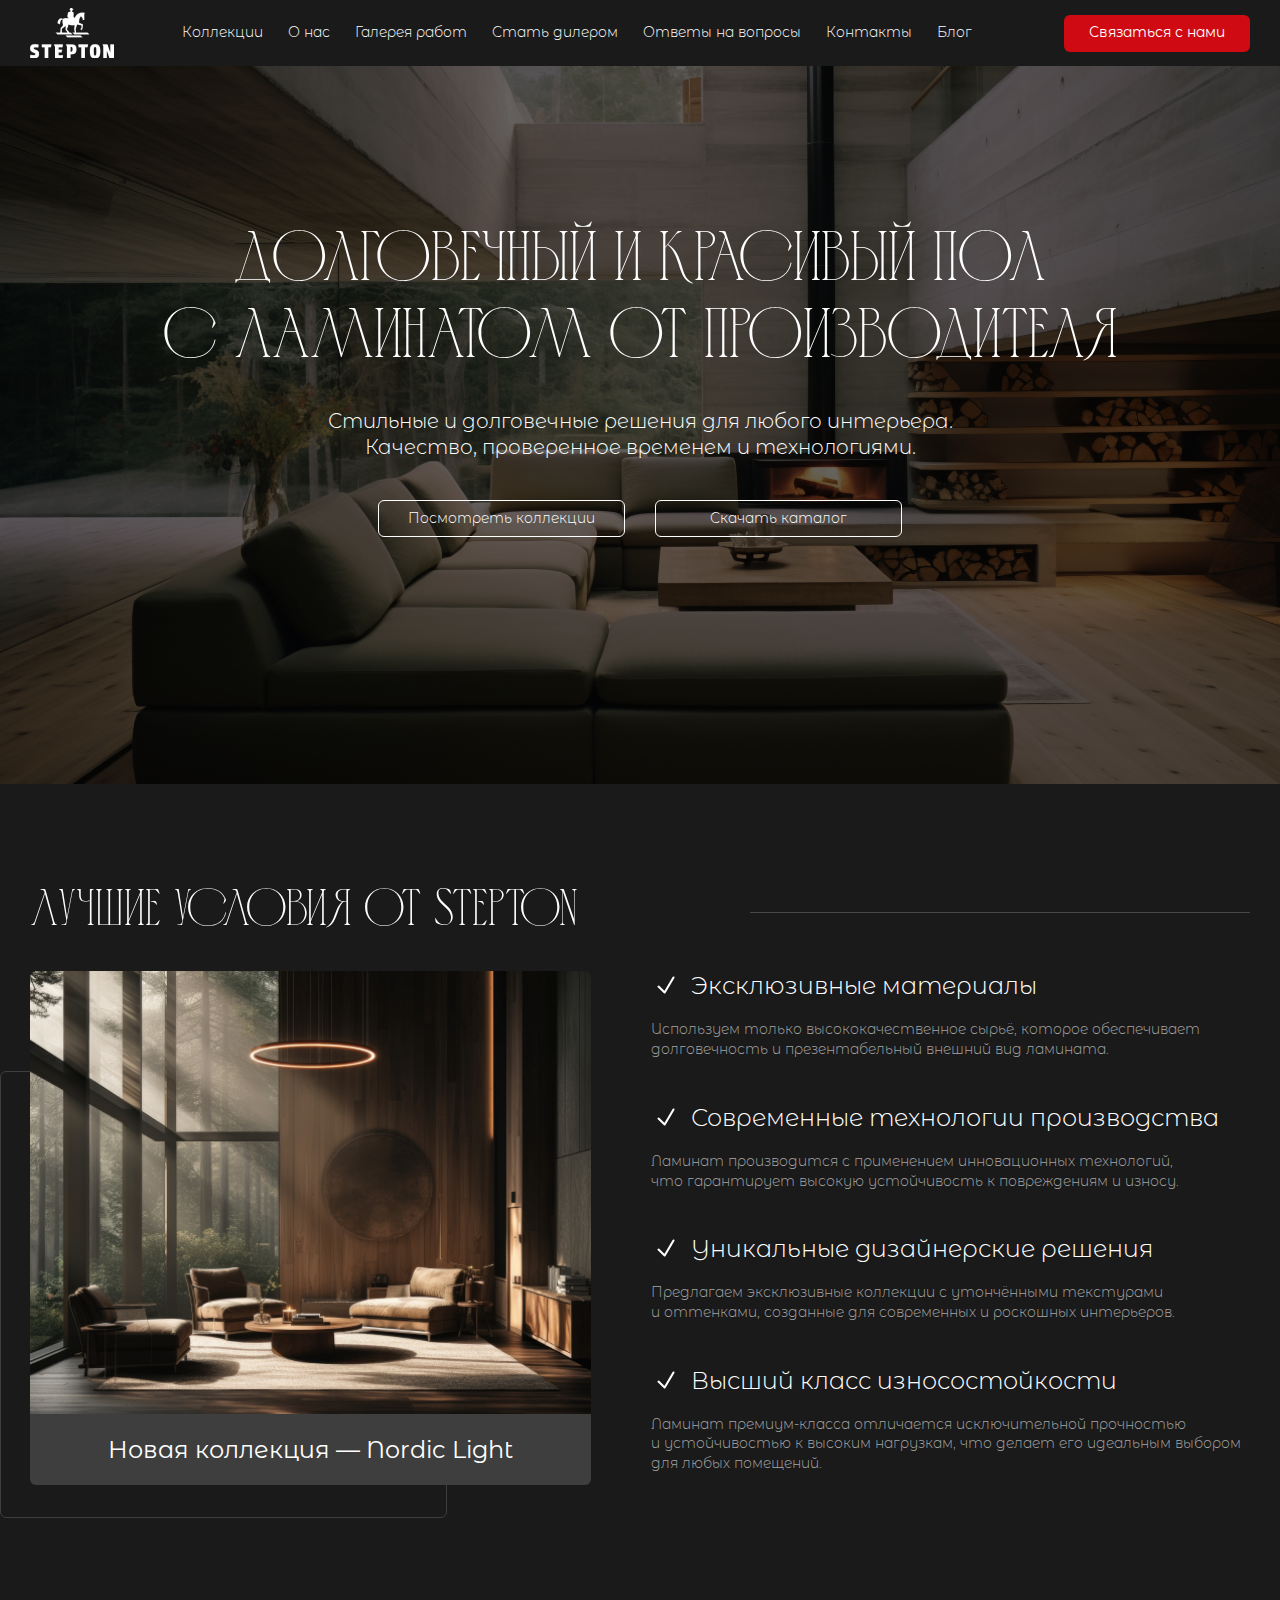
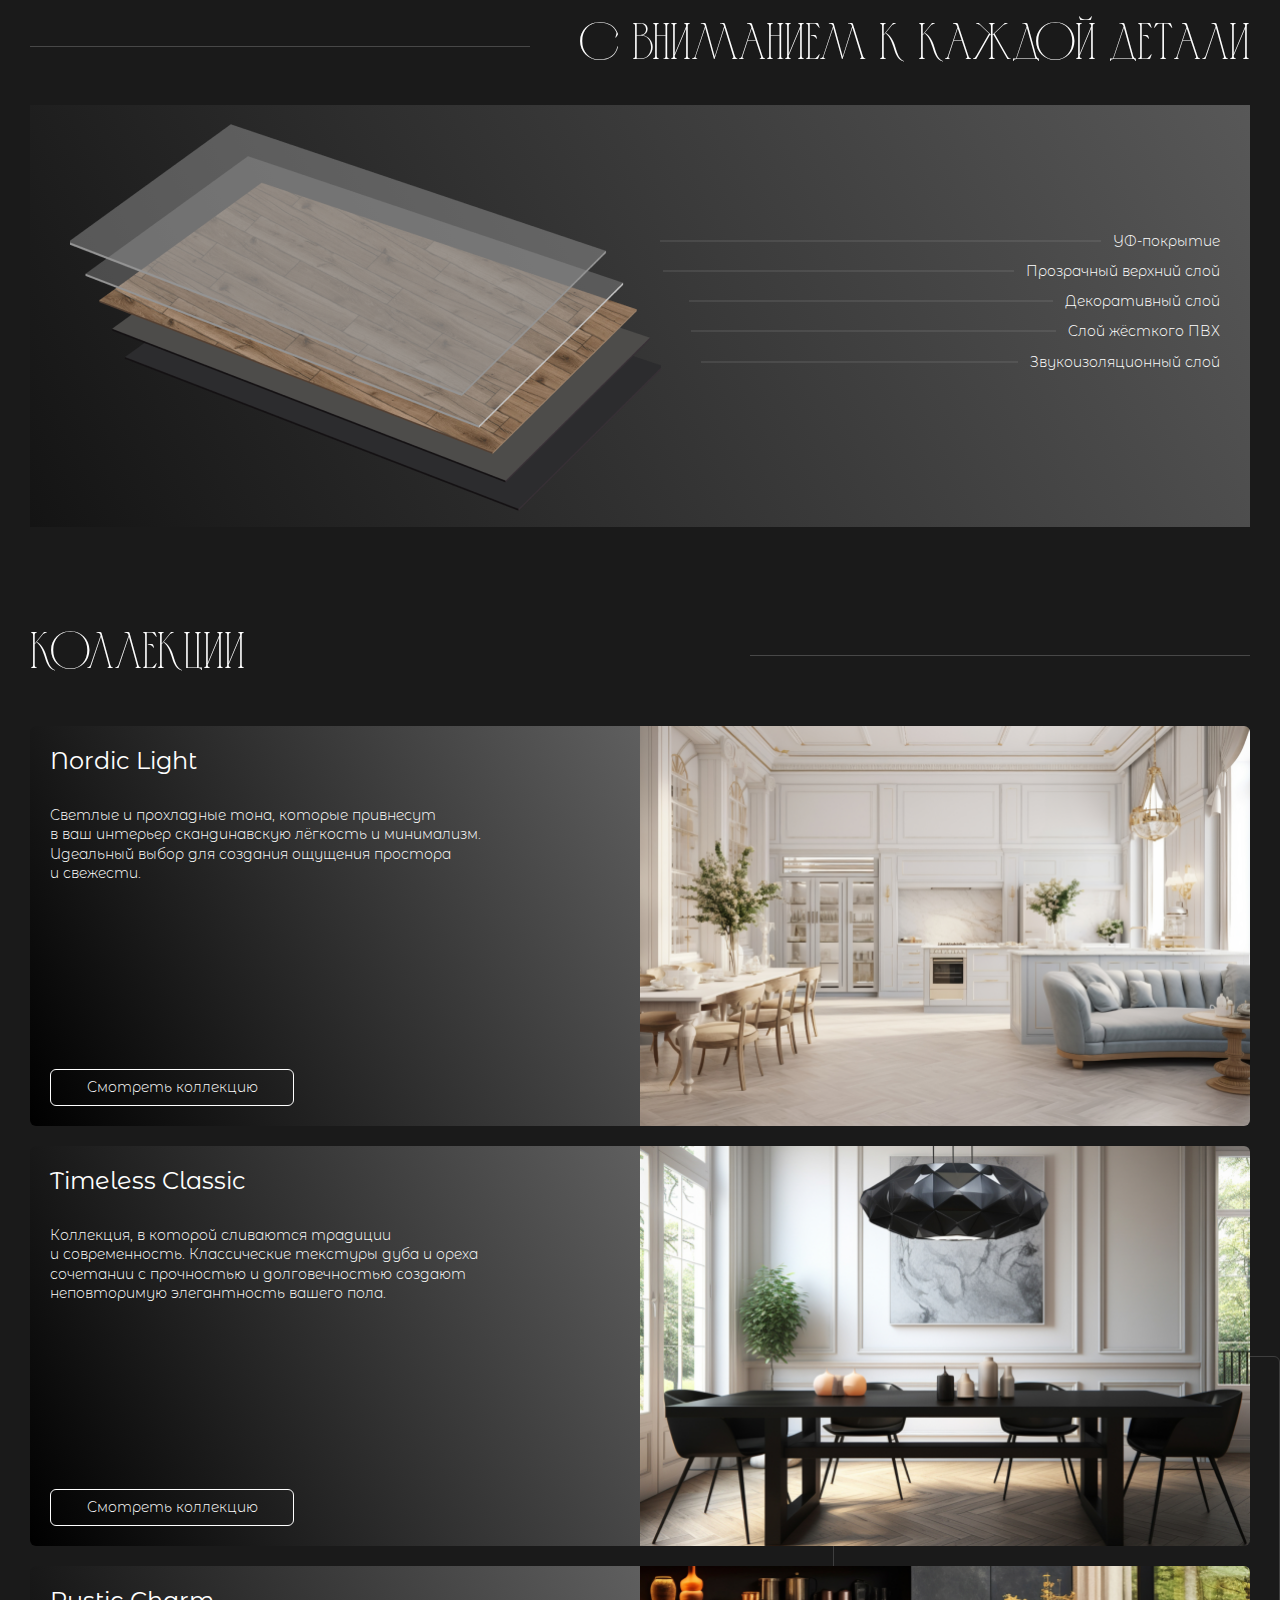
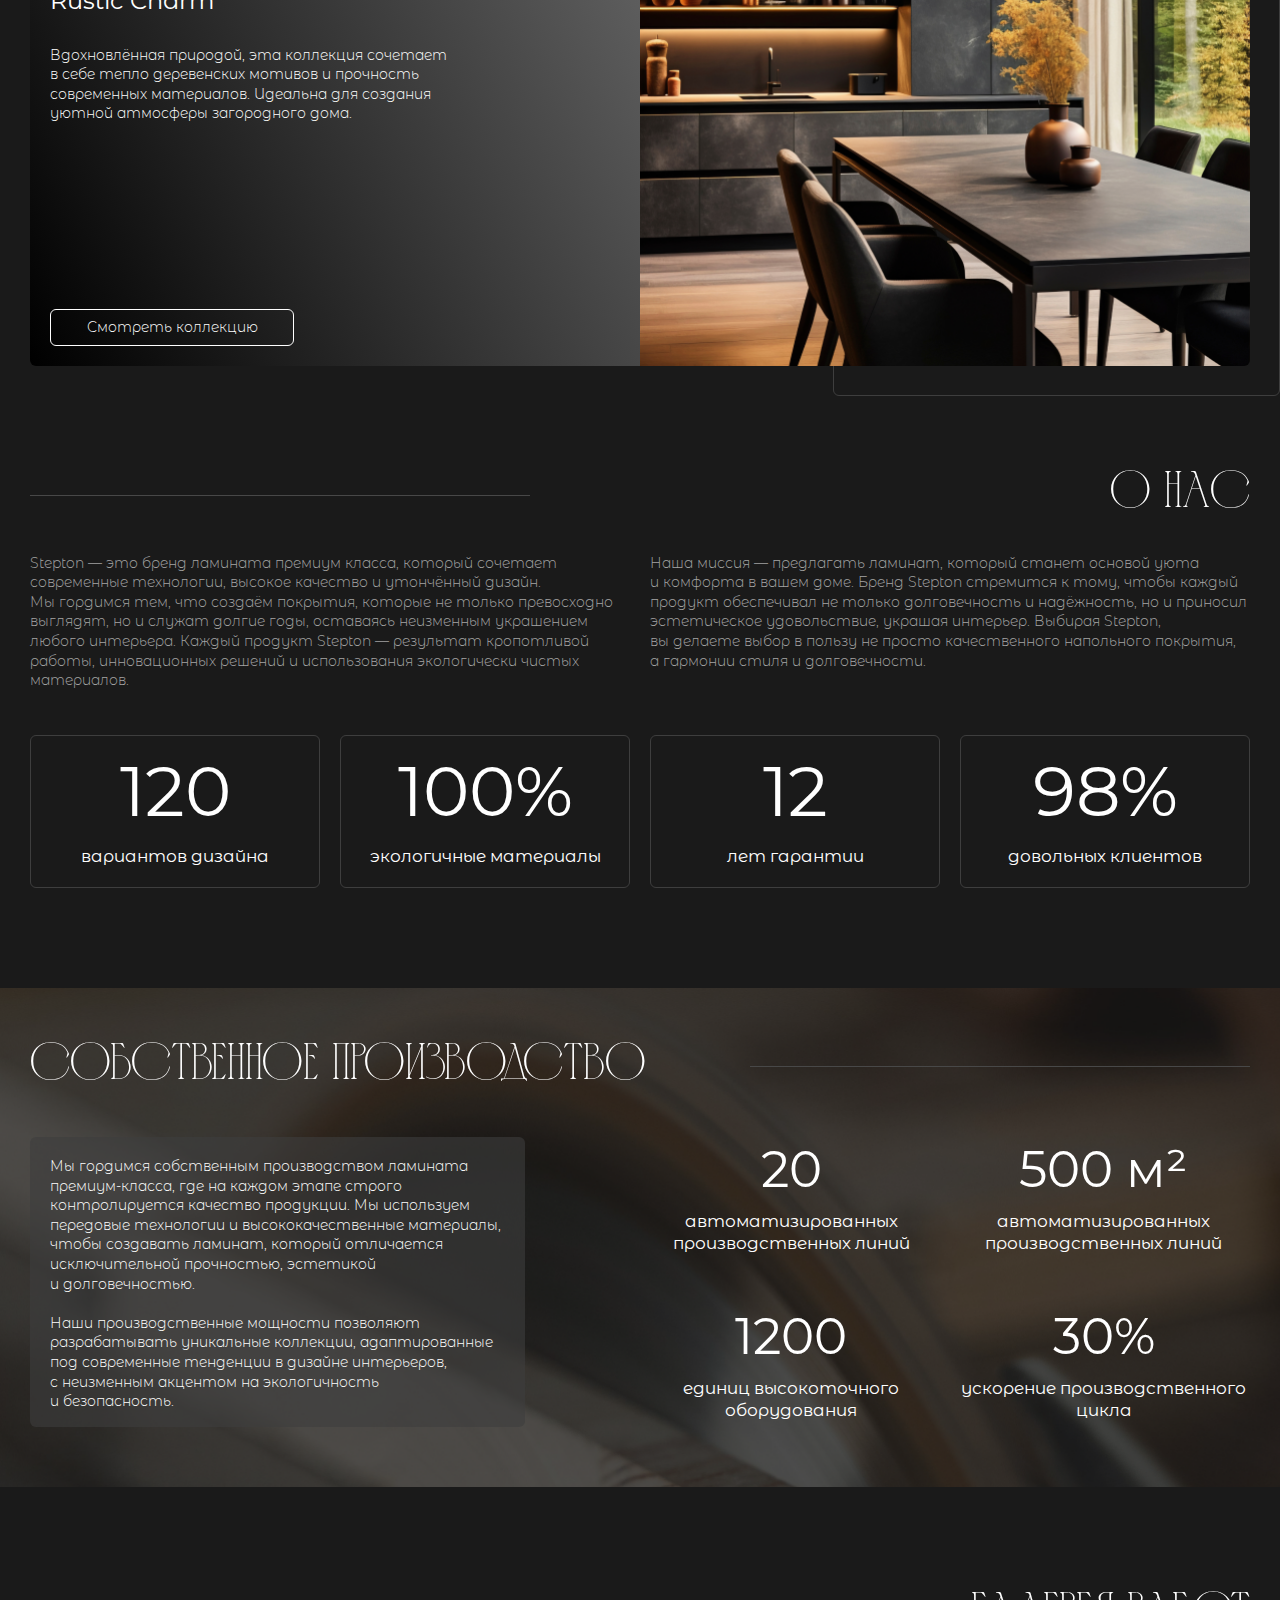
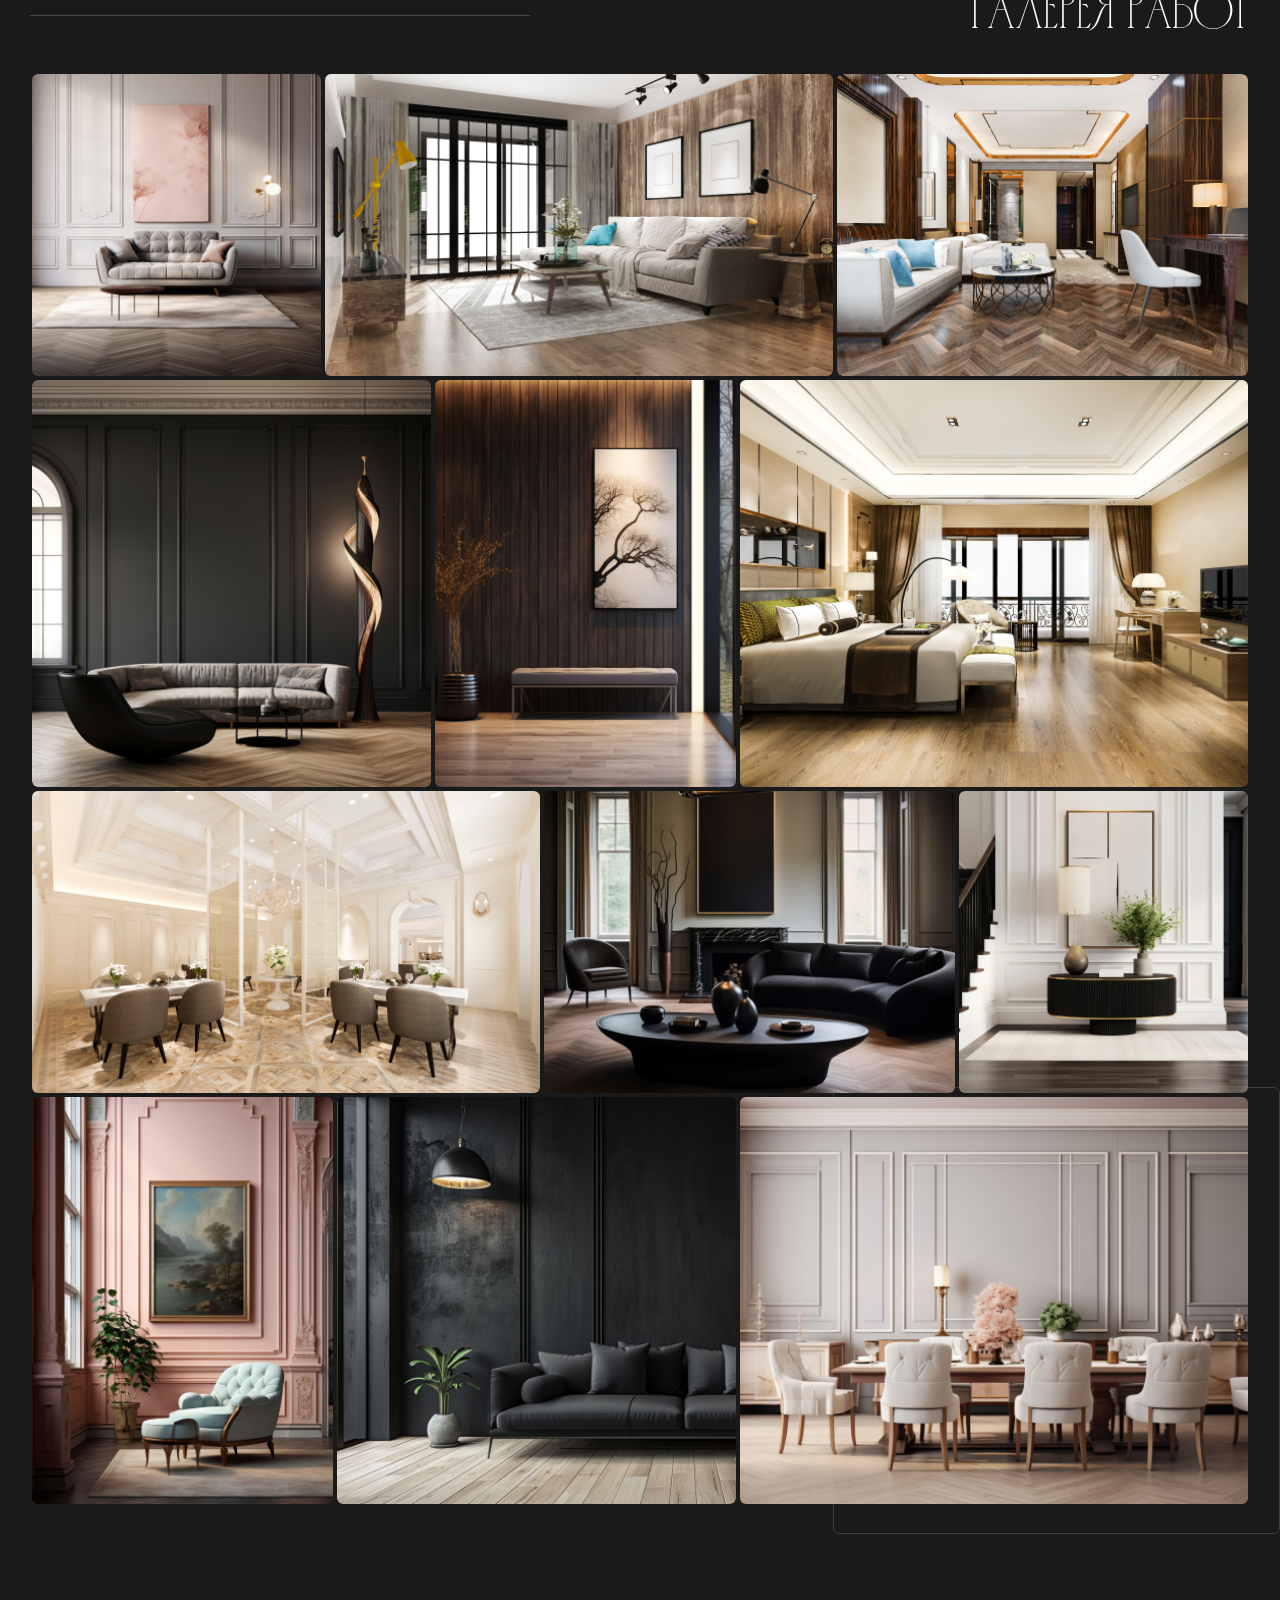
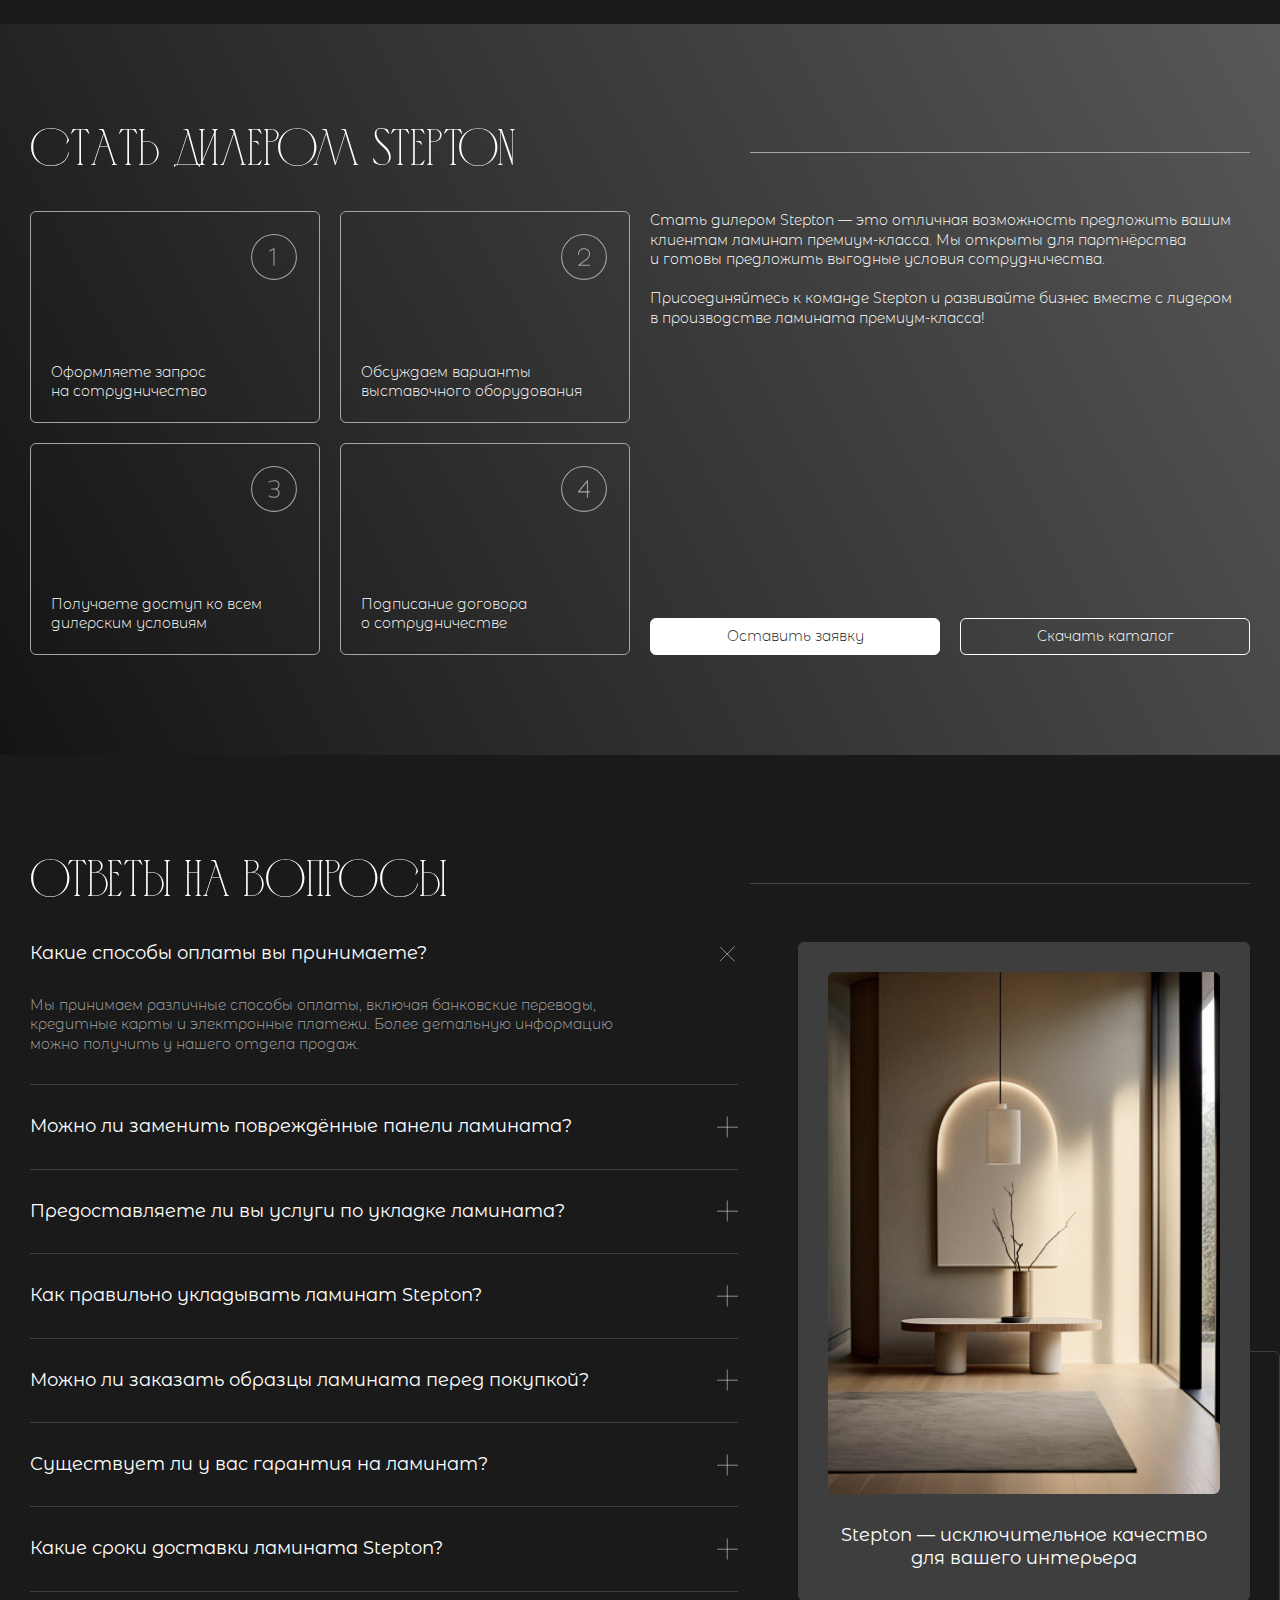
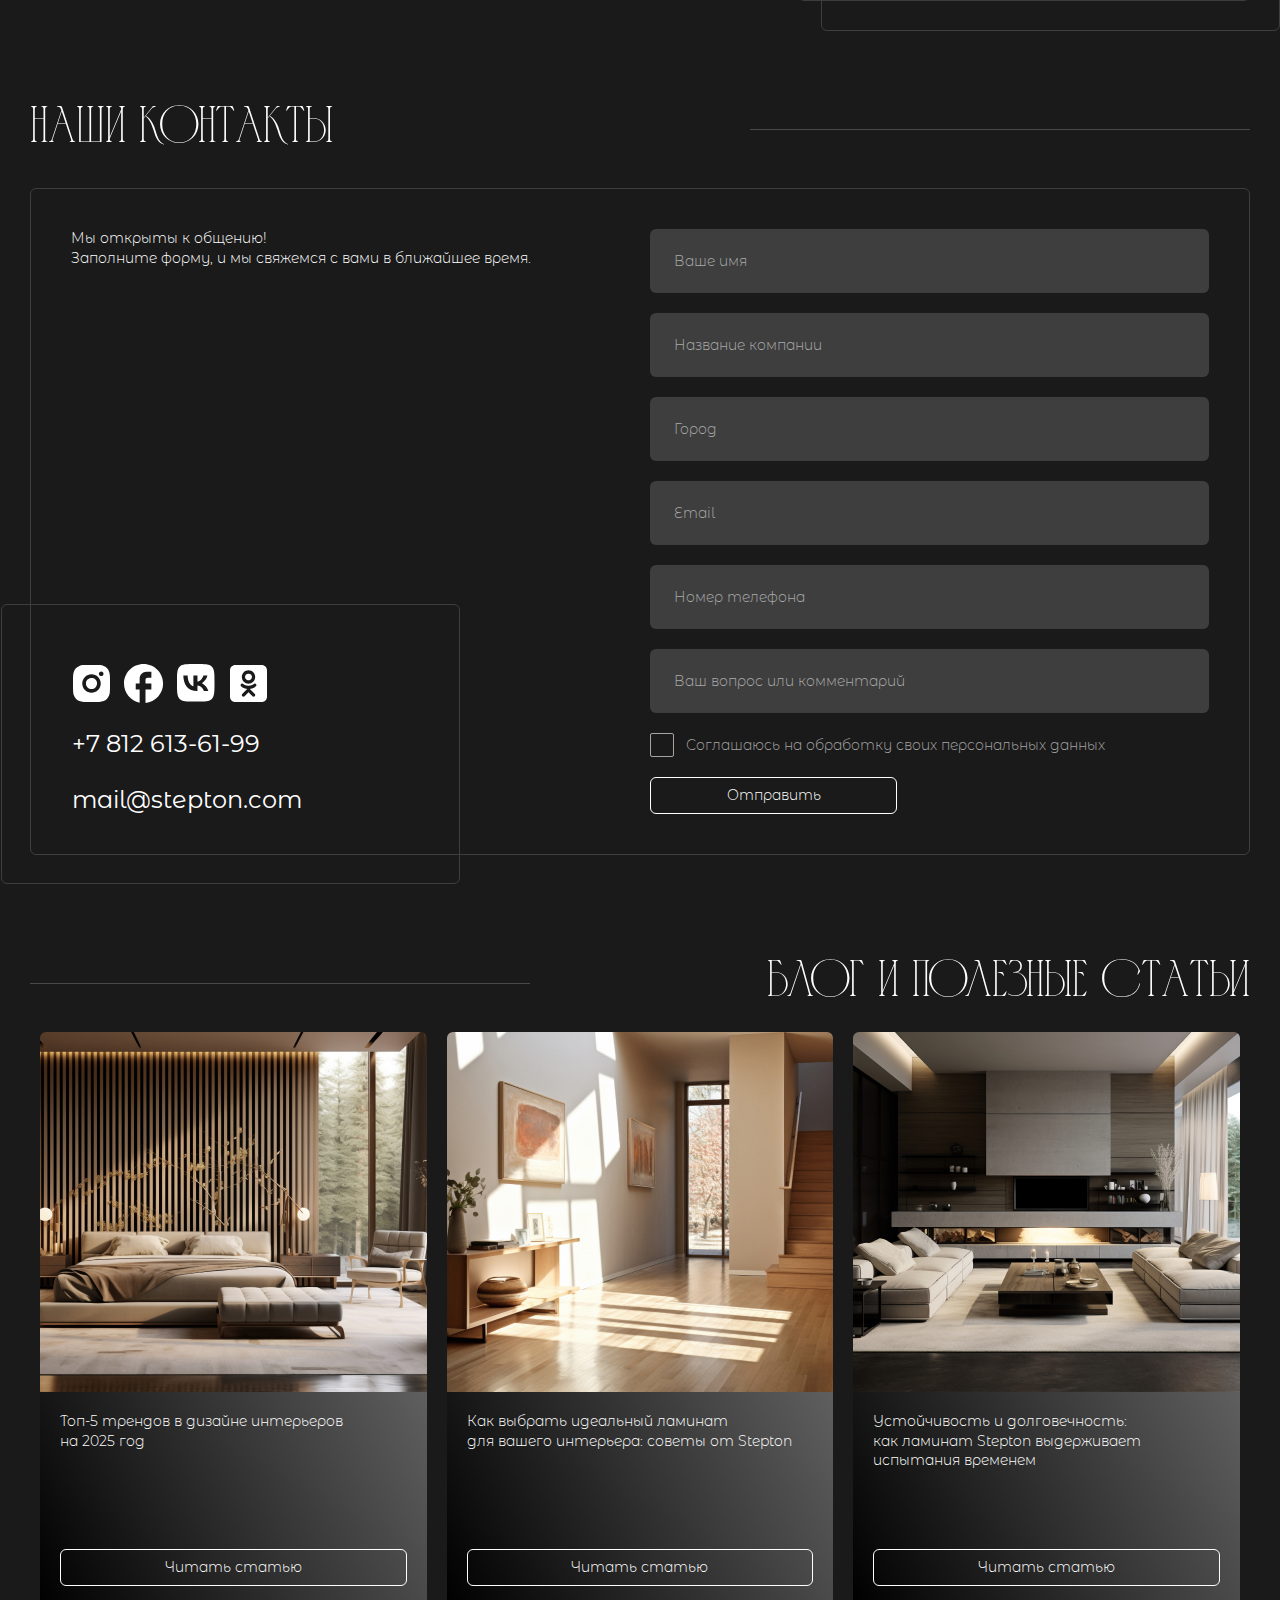
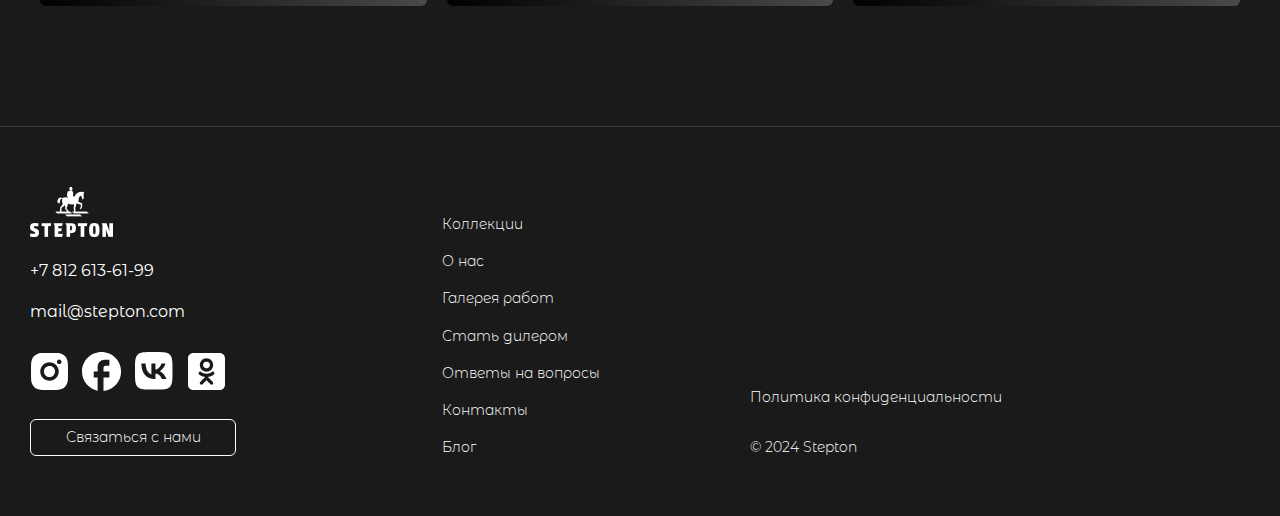
<file: index.html>
<!DOCTYPE html>
<html lang="ru">
  <head>
    <meta charset="utf-8">
    <meta http-equiv="X-UA-Compatible" content="IE=edge">
    <meta name="viewport" content="width=device-width, initial-scale=1">
    <title></title>

    <!-- CSS -->

    <link href="css/main.css" rel="stylesheet">
    <link href="css/media.css" rel="stylesheet">
    <link href="slick/slick.css" rel="stylesheet">
    <link href="slick/slick-theme.css" rel="stylesheet">
    <link rel="preconnect" href="https://fonts.googleapis.com">
    <link rel="preconnect" href="https://fonts.gstatic.com" crossorigin>
    <link href="https://fonts.googleapis.com/css2?family=Montserrat+Alternates:ital,wght@0,100;0,200;0,300;0,400;0,500;0,600;0,700;0,800;0,900;1,100;1,200;1,300;1,400;1,500;1,600;1,700;1,800;1,900&display=swap" rel="stylesheet">
    <link href="https://fonts.cdnfonts.com/css/mirra-auriolic" rel="stylesheet">
  </head>

  
  <body>


    <nav class="mt-mobile nav-open">
      <div class="mt-munu-mb">
        <div class="header_nav header_nav_burger">
              <ul>
                <li>
                  <a href="#">
                    Коллекции
                  </a>
                </li>
                <li>
                  <a href="#">
                    О нас
                  </a>
                </li>
                <li>
                  <a href="#">
                    Галерея работ
                  </a>
                </li>
                <li>
                  <a href="#">
                    Стать дилером
                  </a>
                </li>
                <li>
                  <a href="#">
                    Ответы на вопросы
                  </a>
                </li>
                <li>
                  <a href="#">
                    Контакты
                  </a>
                </li>
                <li>
                  <a href="#">
                    Блог
                  </a>
                </li>
              </ul>
        </div>
        <div class="burger_links">
          <ul>
            <li>
              <a href="#">
                +7 812 613-61-99
              </a>
            </li>
            <li>
              <a href="#">
                mail@stepton.com
              </a>
            </li>
          </ul>
        </div>
        <div class="burger_social">
          <ul>
            <li>
              <a href="#">
                <svg width="40" height="40" viewBox="0 0 40 40" fill="none" xmlns="http://www.w3.org/2000/svg">
                <path d="M21.4024 2C23.4836 2.00555 24.5399 2.01665 25.4519 2.04255L25.8108 2.0555C26.2252 2.0703 26.634 2.0888 27.128 2.111C29.0963 2.20349 30.4394 2.51429 31.6178 2.97123C32.8388 3.44112 33.8674 4.0775 34.8959 5.10422C35.837 6.02871 36.5649 7.14745 37.0289 8.38235C37.4859 9.56077 37.7967 10.9038 37.8892 12.874C37.9114 13.3661 37.9299 13.775 37.9447 14.1912L37.9558 14.5501C37.9835 15.4603 37.9946 16.5166 37.9983 18.5978L38.0002 19.9779V22.4013C38.0047 23.7507 37.9905 25.1 37.9576 26.449L37.9465 26.8079C37.9317 27.2241 37.9132 27.633 37.891 28.1251C37.7985 30.0953 37.484 31.4365 37.0289 32.6168C36.5649 33.8517 35.837 34.9704 34.8959 35.8949C33.9714 36.8359 32.8527 37.5639 31.6178 38.0279C30.4394 38.4848 29.0963 38.7956 27.128 38.8881L25.8108 38.9436L25.4519 38.9547C24.5399 38.9806 23.4836 38.9936 21.4024 38.9973L20.0223 38.9991H17.6007C16.2507 39.0039 14.9007 38.9897 13.5511 38.9566L13.1923 38.9455C12.7531 38.9288 12.314 38.9097 11.8751 38.8881C9.90674 38.7956 8.56367 38.4848 7.3834 38.0279C6.14916 37.5636 5.03107 36.8357 4.10713 35.8949C3.1654 34.9706 2.43682 33.8518 1.97228 32.6168C1.51534 31.4383 1.20455 30.0953 1.11205 28.1251L1.05655 26.8079L1.0473 26.449C1.0132 25.1001 0.997781 23.7507 1.00105 22.4013V18.5978C0.995932 17.2484 1.0095 15.8991 1.04175 14.5501L1.0547 14.1912C1.0695 13.775 1.088 13.3661 1.1102 12.874C1.2027 10.9038 1.51349 9.56262 1.97043 8.38235C2.43605 7.14694 3.16591 6.02816 4.10898 5.10422C5.03239 4.16361 6.14982 3.4357 7.3834 2.97123C8.56367 2.51429 9.90489 2.20349 11.8751 2.111C12.3672 2.0888 12.7779 2.0703 13.1923 2.0555L13.5511 2.0444C14.9001 2.01153 16.2495 1.99735 17.5988 2.00185L21.4024 2ZM19.5006 11.2498C17.0474 11.2498 14.6947 12.2243 12.96 13.959C11.2254 15.6936 10.2508 18.0464 10.2508 20.4996C10.2508 22.9527 11.2254 25.3055 12.96 27.0401C14.6947 28.7748 17.0474 29.7493 19.5006 29.7493C21.9538 29.7493 24.3065 28.7748 26.0412 27.0401C27.7759 25.3055 28.7504 22.9527 28.7504 20.4996C28.7504 18.0464 27.7759 15.6936 26.0412 13.959C24.3065 12.2243 21.9538 11.2498 19.5006 11.2498ZM19.5006 14.9497C20.2294 14.9496 20.9511 15.093 21.6245 15.3718C22.2979 15.6506 22.9098 16.0593 23.4252 16.5746C23.9407 17.0898 24.3496 17.7016 24.6286 18.3749C24.9076 19.0482 25.0513 19.7698 25.0514 20.4986C25.0515 21.2274 24.9081 21.9492 24.6293 22.6225C24.3505 23.2959 23.9418 23.9078 23.4265 24.4232C22.9113 24.9387 22.2995 25.3476 21.6262 25.6266C20.9529 25.9056 20.2313 26.0493 19.5025 26.0494C18.0305 26.0494 16.6189 25.4647 15.5781 24.4239C14.5373 23.3831 13.9526 21.9715 13.9526 20.4996C13.9526 19.0276 14.5373 17.616 15.5781 16.5752C16.6189 15.5344 18.0305 14.9497 19.5025 14.9497M29.2147 8.47484C28.6014 8.47484 28.0132 8.71847 27.5796 9.15214C27.1459 9.58581 26.9023 10.174 26.9023 10.7873C26.9023 11.4006 27.1459 11.9888 27.5796 12.4224C28.0132 12.8561 28.6014 13.0997 29.2147 13.0997C29.828 13.0997 30.4162 12.8561 30.8499 12.4224C31.2835 11.9888 31.5272 11.4006 31.5272 10.7873C31.5272 10.174 31.2835 9.58581 30.8499 9.15214C30.4162 8.71847 29.828 8.47484 29.2147 8.47484Z" fill="white"/>
                </svg>
              </a>
            </li>
            <li>
              <a href="#">
                <svg width="40" height="40" viewBox="0 0 40 40" fill="none" xmlns="http://www.w3.org/2000/svg">
                <path d="M39.0977 20.5489C39.0977 9.75789 30.3398 1 19.5489 1C8.75789 1 0 9.75789 0 20.5489C0 30.0105 6.72481 37.8887 15.6391 39.7068V26.4135H11.7293V20.5489H15.6391V15.6617C15.6391 11.8887 18.7083 8.81955 22.4812 8.81955H27.3684V14.6842H23.4586C22.3835 14.6842 21.5038 15.5639 21.5038 16.6391V20.5489H27.3684V26.4135H21.5038V40C31.3759 39.0226 39.0977 30.6947 39.0977 20.5489Z" fill="white"/>
                </svg>
              </a>
            </li>
            <li>
              <a href="#">
                <svg width="40" height="40" viewBox="0 0 40 40" fill="none" xmlns="http://www.w3.org/2000/svg">
                <path d="M3.625 3.625C1 6.275 1 10.5125 1 19V20.5C1 28.975 1 33.2125 3.625 35.875C6.275 38.5 10.5125 38.5 19 38.5H20.5C28.975 38.5 33.2125 38.5 35.875 35.875C38.5 33.225 38.5 28.9875 38.5 20.5V19C38.5 10.525 38.5 6.2875 35.875 3.625C33.225 1 28.9875 1 20.5 1H19C10.525 1 6.2875 1 3.625 3.625ZM7.325 12.4125H11.625C11.7625 19.5625 14.9125 22.5875 17.4125 23.2125V12.4125H21.45V18.575C23.9125 18.3125 26.5125 15.5 27.3875 12.4H31.4125C31.0841 14.0046 30.4284 15.5243 29.4864 16.8642C28.5444 18.2041 27.3363 19.3354 25.9375 20.1875C27.4988 20.9643 28.8777 22.0634 29.983 23.4122C31.0884 24.7611 31.8951 26.329 32.35 28.0125H27.9125C26.9625 25.05 24.5875 22.75 21.45 22.4375V28.0125H20.95C12.4 28.0125 7.525 22.1625 7.325 12.4125Z" fill="white"/>
                </svg>
              </a>
            </li>
            <li>
              <a href="#">
                <svg width="40" height="40" viewBox="0 0 40 40" fill="none" xmlns="http://www.w3.org/2000/svg">
                <path d="M20.5 10.6801C20.0539 10.6578 19.608 10.7263 19.1892 10.8816C18.7704 11.037 18.3876 11.2758 18.064 11.5836C17.7404 11.8914 17.4827 12.2618 17.3066 12.6722C17.1306 13.0827 17.0398 13.5247 17.0398 13.9713C17.0398 14.4179 17.1306 14.8599 17.3066 15.2704C17.4827 15.6809 17.7404 16.0512 18.064 16.3591C18.3876 16.6669 18.7704 16.9057 19.1892 17.061C19.608 17.2163 20.0539 17.2849 20.5 17.2625C20.9461 17.2849 21.392 17.2163 21.8108 17.061C22.2296 16.9057 22.6124 16.6669 22.936 16.3591C23.2596 16.0512 23.5173 15.6809 23.6934 15.2704C23.8694 14.8599 23.9602 14.4179 23.9602 13.9713C23.9602 13.5247 23.8694 13.0827 23.6934 12.6722C23.5173 12.2618 23.2596 11.8914 22.936 11.5836C22.6124 11.2758 22.2296 11.037 21.8108 10.8816C21.392 10.7263 20.9461 10.6578 20.5 10.6801ZM33.7143 2H7.28571C4.37031 2 2 4.37031 2 7.28571V33.7143C2 36.6297 4.37031 39 7.28571 39H33.7143C36.6297 39 39 36.6297 39 33.7143V7.28571C39 4.37031 36.6297 2 33.7143 2ZM20.5 7.27746C22.2753 7.27746 23.9779 7.9827 25.2333 9.23804C26.4886 10.4934 27.1939 12.196 27.1939 13.9713C27.1939 15.7466 26.4886 17.4492 25.2333 18.7046C23.9779 19.9599 22.2753 20.6652 20.5 20.6652C18.7247 20.6652 17.0221 19.9599 15.7667 18.7046C14.5114 17.4492 13.8061 15.7466 13.8061 13.9713C13.8061 12.196 14.5114 10.4934 15.7667 9.23804C17.0221 7.9827 18.7247 7.27746 20.5 7.27746ZM25.3975 21.1772C26.785 20.0871 27.8339 20.723 28.2138 21.4746C28.858 22.796 28.123 23.4319 26.4382 24.5304C25.0259 25.4306 23.0768 25.7857 21.7967 25.9179L22.8703 26.9833L26.8098 30.9228C28.2469 32.4011 25.9013 34.7054 24.4478 33.2848C23.4567 32.2772 22.0114 30.8319 20.5083 29.3288L16.5687 33.2848C15.1069 34.7054 12.7696 32.3763 14.2232 30.9228L15.2556 29.8904C16.1145 29.0315 17.1221 28.0156 18.1627 26.9833L19.2281 25.9179C17.9563 25.7857 15.9824 25.4471 14.5536 24.5304C12.877 23.4319 12.1337 22.8042 12.7862 21.4746C13.1661 20.723 14.215 20.0871 15.6025 21.1772C15.6025 21.1772 17.4772 22.6638 20.5 22.6638C23.5228 22.6638 25.3975 21.1772 25.3975 21.1772Z" fill="white"/>
                </svg>
              </a>
            </li>
          </ul>
        </div>
        <div class="burger_button">
          <button>
            Связаться с нами
          </button>
        </div>
      </div>
    </nav>
    
    <div class="relative">
      <div class="burger">
              <i>
                <svg width="50" height="50" viewBox="0 0 50 50" fill="none" xmlns="http://www.w3.org/2000/svg">
                <path d="M8.59375 14.8438H41.4062M8.59375 25H41.4062M8.59375 35.1562H41.4062" stroke="white" stroke-width="4.6875" stroke-miterlimit="10" stroke-linecap="round"/>
                </svg>
              </i>
              <i>
                <svg width="38" height="38" viewBox="0 0 38 38" fill="none" xmlns="http://www.w3.org/2000/svg">
                <path d="M28.5 9.5L9.5 28.5" stroke="white" stroke-width="4" stroke-linecap="round" stroke-linejoin="round"/>
                <path d="M9.5 9.5L28.5 28.5" stroke="white" stroke-width="4" stroke-linecap="round" stroke-linejoin="round"/>
                </svg>
              </i> 
      </div>
      <header class="header">
        <div class="container">
          <div class="header_wrap">
            <div class="header_logo">
              <a href="#">
                <img src="images/header_logo.png" alt="">
              </a>
            </div>
            <div class="header_nav">
              <ul>
                <li>
                  <a href="#">
                    Коллекции
                  </a>
                </li>
                <li>
                  <a href="#">
                    О нас
                  </a>
                </li>
                <li>
                  <a href="#">
                    Галерея работ
                  </a>
                </li>
                <li>
                  <a href="#">
                    Стать дилером
                  </a>
                </li>
                <li>
                  <a href="#">
                    Ответы на вопросы
                  </a>
                </li>
                <li>
                  <a href="#">
                    Контакты
                  </a>
                </li>
                <li>
                  <a href="#">
                    Блог
                  </a>
                </li>
              </ul>
            </div>
            <div class="header_button">
              <button>
                Связаться с нами
              </button>
            </div>
          </div>
        </div>
      </header>
    </div>

    <section class="one">
      <div class="container">
        <h1>
          Долговечный и красивый пол с ламинатом от производителя
        </h1>
        <p>
          Стильные и долговечные решения для любого интерьера. <br>Качество, проверенное временем и технологиями.
        </p>
        <div class="one_wrap">
          <div class="one_block">
            <div class="one_link">
              <a href="#">
                Посмотреть коллекции
              </a>
            </div>
          </div>
          <div class="one_block">
            <div class="one_link">
              <button>
                Скачать каталог
              </button>
            </div>
          </div>
        </div>
      </div>
    </section>

    <section class="two">
      <div class="container">
        <div class="top">
          <h2>
            Лучшие условия от Stepton
          </h2>
          <div class="restagle"></div>
        </div>
        <div class="two_relative">
          <div class="two_restagle"></div>
          <div class="two_wrap">
            <div class="two_block">
              <div class="two_img">
                <img src="images/two_img.png" alt="">
                <div class="two_absolute">
                  <h3>
                    Новая коллекция — Nordic Light
                  </h3>
                </div>
              </div>
            </div>
            <div class="two_block">
              <ul>
                <div>
                  <li>
                    <h3>
                      Эксклюзивные материалы
                    </h3>
                  </li>
                  <p>
                    Используем только высококачественное сырьё, которое обеспечивает долговечность и презентабельный внешний вид ламината.
                  </p>
                </div>
                <div>
                  <li>
                    <h3>
                      Современные технологии производства
                    </h3>
                  </li>
                  <p>
                    Ламинат производится с применением инновационных технологий, что гарантирует высокую устойчивость к повреждениям и износу.
                  </p>
                </div>
                <div>
                  <li>
                    <h3>
                      Уникальные дизайнерские решения
                    </h3>
                  </li>
                  <p>
                    Предлагаем эксклюзивные коллекции с утончёнными текстурами и оттенками, созданные для современных и роскошных интерьеров.
                  </p>
                </div>
                <div>
                  <li>
                    <h3>
                      Высший класс износостойкости
                    </h3>
                  </li>
                  <p>
                    Ламинат премиум-класса отличается исключительной прочностью и устойчивостью к высоким нагрузкам, что делает его идеальным выбором для любых помещений.
                  </p>
                </div>
              </ul>
            </div>
          </div>
        </div> 
      </div>
    </section>

    <section class="three">
      <div class="container">
        <div class="top">
          <div class="restagle"></div>
          <h2>
            С вниманием к каждой детали
          </h2>
        </div>
        <div class="three_wrap">
          <div class="three_block">
            <div class="three_border">
              <div class="three_img">
                <img src="images/three_img.png" alt="">
              </div>
              <ol>
                <li>
                  <p>
                    1
                  </p>
                </li>
                <li>
                  <p>
                    2
                  </p>
                </li>
                <li>
                  <p>
                    3
                  </p>
                </li>
                <li>
                  <p>
                    4
                  </p>
                </li>
                <li>
                  <p>
                    5
                  </p>
                </li>
              </ol>
            </div>
          </div>
          <div class="three_block">
            <ul>
              <li>
                <div class="three_restagle">
                  <img src="images/three_restagle.svg" alt="">
                </div>
                <p>
                  УФ-покрытие
                </p>
              </li>
              <li>
                <div class="three_restagle">
                  <img src="images/three_restagle2.svg" alt="">
                </div>
                <p>
                  Прозрачный верхний слой
                </p>
              </li>
              <li>
                <div class="three_restagle">
                  <img src="images/three_restagle3.svg" alt="">
                </div>
                <p>
                  Декоративный слой
                </p>
              </li>
              <li>
                <div class="three_restagle">
                  <img src="images/three_restagle4.svg" alt="">
                </div>
                <p>
                  Cлой жёсткого ПВХ
                </p>
              </li>
              <li>
                <div class="three_restagle">
                  <img src="images/three_restagle5.svg" alt="">
                </div>
                <p>
                  Звукоизоляционный слой
                </p>
              </li>
            </ul>
          </div>
        </div>
      </div>
    </section>

    <section class="four">
      <div class="container">
        <div class="top">
          <h2>
            Коллекции
          </h2>
          <div class="restagle"></div>
        </div>
        <div class="four_relative">
          <div class="four_absolute"></div>
          <div class="four_inner">
            <div class="four_block">
              <div class="four_border">
                <div class="four_border_block">
                  <div class="four_border_border">
                    <div class="four_flex">
                      <div class="four_top">
                        <h3>
                          Nordic Light
                        </h3>
                        <p>
                          Светлые и прохладные тона, которые привнесут в ваш интерьер скандинавскую лёгкость и минимализм. Идеальный выбор для создания ощущения простора и свежести.
                        </p>
                      </div>
                      <div class="four_bottom">
                        <div class="four_link">
                          <a href="#">
                            Смотреть коллекцию
                          </a>
                        </div>
                      </div>
                    </div>
                  </div>
                </div>
                <div class="four_border_block">
                  <div class="four_img">
                    <img src="images/four_img.png" alt="">
                  </div>
                </div>
              </div>
            </div>
            <div class="four_block">
              <div class="four_border">
                <div class="four_border_block">
                  <div class="four_border_border">
                    <div class="four_flex">
                      <div class="four_top">
                        <h3>
                          Timeless Classic
                        </h3>
                        <p>
                          Коллекция, в которой сливаются традиции и современность. Классические текстуры дуба и ореха сочетании с прочностью и долговечностью создают неповторимую элегантность вашего пола.
                        </p>
                      </div>
                      <div class="four_bottom">
                        <div class="four_link">
                          <a href="#">
                            Смотреть коллекцию
                          </a>
                        </div>
                      </div>
                    </div>
                  </div>
                </div>
                <div class="four_border_block">
                  <div class="four_img">
                    <img src="images/four_img2.png" alt="">
                  </div>
                </div>
              </div>
            </div>
            <div class="four_block">
              <div class="four_border">
                <div class="four_border_block">
                  <div class="four_border_border">
                    <div class="four_flex">
                      <div class="four_top">
                        <h3>
                          Rustic Charm
                        </h3>
                        <p>
                          Вдохновлённая природой, эта коллекция сочетает в себе тепло деревенских мотивов и прочность современных материалов. Идеальна для создания уютной атмосферы загородного дома.
                        </p>
                      </div>
                      <div class="four_bottom">
                        <div class="four_link">
                          <a href="#">
                            Смотреть коллекцию
                          </a>
                        </div>
                      </div>
                    </div>
                  </div>
                </div>
                <div class="four_border_block">
                  <div class="four_img">
                    <img src="images/four_img3.png" alt="">
                  </div>
                </div>
              </div>
            </div>
          </div>
        </div>
      </div>
    </section>

    <section class="five">
      <div class="container">
        <div class="top">
          <div class="restagle"></div>
          <h2>
            О нас
          </h2>
        </div>
        <div class="five_wrap">
          <div class="five_block">
            <p>
              Stepton — это бренд ламината премиум класса, который сочетает современные технологии, высокое качество и утончённый дизайн. Мы гордимся тем, что создаём покрытия, которые не только превосходно выглядят, но и служат долгие годы, оставаясь неизменным украшением любого интерьера. Каждый продукт Stepton — результат кропотливой работы, инновационных решений и использования экологически чистых материалов.
            </p>
          </div>
          <div class="five_block">
            <p>
              Наша миссия — предлагать ламинат, который станет основой уюта и комфорта в вашем доме. Бренд Stepton стремится к тому, чтобы каждый продукт обеспечивал не только долговечность и надёжность, но и приносил эстетическое удовольствие, украшая интерьер. Выбирая Stepton, вы делаете выбор в пользу не просто качественного напольного покрытия, а гармонии стиля и долговечности.
            </p>
          </div>
        </div>
        <div class="five_inner">
          <div class="five_inner_block">
            <div class="five_inner_border">
              <h3>
                120
              </h3>
              <h4>
                вариантов дизайна
              </h4>
            </div>
          </div>
          <div class="five_inner_block">
            <div class="five_inner_border">
              <h3>
                100%
              </h3>
              <h4>
                экологичные материалы
              </h4>
            </div>
          </div>
          <div class="five_inner_block">
            <div class="five_inner_border">
              <h3>
                12
              </h3>
              <h4>
                лет гарантии
              </h4>
            </div>
          </div>
          <div class="five_inner_block">
            <div class="five_inner_border">
              <h3>
                98%
              </h3>
              <h4>
                довольных клиентов
              </h4>
            </div>
          </div>
        </div>
      </div>
    </section>

    <section class="six">
      <div class="container">
        <div class="top">
          <h2>
            Собственное производство
          </h2>
          <div class="restagle"></div>
        </div>
        <div class="six_wrap">
          <div class="six_block">
            <div class="six_border">
              <p>
                Мы гордимся собственным производством ламината премиум-класса, где на каждом этапе строго контролируется качество продукции. Мы используем передовые технологии и высококачественные материалы, чтобы создавать ламинат, который отличается исключительной прочностью, эстетикой и долговечностью. <br><br>Наши производственные мощности позволяют разрабатывать уникальные коллекции, адаптированные под современные тенденции в дизайне интерьеров, с неизменным акцентом на экологичность и безопасность.
              </p>
            </div>
          </div>
          <div class="six_block">
            <div class="six_inner">
              <div class="six_inner_block">
                <h3>
                  20
                </h3>
                <h4>
                  автоматизированных производственных линий
                </h4>
              </div>
              <div class="six_inner_block">
                <h3>
                  500 м²
                </h3>
                <h4>
                  автоматизированных производственных линий
                </h4>
              </div>
              <div class="six_inner_block">
                <h3>
                  1200
                </h3>
                <h4>
                  единиц высокоточного оборудования
                </h4>
              </div>
              <div class="six_inner_block">
                <h3>
                  30%
                </h3>
                <h4>
                  ускорение производственного цикла
                </h4>
              </div>
            </div>
          </div>
        </div>
      </div>
    </section>

    <section class="seven">
      <div class="container">
        <div class="top">
          <div class="restagle"></div>
          <h2>
            Галерея работ
          </h2>
        </div>
        <div class="seven_relative">
          <div class="seven_absolute"></div>
          <div class="seven_wrap">
            <div class="seven_block">
              <div class="seven_img">
                <img src="images/seven_img.png" alt="">
              </div>
            </div>
            <div class="seven_block">
              <div class="seven_img">
                <img src="images/seven_img2.png" alt="">
              </div>
            </div>
            <div class="seven_block">
              <div class="seven_slayder">
                <div class="slider seven_sl">
                  <div>
                    <div class="seven_img">
                      <img src="images/seven_img3.png" alt="">
                    </div>
                  </div>
                  <div>
                    <div class="seven_img">
                      <img src="images/seven_img3.png" alt="">
                    </div>
                  </div>
                  <div>
                    <div class="seven_img">
                      <img src="images/seven_img3.png" alt="">
                    </div>
                  </div>
                </div>
              </div>
            </div>
            <div class="seven_block">
              <div class="seven_img">
                <img src="images/seven_img4.png" alt="">
              </div>
            </div>
            <div class="seven_block">
              <div class="seven_img">
                <img src="images/seven_img5.png" alt="">
              </div>
            </div>
            <div class="seven_block">
              <div class="seven_img">
                <img src="images/seven_img6.png" alt="">
              </div>
            </div>
            <div class="seven_block">
              <div class="seven_img">
                <img src="images/seven_img7.png" alt="">
              </div>
            </div>
            <div class="seven_block">
              <div class="seven_img">
                <img src="images/seven_img8.png" alt="">
              </div>
            </div>
            <div class="seven_block">
              <div class="seven_img">
                <img src="images/seven_img9.png" alt="">
              </div>
            </div>
            <div class="seven_block">
              <div class="seven_slayder">
                <div class="slider seven_sl">
                  <div>
                    <div class="seven_img">
                      <img src="images/seven_img10.png" alt="">
                    </div>
                  </div>
                  <div>
                    <div class="seven_img">
                      <img src="images/seven_img10.png" alt="">
                    </div>
                  </div>
                  <div>
                    <div class="seven_img">
                      <img src="images/seven_img10.png" alt="">
                    </div>
                  </div>
                </div>
              </div>
            </div>
            <div class="seven_block">
              <div class="seven_img">
                <img src="images/seven_img11.png" alt="">
              </div>
            </div>
            <div class="seven_block">
              <div class="seven_img">
                <img src="images/seven_img12.png" alt="">
              </div>
            </div>
          </div>
        </div>
      </div>
    </section>

    <section class="eight">
      <div class="container">
        <div class="top">
          <h2>
            Стать дилером Stepton
          </h2>
          <div class="restagle"></div>
        </div>
        <div class="eight_wrap">
          <div class="eight_block">
            <div class="eight_inner">
              <div class="eight_inner_block">
                <div class="eight_border">
                  <div class="eight_flex">
                    <div class="eight_number">
                      <img src="images/eight_number.svg" alt="">
                    </div>
                    <div class="eight_bottom">
                      <p>
                        Оформляете запрос на сотрудничество
                      </p>
                    </div>
                  </div>
                </div>
              </div>
              <div class="eight_inner_block">
                <div class="eight_border">
                  <div class="eight_flex">
                    <div class="eight_number">
                      <img src="images/eight_number2.svg" alt="">
                    </div>
                    <div class="eight_bottom">
                      <p>
                        Обсуждаем варианты выставочного оборудования
                      </p>
                    </div>
                  </div>
                </div>
              </div>
              <div class="eight_inner_block">
                <div class="eight_border">
                  <div class="eight_flex">
                    <div class="eight_number">
                      <img src="images/eight_number3.svg" alt="">
                    </div>
                    <div class="eight_bottom">
                      <p>
                        Получаете доступ ко всем дилерским условиям
                      </p>
                    </div>
                  </div>
                </div>
              </div>
              <div class="eight_inner_block">
                <div class="eight_border">
                  <div class="eight_flex">
                    <div class="eight_number">
                      <img src="images/eight_number4.svg" alt="">
                    </div>
                    <div class="eight_bottom">
                      <p>
                        Подписание договора о сотрудничестве
                      </p>
                    </div>
                  </div>
                </div>
              </div>
            </div>
          </div>
          <div class="eight_block">
            <p>
              Стать дилером Stepton — это отличная возможность предложить вашим клиентам ламинат премиум-класса. Мы открыты для партнёрства и готовы предложить выгодные условия сотрудничества. <br><br>Присоединяйтесь к команде Stepton и развивайте бизнес вместе с лидером в производстве ламината премиум-класса!
            </p>
          </div>
        </div>
        <div class="eight_buttons">
          <div class="eight_botton">
            <button>
              Оставить заявку
            </button>
          </div>
          <div class="eight_botton eight_botton_color">
            <button>
              Скачать каталог
            </button>
          </div>
        </div>
      </div>
    </section>

    <section class="nine">
      <div class="container">
        <div class="top">
          <h2>
            Ответы на вопросы
          </h2>
          <div class="restagle"></div>
        </div>
        <div class="nine_relative">
          <div class="nine_absolute"></div>
          <div class="nine_wrap">
            <div class="nine_block">
              <div class="nine_accordion">
                <ul id="accordion" class="accordion">
                  <li class="open">
                    <div class="link">
                      <h3>
                        Какие способы оплаты вы принимаете?
                      </h3>
                      <svg width="21" height="22" viewBox="0 0 21 22" fill="none" xmlns="http://www.w3.org/2000/svg">
                      <path d="M10.25 0.442383L10.25 21.4424M0 11.1924H21" stroke="white" stroke-width="0.5"/>
                      </svg>
                    </div>
                    <div class="nine_content" style="display: block;">
                      <p>
                        Мы принимаем различные способы оплаты, включая банковские переводы, кредитные карты и электронные платежи. Более детальную информацию можно получить у нашего отдела продаж.
                      </p>
                    </div>
                  </li>
                  <li>
                    <div class="link">
                      <h3>
                        Можно ли заменить повреждённые панели ламината?
                      </h3>
                      <svg width="21" height="22" viewBox="0 0 21 22" fill="none" xmlns="http://www.w3.org/2000/svg">
                      <path d="M10.25 0.442383L10.25 21.4424M0 11.1924H21" stroke="white" stroke-width="0.5"/>
                      </svg>
                    </div>
                    <div class="nine_content">
                      <p>
                        Мы принимаем различные способы оплаты, включая банковские переводы, кредитные карты и электронные платежи. Более детальную информацию можно получить у нашего отдела продаж.
                      </p>
                    </div>
                  </li>
                  <li>
                    <div class="link">
                      <h3>
                        Предоставляете ли вы услуги по укладке ламината?
                      </h3>
                      <svg width="21" height="22" viewBox="0 0 21 22" fill="none" xmlns="http://www.w3.org/2000/svg">
                      <path d="M10.25 0.442383L10.25 21.4424M0 11.1924H21" stroke="white" stroke-width="0.5"/>
                      </svg>
                    </div>
                    <div class="nine_content">
                      <p>
                        Мы принимаем различные способы оплаты, включая банковские переводы, кредитные карты и электронные платежи. Более детальную информацию можно получить у нашего отдела продаж.
                      </p>
                    </div>
                  </li>
                  <li>
                    <div class="link">
                      <h3>
                        Как правильно укладывать ламинат Stepton?
                      </h3>
                      <svg width="21" height="22" viewBox="0 0 21 22" fill="none" xmlns="http://www.w3.org/2000/svg">
                      <path d="M10.25 0.442383L10.25 21.4424M0 11.1924H21" stroke="white" stroke-width="0.5"/>
                      </svg>
                    </div>
                    <div class="nine_content">
                      <p>
                        Мы принимаем различные способы оплаты, включая банковские переводы, кредитные карты и электронные платежи. Более детальную информацию можно получить у нашего отдела продаж.
                      </p>
                    </div>
                  </li>
                  <li>
                    <div class="link">
                      <h3>
                        Можно ли заказать образцы ламината перед покупкой?
                      </h3>
                      <svg width="21" height="22" viewBox="0 0 21 22" fill="none" xmlns="http://www.w3.org/2000/svg">
                      <path d="M10.25 0.442383L10.25 21.4424M0 11.1924H21" stroke="white" stroke-width="0.5"/>
                      </svg>
                    </div>
                    <div class="nine_content">
                      <p>
                        Мы принимаем различные способы оплаты, включая банковские переводы, кредитные карты и электронные платежи. Более детальную информацию можно получить у нашего отдела продаж.
                      </p>
                    </div>
                  </li>
                  <li>
                    <div class="link">
                      <h3>
                        Существует ли у вас гарантия на ламинат?
                      </h3>
                      <svg width="21" height="22" viewBox="0 0 21 22" fill="none" xmlns="http://www.w3.org/2000/svg">
                      <path d="M10.25 0.442383L10.25 21.4424M0 11.1924H21" stroke="white" stroke-width="0.5"/>
                      </svg>
                    </div>
                    <div class="nine_content">
                      <p>
                        Мы принимаем различные способы оплаты, включая банковские переводы, кредитные карты и электронные платежи. Более детальную информацию можно получить у нашего отдела продаж.
                      </p>
                    </div>
                  </li>
                  <li>
                    <div class="link">
                      <h3>
                        Какие сроки доставки ламината Stepton?
                      </h3>
                      <svg width="21" height="22" viewBox="0 0 21 22" fill="none" xmlns="http://www.w3.org/2000/svg">
                      <path d="M10.25 0.442383L10.25 21.4424M0 11.1924H21" stroke="white" stroke-width="0.5"/>
                      </svg>
                    </div>
                    <div class="nine_content">
                      <p>
                        Мы принимаем различные способы оплаты, включая банковские переводы, кредитные карты и электронные платежи. Более детальную информацию можно получить у нашего отдела продаж.
                      </p>
                    </div>
                  </li>
                </ul>
              </div>
            </div>
            <div class="nine_block">
              <div class="nine_border">
                <div class="nine_img">
                  <img src="images/nine_img.png" alt="">
                </div>
                <h3>
                  Stepton — исключительное качество для вашего интерьера
                </h3>
              </div>
            </div>
          </div>
        </div>
      </div>
    </section>

    <section class="ten">
      <div class="container">
        <div class="top">
          <h2>
            Наши контакты
          </h2>
          <div class="restagle"></div>
        </div>
        <div class="ten_border">
          <div class="ten_wrap">
            <div class="ten_block">
              <p>
                Мы открыты к общению! <br>Заполните форму, и мы свяжемся с вами в ближайшее время.
              </p>
            </div>
            <div class="ten_block">
              <form class="ten_form">
                <div class="ten_form_pd">
                  <input type="text" class="ten_form_input" placeholder="Ваше имя">
                </div>
                <div class="ten_form_pd">
                  <input type="text" class="ten_form_input" placeholder="Название компании">
                </div>
                <div class="ten_form_pd">
                  <input type="text" class="ten_form_input" placeholder="Город">
                </div>
                <div class="ten_form_pd">
                  <input type="text" class="ten_form_input" placeholder="Email">
                </div>
                <div class="ten_form_pd">
                  <input type="text" class="ten_form_input" placeholder="Номер телефона">
                </div>
                <div class="ten_form_pd">
                  <input type="text" class="ten_form_input" placeholder="Ваш вопрос или комментарий">
                </div>
                <div class="ten_form_pd">
                  <label class="checkbox-main">
                      <input type="checkbox" name="1">
                      <span class="checkbox"></span>
                      <p>
                        Соглашаюсь на обработку своих персональных данных
                      </p>
                  </label>
                </div>
                <div class="ten_form_pd">
                  <button>
                    Отправить
                  </button>
                </div>
              </form>
            </div>
          </div>
          <div class="ten_absolute">
            <div class="ten_social">
              <ul>
                <li>
                  <a href="#">
                    <svg width="40" height="40" viewBox="0 0 40 40" fill="none" xmlns="http://www.w3.org/2000/svg">
                    <path d="M21.4024 2C23.4836 2.00555 24.5399 2.01665 25.4519 2.04255L25.8108 2.0555C26.2252 2.0703 26.634 2.0888 27.128 2.111C29.0963 2.20349 30.4394 2.51429 31.6178 2.97123C32.8388 3.44112 33.8674 4.0775 34.8959 5.10422C35.837 6.02871 36.5649 7.14745 37.0289 8.38235C37.4859 9.56077 37.7967 10.9038 37.8892 12.874C37.9114 13.3661 37.9299 13.775 37.9447 14.1912L37.9558 14.5501C37.9835 15.4603 37.9946 16.5166 37.9983 18.5978L38.0002 19.9779V22.4013C38.0047 23.7507 37.9905 25.1 37.9576 26.449L37.9465 26.8079C37.9317 27.2241 37.9132 27.633 37.891 28.1251C37.7985 30.0953 37.484 31.4365 37.0289 32.6168C36.5649 33.8517 35.837 34.9704 34.8959 35.8949C33.9714 36.8359 32.8527 37.5639 31.6178 38.0279C30.4394 38.4848 29.0963 38.7956 27.128 38.8881L25.8108 38.9436L25.4519 38.9547C24.5399 38.9806 23.4836 38.9936 21.4024 38.9973L20.0223 38.9991H17.6007C16.2507 39.0039 14.9007 38.9897 13.5511 38.9566L13.1923 38.9455C12.7531 38.9288 12.314 38.9097 11.8751 38.8881C9.90674 38.7956 8.56367 38.4848 7.3834 38.0279C6.14916 37.5636 5.03107 36.8357 4.10713 35.8949C3.1654 34.9706 2.43682 33.8518 1.97228 32.6168C1.51534 31.4383 1.20455 30.0953 1.11205 28.1251L1.05655 26.8079L1.0473 26.449C1.0132 25.1001 0.997781 23.7507 1.00105 22.4013V18.5978C0.995932 17.2484 1.0095 15.8991 1.04175 14.5501L1.0547 14.1912C1.0695 13.775 1.088 13.3661 1.1102 12.874C1.2027 10.9038 1.51349 9.56262 1.97043 8.38235C2.43605 7.14694 3.16591 6.02816 4.10898 5.10422C5.03239 4.16361 6.14982 3.4357 7.3834 2.97123C8.56367 2.51429 9.90489 2.20349 11.8751 2.111C12.3672 2.0888 12.7779 2.0703 13.1923 2.0555L13.5511 2.0444C14.9001 2.01153 16.2495 1.99735 17.5988 2.00185L21.4024 2ZM19.5006 11.2498C17.0474 11.2498 14.6947 12.2243 12.96 13.959C11.2254 15.6936 10.2508 18.0464 10.2508 20.4996C10.2508 22.9527 11.2254 25.3055 12.96 27.0401C14.6947 28.7748 17.0474 29.7493 19.5006 29.7493C21.9538 29.7493 24.3065 28.7748 26.0412 27.0401C27.7759 25.3055 28.7504 22.9527 28.7504 20.4996C28.7504 18.0464 27.7759 15.6936 26.0412 13.959C24.3065 12.2243 21.9538 11.2498 19.5006 11.2498ZM19.5006 14.9497C20.2294 14.9496 20.9511 15.093 21.6245 15.3718C22.2979 15.6506 22.9098 16.0593 23.4252 16.5746C23.9407 17.0898 24.3496 17.7016 24.6286 18.3749C24.9076 19.0482 25.0513 19.7698 25.0514 20.4986C25.0515 21.2274 24.9081 21.9492 24.6293 22.6225C24.3505 23.2959 23.9418 23.9078 23.4265 24.4232C22.9113 24.9387 22.2995 25.3476 21.6262 25.6266C20.9529 25.9056 20.2313 26.0493 19.5025 26.0494C18.0305 26.0494 16.6189 25.4647 15.5781 24.4239C14.5373 23.3831 13.9526 21.9715 13.9526 20.4996C13.9526 19.0276 14.5373 17.616 15.5781 16.5752C16.6189 15.5344 18.0305 14.9497 19.5025 14.9497M29.2147 8.47484C28.6014 8.47484 28.0132 8.71847 27.5796 9.15214C27.1459 9.58581 26.9023 10.174 26.9023 10.7873C26.9023 11.4006 27.1459 11.9888 27.5796 12.4224C28.0132 12.8561 28.6014 13.0997 29.2147 13.0997C29.828 13.0997 30.4162 12.8561 30.8499 12.4224C31.2835 11.9888 31.5272 11.4006 31.5272 10.7873C31.5272 10.174 31.2835 9.58581 30.8499 9.15214C30.4162 8.71847 29.828 8.47484 29.2147 8.47484Z" fill="white"/>
                    </svg>
                  </a>
                </li>
                <li>
                  <a href="#">
                    <svg width="40" height="40" viewBox="0 0 40 40" fill="none" xmlns="http://www.w3.org/2000/svg">
                    <path d="M39.0977 20.5489C39.0977 9.75789 30.3398 1 19.5489 1C8.75789 1 0 9.75789 0 20.5489C0 30.0105 6.72481 37.8887 15.6391 39.7068V26.4135H11.7293V20.5489H15.6391V15.6617C15.6391 11.8887 18.7083 8.81955 22.4812 8.81955H27.3684V14.6842H23.4586C22.3835 14.6842 21.5038 15.5639 21.5038 16.6391V20.5489H27.3684V26.4135H21.5038V40C31.3759 39.0226 39.0977 30.6947 39.0977 20.5489Z" fill="white"/>
                    </svg>
                  </a>
                </li>
                <li>
                  <a href="#">
                    <svg width="40" height="40" viewBox="0 0 40 40" fill="none" xmlns="http://www.w3.org/2000/svg">
                    <path d="M3.625 3.625C1 6.275 1 10.5125 1 19V20.5C1 28.975 1 33.2125 3.625 35.875C6.275 38.5 10.5125 38.5 19 38.5H20.5C28.975 38.5 33.2125 38.5 35.875 35.875C38.5 33.225 38.5 28.9875 38.5 20.5V19C38.5 10.525 38.5 6.2875 35.875 3.625C33.225 1 28.9875 1 20.5 1H19C10.525 1 6.2875 1 3.625 3.625ZM7.325 12.4125H11.625C11.7625 19.5625 14.9125 22.5875 17.4125 23.2125V12.4125H21.45V18.575C23.9125 18.3125 26.5125 15.5 27.3875 12.4H31.4125C31.0841 14.0046 30.4284 15.5243 29.4864 16.8642C28.5444 18.2041 27.3363 19.3354 25.9375 20.1875C27.4988 20.9643 28.8777 22.0634 29.983 23.4122C31.0884 24.7611 31.8951 26.329 32.35 28.0125H27.9125C26.9625 25.05 24.5875 22.75 21.45 22.4375V28.0125H20.95C12.4 28.0125 7.525 22.1625 7.325 12.4125Z" fill="white"/>
                    </svg>
                  </a>
                </li>
                <li>
                  <a href="#">
                    <svg width="40" height="40" viewBox="0 0 40 40" fill="none" xmlns="http://www.w3.org/2000/svg">
                    <path d="M20.5 10.6801C20.0539 10.6578 19.608 10.7263 19.1892 10.8816C18.7704 11.037 18.3876 11.2758 18.064 11.5836C17.7404 11.8914 17.4827 12.2618 17.3066 12.6722C17.1306 13.0827 17.0398 13.5247 17.0398 13.9713C17.0398 14.4179 17.1306 14.8599 17.3066 15.2704C17.4827 15.6809 17.7404 16.0512 18.064 16.3591C18.3876 16.6669 18.7704 16.9057 19.1892 17.061C19.608 17.2163 20.0539 17.2849 20.5 17.2625C20.9461 17.2849 21.392 17.2163 21.8108 17.061C22.2296 16.9057 22.6124 16.6669 22.936 16.3591C23.2596 16.0512 23.5173 15.6809 23.6934 15.2704C23.8694 14.8599 23.9602 14.4179 23.9602 13.9713C23.9602 13.5247 23.8694 13.0827 23.6934 12.6722C23.5173 12.2618 23.2596 11.8914 22.936 11.5836C22.6124 11.2758 22.2296 11.037 21.8108 10.8816C21.392 10.7263 20.9461 10.6578 20.5 10.6801ZM33.7143 2H7.28571C4.37031 2 2 4.37031 2 7.28571V33.7143C2 36.6297 4.37031 39 7.28571 39H33.7143C36.6297 39 39 36.6297 39 33.7143V7.28571C39 4.37031 36.6297 2 33.7143 2ZM20.5 7.27746C22.2753 7.27746 23.9779 7.9827 25.2333 9.23804C26.4886 10.4934 27.1939 12.196 27.1939 13.9713C27.1939 15.7466 26.4886 17.4492 25.2333 18.7046C23.9779 19.9599 22.2753 20.6652 20.5 20.6652C18.7247 20.6652 17.0221 19.9599 15.7667 18.7046C14.5114 17.4492 13.8061 15.7466 13.8061 13.9713C13.8061 12.196 14.5114 10.4934 15.7667 9.23804C17.0221 7.9827 18.7247 7.27746 20.5 7.27746ZM25.3975 21.1772C26.785 20.0871 27.8339 20.723 28.2138 21.4746C28.858 22.796 28.123 23.4319 26.4382 24.5304C25.0259 25.4306 23.0768 25.7857 21.7967 25.9179L22.8703 26.9833L26.8098 30.9228C28.2469 32.4011 25.9013 34.7054 24.4478 33.2848C23.4567 32.2772 22.0114 30.8319 20.5083 29.3288L16.5687 33.2848C15.1069 34.7054 12.7696 32.3763 14.2232 30.9228L15.2556 29.8904C16.1145 29.0315 17.1221 28.0156 18.1627 26.9833L19.2281 25.9179C17.9563 25.7857 15.9824 25.4471 14.5536 24.5304C12.877 23.4319 12.1337 22.8042 12.7862 21.4746C13.1661 20.723 14.215 20.0871 15.6025 21.1772C15.6025 21.1772 17.4772 22.6638 20.5 22.6638C23.5228 22.6638 25.3975 21.1772 25.3975 21.1772Z" fill="white"/>
                    </svg>
                  </a>
                </li>
              </ul>
            </div>
            <div class="ten_link">
              <ul>
                <li>
                  <a href="#">
                    +7 812 613-61-99
                  </a>
                </li>
                <li>
                  <a href="#">
                    mail@stepton.com
                  </a>
                </li>
              </ul>
            </div>
          </div>
        </div>
      </div>
    </section>

    <section class="eleven">
      <div class="container">
        <div class="top">
          <div class="restagle"></div>
          <h2>
            Блог и полезные статьи
          </h2>
        </div>
        <div class="eleven_wrap">
          <div class="eleven_block">
            <div class="eleven_border">
              <div class="eleven_img">
                <img src="images/eleven_img.png" alt="">
              </div>
              <div class="eleven_bg">
                <div class="eleven_flex">
                  <div class="eleven_top">
                    <p>
                      Топ-5 трендов в дизайне интерьеров на 2025 год
                    </p>
                  </div>
                  <div class="eleven_link">
                    <a href="#">
                      Читать статью
                    </a>
                  </div>
                </div>
              </div>
            </div>
          </div>
          <div class="eleven_block">
            <div class="eleven_border">
              <div class="eleven_img">
                <img src="images/eleven_img2.png" alt="">
              </div>
              <div class="eleven_bg">
                <div class="eleven_flex">
                  <div class="eleven_top">
                    <p>
                      Как выбрать идеальный ламинат для вашего интерьера: советы от Stepton
                    </p>
                  </div>
                  <div class="eleven_link">
                    <a href="#">
                      Читать статью
                    </a>
                  </div>
                </div>
              </div>
            </div>
          </div>
          <div class="eleven_block">
            <div class="eleven_border">
              <div class="eleven_img">
                <img src="images/eleven_img3.png" alt="">
              </div>
              <div class="eleven_bg">
                <div class="eleven_flex">
                  <div class="eleven_top">
                    <p>
                      Устойчивость и долговечность: как ламинат Stepton выдерживает испытания временем
                    </p>
                  </div>
                  <div class="eleven_link">
                    <a href="#">
                      Читать статью
                    </a>
                  </div>
                </div>
              </div>
            </div>
          </div>
        </div>
      </div>
    </section>


    <footer class="footer">
      <div class="container">
        <div class="footer_wrap">
          <div class="footer_block">
            <div class="footer_logo">
              <a href="#">
                <img src="images/footer_logo.png" alt="">
              </a>
            </div>
            <div class="footer_link">
              <ul>
                <li>
                  <a href="#">
                    +7 812 613-61-99
                  </a>
                </li>
                <li>
                  <a href="#">
                    mail@stepton.com
                  </a>
                </li>
              </ul>
            </div>
            <div class="footer_social">
              <ul>
                <li>
                  <a href="#">
                    <svg width="40" height="40" viewBox="0 0 40 40" fill="none" xmlns="http://www.w3.org/2000/svg">
                    <path d="M21.4024 2C23.4836 2.00555 24.5399 2.01665 25.4519 2.04255L25.8108 2.0555C26.2252 2.0703 26.634 2.0888 27.128 2.111C29.0963 2.20349 30.4394 2.51429 31.6178 2.97123C32.8388 3.44112 33.8674 4.0775 34.8959 5.10422C35.837 6.02871 36.5649 7.14745 37.0289 8.38235C37.4859 9.56077 37.7967 10.9038 37.8892 12.874C37.9114 13.3661 37.9299 13.775 37.9447 14.1912L37.9558 14.5501C37.9835 15.4603 37.9946 16.5166 37.9983 18.5978L38.0002 19.9779V22.4013C38.0047 23.7507 37.9905 25.1 37.9576 26.449L37.9465 26.8079C37.9317 27.2241 37.9132 27.633 37.891 28.1251C37.7985 30.0953 37.484 31.4365 37.0289 32.6168C36.5649 33.8517 35.837 34.9704 34.8959 35.8949C33.9714 36.8359 32.8527 37.5639 31.6178 38.0279C30.4394 38.4848 29.0963 38.7956 27.128 38.8881L25.8108 38.9436L25.4519 38.9547C24.5399 38.9806 23.4836 38.9936 21.4024 38.9973L20.0223 38.9991H17.6007C16.2507 39.0039 14.9007 38.9897 13.5511 38.9566L13.1923 38.9455C12.7531 38.9288 12.314 38.9097 11.8751 38.8881C9.90674 38.7956 8.56367 38.4848 7.3834 38.0279C6.14916 37.5636 5.03107 36.8357 4.10713 35.8949C3.1654 34.9706 2.43682 33.8518 1.97228 32.6168C1.51534 31.4383 1.20455 30.0953 1.11205 28.1251L1.05655 26.8079L1.0473 26.449C1.0132 25.1001 0.997781 23.7507 1.00105 22.4013V18.5978C0.995932 17.2484 1.0095 15.8991 1.04175 14.5501L1.0547 14.1912C1.0695 13.775 1.088 13.3661 1.1102 12.874C1.2027 10.9038 1.51349 9.56262 1.97043 8.38235C2.43605 7.14694 3.16591 6.02816 4.10898 5.10422C5.03239 4.16361 6.14982 3.4357 7.3834 2.97123C8.56367 2.51429 9.90489 2.20349 11.8751 2.111C12.3672 2.0888 12.7779 2.0703 13.1923 2.0555L13.5511 2.0444C14.9001 2.01153 16.2495 1.99735 17.5988 2.00185L21.4024 2ZM19.5006 11.2498C17.0474 11.2498 14.6947 12.2243 12.96 13.959C11.2254 15.6936 10.2508 18.0464 10.2508 20.4996C10.2508 22.9527 11.2254 25.3055 12.96 27.0401C14.6947 28.7748 17.0474 29.7493 19.5006 29.7493C21.9538 29.7493 24.3065 28.7748 26.0412 27.0401C27.7759 25.3055 28.7504 22.9527 28.7504 20.4996C28.7504 18.0464 27.7759 15.6936 26.0412 13.959C24.3065 12.2243 21.9538 11.2498 19.5006 11.2498ZM19.5006 14.9497C20.2294 14.9496 20.9511 15.093 21.6245 15.3718C22.2979 15.6506 22.9098 16.0593 23.4252 16.5746C23.9407 17.0898 24.3496 17.7016 24.6286 18.3749C24.9076 19.0482 25.0513 19.7698 25.0514 20.4986C25.0515 21.2274 24.9081 21.9492 24.6293 22.6225C24.3505 23.2959 23.9418 23.9078 23.4265 24.4232C22.9113 24.9387 22.2995 25.3476 21.6262 25.6266C20.9529 25.9056 20.2313 26.0493 19.5025 26.0494C18.0305 26.0494 16.6189 25.4647 15.5781 24.4239C14.5373 23.3831 13.9526 21.9715 13.9526 20.4996C13.9526 19.0276 14.5373 17.616 15.5781 16.5752C16.6189 15.5344 18.0305 14.9497 19.5025 14.9497M29.2147 8.47484C28.6014 8.47484 28.0132 8.71847 27.5796 9.15214C27.1459 9.58581 26.9023 10.174 26.9023 10.7873C26.9023 11.4006 27.1459 11.9888 27.5796 12.4224C28.0132 12.8561 28.6014 13.0997 29.2147 13.0997C29.828 13.0997 30.4162 12.8561 30.8499 12.4224C31.2835 11.9888 31.5272 11.4006 31.5272 10.7873C31.5272 10.174 31.2835 9.58581 30.8499 9.15214C30.4162 8.71847 29.828 8.47484 29.2147 8.47484Z" fill="white"/>
                    </svg>
                  </a>
                </li>
                <li>
                  <a href="#">
                    <svg width="40" height="40" viewBox="0 0 40 40" fill="none" xmlns="http://www.w3.org/2000/svg">
                    <path d="M39.0977 20.5489C39.0977 9.75789 30.3398 1 19.5489 1C8.75789 1 0 9.75789 0 20.5489C0 30.0105 6.72481 37.8887 15.6391 39.7068V26.4135H11.7293V20.5489H15.6391V15.6617C15.6391 11.8887 18.7083 8.81955 22.4812 8.81955H27.3684V14.6842H23.4586C22.3835 14.6842 21.5038 15.5639 21.5038 16.6391V20.5489H27.3684V26.4135H21.5038V40C31.3759 39.0226 39.0977 30.6947 39.0977 20.5489Z" fill="white"/>
                    </svg>
                  </a>
                </li>
                <li>
                  <a href="#">
                    <svg width="40" height="40" viewBox="0 0 40 40" fill="none" xmlns="http://www.w3.org/2000/svg">
                    <path d="M3.625 3.625C1 6.275 1 10.5125 1 19V20.5C1 28.975 1 33.2125 3.625 35.875C6.275 38.5 10.5125 38.5 19 38.5H20.5C28.975 38.5 33.2125 38.5 35.875 35.875C38.5 33.225 38.5 28.9875 38.5 20.5V19C38.5 10.525 38.5 6.2875 35.875 3.625C33.225 1 28.9875 1 20.5 1H19C10.525 1 6.2875 1 3.625 3.625ZM7.325 12.4125H11.625C11.7625 19.5625 14.9125 22.5875 17.4125 23.2125V12.4125H21.45V18.575C23.9125 18.3125 26.5125 15.5 27.3875 12.4H31.4125C31.0841 14.0046 30.4284 15.5243 29.4864 16.8642C28.5444 18.2041 27.3363 19.3354 25.9375 20.1875C27.4988 20.9643 28.8777 22.0634 29.983 23.4122C31.0884 24.7611 31.8951 26.329 32.35 28.0125H27.9125C26.9625 25.05 24.5875 22.75 21.45 22.4375V28.0125H20.95C12.4 28.0125 7.525 22.1625 7.325 12.4125Z" fill="white"/>
                    </svg>
                  </a>
                </li>
                <li>
                  <a href="#">
                    <svg width="40" height="40" viewBox="0 0 40 40" fill="none" xmlns="http://www.w3.org/2000/svg">
                    <path d="M20.5 10.6801C20.0539 10.6578 19.608 10.7263 19.1892 10.8816C18.7704 11.037 18.3876 11.2758 18.064 11.5836C17.7404 11.8914 17.4827 12.2618 17.3066 12.6722C17.1306 13.0827 17.0398 13.5247 17.0398 13.9713C17.0398 14.4179 17.1306 14.8599 17.3066 15.2704C17.4827 15.6809 17.7404 16.0512 18.064 16.3591C18.3876 16.6669 18.7704 16.9057 19.1892 17.061C19.608 17.2163 20.0539 17.2849 20.5 17.2625C20.9461 17.2849 21.392 17.2163 21.8108 17.061C22.2296 16.9057 22.6124 16.6669 22.936 16.3591C23.2596 16.0512 23.5173 15.6809 23.6934 15.2704C23.8694 14.8599 23.9602 14.4179 23.9602 13.9713C23.9602 13.5247 23.8694 13.0827 23.6934 12.6722C23.5173 12.2618 23.2596 11.8914 22.936 11.5836C22.6124 11.2758 22.2296 11.037 21.8108 10.8816C21.392 10.7263 20.9461 10.6578 20.5 10.6801ZM33.7143 2H7.28571C4.37031 2 2 4.37031 2 7.28571V33.7143C2 36.6297 4.37031 39 7.28571 39H33.7143C36.6297 39 39 36.6297 39 33.7143V7.28571C39 4.37031 36.6297 2 33.7143 2ZM20.5 7.27746C22.2753 7.27746 23.9779 7.9827 25.2333 9.23804C26.4886 10.4934 27.1939 12.196 27.1939 13.9713C27.1939 15.7466 26.4886 17.4492 25.2333 18.7046C23.9779 19.9599 22.2753 20.6652 20.5 20.6652C18.7247 20.6652 17.0221 19.9599 15.7667 18.7046C14.5114 17.4492 13.8061 15.7466 13.8061 13.9713C13.8061 12.196 14.5114 10.4934 15.7667 9.23804C17.0221 7.9827 18.7247 7.27746 20.5 7.27746ZM25.3975 21.1772C26.785 20.0871 27.8339 20.723 28.2138 21.4746C28.858 22.796 28.123 23.4319 26.4382 24.5304C25.0259 25.4306 23.0768 25.7857 21.7967 25.9179L22.8703 26.9833L26.8098 30.9228C28.2469 32.4011 25.9013 34.7054 24.4478 33.2848C23.4567 32.2772 22.0114 30.8319 20.5083 29.3288L16.5687 33.2848C15.1069 34.7054 12.7696 32.3763 14.2232 30.9228L15.2556 29.8904C16.1145 29.0315 17.1221 28.0156 18.1627 26.9833L19.2281 25.9179C17.9563 25.7857 15.9824 25.4471 14.5536 24.5304C12.877 23.4319 12.1337 22.8042 12.7862 21.4746C13.1661 20.723 14.215 20.0871 15.6025 21.1772C15.6025 21.1772 17.4772 22.6638 20.5 22.6638C23.5228 22.6638 25.3975 21.1772 25.3975 21.1772Z" fill="white"/>
                    </svg>
                  </a>
                </li>
              </ul>
            </div>
            <div class="footer_button">
              <button>
                Связаться с нами
              </button>
            </div>
          </div>
          <div class="footer_block">
            <div class="footer_nav">
              <ul>
                <li>
                  <a href="#">
                    Коллекции
                  </a>
                </li>
                <li>
                  <a href="#">
                    О нас
                  </a>
                </li>
                <li>
                  <a href="#">
                    Галерея работ
                  </a>
                </li>
                <li>
                  <a href="#">
                    Стать дилером
                  </a>
                </li>
                <li>
                  <a href="#">
                    Ответы на вопросы
                  </a>
                </li>
                <li>
                  <a href="#">
                    Контакты
                  </a>
                </li>
                <li>
                  <a href="#">
                    Блог
                  </a>
                </li>
              </ul>
            </div>
          </div>
          <div class="footer_block">
            <div class="footer_politica">
              <a href="#">
                Политика конфиденциальности
              </a>
            </div>
            <div class="footer_title">
              <p>
                © 2024 Stepton
              </p>
            </div>
          </div>
        </div>
      </div>
    </footer>
   

    <script src='https://ajax.googleapis.com/ajax/libs/jquery/3.2.1/jquery.min.js'></script>
    <script type="text/javascript" src="js/main.js"></script>
    <script type="text/javascript" src="slick/slick.min.js"></script>
  </body>

  
</html>
</file>
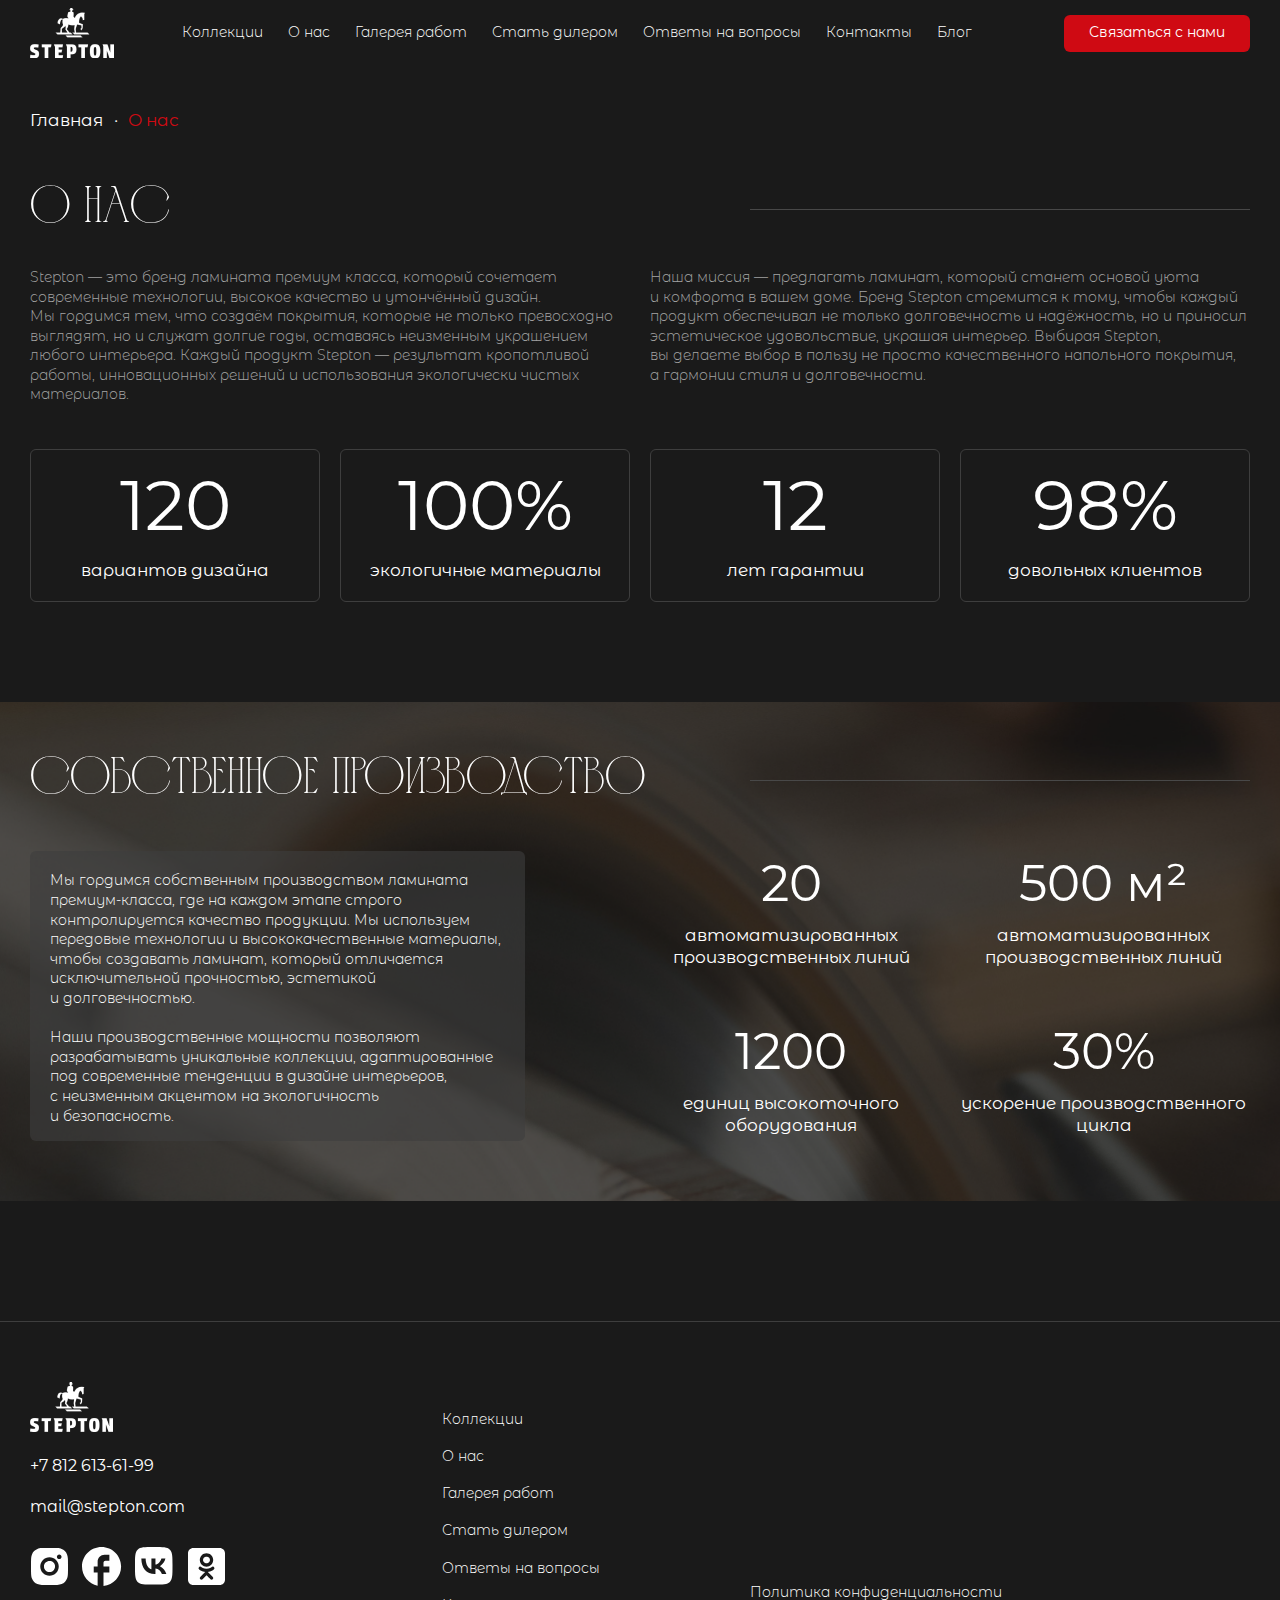
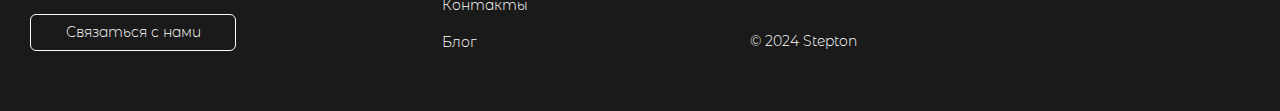
<file: about.html>
<!DOCTYPE html>
<html lang="ru">
  <head>
    <meta charset="utf-8">
    <meta http-equiv="X-UA-Compatible" content="IE=edge">
    <meta name="viewport" content="width=device-width, initial-scale=1">
    <title></title>

    <!-- CSS -->

    <link href="css/main.css" rel="stylesheet">
    <link href="css/media.css" rel="stylesheet">
    <link href="slick/slick.css" rel="stylesheet">
    <link href="slick/slick-theme.css" rel="stylesheet">
    <link rel="preconnect" href="https://fonts.googleapis.com">
    <link rel="preconnect" href="https://fonts.gstatic.com" crossorigin>
    <link href="https://fonts.googleapis.com/css2?family=Montserrat+Alternates:ital,wght@0,100;0,200;0,300;0,400;0,500;0,600;0,700;0,800;0,900;1,100;1,200;1,300;1,400;1,500;1,600;1,700;1,800;1,900&display=swap" rel="stylesheet">
    <link href="https://fonts.cdnfonts.com/css/mirra-auriolic" rel="stylesheet">
  </head>

  
  <body>


    <nav class="mt-mobile nav-open">
      <div class="mt-munu-mb">
        <div class="header_nav header_nav_burger">
              <ul>
                <li>
                  <a href="#">
                    Коллекции
                  </a>
                </li>
                <li>
                  <a href="#">
                    О нас
                  </a>
                </li>
                <li>
                  <a href="#">
                    Галерея работ
                  </a>
                </li>
                <li>
                  <a href="#">
                    Стать дилером
                  </a>
                </li>
                <li>
                  <a href="#">
                    Ответы на вопросы
                  </a>
                </li>
                <li>
                  <a href="#">
                    Контакты
                  </a>
                </li>
                <li>
                  <a href="#">
                    Блог
                  </a>
                </li>
              </ul>
        </div>
        <div class="burger_links">
          <ul>
            <li>
              <a href="#">
                +7 812 613-61-99
              </a>
            </li>
            <li>
              <a href="#">
                mail@stepton.com
              </a>
            </li>
          </ul>
        </div>
        <div class="burger_social">
          <ul>
            <li>
              <a href="#">
                <svg width="40" height="40" viewBox="0 0 40 40" fill="none" xmlns="http://www.w3.org/2000/svg">
                <path d="M21.4024 2C23.4836 2.00555 24.5399 2.01665 25.4519 2.04255L25.8108 2.0555C26.2252 2.0703 26.634 2.0888 27.128 2.111C29.0963 2.20349 30.4394 2.51429 31.6178 2.97123C32.8388 3.44112 33.8674 4.0775 34.8959 5.10422C35.837 6.02871 36.5649 7.14745 37.0289 8.38235C37.4859 9.56077 37.7967 10.9038 37.8892 12.874C37.9114 13.3661 37.9299 13.775 37.9447 14.1912L37.9558 14.5501C37.9835 15.4603 37.9946 16.5166 37.9983 18.5978L38.0002 19.9779V22.4013C38.0047 23.7507 37.9905 25.1 37.9576 26.449L37.9465 26.8079C37.9317 27.2241 37.9132 27.633 37.891 28.1251C37.7985 30.0953 37.484 31.4365 37.0289 32.6168C36.5649 33.8517 35.837 34.9704 34.8959 35.8949C33.9714 36.8359 32.8527 37.5639 31.6178 38.0279C30.4394 38.4848 29.0963 38.7956 27.128 38.8881L25.8108 38.9436L25.4519 38.9547C24.5399 38.9806 23.4836 38.9936 21.4024 38.9973L20.0223 38.9991H17.6007C16.2507 39.0039 14.9007 38.9897 13.5511 38.9566L13.1923 38.9455C12.7531 38.9288 12.314 38.9097 11.8751 38.8881C9.90674 38.7956 8.56367 38.4848 7.3834 38.0279C6.14916 37.5636 5.03107 36.8357 4.10713 35.8949C3.1654 34.9706 2.43682 33.8518 1.97228 32.6168C1.51534 31.4383 1.20455 30.0953 1.11205 28.1251L1.05655 26.8079L1.0473 26.449C1.0132 25.1001 0.997781 23.7507 1.00105 22.4013V18.5978C0.995932 17.2484 1.0095 15.8991 1.04175 14.5501L1.0547 14.1912C1.0695 13.775 1.088 13.3661 1.1102 12.874C1.2027 10.9038 1.51349 9.56262 1.97043 8.38235C2.43605 7.14694 3.16591 6.02816 4.10898 5.10422C5.03239 4.16361 6.14982 3.4357 7.3834 2.97123C8.56367 2.51429 9.90489 2.20349 11.8751 2.111C12.3672 2.0888 12.7779 2.0703 13.1923 2.0555L13.5511 2.0444C14.9001 2.01153 16.2495 1.99735 17.5988 2.00185L21.4024 2ZM19.5006 11.2498C17.0474 11.2498 14.6947 12.2243 12.96 13.959C11.2254 15.6936 10.2508 18.0464 10.2508 20.4996C10.2508 22.9527 11.2254 25.3055 12.96 27.0401C14.6947 28.7748 17.0474 29.7493 19.5006 29.7493C21.9538 29.7493 24.3065 28.7748 26.0412 27.0401C27.7759 25.3055 28.7504 22.9527 28.7504 20.4996C28.7504 18.0464 27.7759 15.6936 26.0412 13.959C24.3065 12.2243 21.9538 11.2498 19.5006 11.2498ZM19.5006 14.9497C20.2294 14.9496 20.9511 15.093 21.6245 15.3718C22.2979 15.6506 22.9098 16.0593 23.4252 16.5746C23.9407 17.0898 24.3496 17.7016 24.6286 18.3749C24.9076 19.0482 25.0513 19.7698 25.0514 20.4986C25.0515 21.2274 24.9081 21.9492 24.6293 22.6225C24.3505 23.2959 23.9418 23.9078 23.4265 24.4232C22.9113 24.9387 22.2995 25.3476 21.6262 25.6266C20.9529 25.9056 20.2313 26.0493 19.5025 26.0494C18.0305 26.0494 16.6189 25.4647 15.5781 24.4239C14.5373 23.3831 13.9526 21.9715 13.9526 20.4996C13.9526 19.0276 14.5373 17.616 15.5781 16.5752C16.6189 15.5344 18.0305 14.9497 19.5025 14.9497M29.2147 8.47484C28.6014 8.47484 28.0132 8.71847 27.5796 9.15214C27.1459 9.58581 26.9023 10.174 26.9023 10.7873C26.9023 11.4006 27.1459 11.9888 27.5796 12.4224C28.0132 12.8561 28.6014 13.0997 29.2147 13.0997C29.828 13.0997 30.4162 12.8561 30.8499 12.4224C31.2835 11.9888 31.5272 11.4006 31.5272 10.7873C31.5272 10.174 31.2835 9.58581 30.8499 9.15214C30.4162 8.71847 29.828 8.47484 29.2147 8.47484Z" fill="white"/>
                </svg>
              </a>
            </li>
            <li>
              <a href="#">
                <svg width="40" height="40" viewBox="0 0 40 40" fill="none" xmlns="http://www.w3.org/2000/svg">
                <path d="M39.0977 20.5489C39.0977 9.75789 30.3398 1 19.5489 1C8.75789 1 0 9.75789 0 20.5489C0 30.0105 6.72481 37.8887 15.6391 39.7068V26.4135H11.7293V20.5489H15.6391V15.6617C15.6391 11.8887 18.7083 8.81955 22.4812 8.81955H27.3684V14.6842H23.4586C22.3835 14.6842 21.5038 15.5639 21.5038 16.6391V20.5489H27.3684V26.4135H21.5038V40C31.3759 39.0226 39.0977 30.6947 39.0977 20.5489Z" fill="white"/>
                </svg>
              </a>
            </li>
            <li>
              <a href="#">
                <svg width="40" height="40" viewBox="0 0 40 40" fill="none" xmlns="http://www.w3.org/2000/svg">
                <path d="M3.625 3.625C1 6.275 1 10.5125 1 19V20.5C1 28.975 1 33.2125 3.625 35.875C6.275 38.5 10.5125 38.5 19 38.5H20.5C28.975 38.5 33.2125 38.5 35.875 35.875C38.5 33.225 38.5 28.9875 38.5 20.5V19C38.5 10.525 38.5 6.2875 35.875 3.625C33.225 1 28.9875 1 20.5 1H19C10.525 1 6.2875 1 3.625 3.625ZM7.325 12.4125H11.625C11.7625 19.5625 14.9125 22.5875 17.4125 23.2125V12.4125H21.45V18.575C23.9125 18.3125 26.5125 15.5 27.3875 12.4H31.4125C31.0841 14.0046 30.4284 15.5243 29.4864 16.8642C28.5444 18.2041 27.3363 19.3354 25.9375 20.1875C27.4988 20.9643 28.8777 22.0634 29.983 23.4122C31.0884 24.7611 31.8951 26.329 32.35 28.0125H27.9125C26.9625 25.05 24.5875 22.75 21.45 22.4375V28.0125H20.95C12.4 28.0125 7.525 22.1625 7.325 12.4125Z" fill="white"/>
                </svg>
              </a>
            </li>
            <li>
              <a href="#">
                <svg width="40" height="40" viewBox="0 0 40 40" fill="none" xmlns="http://www.w3.org/2000/svg">
                <path d="M20.5 10.6801C20.0539 10.6578 19.608 10.7263 19.1892 10.8816C18.7704 11.037 18.3876 11.2758 18.064 11.5836C17.7404 11.8914 17.4827 12.2618 17.3066 12.6722C17.1306 13.0827 17.0398 13.5247 17.0398 13.9713C17.0398 14.4179 17.1306 14.8599 17.3066 15.2704C17.4827 15.6809 17.7404 16.0512 18.064 16.3591C18.3876 16.6669 18.7704 16.9057 19.1892 17.061C19.608 17.2163 20.0539 17.2849 20.5 17.2625C20.9461 17.2849 21.392 17.2163 21.8108 17.061C22.2296 16.9057 22.6124 16.6669 22.936 16.3591C23.2596 16.0512 23.5173 15.6809 23.6934 15.2704C23.8694 14.8599 23.9602 14.4179 23.9602 13.9713C23.9602 13.5247 23.8694 13.0827 23.6934 12.6722C23.5173 12.2618 23.2596 11.8914 22.936 11.5836C22.6124 11.2758 22.2296 11.037 21.8108 10.8816C21.392 10.7263 20.9461 10.6578 20.5 10.6801ZM33.7143 2H7.28571C4.37031 2 2 4.37031 2 7.28571V33.7143C2 36.6297 4.37031 39 7.28571 39H33.7143C36.6297 39 39 36.6297 39 33.7143V7.28571C39 4.37031 36.6297 2 33.7143 2ZM20.5 7.27746C22.2753 7.27746 23.9779 7.9827 25.2333 9.23804C26.4886 10.4934 27.1939 12.196 27.1939 13.9713C27.1939 15.7466 26.4886 17.4492 25.2333 18.7046C23.9779 19.9599 22.2753 20.6652 20.5 20.6652C18.7247 20.6652 17.0221 19.9599 15.7667 18.7046C14.5114 17.4492 13.8061 15.7466 13.8061 13.9713C13.8061 12.196 14.5114 10.4934 15.7667 9.23804C17.0221 7.9827 18.7247 7.27746 20.5 7.27746ZM25.3975 21.1772C26.785 20.0871 27.8339 20.723 28.2138 21.4746C28.858 22.796 28.123 23.4319 26.4382 24.5304C25.0259 25.4306 23.0768 25.7857 21.7967 25.9179L22.8703 26.9833L26.8098 30.9228C28.2469 32.4011 25.9013 34.7054 24.4478 33.2848C23.4567 32.2772 22.0114 30.8319 20.5083 29.3288L16.5687 33.2848C15.1069 34.7054 12.7696 32.3763 14.2232 30.9228L15.2556 29.8904C16.1145 29.0315 17.1221 28.0156 18.1627 26.9833L19.2281 25.9179C17.9563 25.7857 15.9824 25.4471 14.5536 24.5304C12.877 23.4319 12.1337 22.8042 12.7862 21.4746C13.1661 20.723 14.215 20.0871 15.6025 21.1772C15.6025 21.1772 17.4772 22.6638 20.5 22.6638C23.5228 22.6638 25.3975 21.1772 25.3975 21.1772Z" fill="white"/>
                </svg>
              </a>
            </li>
          </ul>
        </div>
        <div class="burger_button">
          <button>
            Связаться с нами
          </button>
        </div>
      </div>
    </nav>
    
    <div class="relative">
      <div class="burger">
              <i>
                <svg width="50" height="50" viewBox="0 0 50 50" fill="none" xmlns="http://www.w3.org/2000/svg">
                <path d="M8.59375 14.8438H41.4062M8.59375 25H41.4062M8.59375 35.1562H41.4062" stroke="white" stroke-width="4.6875" stroke-miterlimit="10" stroke-linecap="round"/>
                </svg>
              </i>
              <i>
                <svg width="38" height="38" viewBox="0 0 38 38" fill="none" xmlns="http://www.w3.org/2000/svg">
                <path d="M28.5 9.5L9.5 28.5" stroke="white" stroke-width="4" stroke-linecap="round" stroke-linejoin="round"/>
                <path d="M9.5 9.5L28.5 28.5" stroke="white" stroke-width="4" stroke-linecap="round" stroke-linejoin="round"/>
                </svg>
              </i> 
      </div>
      <header class="header">
        <div class="container">
          <div class="header_wrap">
            <div class="header_logo">
              <a href="#">
                <img src="images/header_logo.png" alt="">
              </a>
            </div>
            <div class="header_nav">
              <ul>
                <li>
                  <a href="#">
                    Коллекции
                  </a>
                </li>
                <li>
                  <a href="#">
                    О нас
                  </a>
                </li>
                <li>
                  <a href="#">
                    Галерея работ
                  </a>
                </li>
                <li>
                  <a href="#">
                    Стать дилером
                  </a>
                </li>
                <li>
                  <a href="#">
                    Ответы на вопросы
                  </a>
                </li>
                <li>
                  <a href="#">
                    Контакты
                  </a>
                </li>
                <li>
                  <a href="#">
                    Блог
                  </a>
                </li>
              </ul>
            </div>
            <div class="header_button">
              <button>
                Связаться с нами
              </button>
            </div>
          </div>
        </div>
      </header>
    </div>

    

    

    <section class="seeds">
      <div class="container">
        <ul>
          <li>
            <a href="#">
              Главная
            </a>
          </li>
          <li>
            <p>
              О нас
            </p>
          </li>
        </ul>
      </div>
    </section>

    <section class="five five_about">
      <div class="container">
        <div class="top">
          <h2>
            О нас
          </h2>
          <div class="restagle"></div>
          
        </div>
        <div class="five_wrap">
          <div class="five_block">
            <p>
              Stepton — это бренд ламината премиум класса, который сочетает современные технологии, высокое качество и утончённый дизайн. Мы гордимся тем, что создаём покрытия, которые не только превосходно выглядят, но и служат долгие годы, оставаясь неизменным украшением любого интерьера. Каждый продукт Stepton — результат кропотливой работы, инновационных решений и использования экологически чистых материалов.
            </p>
          </div>
          <div class="five_block">
            <p>
              Наша миссия — предлагать ламинат, который станет основой уюта и комфорта в вашем доме. Бренд Stepton стремится к тому, чтобы каждый продукт обеспечивал не только долговечность и надёжность, но и приносил эстетическое удовольствие, украшая интерьер. Выбирая Stepton, вы делаете выбор в пользу не просто качественного напольного покрытия, а гармонии стиля и долговечности.
            </p>
          </div>
        </div>
        <div class="five_inner">
          <div class="five_inner_block">
            <div class="five_inner_border">
              <h3>
                120
              </h3>
              <h4>
                вариантов дизайна
              </h4>
            </div>
          </div>
          <div class="five_inner_block">
            <div class="five_inner_border">
              <h3>
                100%
              </h3>
              <h4>
                экологичные материалы
              </h4>
            </div>
          </div>
          <div class="five_inner_block">
            <div class="five_inner_border">
              <h3>
                12
              </h3>
              <h4>
                лет гарантии
              </h4>
            </div>
          </div>
          <div class="five_inner_block">
            <div class="five_inner_border">
              <h3>
                98%
              </h3>
              <h4>
                довольных клиентов
              </h4>
            </div>
          </div>
        </div>
      </div>
    </section>

    <section class="six">
      <div class="container">
        <div class="top">
          <h2>
            Собственное производство
          </h2>
          <div class="restagle"></div>
        </div>
        <div class="six_wrap">
          <div class="six_block">
            <div class="six_border">
              <p>
                Мы гордимся собственным производством ламината премиум-класса, где на каждом этапе строго контролируется качество продукции. Мы используем передовые технологии и высококачественные материалы, чтобы создавать ламинат, который отличается исключительной прочностью, эстетикой и долговечностью. <br><br>Наши производственные мощности позволяют разрабатывать уникальные коллекции, адаптированные под современные тенденции в дизайне интерьеров, с неизменным акцентом на экологичность и безопасность.
              </p>
            </div>
          </div>
          <div class="six_block">
            <div class="six_inner">
              <div class="six_inner_block">
                <h3>
                  20
                </h3>
                <h4>
                  автоматизированных производственных линий
                </h4>
              </div>
              <div class="six_inner_block">
                <h3>
                  500 м²
                </h3>
                <h4>
                  автоматизированных производственных линий
                </h4>
              </div>
              <div class="six_inner_block">
                <h3>
                  1200
                </h3>
                <h4>
                  единиц высокоточного оборудования
                </h4>
              </div>
              <div class="six_inner_block">
                <h3>
                  30%
                </h3>
                <h4>
                  ускорение производственного цикла
                </h4>
              </div>
            </div>
          </div>
        </div>
      </div>
    </section>

    
    <footer class="footer">
      <div class="container">
        <div class="footer_wrap">
          <div class="footer_block">
            <div class="footer_logo">
              <a href="#">
                <img src="images/footer_logo.png" alt="">
              </a>
            </div>
            <div class="footer_link">
              <ul>
                <li>
                  <a href="#">
                    +7 812 613-61-99
                  </a>
                </li>
                <li>
                  <a href="#">
                    mail@stepton.com
                  </a>
                </li>
              </ul>
            </div>
            <div class="footer_social">
              <ul>
                <li>
                  <a href="#">
                    <svg width="40" height="40" viewBox="0 0 40 40" fill="none" xmlns="http://www.w3.org/2000/svg">
                    <path d="M21.4024 2C23.4836 2.00555 24.5399 2.01665 25.4519 2.04255L25.8108 2.0555C26.2252 2.0703 26.634 2.0888 27.128 2.111C29.0963 2.20349 30.4394 2.51429 31.6178 2.97123C32.8388 3.44112 33.8674 4.0775 34.8959 5.10422C35.837 6.02871 36.5649 7.14745 37.0289 8.38235C37.4859 9.56077 37.7967 10.9038 37.8892 12.874C37.9114 13.3661 37.9299 13.775 37.9447 14.1912L37.9558 14.5501C37.9835 15.4603 37.9946 16.5166 37.9983 18.5978L38.0002 19.9779V22.4013C38.0047 23.7507 37.9905 25.1 37.9576 26.449L37.9465 26.8079C37.9317 27.2241 37.9132 27.633 37.891 28.1251C37.7985 30.0953 37.484 31.4365 37.0289 32.6168C36.5649 33.8517 35.837 34.9704 34.8959 35.8949C33.9714 36.8359 32.8527 37.5639 31.6178 38.0279C30.4394 38.4848 29.0963 38.7956 27.128 38.8881L25.8108 38.9436L25.4519 38.9547C24.5399 38.9806 23.4836 38.9936 21.4024 38.9973L20.0223 38.9991H17.6007C16.2507 39.0039 14.9007 38.9897 13.5511 38.9566L13.1923 38.9455C12.7531 38.9288 12.314 38.9097 11.8751 38.8881C9.90674 38.7956 8.56367 38.4848 7.3834 38.0279C6.14916 37.5636 5.03107 36.8357 4.10713 35.8949C3.1654 34.9706 2.43682 33.8518 1.97228 32.6168C1.51534 31.4383 1.20455 30.0953 1.11205 28.1251L1.05655 26.8079L1.0473 26.449C1.0132 25.1001 0.997781 23.7507 1.00105 22.4013V18.5978C0.995932 17.2484 1.0095 15.8991 1.04175 14.5501L1.0547 14.1912C1.0695 13.775 1.088 13.3661 1.1102 12.874C1.2027 10.9038 1.51349 9.56262 1.97043 8.38235C2.43605 7.14694 3.16591 6.02816 4.10898 5.10422C5.03239 4.16361 6.14982 3.4357 7.3834 2.97123C8.56367 2.51429 9.90489 2.20349 11.8751 2.111C12.3672 2.0888 12.7779 2.0703 13.1923 2.0555L13.5511 2.0444C14.9001 2.01153 16.2495 1.99735 17.5988 2.00185L21.4024 2ZM19.5006 11.2498C17.0474 11.2498 14.6947 12.2243 12.96 13.959C11.2254 15.6936 10.2508 18.0464 10.2508 20.4996C10.2508 22.9527 11.2254 25.3055 12.96 27.0401C14.6947 28.7748 17.0474 29.7493 19.5006 29.7493C21.9538 29.7493 24.3065 28.7748 26.0412 27.0401C27.7759 25.3055 28.7504 22.9527 28.7504 20.4996C28.7504 18.0464 27.7759 15.6936 26.0412 13.959C24.3065 12.2243 21.9538 11.2498 19.5006 11.2498ZM19.5006 14.9497C20.2294 14.9496 20.9511 15.093 21.6245 15.3718C22.2979 15.6506 22.9098 16.0593 23.4252 16.5746C23.9407 17.0898 24.3496 17.7016 24.6286 18.3749C24.9076 19.0482 25.0513 19.7698 25.0514 20.4986C25.0515 21.2274 24.9081 21.9492 24.6293 22.6225C24.3505 23.2959 23.9418 23.9078 23.4265 24.4232C22.9113 24.9387 22.2995 25.3476 21.6262 25.6266C20.9529 25.9056 20.2313 26.0493 19.5025 26.0494C18.0305 26.0494 16.6189 25.4647 15.5781 24.4239C14.5373 23.3831 13.9526 21.9715 13.9526 20.4996C13.9526 19.0276 14.5373 17.616 15.5781 16.5752C16.6189 15.5344 18.0305 14.9497 19.5025 14.9497M29.2147 8.47484C28.6014 8.47484 28.0132 8.71847 27.5796 9.15214C27.1459 9.58581 26.9023 10.174 26.9023 10.7873C26.9023 11.4006 27.1459 11.9888 27.5796 12.4224C28.0132 12.8561 28.6014 13.0997 29.2147 13.0997C29.828 13.0997 30.4162 12.8561 30.8499 12.4224C31.2835 11.9888 31.5272 11.4006 31.5272 10.7873C31.5272 10.174 31.2835 9.58581 30.8499 9.15214C30.4162 8.71847 29.828 8.47484 29.2147 8.47484Z" fill="white"/>
                    </svg>
                  </a>
                </li>
                <li>
                  <a href="#">
                    <svg width="40" height="40" viewBox="0 0 40 40" fill="none" xmlns="http://www.w3.org/2000/svg">
                    <path d="M39.0977 20.5489C39.0977 9.75789 30.3398 1 19.5489 1C8.75789 1 0 9.75789 0 20.5489C0 30.0105 6.72481 37.8887 15.6391 39.7068V26.4135H11.7293V20.5489H15.6391V15.6617C15.6391 11.8887 18.7083 8.81955 22.4812 8.81955H27.3684V14.6842H23.4586C22.3835 14.6842 21.5038 15.5639 21.5038 16.6391V20.5489H27.3684V26.4135H21.5038V40C31.3759 39.0226 39.0977 30.6947 39.0977 20.5489Z" fill="white"/>
                    </svg>
                  </a>
                </li>
                <li>
                  <a href="#">
                    <svg width="40" height="40" viewBox="0 0 40 40" fill="none" xmlns="http://www.w3.org/2000/svg">
                    <path d="M3.625 3.625C1 6.275 1 10.5125 1 19V20.5C1 28.975 1 33.2125 3.625 35.875C6.275 38.5 10.5125 38.5 19 38.5H20.5C28.975 38.5 33.2125 38.5 35.875 35.875C38.5 33.225 38.5 28.9875 38.5 20.5V19C38.5 10.525 38.5 6.2875 35.875 3.625C33.225 1 28.9875 1 20.5 1H19C10.525 1 6.2875 1 3.625 3.625ZM7.325 12.4125H11.625C11.7625 19.5625 14.9125 22.5875 17.4125 23.2125V12.4125H21.45V18.575C23.9125 18.3125 26.5125 15.5 27.3875 12.4H31.4125C31.0841 14.0046 30.4284 15.5243 29.4864 16.8642C28.5444 18.2041 27.3363 19.3354 25.9375 20.1875C27.4988 20.9643 28.8777 22.0634 29.983 23.4122C31.0884 24.7611 31.8951 26.329 32.35 28.0125H27.9125C26.9625 25.05 24.5875 22.75 21.45 22.4375V28.0125H20.95C12.4 28.0125 7.525 22.1625 7.325 12.4125Z" fill="white"/>
                    </svg>
                  </a>
                </li>
                <li>
                  <a href="#">
                    <svg width="40" height="40" viewBox="0 0 40 40" fill="none" xmlns="http://www.w3.org/2000/svg">
                    <path d="M20.5 10.6801C20.0539 10.6578 19.608 10.7263 19.1892 10.8816C18.7704 11.037 18.3876 11.2758 18.064 11.5836C17.7404 11.8914 17.4827 12.2618 17.3066 12.6722C17.1306 13.0827 17.0398 13.5247 17.0398 13.9713C17.0398 14.4179 17.1306 14.8599 17.3066 15.2704C17.4827 15.6809 17.7404 16.0512 18.064 16.3591C18.3876 16.6669 18.7704 16.9057 19.1892 17.061C19.608 17.2163 20.0539 17.2849 20.5 17.2625C20.9461 17.2849 21.392 17.2163 21.8108 17.061C22.2296 16.9057 22.6124 16.6669 22.936 16.3591C23.2596 16.0512 23.5173 15.6809 23.6934 15.2704C23.8694 14.8599 23.9602 14.4179 23.9602 13.9713C23.9602 13.5247 23.8694 13.0827 23.6934 12.6722C23.5173 12.2618 23.2596 11.8914 22.936 11.5836C22.6124 11.2758 22.2296 11.037 21.8108 10.8816C21.392 10.7263 20.9461 10.6578 20.5 10.6801ZM33.7143 2H7.28571C4.37031 2 2 4.37031 2 7.28571V33.7143C2 36.6297 4.37031 39 7.28571 39H33.7143C36.6297 39 39 36.6297 39 33.7143V7.28571C39 4.37031 36.6297 2 33.7143 2ZM20.5 7.27746C22.2753 7.27746 23.9779 7.9827 25.2333 9.23804C26.4886 10.4934 27.1939 12.196 27.1939 13.9713C27.1939 15.7466 26.4886 17.4492 25.2333 18.7046C23.9779 19.9599 22.2753 20.6652 20.5 20.6652C18.7247 20.6652 17.0221 19.9599 15.7667 18.7046C14.5114 17.4492 13.8061 15.7466 13.8061 13.9713C13.8061 12.196 14.5114 10.4934 15.7667 9.23804C17.0221 7.9827 18.7247 7.27746 20.5 7.27746ZM25.3975 21.1772C26.785 20.0871 27.8339 20.723 28.2138 21.4746C28.858 22.796 28.123 23.4319 26.4382 24.5304C25.0259 25.4306 23.0768 25.7857 21.7967 25.9179L22.8703 26.9833L26.8098 30.9228C28.2469 32.4011 25.9013 34.7054 24.4478 33.2848C23.4567 32.2772 22.0114 30.8319 20.5083 29.3288L16.5687 33.2848C15.1069 34.7054 12.7696 32.3763 14.2232 30.9228L15.2556 29.8904C16.1145 29.0315 17.1221 28.0156 18.1627 26.9833L19.2281 25.9179C17.9563 25.7857 15.9824 25.4471 14.5536 24.5304C12.877 23.4319 12.1337 22.8042 12.7862 21.4746C13.1661 20.723 14.215 20.0871 15.6025 21.1772C15.6025 21.1772 17.4772 22.6638 20.5 22.6638C23.5228 22.6638 25.3975 21.1772 25.3975 21.1772Z" fill="white"/>
                    </svg>
                  </a>
                </li>
              </ul>
            </div>
            <div class="footer_button">
              <button>
                Связаться с нами
              </button>
            </div>
          </div>
          <div class="footer_block">
            <div class="footer_nav">
              <ul>
                <li>
                  <a href="#">
                    Коллекции
                  </a>
                </li>
                <li>
                  <a href="#">
                    О нас
                  </a>
                </li>
                <li>
                  <a href="#">
                    Галерея работ
                  </a>
                </li>
                <li>
                  <a href="#">
                    Стать дилером
                  </a>
                </li>
                <li>
                  <a href="#">
                    Ответы на вопросы
                  </a>
                </li>
                <li>
                  <a href="#">
                    Контакты
                  </a>
                </li>
                <li>
                  <a href="#">
                    Блог
                  </a>
                </li>
              </ul>
            </div>
          </div>
          <div class="footer_block">
            <div class="footer_politica">
              <a href="#">
                Политика конфиденциальности
              </a>
            </div>
            <div class="footer_title">
              <p>
                © 2024 Stepton
              </p>
            </div>
          </div>
        </div>
      </div>
    </footer>
   

    <script src='https://ajax.googleapis.com/ajax/libs/jquery/3.2.1/jquery.min.js'></script>
    <script type="text/javascript" src="js/main.js"></script>
    <script type="text/javascript" src="slick/slick.min.js"></script>
  </body>

  
</html>
</file>
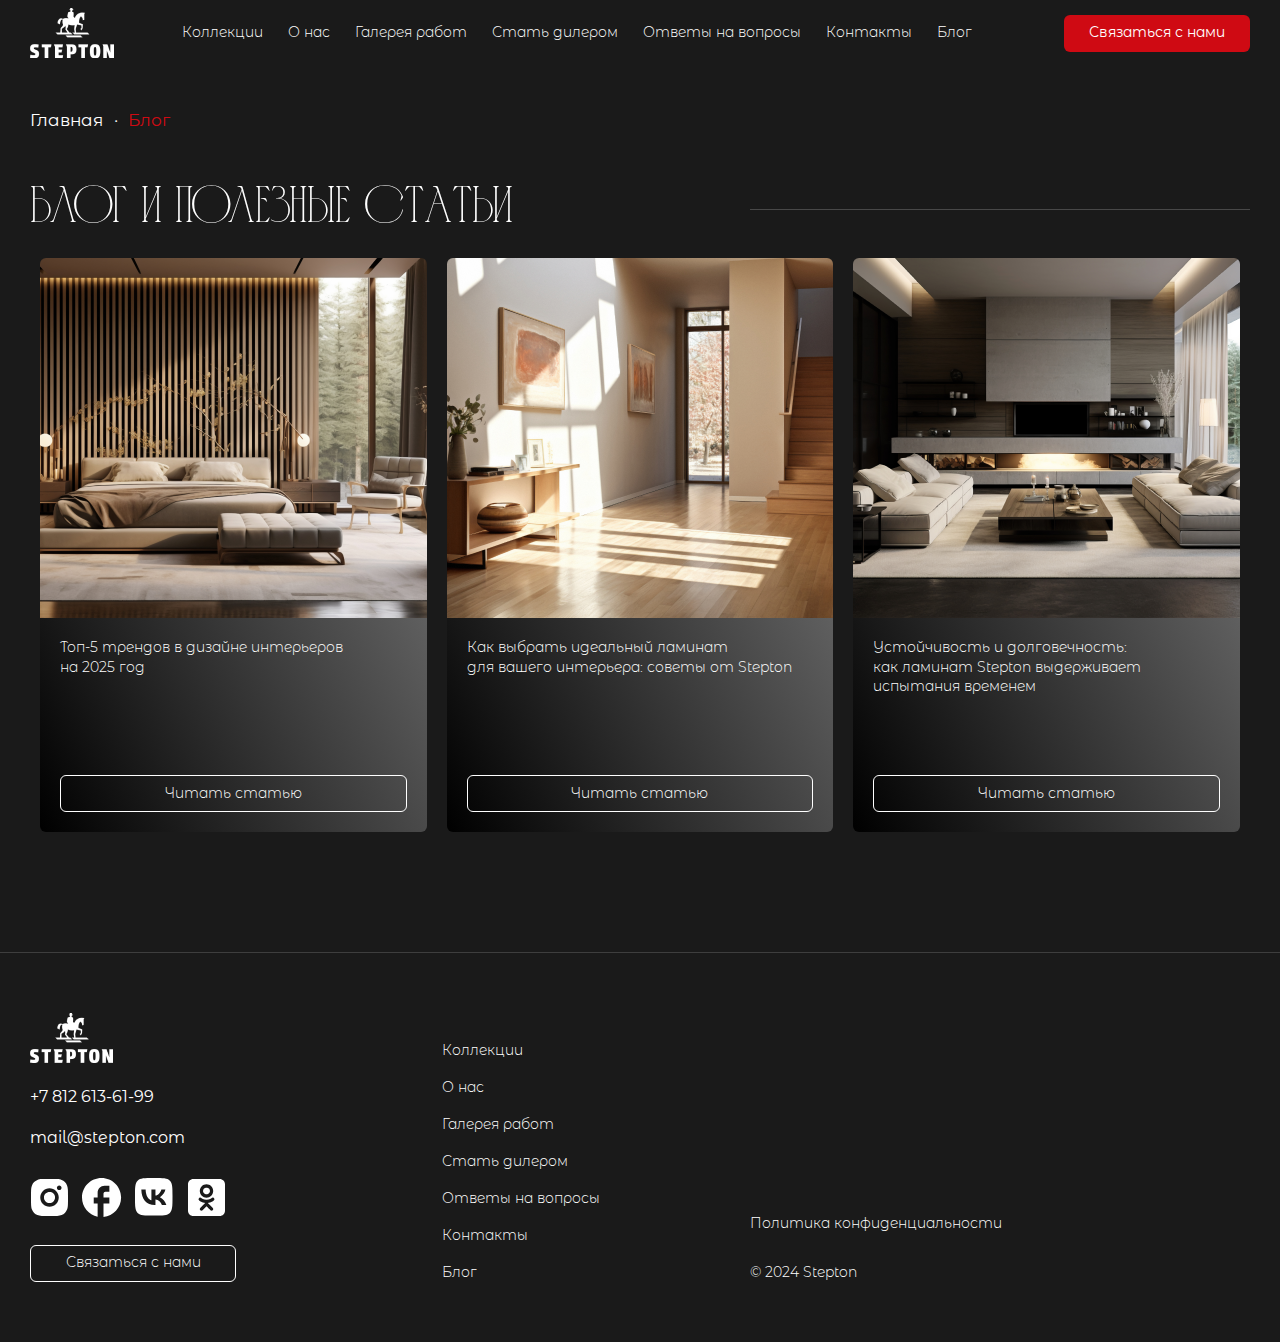
<file: blog.html>
<!DOCTYPE html>
<html lang="ru">
  <head>
    <meta charset="utf-8">
    <meta http-equiv="X-UA-Compatible" content="IE=edge">
    <meta name="viewport" content="width=device-width, initial-scale=1">
    <title></title>

    <!-- CSS -->

    <link href="css/main.css" rel="stylesheet">
    <link href="css/media.css" rel="stylesheet">
    <link href="slick/slick.css" rel="stylesheet">
    <link href="slick/slick-theme.css" rel="stylesheet">
    <link rel="preconnect" href="https://fonts.googleapis.com">
    <link rel="preconnect" href="https://fonts.gstatic.com" crossorigin>
    <link href="https://fonts.googleapis.com/css2?family=Montserrat+Alternates:ital,wght@0,100;0,200;0,300;0,400;0,500;0,600;0,700;0,800;0,900;1,100;1,200;1,300;1,400;1,500;1,600;1,700;1,800;1,900&display=swap" rel="stylesheet">
    <link href="https://fonts.cdnfonts.com/css/mirra-auriolic" rel="stylesheet">
  </head>

  
  <body>


    <nav class="mt-mobile nav-open">
      <div class="mt-munu-mb">
        <div class="header_nav header_nav_burger">
              <ul>
                <li>
                  <a href="#">
                    Коллекции
                  </a>
                </li>
                <li>
                  <a href="#">
                    О нас
                  </a>
                </li>
                <li>
                  <a href="#">
                    Галерея работ
                  </a>
                </li>
                <li>
                  <a href="#">
                    Стать дилером
                  </a>
                </li>
                <li>
                  <a href="#">
                    Ответы на вопросы
                  </a>
                </li>
                <li>
                  <a href="#">
                    Контакты
                  </a>
                </li>
                <li>
                  <a href="#">
                    Блог
                  </a>
                </li>
              </ul>
        </div>
        <div class="burger_links">
          <ul>
            <li>
              <a href="#">
                +7 812 613-61-99
              </a>
            </li>
            <li>
              <a href="#">
                mail@stepton.com
              </a>
            </li>
          </ul>
        </div>
        <div class="burger_social">
          <ul>
            <li>
              <a href="#">
                <svg width="40" height="40" viewBox="0 0 40 40" fill="none" xmlns="http://www.w3.org/2000/svg">
                <path d="M21.4024 2C23.4836 2.00555 24.5399 2.01665 25.4519 2.04255L25.8108 2.0555C26.2252 2.0703 26.634 2.0888 27.128 2.111C29.0963 2.20349 30.4394 2.51429 31.6178 2.97123C32.8388 3.44112 33.8674 4.0775 34.8959 5.10422C35.837 6.02871 36.5649 7.14745 37.0289 8.38235C37.4859 9.56077 37.7967 10.9038 37.8892 12.874C37.9114 13.3661 37.9299 13.775 37.9447 14.1912L37.9558 14.5501C37.9835 15.4603 37.9946 16.5166 37.9983 18.5978L38.0002 19.9779V22.4013C38.0047 23.7507 37.9905 25.1 37.9576 26.449L37.9465 26.8079C37.9317 27.2241 37.9132 27.633 37.891 28.1251C37.7985 30.0953 37.484 31.4365 37.0289 32.6168C36.5649 33.8517 35.837 34.9704 34.8959 35.8949C33.9714 36.8359 32.8527 37.5639 31.6178 38.0279C30.4394 38.4848 29.0963 38.7956 27.128 38.8881L25.8108 38.9436L25.4519 38.9547C24.5399 38.9806 23.4836 38.9936 21.4024 38.9973L20.0223 38.9991H17.6007C16.2507 39.0039 14.9007 38.9897 13.5511 38.9566L13.1923 38.9455C12.7531 38.9288 12.314 38.9097 11.8751 38.8881C9.90674 38.7956 8.56367 38.4848 7.3834 38.0279C6.14916 37.5636 5.03107 36.8357 4.10713 35.8949C3.1654 34.9706 2.43682 33.8518 1.97228 32.6168C1.51534 31.4383 1.20455 30.0953 1.11205 28.1251L1.05655 26.8079L1.0473 26.449C1.0132 25.1001 0.997781 23.7507 1.00105 22.4013V18.5978C0.995932 17.2484 1.0095 15.8991 1.04175 14.5501L1.0547 14.1912C1.0695 13.775 1.088 13.3661 1.1102 12.874C1.2027 10.9038 1.51349 9.56262 1.97043 8.38235C2.43605 7.14694 3.16591 6.02816 4.10898 5.10422C5.03239 4.16361 6.14982 3.4357 7.3834 2.97123C8.56367 2.51429 9.90489 2.20349 11.8751 2.111C12.3672 2.0888 12.7779 2.0703 13.1923 2.0555L13.5511 2.0444C14.9001 2.01153 16.2495 1.99735 17.5988 2.00185L21.4024 2ZM19.5006 11.2498C17.0474 11.2498 14.6947 12.2243 12.96 13.959C11.2254 15.6936 10.2508 18.0464 10.2508 20.4996C10.2508 22.9527 11.2254 25.3055 12.96 27.0401C14.6947 28.7748 17.0474 29.7493 19.5006 29.7493C21.9538 29.7493 24.3065 28.7748 26.0412 27.0401C27.7759 25.3055 28.7504 22.9527 28.7504 20.4996C28.7504 18.0464 27.7759 15.6936 26.0412 13.959C24.3065 12.2243 21.9538 11.2498 19.5006 11.2498ZM19.5006 14.9497C20.2294 14.9496 20.9511 15.093 21.6245 15.3718C22.2979 15.6506 22.9098 16.0593 23.4252 16.5746C23.9407 17.0898 24.3496 17.7016 24.6286 18.3749C24.9076 19.0482 25.0513 19.7698 25.0514 20.4986C25.0515 21.2274 24.9081 21.9492 24.6293 22.6225C24.3505 23.2959 23.9418 23.9078 23.4265 24.4232C22.9113 24.9387 22.2995 25.3476 21.6262 25.6266C20.9529 25.9056 20.2313 26.0493 19.5025 26.0494C18.0305 26.0494 16.6189 25.4647 15.5781 24.4239C14.5373 23.3831 13.9526 21.9715 13.9526 20.4996C13.9526 19.0276 14.5373 17.616 15.5781 16.5752C16.6189 15.5344 18.0305 14.9497 19.5025 14.9497M29.2147 8.47484C28.6014 8.47484 28.0132 8.71847 27.5796 9.15214C27.1459 9.58581 26.9023 10.174 26.9023 10.7873C26.9023 11.4006 27.1459 11.9888 27.5796 12.4224C28.0132 12.8561 28.6014 13.0997 29.2147 13.0997C29.828 13.0997 30.4162 12.8561 30.8499 12.4224C31.2835 11.9888 31.5272 11.4006 31.5272 10.7873C31.5272 10.174 31.2835 9.58581 30.8499 9.15214C30.4162 8.71847 29.828 8.47484 29.2147 8.47484Z" fill="white"/>
                </svg>
              </a>
            </li>
            <li>
              <a href="#">
                <svg width="40" height="40" viewBox="0 0 40 40" fill="none" xmlns="http://www.w3.org/2000/svg">
                <path d="M39.0977 20.5489C39.0977 9.75789 30.3398 1 19.5489 1C8.75789 1 0 9.75789 0 20.5489C0 30.0105 6.72481 37.8887 15.6391 39.7068V26.4135H11.7293V20.5489H15.6391V15.6617C15.6391 11.8887 18.7083 8.81955 22.4812 8.81955H27.3684V14.6842H23.4586C22.3835 14.6842 21.5038 15.5639 21.5038 16.6391V20.5489H27.3684V26.4135H21.5038V40C31.3759 39.0226 39.0977 30.6947 39.0977 20.5489Z" fill="white"/>
                </svg>
              </a>
            </li>
            <li>
              <a href="#">
                <svg width="40" height="40" viewBox="0 0 40 40" fill="none" xmlns="http://www.w3.org/2000/svg">
                <path d="M3.625 3.625C1 6.275 1 10.5125 1 19V20.5C1 28.975 1 33.2125 3.625 35.875C6.275 38.5 10.5125 38.5 19 38.5H20.5C28.975 38.5 33.2125 38.5 35.875 35.875C38.5 33.225 38.5 28.9875 38.5 20.5V19C38.5 10.525 38.5 6.2875 35.875 3.625C33.225 1 28.9875 1 20.5 1H19C10.525 1 6.2875 1 3.625 3.625ZM7.325 12.4125H11.625C11.7625 19.5625 14.9125 22.5875 17.4125 23.2125V12.4125H21.45V18.575C23.9125 18.3125 26.5125 15.5 27.3875 12.4H31.4125C31.0841 14.0046 30.4284 15.5243 29.4864 16.8642C28.5444 18.2041 27.3363 19.3354 25.9375 20.1875C27.4988 20.9643 28.8777 22.0634 29.983 23.4122C31.0884 24.7611 31.8951 26.329 32.35 28.0125H27.9125C26.9625 25.05 24.5875 22.75 21.45 22.4375V28.0125H20.95C12.4 28.0125 7.525 22.1625 7.325 12.4125Z" fill="white"/>
                </svg>
              </a>
            </li>
            <li>
              <a href="#">
                <svg width="40" height="40" viewBox="0 0 40 40" fill="none" xmlns="http://www.w3.org/2000/svg">
                <path d="M20.5 10.6801C20.0539 10.6578 19.608 10.7263 19.1892 10.8816C18.7704 11.037 18.3876 11.2758 18.064 11.5836C17.7404 11.8914 17.4827 12.2618 17.3066 12.6722C17.1306 13.0827 17.0398 13.5247 17.0398 13.9713C17.0398 14.4179 17.1306 14.8599 17.3066 15.2704C17.4827 15.6809 17.7404 16.0512 18.064 16.3591C18.3876 16.6669 18.7704 16.9057 19.1892 17.061C19.608 17.2163 20.0539 17.2849 20.5 17.2625C20.9461 17.2849 21.392 17.2163 21.8108 17.061C22.2296 16.9057 22.6124 16.6669 22.936 16.3591C23.2596 16.0512 23.5173 15.6809 23.6934 15.2704C23.8694 14.8599 23.9602 14.4179 23.9602 13.9713C23.9602 13.5247 23.8694 13.0827 23.6934 12.6722C23.5173 12.2618 23.2596 11.8914 22.936 11.5836C22.6124 11.2758 22.2296 11.037 21.8108 10.8816C21.392 10.7263 20.9461 10.6578 20.5 10.6801ZM33.7143 2H7.28571C4.37031 2 2 4.37031 2 7.28571V33.7143C2 36.6297 4.37031 39 7.28571 39H33.7143C36.6297 39 39 36.6297 39 33.7143V7.28571C39 4.37031 36.6297 2 33.7143 2ZM20.5 7.27746C22.2753 7.27746 23.9779 7.9827 25.2333 9.23804C26.4886 10.4934 27.1939 12.196 27.1939 13.9713C27.1939 15.7466 26.4886 17.4492 25.2333 18.7046C23.9779 19.9599 22.2753 20.6652 20.5 20.6652C18.7247 20.6652 17.0221 19.9599 15.7667 18.7046C14.5114 17.4492 13.8061 15.7466 13.8061 13.9713C13.8061 12.196 14.5114 10.4934 15.7667 9.23804C17.0221 7.9827 18.7247 7.27746 20.5 7.27746ZM25.3975 21.1772C26.785 20.0871 27.8339 20.723 28.2138 21.4746C28.858 22.796 28.123 23.4319 26.4382 24.5304C25.0259 25.4306 23.0768 25.7857 21.7967 25.9179L22.8703 26.9833L26.8098 30.9228C28.2469 32.4011 25.9013 34.7054 24.4478 33.2848C23.4567 32.2772 22.0114 30.8319 20.5083 29.3288L16.5687 33.2848C15.1069 34.7054 12.7696 32.3763 14.2232 30.9228L15.2556 29.8904C16.1145 29.0315 17.1221 28.0156 18.1627 26.9833L19.2281 25.9179C17.9563 25.7857 15.9824 25.4471 14.5536 24.5304C12.877 23.4319 12.1337 22.8042 12.7862 21.4746C13.1661 20.723 14.215 20.0871 15.6025 21.1772C15.6025 21.1772 17.4772 22.6638 20.5 22.6638C23.5228 22.6638 25.3975 21.1772 25.3975 21.1772Z" fill="white"/>
                </svg>
              </a>
            </li>
          </ul>
        </div>
        <div class="burger_button">
          <button>
            Связаться с нами
          </button>
        </div>
      </div>
    </nav>
    
    <div class="relative">
      <div class="burger">
              <i>
                <svg width="50" height="50" viewBox="0 0 50 50" fill="none" xmlns="http://www.w3.org/2000/svg">
                <path d="M8.59375 14.8438H41.4062M8.59375 25H41.4062M8.59375 35.1562H41.4062" stroke="white" stroke-width="4.6875" stroke-miterlimit="10" stroke-linecap="round"/>
                </svg>
              </i>
              <i>
                <svg width="38" height="38" viewBox="0 0 38 38" fill="none" xmlns="http://www.w3.org/2000/svg">
                <path d="M28.5 9.5L9.5 28.5" stroke="white" stroke-width="4" stroke-linecap="round" stroke-linejoin="round"/>
                <path d="M9.5 9.5L28.5 28.5" stroke="white" stroke-width="4" stroke-linecap="round" stroke-linejoin="round"/>
                </svg>
              </i> 
      </div>
      <header class="header">
        <div class="container">
          <div class="header_wrap">
            <div class="header_logo">
              <a href="#">
                <img src="images/header_logo.png" alt="">
              </a>
            </div>
            <div class="header_nav">
              <ul>
                <li>
                  <a href="#">
                    Коллекции
                  </a>
                </li>
                <li>
                  <a href="#">
                    О нас
                  </a>
                </li>
                <li>
                  <a href="#">
                    Галерея работ
                  </a>
                </li>
                <li>
                  <a href="#">
                    Стать дилером
                  </a>
                </li>
                <li>
                  <a href="#">
                    Ответы на вопросы
                  </a>
                </li>
                <li>
                  <a href="#">
                    Контакты
                  </a>
                </li>
                <li>
                  <a href="#">
                    Блог
                  </a>
                </li>
              </ul>
            </div>
            <div class="header_button">
              <button>
                Связаться с нами
              </button>
            </div>
          </div>
        </div>
      </header>
    </div>

    

    

    <section class="seeds">
      <div class="container">
        <ul>
          <li>
            <a href="#">
              Главная
            </a>
          </li>
          <li>
            <p>
              Блог
            </p>
          </li>
        </ul>
      </div>
    </section>

    <section class="eleven section_pd">
      <div class="container">
        <div class="top">
          <h2>
            Блог и полезные статьи
          </h2>
          <div class="restagle"></div>
          
        </div>
        <div class="eleven_wrap">
          <div class="eleven_block">
            <div class="eleven_border">
              <div class="eleven_img">
                <img src="images/eleven_img.png" alt="">
              </div>
              <div class="eleven_bg">
                <div class="eleven_flex">
                  <div class="eleven_top">
                    <p>
                      Топ-5 трендов в дизайне интерьеров на 2025 год
                    </p>
                  </div>
                  <div class="eleven_link">
                    <a href="#">
                      Читать статью
                    </a>
                  </div>
                </div>
              </div>
            </div>
          </div>
          <div class="eleven_block">
            <div class="eleven_border">
              <div class="eleven_img">
                <img src="images/eleven_img2.png" alt="">
              </div>
              <div class="eleven_bg">
                <div class="eleven_flex">
                  <div class="eleven_top">
                    <p>
                      Как выбрать идеальный ламинат для вашего интерьера: советы от Stepton
                    </p>
                  </div>
                  <div class="eleven_link">
                    <a href="#">
                      Читать статью
                    </a>
                  </div>
                </div>
              </div>
            </div>
          </div>
          <div class="eleven_block">
            <div class="eleven_border">
              <div class="eleven_img">
                <img src="images/eleven_img3.png" alt="">
              </div>
              <div class="eleven_bg">
                <div class="eleven_flex">
                  <div class="eleven_top">
                    <p>
                      Устойчивость и долговечность: как ламинат Stepton выдерживает испытания временем
                    </p>
                  </div>
                  <div class="eleven_link">
                    <a href="#">
                      Читать статью
                    </a>
                  </div>
                </div>
              </div>
            </div>
          </div>
        </div>
      </div>
    </section>

    

    
    <footer class="footer">
      <div class="container">
        <div class="footer_wrap">
          <div class="footer_block">
            <div class="footer_logo">
              <a href="#">
                <img src="images/footer_logo.png" alt="">
              </a>
            </div>
            <div class="footer_link">
              <ul>
                <li>
                  <a href="#">
                    +7 812 613-61-99
                  </a>
                </li>
                <li>
                  <a href="#">
                    mail@stepton.com
                  </a>
                </li>
              </ul>
            </div>
            <div class="footer_social">
              <ul>
                <li>
                  <a href="#">
                    <svg width="40" height="40" viewBox="0 0 40 40" fill="none" xmlns="http://www.w3.org/2000/svg">
                    <path d="M21.4024 2C23.4836 2.00555 24.5399 2.01665 25.4519 2.04255L25.8108 2.0555C26.2252 2.0703 26.634 2.0888 27.128 2.111C29.0963 2.20349 30.4394 2.51429 31.6178 2.97123C32.8388 3.44112 33.8674 4.0775 34.8959 5.10422C35.837 6.02871 36.5649 7.14745 37.0289 8.38235C37.4859 9.56077 37.7967 10.9038 37.8892 12.874C37.9114 13.3661 37.9299 13.775 37.9447 14.1912L37.9558 14.5501C37.9835 15.4603 37.9946 16.5166 37.9983 18.5978L38.0002 19.9779V22.4013C38.0047 23.7507 37.9905 25.1 37.9576 26.449L37.9465 26.8079C37.9317 27.2241 37.9132 27.633 37.891 28.1251C37.7985 30.0953 37.484 31.4365 37.0289 32.6168C36.5649 33.8517 35.837 34.9704 34.8959 35.8949C33.9714 36.8359 32.8527 37.5639 31.6178 38.0279C30.4394 38.4848 29.0963 38.7956 27.128 38.8881L25.8108 38.9436L25.4519 38.9547C24.5399 38.9806 23.4836 38.9936 21.4024 38.9973L20.0223 38.9991H17.6007C16.2507 39.0039 14.9007 38.9897 13.5511 38.9566L13.1923 38.9455C12.7531 38.9288 12.314 38.9097 11.8751 38.8881C9.90674 38.7956 8.56367 38.4848 7.3834 38.0279C6.14916 37.5636 5.03107 36.8357 4.10713 35.8949C3.1654 34.9706 2.43682 33.8518 1.97228 32.6168C1.51534 31.4383 1.20455 30.0953 1.11205 28.1251L1.05655 26.8079L1.0473 26.449C1.0132 25.1001 0.997781 23.7507 1.00105 22.4013V18.5978C0.995932 17.2484 1.0095 15.8991 1.04175 14.5501L1.0547 14.1912C1.0695 13.775 1.088 13.3661 1.1102 12.874C1.2027 10.9038 1.51349 9.56262 1.97043 8.38235C2.43605 7.14694 3.16591 6.02816 4.10898 5.10422C5.03239 4.16361 6.14982 3.4357 7.3834 2.97123C8.56367 2.51429 9.90489 2.20349 11.8751 2.111C12.3672 2.0888 12.7779 2.0703 13.1923 2.0555L13.5511 2.0444C14.9001 2.01153 16.2495 1.99735 17.5988 2.00185L21.4024 2ZM19.5006 11.2498C17.0474 11.2498 14.6947 12.2243 12.96 13.959C11.2254 15.6936 10.2508 18.0464 10.2508 20.4996C10.2508 22.9527 11.2254 25.3055 12.96 27.0401C14.6947 28.7748 17.0474 29.7493 19.5006 29.7493C21.9538 29.7493 24.3065 28.7748 26.0412 27.0401C27.7759 25.3055 28.7504 22.9527 28.7504 20.4996C28.7504 18.0464 27.7759 15.6936 26.0412 13.959C24.3065 12.2243 21.9538 11.2498 19.5006 11.2498ZM19.5006 14.9497C20.2294 14.9496 20.9511 15.093 21.6245 15.3718C22.2979 15.6506 22.9098 16.0593 23.4252 16.5746C23.9407 17.0898 24.3496 17.7016 24.6286 18.3749C24.9076 19.0482 25.0513 19.7698 25.0514 20.4986C25.0515 21.2274 24.9081 21.9492 24.6293 22.6225C24.3505 23.2959 23.9418 23.9078 23.4265 24.4232C22.9113 24.9387 22.2995 25.3476 21.6262 25.6266C20.9529 25.9056 20.2313 26.0493 19.5025 26.0494C18.0305 26.0494 16.6189 25.4647 15.5781 24.4239C14.5373 23.3831 13.9526 21.9715 13.9526 20.4996C13.9526 19.0276 14.5373 17.616 15.5781 16.5752C16.6189 15.5344 18.0305 14.9497 19.5025 14.9497M29.2147 8.47484C28.6014 8.47484 28.0132 8.71847 27.5796 9.15214C27.1459 9.58581 26.9023 10.174 26.9023 10.7873C26.9023 11.4006 27.1459 11.9888 27.5796 12.4224C28.0132 12.8561 28.6014 13.0997 29.2147 13.0997C29.828 13.0997 30.4162 12.8561 30.8499 12.4224C31.2835 11.9888 31.5272 11.4006 31.5272 10.7873C31.5272 10.174 31.2835 9.58581 30.8499 9.15214C30.4162 8.71847 29.828 8.47484 29.2147 8.47484Z" fill="white"/>
                    </svg>
                  </a>
                </li>
                <li>
                  <a href="#">
                    <svg width="40" height="40" viewBox="0 0 40 40" fill="none" xmlns="http://www.w3.org/2000/svg">
                    <path d="M39.0977 20.5489C39.0977 9.75789 30.3398 1 19.5489 1C8.75789 1 0 9.75789 0 20.5489C0 30.0105 6.72481 37.8887 15.6391 39.7068V26.4135H11.7293V20.5489H15.6391V15.6617C15.6391 11.8887 18.7083 8.81955 22.4812 8.81955H27.3684V14.6842H23.4586C22.3835 14.6842 21.5038 15.5639 21.5038 16.6391V20.5489H27.3684V26.4135H21.5038V40C31.3759 39.0226 39.0977 30.6947 39.0977 20.5489Z" fill="white"/>
                    </svg>
                  </a>
                </li>
                <li>
                  <a href="#">
                    <svg width="40" height="40" viewBox="0 0 40 40" fill="none" xmlns="http://www.w3.org/2000/svg">
                    <path d="M3.625 3.625C1 6.275 1 10.5125 1 19V20.5C1 28.975 1 33.2125 3.625 35.875C6.275 38.5 10.5125 38.5 19 38.5H20.5C28.975 38.5 33.2125 38.5 35.875 35.875C38.5 33.225 38.5 28.9875 38.5 20.5V19C38.5 10.525 38.5 6.2875 35.875 3.625C33.225 1 28.9875 1 20.5 1H19C10.525 1 6.2875 1 3.625 3.625ZM7.325 12.4125H11.625C11.7625 19.5625 14.9125 22.5875 17.4125 23.2125V12.4125H21.45V18.575C23.9125 18.3125 26.5125 15.5 27.3875 12.4H31.4125C31.0841 14.0046 30.4284 15.5243 29.4864 16.8642C28.5444 18.2041 27.3363 19.3354 25.9375 20.1875C27.4988 20.9643 28.8777 22.0634 29.983 23.4122C31.0884 24.7611 31.8951 26.329 32.35 28.0125H27.9125C26.9625 25.05 24.5875 22.75 21.45 22.4375V28.0125H20.95C12.4 28.0125 7.525 22.1625 7.325 12.4125Z" fill="white"/>
                    </svg>
                  </a>
                </li>
                <li>
                  <a href="#">
                    <svg width="40" height="40" viewBox="0 0 40 40" fill="none" xmlns="http://www.w3.org/2000/svg">
                    <path d="M20.5 10.6801C20.0539 10.6578 19.608 10.7263 19.1892 10.8816C18.7704 11.037 18.3876 11.2758 18.064 11.5836C17.7404 11.8914 17.4827 12.2618 17.3066 12.6722C17.1306 13.0827 17.0398 13.5247 17.0398 13.9713C17.0398 14.4179 17.1306 14.8599 17.3066 15.2704C17.4827 15.6809 17.7404 16.0512 18.064 16.3591C18.3876 16.6669 18.7704 16.9057 19.1892 17.061C19.608 17.2163 20.0539 17.2849 20.5 17.2625C20.9461 17.2849 21.392 17.2163 21.8108 17.061C22.2296 16.9057 22.6124 16.6669 22.936 16.3591C23.2596 16.0512 23.5173 15.6809 23.6934 15.2704C23.8694 14.8599 23.9602 14.4179 23.9602 13.9713C23.9602 13.5247 23.8694 13.0827 23.6934 12.6722C23.5173 12.2618 23.2596 11.8914 22.936 11.5836C22.6124 11.2758 22.2296 11.037 21.8108 10.8816C21.392 10.7263 20.9461 10.6578 20.5 10.6801ZM33.7143 2H7.28571C4.37031 2 2 4.37031 2 7.28571V33.7143C2 36.6297 4.37031 39 7.28571 39H33.7143C36.6297 39 39 36.6297 39 33.7143V7.28571C39 4.37031 36.6297 2 33.7143 2ZM20.5 7.27746C22.2753 7.27746 23.9779 7.9827 25.2333 9.23804C26.4886 10.4934 27.1939 12.196 27.1939 13.9713C27.1939 15.7466 26.4886 17.4492 25.2333 18.7046C23.9779 19.9599 22.2753 20.6652 20.5 20.6652C18.7247 20.6652 17.0221 19.9599 15.7667 18.7046C14.5114 17.4492 13.8061 15.7466 13.8061 13.9713C13.8061 12.196 14.5114 10.4934 15.7667 9.23804C17.0221 7.9827 18.7247 7.27746 20.5 7.27746ZM25.3975 21.1772C26.785 20.0871 27.8339 20.723 28.2138 21.4746C28.858 22.796 28.123 23.4319 26.4382 24.5304C25.0259 25.4306 23.0768 25.7857 21.7967 25.9179L22.8703 26.9833L26.8098 30.9228C28.2469 32.4011 25.9013 34.7054 24.4478 33.2848C23.4567 32.2772 22.0114 30.8319 20.5083 29.3288L16.5687 33.2848C15.1069 34.7054 12.7696 32.3763 14.2232 30.9228L15.2556 29.8904C16.1145 29.0315 17.1221 28.0156 18.1627 26.9833L19.2281 25.9179C17.9563 25.7857 15.9824 25.4471 14.5536 24.5304C12.877 23.4319 12.1337 22.8042 12.7862 21.4746C13.1661 20.723 14.215 20.0871 15.6025 21.1772C15.6025 21.1772 17.4772 22.6638 20.5 22.6638C23.5228 22.6638 25.3975 21.1772 25.3975 21.1772Z" fill="white"/>
                    </svg>
                  </a>
                </li>
              </ul>
            </div>
            <div class="footer_button">
              <button>
                Связаться с нами
              </button>
            </div>
          </div>
          <div class="footer_block">
            <div class="footer_nav">
              <ul>
                <li>
                  <a href="#">
                    Коллекции
                  </a>
                </li>
                <li>
                  <a href="#">
                    О нас
                  </a>
                </li>
                <li>
                  <a href="#">
                    Галерея работ
                  </a>
                </li>
                <li>
                  <a href="#">
                    Стать дилером
                  </a>
                </li>
                <li>
                  <a href="#">
                    Ответы на вопросы
                  </a>
                </li>
                <li>
                  <a href="#">
                    Контакты
                  </a>
                </li>
                <li>
                  <a href="#">
                    Блог
                  </a>
                </li>
              </ul>
            </div>
          </div>
          <div class="footer_block">
            <div class="footer_politica">
              <a href="#">
                Политика конфиденциальности
              </a>
            </div>
            <div class="footer_title">
              <p>
                © 2024 Stepton
              </p>
            </div>
          </div>
        </div>
      </div>
    </footer>
   

    <script src='https://ajax.googleapis.com/ajax/libs/jquery/3.2.1/jquery.min.js'></script>
    <script type="text/javascript" src="js/main.js"></script>
    <script type="text/javascript" src="slick/slick.min.js"></script>
  </body>

  
</html>
</file>
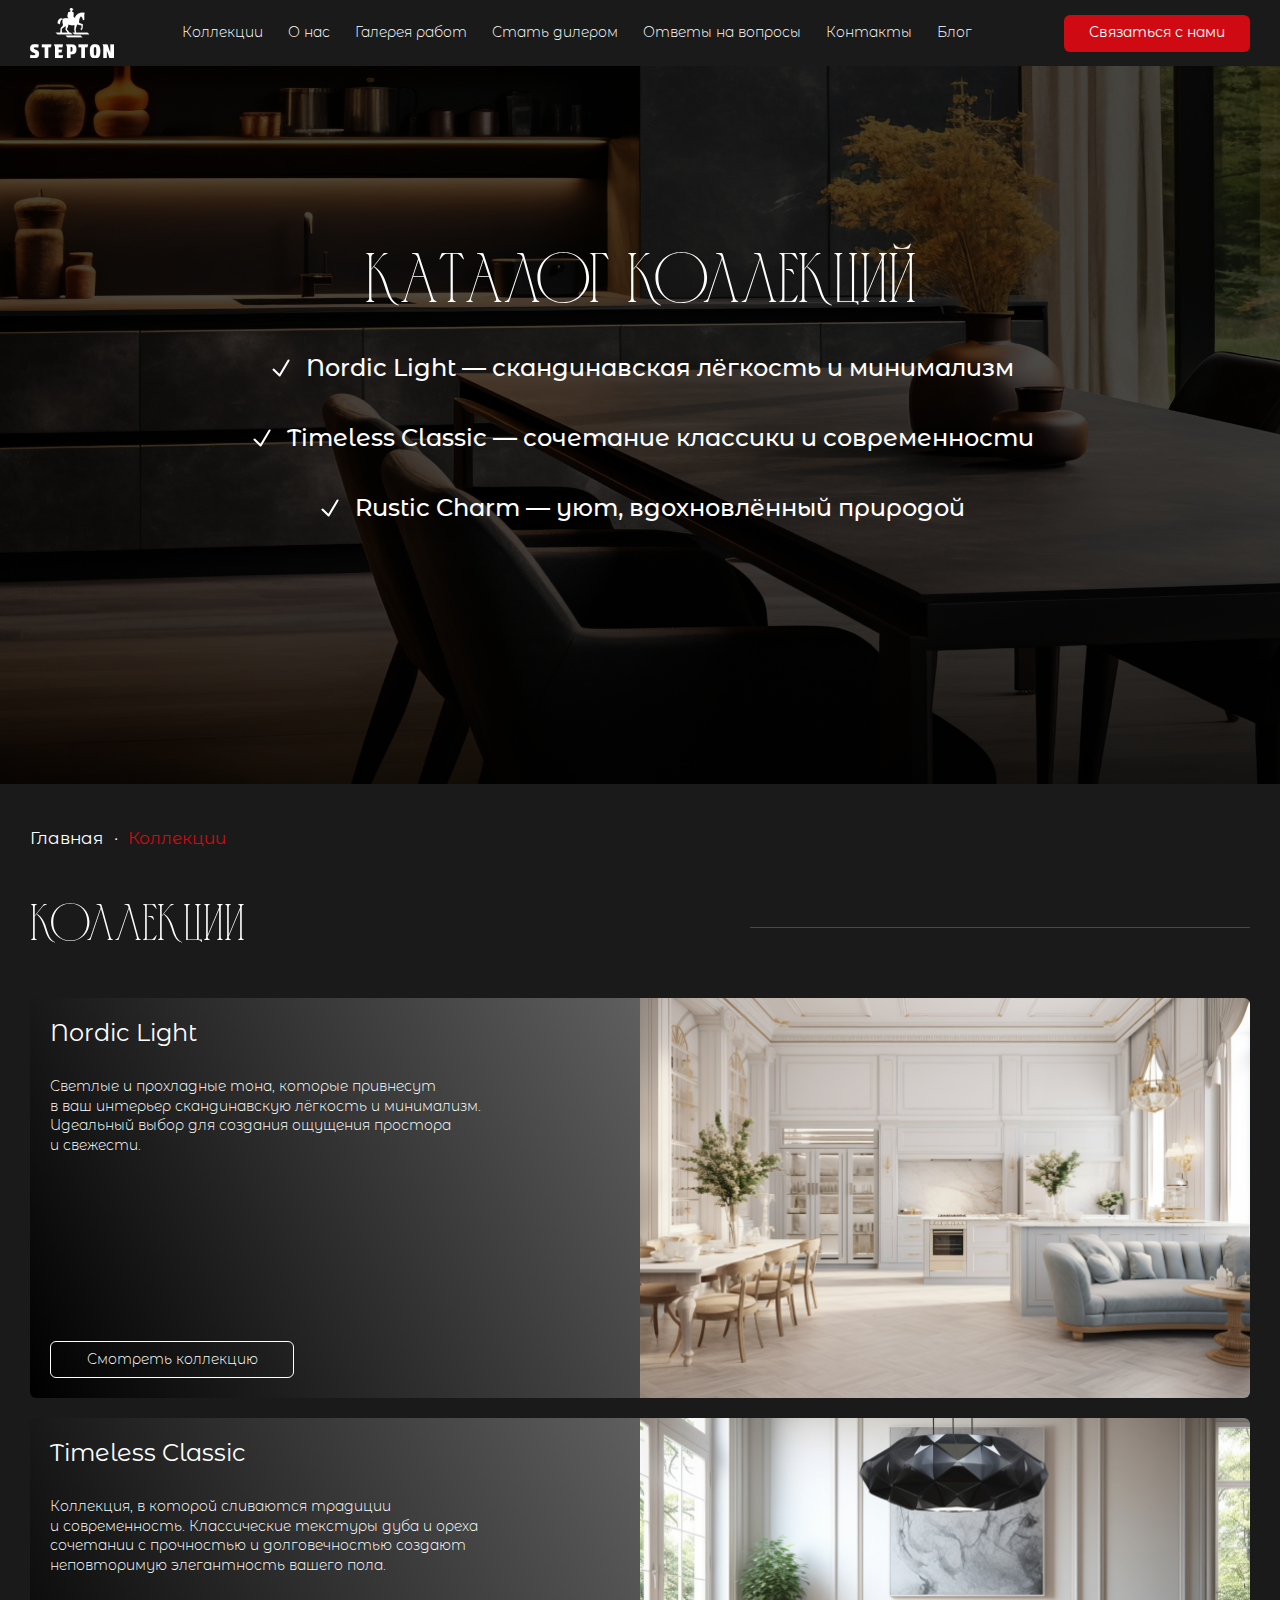
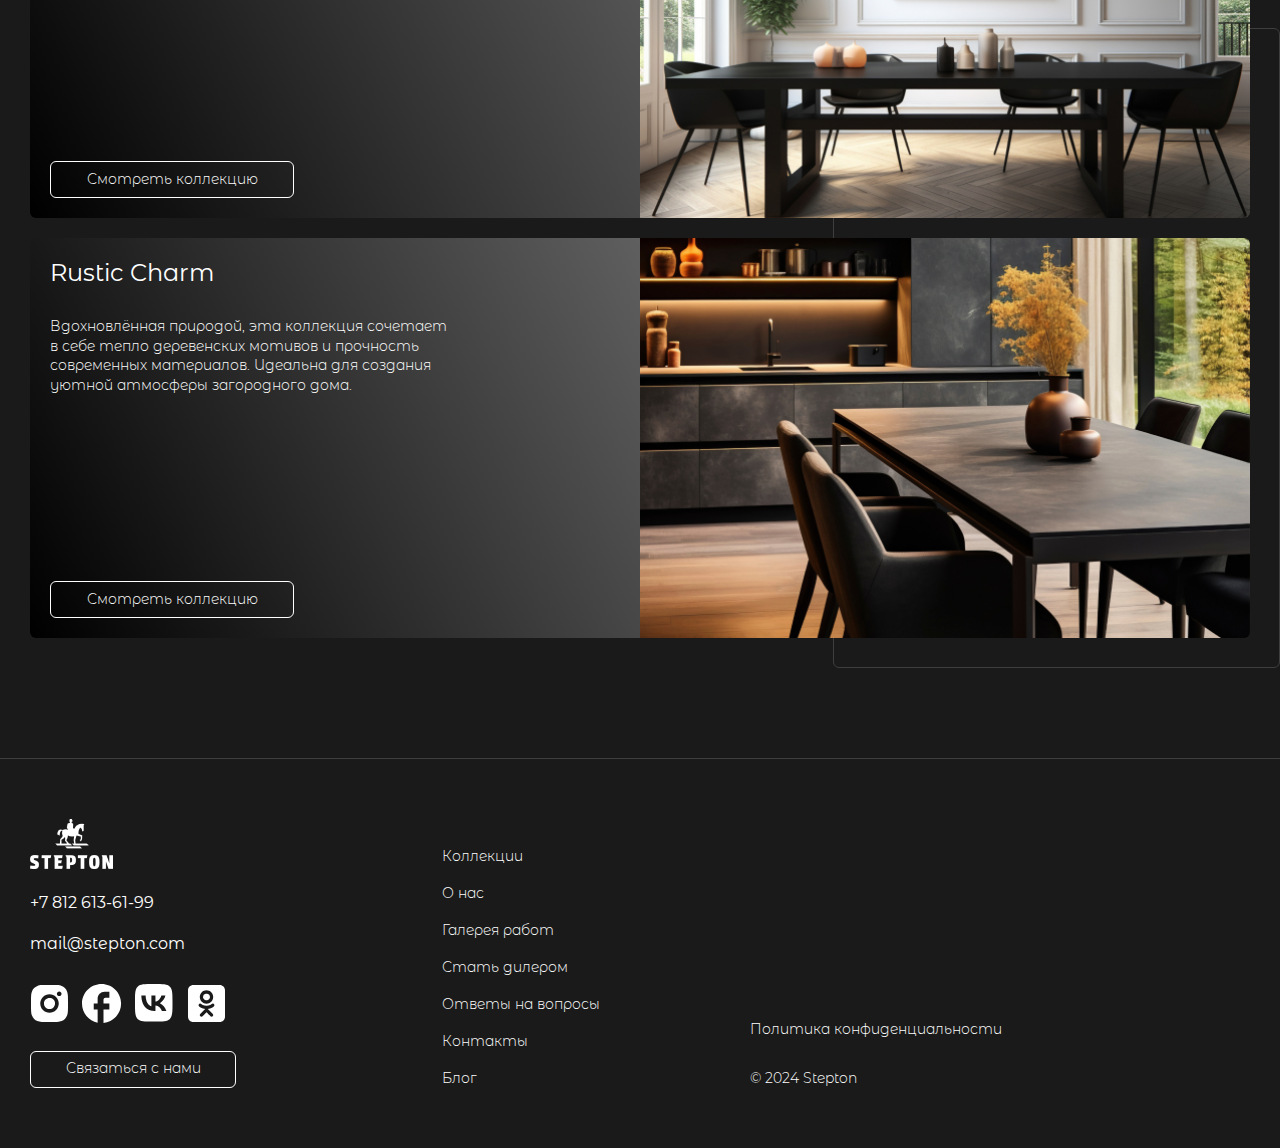
<file: catalog.html>
<!DOCTYPE html>
<html lang="ru">
  <head>
    <meta charset="utf-8">
    <meta http-equiv="X-UA-Compatible" content="IE=edge">
    <meta name="viewport" content="width=device-width, initial-scale=1">
    <title></title>

    <!-- CSS -->

    <link href="css/main.css" rel="stylesheet">
    <link href="css/media.css" rel="stylesheet">
    <link href="slick/slick.css" rel="stylesheet">
    <link href="slick/slick-theme.css" rel="stylesheet">
    <link rel="preconnect" href="https://fonts.googleapis.com">
    <link rel="preconnect" href="https://fonts.gstatic.com" crossorigin>
    <link href="https://fonts.googleapis.com/css2?family=Montserrat+Alternates:ital,wght@0,100;0,200;0,300;0,400;0,500;0,600;0,700;0,800;0,900;1,100;1,200;1,300;1,400;1,500;1,600;1,700;1,800;1,900&display=swap" rel="stylesheet">
    <link href="https://fonts.cdnfonts.com/css/mirra-auriolic" rel="stylesheet">
  </head>

  
  <body>


    <nav class="mt-mobile nav-open">
      <div class="mt-munu-mb">
        <div class="header_nav header_nav_burger">
              <ul>
                <li>
                  <a href="#">
                    Коллекции
                  </a>
                </li>
                <li>
                  <a href="#">
                    О нас
                  </a>
                </li>
                <li>
                  <a href="#">
                    Галерея работ
                  </a>
                </li>
                <li>
                  <a href="#">
                    Стать дилером
                  </a>
                </li>
                <li>
                  <a href="#">
                    Ответы на вопросы
                  </a>
                </li>
                <li>
                  <a href="#">
                    Контакты
                  </a>
                </li>
                <li>
                  <a href="#">
                    Блог
                  </a>
                </li>
              </ul>
        </div>
        <div class="burger_links">
          <ul>
            <li>
              <a href="#">
                +7 812 613-61-99
              </a>
            </li>
            <li>
              <a href="#">
                mail@stepton.com
              </a>
            </li>
          </ul>
        </div>
        <div class="burger_social">
          <ul>
            <li>
              <a href="#">
                <svg width="40" height="40" viewBox="0 0 40 40" fill="none" xmlns="http://www.w3.org/2000/svg">
                <path d="M21.4024 2C23.4836 2.00555 24.5399 2.01665 25.4519 2.04255L25.8108 2.0555C26.2252 2.0703 26.634 2.0888 27.128 2.111C29.0963 2.20349 30.4394 2.51429 31.6178 2.97123C32.8388 3.44112 33.8674 4.0775 34.8959 5.10422C35.837 6.02871 36.5649 7.14745 37.0289 8.38235C37.4859 9.56077 37.7967 10.9038 37.8892 12.874C37.9114 13.3661 37.9299 13.775 37.9447 14.1912L37.9558 14.5501C37.9835 15.4603 37.9946 16.5166 37.9983 18.5978L38.0002 19.9779V22.4013C38.0047 23.7507 37.9905 25.1 37.9576 26.449L37.9465 26.8079C37.9317 27.2241 37.9132 27.633 37.891 28.1251C37.7985 30.0953 37.484 31.4365 37.0289 32.6168C36.5649 33.8517 35.837 34.9704 34.8959 35.8949C33.9714 36.8359 32.8527 37.5639 31.6178 38.0279C30.4394 38.4848 29.0963 38.7956 27.128 38.8881L25.8108 38.9436L25.4519 38.9547C24.5399 38.9806 23.4836 38.9936 21.4024 38.9973L20.0223 38.9991H17.6007C16.2507 39.0039 14.9007 38.9897 13.5511 38.9566L13.1923 38.9455C12.7531 38.9288 12.314 38.9097 11.8751 38.8881C9.90674 38.7956 8.56367 38.4848 7.3834 38.0279C6.14916 37.5636 5.03107 36.8357 4.10713 35.8949C3.1654 34.9706 2.43682 33.8518 1.97228 32.6168C1.51534 31.4383 1.20455 30.0953 1.11205 28.1251L1.05655 26.8079L1.0473 26.449C1.0132 25.1001 0.997781 23.7507 1.00105 22.4013V18.5978C0.995932 17.2484 1.0095 15.8991 1.04175 14.5501L1.0547 14.1912C1.0695 13.775 1.088 13.3661 1.1102 12.874C1.2027 10.9038 1.51349 9.56262 1.97043 8.38235C2.43605 7.14694 3.16591 6.02816 4.10898 5.10422C5.03239 4.16361 6.14982 3.4357 7.3834 2.97123C8.56367 2.51429 9.90489 2.20349 11.8751 2.111C12.3672 2.0888 12.7779 2.0703 13.1923 2.0555L13.5511 2.0444C14.9001 2.01153 16.2495 1.99735 17.5988 2.00185L21.4024 2ZM19.5006 11.2498C17.0474 11.2498 14.6947 12.2243 12.96 13.959C11.2254 15.6936 10.2508 18.0464 10.2508 20.4996C10.2508 22.9527 11.2254 25.3055 12.96 27.0401C14.6947 28.7748 17.0474 29.7493 19.5006 29.7493C21.9538 29.7493 24.3065 28.7748 26.0412 27.0401C27.7759 25.3055 28.7504 22.9527 28.7504 20.4996C28.7504 18.0464 27.7759 15.6936 26.0412 13.959C24.3065 12.2243 21.9538 11.2498 19.5006 11.2498ZM19.5006 14.9497C20.2294 14.9496 20.9511 15.093 21.6245 15.3718C22.2979 15.6506 22.9098 16.0593 23.4252 16.5746C23.9407 17.0898 24.3496 17.7016 24.6286 18.3749C24.9076 19.0482 25.0513 19.7698 25.0514 20.4986C25.0515 21.2274 24.9081 21.9492 24.6293 22.6225C24.3505 23.2959 23.9418 23.9078 23.4265 24.4232C22.9113 24.9387 22.2995 25.3476 21.6262 25.6266C20.9529 25.9056 20.2313 26.0493 19.5025 26.0494C18.0305 26.0494 16.6189 25.4647 15.5781 24.4239C14.5373 23.3831 13.9526 21.9715 13.9526 20.4996C13.9526 19.0276 14.5373 17.616 15.5781 16.5752C16.6189 15.5344 18.0305 14.9497 19.5025 14.9497M29.2147 8.47484C28.6014 8.47484 28.0132 8.71847 27.5796 9.15214C27.1459 9.58581 26.9023 10.174 26.9023 10.7873C26.9023 11.4006 27.1459 11.9888 27.5796 12.4224C28.0132 12.8561 28.6014 13.0997 29.2147 13.0997C29.828 13.0997 30.4162 12.8561 30.8499 12.4224C31.2835 11.9888 31.5272 11.4006 31.5272 10.7873C31.5272 10.174 31.2835 9.58581 30.8499 9.15214C30.4162 8.71847 29.828 8.47484 29.2147 8.47484Z" fill="white"/>
                </svg>
              </a>
            </li>
            <li>
              <a href="#">
                <svg width="40" height="40" viewBox="0 0 40 40" fill="none" xmlns="http://www.w3.org/2000/svg">
                <path d="M39.0977 20.5489C39.0977 9.75789 30.3398 1 19.5489 1C8.75789 1 0 9.75789 0 20.5489C0 30.0105 6.72481 37.8887 15.6391 39.7068V26.4135H11.7293V20.5489H15.6391V15.6617C15.6391 11.8887 18.7083 8.81955 22.4812 8.81955H27.3684V14.6842H23.4586C22.3835 14.6842 21.5038 15.5639 21.5038 16.6391V20.5489H27.3684V26.4135H21.5038V40C31.3759 39.0226 39.0977 30.6947 39.0977 20.5489Z" fill="white"/>
                </svg>
              </a>
            </li>
            <li>
              <a href="#">
                <svg width="40" height="40" viewBox="0 0 40 40" fill="none" xmlns="http://www.w3.org/2000/svg">
                <path d="M3.625 3.625C1 6.275 1 10.5125 1 19V20.5C1 28.975 1 33.2125 3.625 35.875C6.275 38.5 10.5125 38.5 19 38.5H20.5C28.975 38.5 33.2125 38.5 35.875 35.875C38.5 33.225 38.5 28.9875 38.5 20.5V19C38.5 10.525 38.5 6.2875 35.875 3.625C33.225 1 28.9875 1 20.5 1H19C10.525 1 6.2875 1 3.625 3.625ZM7.325 12.4125H11.625C11.7625 19.5625 14.9125 22.5875 17.4125 23.2125V12.4125H21.45V18.575C23.9125 18.3125 26.5125 15.5 27.3875 12.4H31.4125C31.0841 14.0046 30.4284 15.5243 29.4864 16.8642C28.5444 18.2041 27.3363 19.3354 25.9375 20.1875C27.4988 20.9643 28.8777 22.0634 29.983 23.4122C31.0884 24.7611 31.8951 26.329 32.35 28.0125H27.9125C26.9625 25.05 24.5875 22.75 21.45 22.4375V28.0125H20.95C12.4 28.0125 7.525 22.1625 7.325 12.4125Z" fill="white"/>
                </svg>
              </a>
            </li>
            <li>
              <a href="#">
                <svg width="40" height="40" viewBox="0 0 40 40" fill="none" xmlns="http://www.w3.org/2000/svg">
                <path d="M20.5 10.6801C20.0539 10.6578 19.608 10.7263 19.1892 10.8816C18.7704 11.037 18.3876 11.2758 18.064 11.5836C17.7404 11.8914 17.4827 12.2618 17.3066 12.6722C17.1306 13.0827 17.0398 13.5247 17.0398 13.9713C17.0398 14.4179 17.1306 14.8599 17.3066 15.2704C17.4827 15.6809 17.7404 16.0512 18.064 16.3591C18.3876 16.6669 18.7704 16.9057 19.1892 17.061C19.608 17.2163 20.0539 17.2849 20.5 17.2625C20.9461 17.2849 21.392 17.2163 21.8108 17.061C22.2296 16.9057 22.6124 16.6669 22.936 16.3591C23.2596 16.0512 23.5173 15.6809 23.6934 15.2704C23.8694 14.8599 23.9602 14.4179 23.9602 13.9713C23.9602 13.5247 23.8694 13.0827 23.6934 12.6722C23.5173 12.2618 23.2596 11.8914 22.936 11.5836C22.6124 11.2758 22.2296 11.037 21.8108 10.8816C21.392 10.7263 20.9461 10.6578 20.5 10.6801ZM33.7143 2H7.28571C4.37031 2 2 4.37031 2 7.28571V33.7143C2 36.6297 4.37031 39 7.28571 39H33.7143C36.6297 39 39 36.6297 39 33.7143V7.28571C39 4.37031 36.6297 2 33.7143 2ZM20.5 7.27746C22.2753 7.27746 23.9779 7.9827 25.2333 9.23804C26.4886 10.4934 27.1939 12.196 27.1939 13.9713C27.1939 15.7466 26.4886 17.4492 25.2333 18.7046C23.9779 19.9599 22.2753 20.6652 20.5 20.6652C18.7247 20.6652 17.0221 19.9599 15.7667 18.7046C14.5114 17.4492 13.8061 15.7466 13.8061 13.9713C13.8061 12.196 14.5114 10.4934 15.7667 9.23804C17.0221 7.9827 18.7247 7.27746 20.5 7.27746ZM25.3975 21.1772C26.785 20.0871 27.8339 20.723 28.2138 21.4746C28.858 22.796 28.123 23.4319 26.4382 24.5304C25.0259 25.4306 23.0768 25.7857 21.7967 25.9179L22.8703 26.9833L26.8098 30.9228C28.2469 32.4011 25.9013 34.7054 24.4478 33.2848C23.4567 32.2772 22.0114 30.8319 20.5083 29.3288L16.5687 33.2848C15.1069 34.7054 12.7696 32.3763 14.2232 30.9228L15.2556 29.8904C16.1145 29.0315 17.1221 28.0156 18.1627 26.9833L19.2281 25.9179C17.9563 25.7857 15.9824 25.4471 14.5536 24.5304C12.877 23.4319 12.1337 22.8042 12.7862 21.4746C13.1661 20.723 14.215 20.0871 15.6025 21.1772C15.6025 21.1772 17.4772 22.6638 20.5 22.6638C23.5228 22.6638 25.3975 21.1772 25.3975 21.1772Z" fill="white"/>
                </svg>
              </a>
            </li>
          </ul>
        </div>
        <div class="burger_button">
          <button>
            Связаться с нами
          </button>
        </div>
      </div>
    </nav>
    
    <div class="relative">
      <div class="burger">
              <i>
                <svg width="50" height="50" viewBox="0 0 50 50" fill="none" xmlns="http://www.w3.org/2000/svg">
                <path d="M8.59375 14.8438H41.4062M8.59375 25H41.4062M8.59375 35.1562H41.4062" stroke="white" stroke-width="4.6875" stroke-miterlimit="10" stroke-linecap="round"/>
                </svg>
              </i>
              <i>
                <svg width="38" height="38" viewBox="0 0 38 38" fill="none" xmlns="http://www.w3.org/2000/svg">
                <path d="M28.5 9.5L9.5 28.5" stroke="white" stroke-width="4" stroke-linecap="round" stroke-linejoin="round"/>
                <path d="M9.5 9.5L28.5 28.5" stroke="white" stroke-width="4" stroke-linecap="round" stroke-linejoin="round"/>
                </svg>
              </i> 
      </div>
      <header class="header">
        <div class="container">
          <div class="header_wrap">
            <div class="header_logo">
              <a href="#">
                <img src="images/header_logo.png" alt="">
              </a>
            </div>
            <div class="header_nav">
              <ul>
                <li>
                  <a href="#">
                    Коллекции
                  </a>
                </li>
                <li>
                  <a href="#">
                    О нас
                  </a>
                </li>
                <li>
                  <a href="#">
                    Галерея работ
                  </a>
                </li>
                <li>
                  <a href="#">
                    Стать дилером
                  </a>
                </li>
                <li>
                  <a href="#">
                    Ответы на вопросы
                  </a>
                </li>
                <li>
                  <a href="#">
                    Контакты
                  </a>
                </li>
                <li>
                  <a href="#">
                    Блог
                  </a>
                </li>
              </ul>
            </div>
            <div class="header_button">
              <button>
                Связаться с нами
              </button>
            </div>
          </div>
        </div>
      </header>
    </div>

    

    <section class="catalog">
      <div class="conatiner">
        <h1>
          Каталог коллекций
        </h1>
        <ul>
          <li>
            <p>
              Nordic Light — скандинавская лёгкость и минимализм
            </p>
          </li>
          <li>
            <p>
              Timeless Classic — сочетание классики и современности
            </p>
          </li>
          <li>
            <p>
              Rustic Charm — уют, вдохновлённый природой
            </p>
          </li>
        </ul>
      </div>
    </section>

    <section class="seeds">
      <div class="container">
        <ul>
          <li>
            <a href="#">
              Главная
            </a>
          </li>
          <li>
            <p>
              Коллекции
            </p>
          </li>
        </ul>
      </div>
    </section>

    <section class="four section_pd">
      <div class="container">
        <div class="top">
          <h2>
            Коллекции
          </h2>
          <div class="restagle"></div>
        </div>
        <div class="four_relative">
          <div class="four_absolute"></div>
          <div class="four_inner">
            <div class="four_block">
              <div class="four_border">
                <div class="four_border_block">
                  <div class="four_border_border">
                    <div class="four_flex">
                      <div class="four_top">
                        <h3>
                          Nordic Light
                        </h3>
                        <p>
                          Светлые и прохладные тона, которые привнесут в ваш интерьер скандинавскую лёгкость и минимализм. Идеальный выбор для создания ощущения простора и свежести.
                        </p>
                      </div>
                      <div class="four_bottom">
                        <div class="four_link">
                          <a href="#">
                            Смотреть коллекцию
                          </a>
                        </div>
                      </div>
                    </div>
                  </div>
                </div>
                <div class="four_border_block">
                  <div class="four_img">
                    <img src="images/four_img.png" alt="">
                  </div>
                </div>
              </div>
            </div>
            <div class="four_block">
              <div class="four_border">
                <div class="four_border_block">
                  <div class="four_border_border">
                    <div class="four_flex">
                      <div class="four_top">
                        <h3>
                          Timeless Classic
                        </h3>
                        <p>
                          Коллекция, в которой сливаются традиции и современность. Классические текстуры дуба и ореха сочетании с прочностью и долговечностью создают неповторимую элегантность вашего пола.
                        </p>
                      </div>
                      <div class="four_bottom">
                        <div class="four_link">
                          <a href="#">
                            Смотреть коллекцию
                          </a>
                        </div>
                      </div>
                    </div>
                  </div>
                </div>
                <div class="four_border_block">
                  <div class="four_img">
                    <img src="images/four_img2.png" alt="">
                  </div>
                </div>
              </div>
            </div>
            <div class="four_block">
              <div class="four_border">
                <div class="four_border_block">
                  <div class="four_border_border">
                    <div class="four_flex">
                      <div class="four_top">
                        <h3>
                          Rustic Charm
                        </h3>
                        <p>
                          Вдохновлённая природой, эта коллекция сочетает в себе тепло деревенских мотивов и прочность современных материалов. Идеальна для создания уютной атмосферы загородного дома.
                        </p>
                      </div>
                      <div class="four_bottom">
                        <div class="four_link">
                          <a href="#">
                            Смотреть коллекцию
                          </a>
                        </div>
                      </div>
                    </div>
                  </div>
                </div>
                <div class="four_border_block">
                  <div class="four_img">
                    <img src="images/four_img3.png" alt="">
                  </div>
                </div>
              </div>
            </div>
          </div>
        </div>
      </div>
    </section>

    
    <footer class="footer">
      <div class="container">
        <div class="footer_wrap">
          <div class="footer_block">
            <div class="footer_logo">
              <a href="#">
                <img src="images/footer_logo.png" alt="">
              </a>
            </div>
            <div class="footer_link">
              <ul>
                <li>
                  <a href="#">
                    +7 812 613-61-99
                  </a>
                </li>
                <li>
                  <a href="#">
                    mail@stepton.com
                  </a>
                </li>
              </ul>
            </div>
            <div class="footer_social">
              <ul>
                <li>
                  <a href="#">
                    <svg width="40" height="40" viewBox="0 0 40 40" fill="none" xmlns="http://www.w3.org/2000/svg">
                    <path d="M21.4024 2C23.4836 2.00555 24.5399 2.01665 25.4519 2.04255L25.8108 2.0555C26.2252 2.0703 26.634 2.0888 27.128 2.111C29.0963 2.20349 30.4394 2.51429 31.6178 2.97123C32.8388 3.44112 33.8674 4.0775 34.8959 5.10422C35.837 6.02871 36.5649 7.14745 37.0289 8.38235C37.4859 9.56077 37.7967 10.9038 37.8892 12.874C37.9114 13.3661 37.9299 13.775 37.9447 14.1912L37.9558 14.5501C37.9835 15.4603 37.9946 16.5166 37.9983 18.5978L38.0002 19.9779V22.4013C38.0047 23.7507 37.9905 25.1 37.9576 26.449L37.9465 26.8079C37.9317 27.2241 37.9132 27.633 37.891 28.1251C37.7985 30.0953 37.484 31.4365 37.0289 32.6168C36.5649 33.8517 35.837 34.9704 34.8959 35.8949C33.9714 36.8359 32.8527 37.5639 31.6178 38.0279C30.4394 38.4848 29.0963 38.7956 27.128 38.8881L25.8108 38.9436L25.4519 38.9547C24.5399 38.9806 23.4836 38.9936 21.4024 38.9973L20.0223 38.9991H17.6007C16.2507 39.0039 14.9007 38.9897 13.5511 38.9566L13.1923 38.9455C12.7531 38.9288 12.314 38.9097 11.8751 38.8881C9.90674 38.7956 8.56367 38.4848 7.3834 38.0279C6.14916 37.5636 5.03107 36.8357 4.10713 35.8949C3.1654 34.9706 2.43682 33.8518 1.97228 32.6168C1.51534 31.4383 1.20455 30.0953 1.11205 28.1251L1.05655 26.8079L1.0473 26.449C1.0132 25.1001 0.997781 23.7507 1.00105 22.4013V18.5978C0.995932 17.2484 1.0095 15.8991 1.04175 14.5501L1.0547 14.1912C1.0695 13.775 1.088 13.3661 1.1102 12.874C1.2027 10.9038 1.51349 9.56262 1.97043 8.38235C2.43605 7.14694 3.16591 6.02816 4.10898 5.10422C5.03239 4.16361 6.14982 3.4357 7.3834 2.97123C8.56367 2.51429 9.90489 2.20349 11.8751 2.111C12.3672 2.0888 12.7779 2.0703 13.1923 2.0555L13.5511 2.0444C14.9001 2.01153 16.2495 1.99735 17.5988 2.00185L21.4024 2ZM19.5006 11.2498C17.0474 11.2498 14.6947 12.2243 12.96 13.959C11.2254 15.6936 10.2508 18.0464 10.2508 20.4996C10.2508 22.9527 11.2254 25.3055 12.96 27.0401C14.6947 28.7748 17.0474 29.7493 19.5006 29.7493C21.9538 29.7493 24.3065 28.7748 26.0412 27.0401C27.7759 25.3055 28.7504 22.9527 28.7504 20.4996C28.7504 18.0464 27.7759 15.6936 26.0412 13.959C24.3065 12.2243 21.9538 11.2498 19.5006 11.2498ZM19.5006 14.9497C20.2294 14.9496 20.9511 15.093 21.6245 15.3718C22.2979 15.6506 22.9098 16.0593 23.4252 16.5746C23.9407 17.0898 24.3496 17.7016 24.6286 18.3749C24.9076 19.0482 25.0513 19.7698 25.0514 20.4986C25.0515 21.2274 24.9081 21.9492 24.6293 22.6225C24.3505 23.2959 23.9418 23.9078 23.4265 24.4232C22.9113 24.9387 22.2995 25.3476 21.6262 25.6266C20.9529 25.9056 20.2313 26.0493 19.5025 26.0494C18.0305 26.0494 16.6189 25.4647 15.5781 24.4239C14.5373 23.3831 13.9526 21.9715 13.9526 20.4996C13.9526 19.0276 14.5373 17.616 15.5781 16.5752C16.6189 15.5344 18.0305 14.9497 19.5025 14.9497M29.2147 8.47484C28.6014 8.47484 28.0132 8.71847 27.5796 9.15214C27.1459 9.58581 26.9023 10.174 26.9023 10.7873C26.9023 11.4006 27.1459 11.9888 27.5796 12.4224C28.0132 12.8561 28.6014 13.0997 29.2147 13.0997C29.828 13.0997 30.4162 12.8561 30.8499 12.4224C31.2835 11.9888 31.5272 11.4006 31.5272 10.7873C31.5272 10.174 31.2835 9.58581 30.8499 9.15214C30.4162 8.71847 29.828 8.47484 29.2147 8.47484Z" fill="white"/>
                    </svg>
                  </a>
                </li>
                <li>
                  <a href="#">
                    <svg width="40" height="40" viewBox="0 0 40 40" fill="none" xmlns="http://www.w3.org/2000/svg">
                    <path d="M39.0977 20.5489C39.0977 9.75789 30.3398 1 19.5489 1C8.75789 1 0 9.75789 0 20.5489C0 30.0105 6.72481 37.8887 15.6391 39.7068V26.4135H11.7293V20.5489H15.6391V15.6617C15.6391 11.8887 18.7083 8.81955 22.4812 8.81955H27.3684V14.6842H23.4586C22.3835 14.6842 21.5038 15.5639 21.5038 16.6391V20.5489H27.3684V26.4135H21.5038V40C31.3759 39.0226 39.0977 30.6947 39.0977 20.5489Z" fill="white"/>
                    </svg>
                  </a>
                </li>
                <li>
                  <a href="#">
                    <svg width="40" height="40" viewBox="0 0 40 40" fill="none" xmlns="http://www.w3.org/2000/svg">
                    <path d="M3.625 3.625C1 6.275 1 10.5125 1 19V20.5C1 28.975 1 33.2125 3.625 35.875C6.275 38.5 10.5125 38.5 19 38.5H20.5C28.975 38.5 33.2125 38.5 35.875 35.875C38.5 33.225 38.5 28.9875 38.5 20.5V19C38.5 10.525 38.5 6.2875 35.875 3.625C33.225 1 28.9875 1 20.5 1H19C10.525 1 6.2875 1 3.625 3.625ZM7.325 12.4125H11.625C11.7625 19.5625 14.9125 22.5875 17.4125 23.2125V12.4125H21.45V18.575C23.9125 18.3125 26.5125 15.5 27.3875 12.4H31.4125C31.0841 14.0046 30.4284 15.5243 29.4864 16.8642C28.5444 18.2041 27.3363 19.3354 25.9375 20.1875C27.4988 20.9643 28.8777 22.0634 29.983 23.4122C31.0884 24.7611 31.8951 26.329 32.35 28.0125H27.9125C26.9625 25.05 24.5875 22.75 21.45 22.4375V28.0125H20.95C12.4 28.0125 7.525 22.1625 7.325 12.4125Z" fill="white"/>
                    </svg>
                  </a>
                </li>
                <li>
                  <a href="#">
                    <svg width="40" height="40" viewBox="0 0 40 40" fill="none" xmlns="http://www.w3.org/2000/svg">
                    <path d="M20.5 10.6801C20.0539 10.6578 19.608 10.7263 19.1892 10.8816C18.7704 11.037 18.3876 11.2758 18.064 11.5836C17.7404 11.8914 17.4827 12.2618 17.3066 12.6722C17.1306 13.0827 17.0398 13.5247 17.0398 13.9713C17.0398 14.4179 17.1306 14.8599 17.3066 15.2704C17.4827 15.6809 17.7404 16.0512 18.064 16.3591C18.3876 16.6669 18.7704 16.9057 19.1892 17.061C19.608 17.2163 20.0539 17.2849 20.5 17.2625C20.9461 17.2849 21.392 17.2163 21.8108 17.061C22.2296 16.9057 22.6124 16.6669 22.936 16.3591C23.2596 16.0512 23.5173 15.6809 23.6934 15.2704C23.8694 14.8599 23.9602 14.4179 23.9602 13.9713C23.9602 13.5247 23.8694 13.0827 23.6934 12.6722C23.5173 12.2618 23.2596 11.8914 22.936 11.5836C22.6124 11.2758 22.2296 11.037 21.8108 10.8816C21.392 10.7263 20.9461 10.6578 20.5 10.6801ZM33.7143 2H7.28571C4.37031 2 2 4.37031 2 7.28571V33.7143C2 36.6297 4.37031 39 7.28571 39H33.7143C36.6297 39 39 36.6297 39 33.7143V7.28571C39 4.37031 36.6297 2 33.7143 2ZM20.5 7.27746C22.2753 7.27746 23.9779 7.9827 25.2333 9.23804C26.4886 10.4934 27.1939 12.196 27.1939 13.9713C27.1939 15.7466 26.4886 17.4492 25.2333 18.7046C23.9779 19.9599 22.2753 20.6652 20.5 20.6652C18.7247 20.6652 17.0221 19.9599 15.7667 18.7046C14.5114 17.4492 13.8061 15.7466 13.8061 13.9713C13.8061 12.196 14.5114 10.4934 15.7667 9.23804C17.0221 7.9827 18.7247 7.27746 20.5 7.27746ZM25.3975 21.1772C26.785 20.0871 27.8339 20.723 28.2138 21.4746C28.858 22.796 28.123 23.4319 26.4382 24.5304C25.0259 25.4306 23.0768 25.7857 21.7967 25.9179L22.8703 26.9833L26.8098 30.9228C28.2469 32.4011 25.9013 34.7054 24.4478 33.2848C23.4567 32.2772 22.0114 30.8319 20.5083 29.3288L16.5687 33.2848C15.1069 34.7054 12.7696 32.3763 14.2232 30.9228L15.2556 29.8904C16.1145 29.0315 17.1221 28.0156 18.1627 26.9833L19.2281 25.9179C17.9563 25.7857 15.9824 25.4471 14.5536 24.5304C12.877 23.4319 12.1337 22.8042 12.7862 21.4746C13.1661 20.723 14.215 20.0871 15.6025 21.1772C15.6025 21.1772 17.4772 22.6638 20.5 22.6638C23.5228 22.6638 25.3975 21.1772 25.3975 21.1772Z" fill="white"/>
                    </svg>
                  </a>
                </li>
              </ul>
            </div>
            <div class="footer_button">
              <button>
                Связаться с нами
              </button>
            </div>
          </div>
          <div class="footer_block">
            <div class="footer_nav">
              <ul>
                <li>
                  <a href="#">
                    Коллекции
                  </a>
                </li>
                <li>
                  <a href="#">
                    О нас
                  </a>
                </li>
                <li>
                  <a href="#">
                    Галерея работ
                  </a>
                </li>
                <li>
                  <a href="#">
                    Стать дилером
                  </a>
                </li>
                <li>
                  <a href="#">
                    Ответы на вопросы
                  </a>
                </li>
                <li>
                  <a href="#">
                    Контакты
                  </a>
                </li>
                <li>
                  <a href="#">
                    Блог
                  </a>
                </li>
              </ul>
            </div>
          </div>
          <div class="footer_block">
            <div class="footer_politica">
              <a href="#">
                Политика конфиденциальности
              </a>
            </div>
            <div class="footer_title">
              <p>
                © 2024 Stepton
              </p>
            </div>
          </div>
        </div>
      </div>
    </footer>
   

    <script src='https://ajax.googleapis.com/ajax/libs/jquery/3.2.1/jquery.min.js'></script>
    <script type="text/javascript" src="js/main.js"></script>
    <script type="text/javascript" src="slick/slick.min.js"></script>
  </body>

  
</html>
</file>
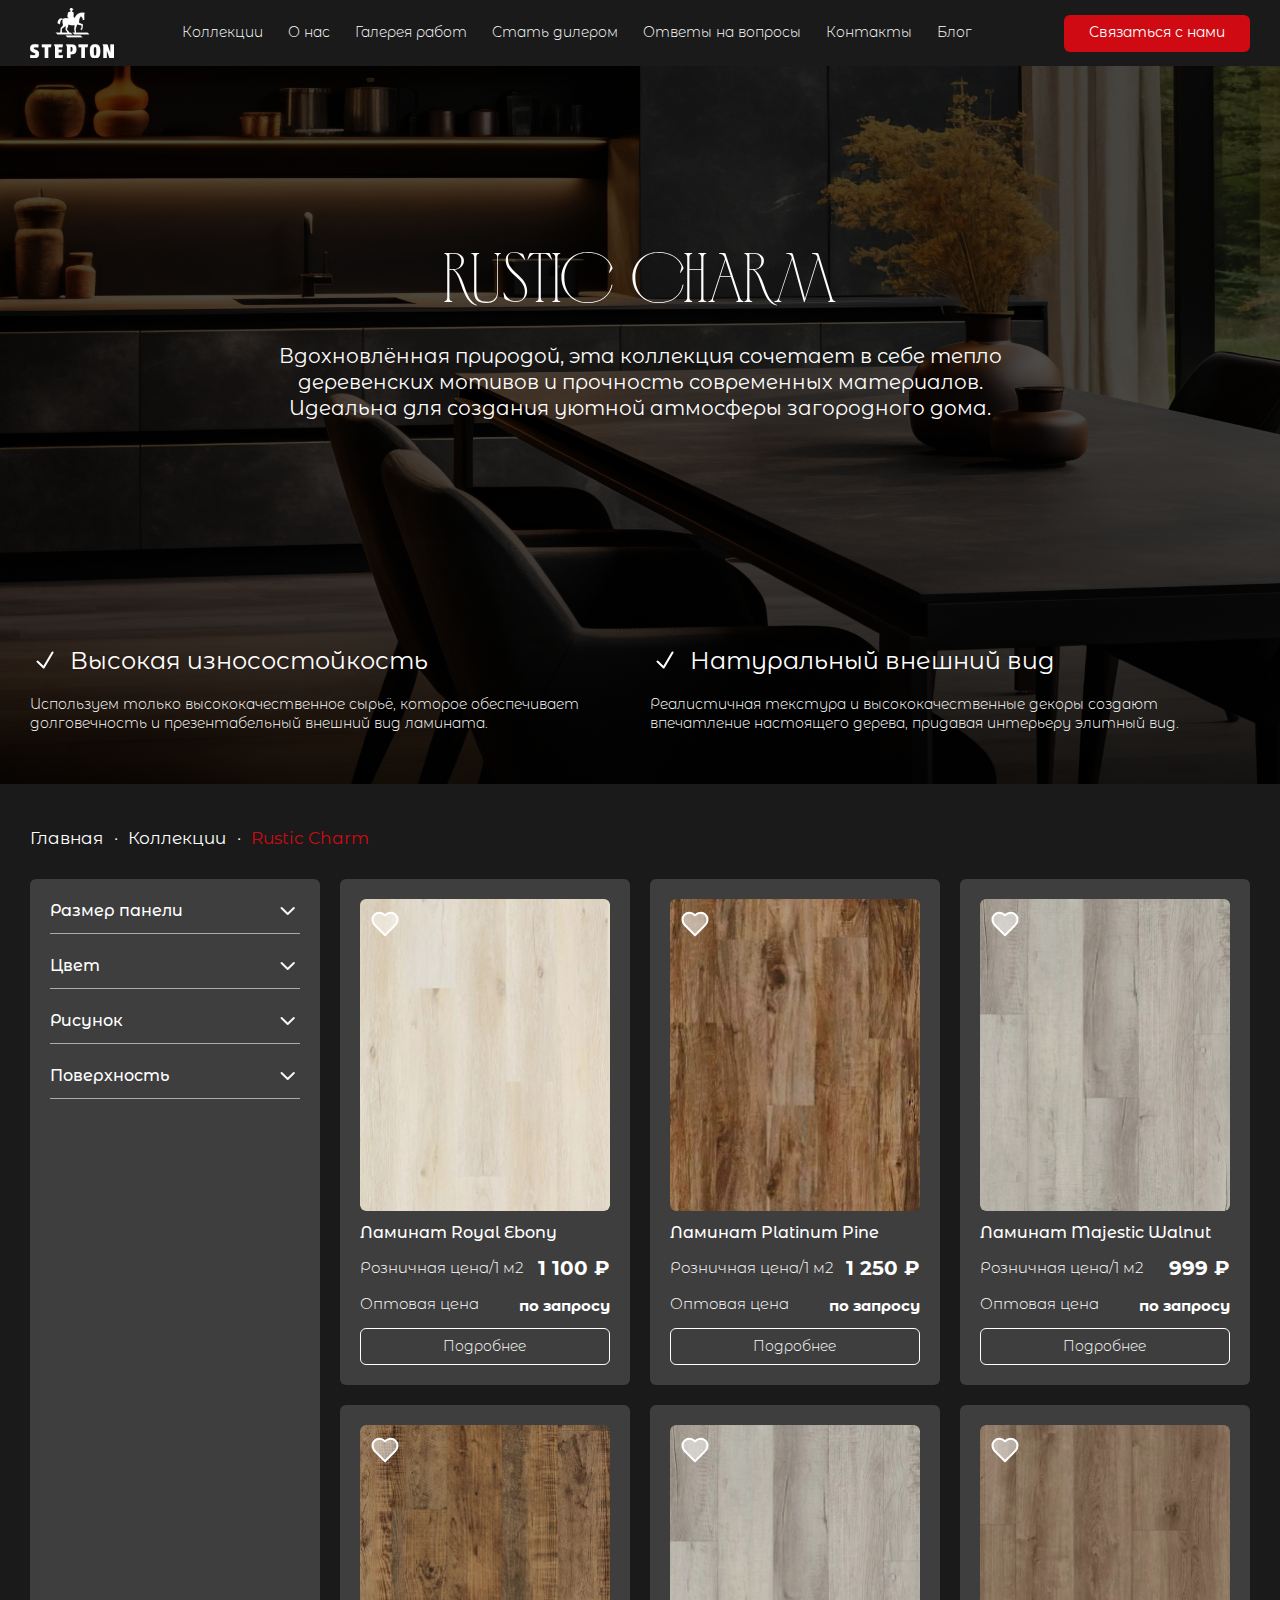
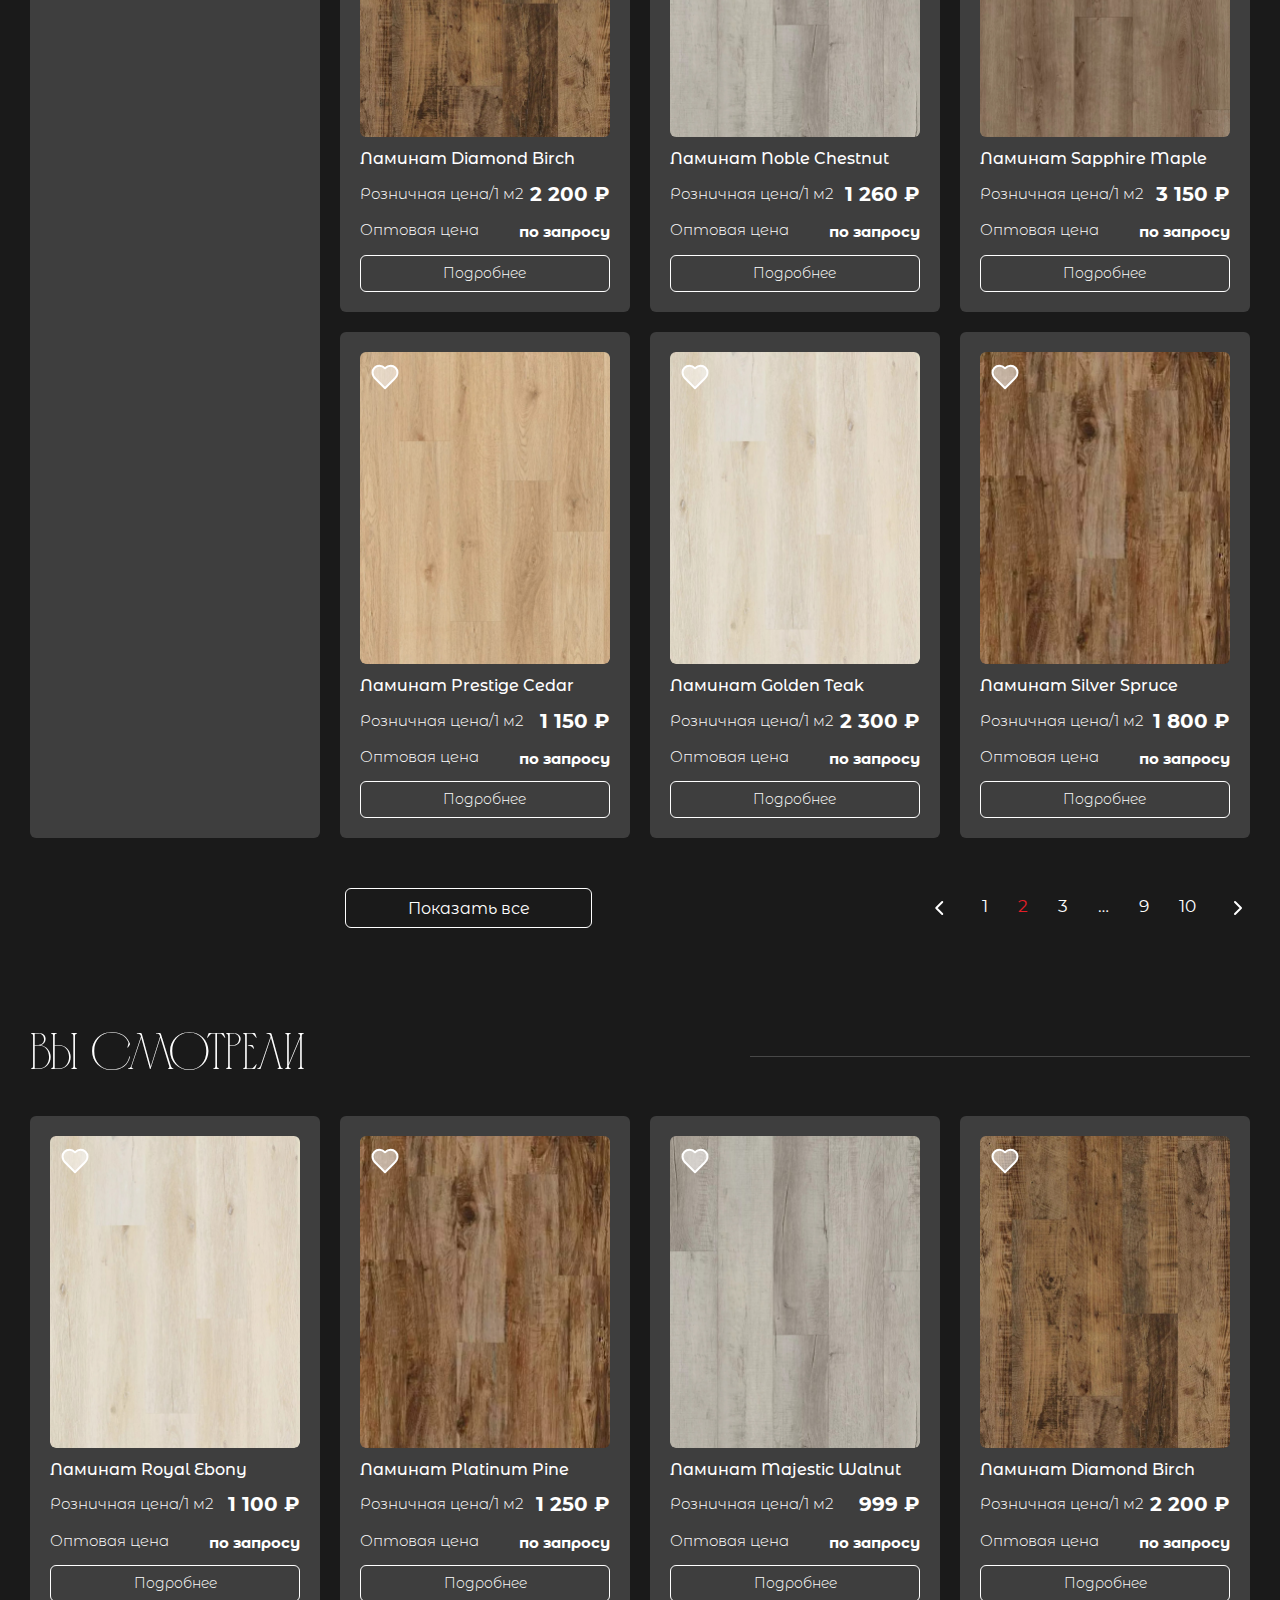
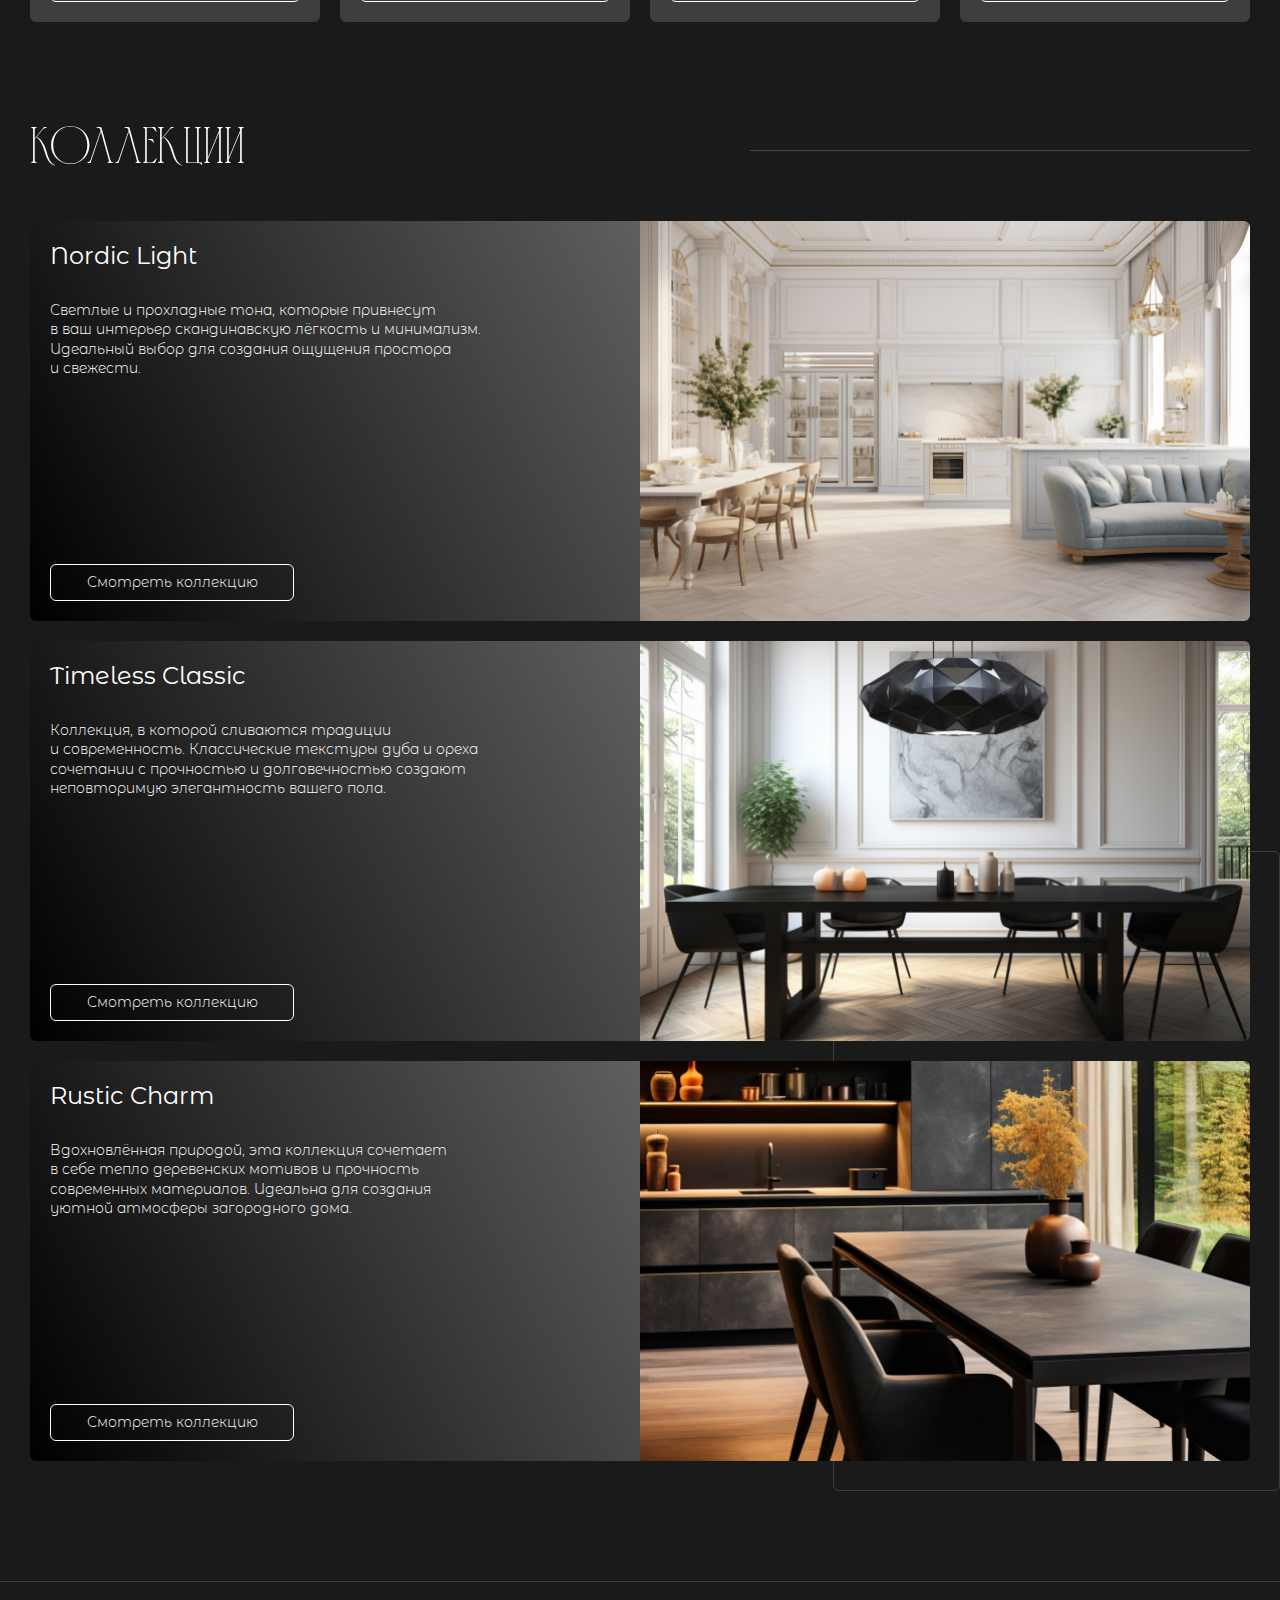
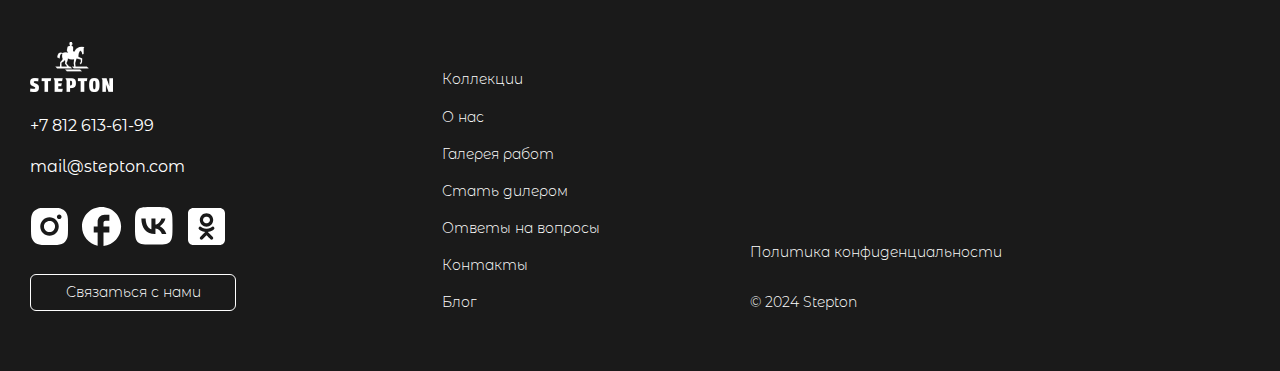
<file: collection.html>
<!DOCTYPE html>
<html lang="ru">
  <head>
    <meta charset="utf-8">
    <meta http-equiv="X-UA-Compatible" content="IE=edge">
    <meta name="viewport" content="width=device-width, initial-scale=1">
    <title></title>

    <!-- CSS -->

    <link href="css/main.css" rel="stylesheet">
    <link href="css/media.css" rel="stylesheet">
    <link href="slick/slick.css" rel="stylesheet">
    <link href="slick/slick-theme.css" rel="stylesheet">
    <link rel="preconnect" href="https://fonts.googleapis.com">
    <link rel="preconnect" href="https://fonts.gstatic.com" crossorigin>
    <link href="https://fonts.googleapis.com/css2?family=Montserrat+Alternates:ital,wght@0,100;0,200;0,300;0,400;0,500;0,600;0,700;0,800;0,900;1,100;1,200;1,300;1,400;1,500;1,600;1,700;1,800;1,900&display=swap" rel="stylesheet">
    <link href="https://fonts.cdnfonts.com/css/mirra-auriolic" rel="stylesheet">
  </head>

  
  <body>


    <nav class="mt-mobile nav-open">
      <div class="mt-munu-mb">
        <div class="header_nav header_nav_burger">
              <ul>
                <li>
                  <a href="#">
                    Коллекции
                  </a>
                </li>
                <li>
                  <a href="#">
                    О нас
                  </a>
                </li>
                <li>
                  <a href="#">
                    Галерея работ
                  </a>
                </li>
                <li>
                  <a href="#">
                    Стать дилером
                  </a>
                </li>
                <li>
                  <a href="#">
                    Ответы на вопросы
                  </a>
                </li>
                <li>
                  <a href="#">
                    Контакты
                  </a>
                </li>
                <li>
                  <a href="#">
                    Блог
                  </a>
                </li>
              </ul>
        </div>
        <div class="burger_links">
          <ul>
            <li>
              <a href="#">
                +7 812 613-61-99
              </a>
            </li>
            <li>
              <a href="#">
                mail@stepton.com
              </a>
            </li>
          </ul>
        </div>
        <div class="burger_social">
          <ul>
            <li>
              <a href="#">
                <svg width="40" height="40" viewBox="0 0 40 40" fill="none" xmlns="http://www.w3.org/2000/svg">
                <path d="M21.4024 2C23.4836 2.00555 24.5399 2.01665 25.4519 2.04255L25.8108 2.0555C26.2252 2.0703 26.634 2.0888 27.128 2.111C29.0963 2.20349 30.4394 2.51429 31.6178 2.97123C32.8388 3.44112 33.8674 4.0775 34.8959 5.10422C35.837 6.02871 36.5649 7.14745 37.0289 8.38235C37.4859 9.56077 37.7967 10.9038 37.8892 12.874C37.9114 13.3661 37.9299 13.775 37.9447 14.1912L37.9558 14.5501C37.9835 15.4603 37.9946 16.5166 37.9983 18.5978L38.0002 19.9779V22.4013C38.0047 23.7507 37.9905 25.1 37.9576 26.449L37.9465 26.8079C37.9317 27.2241 37.9132 27.633 37.891 28.1251C37.7985 30.0953 37.484 31.4365 37.0289 32.6168C36.5649 33.8517 35.837 34.9704 34.8959 35.8949C33.9714 36.8359 32.8527 37.5639 31.6178 38.0279C30.4394 38.4848 29.0963 38.7956 27.128 38.8881L25.8108 38.9436L25.4519 38.9547C24.5399 38.9806 23.4836 38.9936 21.4024 38.9973L20.0223 38.9991H17.6007C16.2507 39.0039 14.9007 38.9897 13.5511 38.9566L13.1923 38.9455C12.7531 38.9288 12.314 38.9097 11.8751 38.8881C9.90674 38.7956 8.56367 38.4848 7.3834 38.0279C6.14916 37.5636 5.03107 36.8357 4.10713 35.8949C3.1654 34.9706 2.43682 33.8518 1.97228 32.6168C1.51534 31.4383 1.20455 30.0953 1.11205 28.1251L1.05655 26.8079L1.0473 26.449C1.0132 25.1001 0.997781 23.7507 1.00105 22.4013V18.5978C0.995932 17.2484 1.0095 15.8991 1.04175 14.5501L1.0547 14.1912C1.0695 13.775 1.088 13.3661 1.1102 12.874C1.2027 10.9038 1.51349 9.56262 1.97043 8.38235C2.43605 7.14694 3.16591 6.02816 4.10898 5.10422C5.03239 4.16361 6.14982 3.4357 7.3834 2.97123C8.56367 2.51429 9.90489 2.20349 11.8751 2.111C12.3672 2.0888 12.7779 2.0703 13.1923 2.0555L13.5511 2.0444C14.9001 2.01153 16.2495 1.99735 17.5988 2.00185L21.4024 2ZM19.5006 11.2498C17.0474 11.2498 14.6947 12.2243 12.96 13.959C11.2254 15.6936 10.2508 18.0464 10.2508 20.4996C10.2508 22.9527 11.2254 25.3055 12.96 27.0401C14.6947 28.7748 17.0474 29.7493 19.5006 29.7493C21.9538 29.7493 24.3065 28.7748 26.0412 27.0401C27.7759 25.3055 28.7504 22.9527 28.7504 20.4996C28.7504 18.0464 27.7759 15.6936 26.0412 13.959C24.3065 12.2243 21.9538 11.2498 19.5006 11.2498ZM19.5006 14.9497C20.2294 14.9496 20.9511 15.093 21.6245 15.3718C22.2979 15.6506 22.9098 16.0593 23.4252 16.5746C23.9407 17.0898 24.3496 17.7016 24.6286 18.3749C24.9076 19.0482 25.0513 19.7698 25.0514 20.4986C25.0515 21.2274 24.9081 21.9492 24.6293 22.6225C24.3505 23.2959 23.9418 23.9078 23.4265 24.4232C22.9113 24.9387 22.2995 25.3476 21.6262 25.6266C20.9529 25.9056 20.2313 26.0493 19.5025 26.0494C18.0305 26.0494 16.6189 25.4647 15.5781 24.4239C14.5373 23.3831 13.9526 21.9715 13.9526 20.4996C13.9526 19.0276 14.5373 17.616 15.5781 16.5752C16.6189 15.5344 18.0305 14.9497 19.5025 14.9497M29.2147 8.47484C28.6014 8.47484 28.0132 8.71847 27.5796 9.15214C27.1459 9.58581 26.9023 10.174 26.9023 10.7873C26.9023 11.4006 27.1459 11.9888 27.5796 12.4224C28.0132 12.8561 28.6014 13.0997 29.2147 13.0997C29.828 13.0997 30.4162 12.8561 30.8499 12.4224C31.2835 11.9888 31.5272 11.4006 31.5272 10.7873C31.5272 10.174 31.2835 9.58581 30.8499 9.15214C30.4162 8.71847 29.828 8.47484 29.2147 8.47484Z" fill="white"/>
                </svg>
              </a>
            </li>
            <li>
              <a href="#">
                <svg width="40" height="40" viewBox="0 0 40 40" fill="none" xmlns="http://www.w3.org/2000/svg">
                <path d="M39.0977 20.5489C39.0977 9.75789 30.3398 1 19.5489 1C8.75789 1 0 9.75789 0 20.5489C0 30.0105 6.72481 37.8887 15.6391 39.7068V26.4135H11.7293V20.5489H15.6391V15.6617C15.6391 11.8887 18.7083 8.81955 22.4812 8.81955H27.3684V14.6842H23.4586C22.3835 14.6842 21.5038 15.5639 21.5038 16.6391V20.5489H27.3684V26.4135H21.5038V40C31.3759 39.0226 39.0977 30.6947 39.0977 20.5489Z" fill="white"/>
                </svg>
              </a>
            </li>
            <li>
              <a href="#">
                <svg width="40" height="40" viewBox="0 0 40 40" fill="none" xmlns="http://www.w3.org/2000/svg">
                <path d="M3.625 3.625C1 6.275 1 10.5125 1 19V20.5C1 28.975 1 33.2125 3.625 35.875C6.275 38.5 10.5125 38.5 19 38.5H20.5C28.975 38.5 33.2125 38.5 35.875 35.875C38.5 33.225 38.5 28.9875 38.5 20.5V19C38.5 10.525 38.5 6.2875 35.875 3.625C33.225 1 28.9875 1 20.5 1H19C10.525 1 6.2875 1 3.625 3.625ZM7.325 12.4125H11.625C11.7625 19.5625 14.9125 22.5875 17.4125 23.2125V12.4125H21.45V18.575C23.9125 18.3125 26.5125 15.5 27.3875 12.4H31.4125C31.0841 14.0046 30.4284 15.5243 29.4864 16.8642C28.5444 18.2041 27.3363 19.3354 25.9375 20.1875C27.4988 20.9643 28.8777 22.0634 29.983 23.4122C31.0884 24.7611 31.8951 26.329 32.35 28.0125H27.9125C26.9625 25.05 24.5875 22.75 21.45 22.4375V28.0125H20.95C12.4 28.0125 7.525 22.1625 7.325 12.4125Z" fill="white"/>
                </svg>
              </a>
            </li>
            <li>
              <a href="#">
                <svg width="40" height="40" viewBox="0 0 40 40" fill="none" xmlns="http://www.w3.org/2000/svg">
                <path d="M20.5 10.6801C20.0539 10.6578 19.608 10.7263 19.1892 10.8816C18.7704 11.037 18.3876 11.2758 18.064 11.5836C17.7404 11.8914 17.4827 12.2618 17.3066 12.6722C17.1306 13.0827 17.0398 13.5247 17.0398 13.9713C17.0398 14.4179 17.1306 14.8599 17.3066 15.2704C17.4827 15.6809 17.7404 16.0512 18.064 16.3591C18.3876 16.6669 18.7704 16.9057 19.1892 17.061C19.608 17.2163 20.0539 17.2849 20.5 17.2625C20.9461 17.2849 21.392 17.2163 21.8108 17.061C22.2296 16.9057 22.6124 16.6669 22.936 16.3591C23.2596 16.0512 23.5173 15.6809 23.6934 15.2704C23.8694 14.8599 23.9602 14.4179 23.9602 13.9713C23.9602 13.5247 23.8694 13.0827 23.6934 12.6722C23.5173 12.2618 23.2596 11.8914 22.936 11.5836C22.6124 11.2758 22.2296 11.037 21.8108 10.8816C21.392 10.7263 20.9461 10.6578 20.5 10.6801ZM33.7143 2H7.28571C4.37031 2 2 4.37031 2 7.28571V33.7143C2 36.6297 4.37031 39 7.28571 39H33.7143C36.6297 39 39 36.6297 39 33.7143V7.28571C39 4.37031 36.6297 2 33.7143 2ZM20.5 7.27746C22.2753 7.27746 23.9779 7.9827 25.2333 9.23804C26.4886 10.4934 27.1939 12.196 27.1939 13.9713C27.1939 15.7466 26.4886 17.4492 25.2333 18.7046C23.9779 19.9599 22.2753 20.6652 20.5 20.6652C18.7247 20.6652 17.0221 19.9599 15.7667 18.7046C14.5114 17.4492 13.8061 15.7466 13.8061 13.9713C13.8061 12.196 14.5114 10.4934 15.7667 9.23804C17.0221 7.9827 18.7247 7.27746 20.5 7.27746ZM25.3975 21.1772C26.785 20.0871 27.8339 20.723 28.2138 21.4746C28.858 22.796 28.123 23.4319 26.4382 24.5304C25.0259 25.4306 23.0768 25.7857 21.7967 25.9179L22.8703 26.9833L26.8098 30.9228C28.2469 32.4011 25.9013 34.7054 24.4478 33.2848C23.4567 32.2772 22.0114 30.8319 20.5083 29.3288L16.5687 33.2848C15.1069 34.7054 12.7696 32.3763 14.2232 30.9228L15.2556 29.8904C16.1145 29.0315 17.1221 28.0156 18.1627 26.9833L19.2281 25.9179C17.9563 25.7857 15.9824 25.4471 14.5536 24.5304C12.877 23.4319 12.1337 22.8042 12.7862 21.4746C13.1661 20.723 14.215 20.0871 15.6025 21.1772C15.6025 21.1772 17.4772 22.6638 20.5 22.6638C23.5228 22.6638 25.3975 21.1772 25.3975 21.1772Z" fill="white"/>
                </svg>
              </a>
            </li>
          </ul>
        </div>
        <div class="burger_button">
          <button>
            Связаться с нами
          </button>
        </div>
      </div>
    </nav>
    
    <div class="relative">
      <div class="burger">
              <i>
                <svg width="50" height="50" viewBox="0 0 50 50" fill="none" xmlns="http://www.w3.org/2000/svg">
                <path d="M8.59375 14.8438H41.4062M8.59375 25H41.4062M8.59375 35.1562H41.4062" stroke="white" stroke-width="4.6875" stroke-miterlimit="10" stroke-linecap="round"/>
                </svg>
              </i>
              <i>
                <svg width="38" height="38" viewBox="0 0 38 38" fill="none" xmlns="http://www.w3.org/2000/svg">
                <path d="M28.5 9.5L9.5 28.5" stroke="white" stroke-width="4" stroke-linecap="round" stroke-linejoin="round"/>
                <path d="M9.5 9.5L28.5 28.5" stroke="white" stroke-width="4" stroke-linecap="round" stroke-linejoin="round"/>
                </svg>
              </i> 
      </div>
      <header class="header">
        <div class="container">
          <div class="header_wrap">
            <div class="header_logo">
              <a href="#">
                <img src="images/header_logo.png" alt="">
              </a>
            </div>
            <div class="header_nav">
              <ul>
                <li>
                  <a href="#">
                    Коллекции
                  </a>
                </li>
                <li>
                  <a href="#">
                    О нас
                  </a>
                </li>
                <li>
                  <a href="#">
                    Галерея работ
                  </a>
                </li>
                <li>
                  <a href="#">
                    Стать дилером
                  </a>
                </li>
                <li>
                  <a href="#">
                    Ответы на вопросы
                  </a>
                </li>
                <li>
                  <a href="#">
                    Контакты
                  </a>
                </li>
                <li>
                  <a href="#">
                    Блог
                  </a>
                </li>
              </ul>
            </div>
            <div class="header_button">
              <button>
                Связаться с нами
              </button>
            </div>
          </div>
        </div>
      </header>
    </div>

    

    <section class="collection">
      <div class="container">
        <div class="collection_flex">
          <div class="collection_top">
            <h1>
              Rustic Charm
            </h1>
            <h3>
              Вдохновлённая природой, эта коллекция сочетает в себе тепло деревенских мотивов и прочность современных материалов. Идеальна для создания уютной атмосферы загородного дома.
            </h3>
          </div>
          <div class="collection_wrap">
            <div class="collection_block">
              <h4>
                Высокая износостойкость
              </h4>
              <p>
                Используем только высококачественное сырьё, которое обеспечивает долговечность и презентабельный внешний вид ламината.
              </p>
            </div>
            <div class="collection_block">
              <h4>
                Натуральный внешний вид
              </h4>
              <p>
                Реалистичная текстура и высококачественные декоры создают впечатление настоящего дерева, придавая интерьеру элитный вид.
              </p>
            </div>
          </div>
        </div>
      </div>
    </section>

    <section class="seeds">
      <div class="container">
        <ul>
          <li>
            <a href="#">
              Главная
            </a>
          </li>
          <li>
            <a href="#">
              Коллекции
            </a>
          </li>
          <li>
            <p>
              Rustic Charm
            </p>
          </li>
        </ul>
      </div>
    </section>

    <div class="sliding-panel-fade-screen"></div>

    <section class="collection_c">
      <div class="container">
        <div class="collection_c_wrap">
          <div class="collection_c_block">
            <div class="collection_mobile">
              <button class="burger-box">
                Фильтры
                <img src="images/collection_mobile.svg" alt="">
              </button>
              <nav class="sliding-panel-content">
                <ul id="accordion_collection2" class="accordion_collection">
                  <li>
                    <div class="link_collection">
                      <p>
                        Размер панели
                      </p>
                      <svg width="25" height="24" viewBox="0 0 25 24" fill="none" xmlns="http://www.w3.org/2000/svg">
                      <path d="M6.5532 9L12.7021 15L18.8511 9" stroke="#F7F7F7" stroke-width="2" stroke-linecap="round" stroke-linejoin="round"/>
                    </div>
                    <div class="collection_content">
                      <div class="collection_chekbox">
                        <label class="checkbox-main_collection">
                          <input type="radio" name="1">
                          <span class="checkbox_collection"></span>
                          <p>
                            610 × 305 × 4 мм
                          </p>
                        </label>
                      </div>
                      <div class="collection_chekbox">
                        <label class="checkbox-main_collection">
                          <input type="radio" name="1">
                          <span class="checkbox_collection"></span>
                          <p>
                            610 × 122 × 4,5 мм
                          </p>
                        </label>
                      </div>
                      <div class="collection_chekbox">
                        <label class="checkbox-main_collection">
                          <input type="radio" name="1">
                          <span class="checkbox_collection"></span>
                          <p>
                            1220 × 183 × 4 мм
                          </p>
                        </label>
                      </div>
                    </div>
                  </li>
                  <li>
                    <div class="link_collection">
                      <p>
                        Цвет
                      </p>
                      <svg width="25" height="24" viewBox="0 0 25 24" fill="none" xmlns="http://www.w3.org/2000/svg">
                      <path d="M6.5532 9L12.7021 15L18.8511 9" stroke="#F7F7F7" stroke-width="2" stroke-linecap="round" stroke-linejoin="round"/>
                    </div>
                    <div class="collection_content">
                      <div class="collection_chekbox">
                        <label class="checkbox-main_collection">
                          <input type="radio" name="2">
                          <span class="checkbox_collection"></span>
                          <p>
                            Серый
                          </p>
                        </label>
                      </div>
                      <div class="collection_chekbox">
                        <label class="checkbox-main_collection">
                          <input type="radio" name="2">
                          <span class="checkbox_collection"></span>
                          <p>
                            Коричневый
                          </p>
                        </label>
                      </div>
                    </div>
                  </li>
                  <li>
                    <div class="link_collection">
                      <p>
                        Рисунок
                      </p>
                      <svg width="25" height="24" viewBox="0 0 25 24" fill="none" xmlns="http://www.w3.org/2000/svg">
                      <path d="M6.5532 9L12.7021 15L18.8511 9" stroke="#F7F7F7" stroke-width="2" stroke-linecap="round" stroke-linejoin="round"/>
                    </div>
                    <div class="collection_content">
                      <div class="collection_chekbox">
                        <label class="checkbox-main_collection">
                          <input type="radio" name="3">
                          <span class="checkbox_collection"></span>
                          <p>
                            Бетон
                          </p>
                        </label>
                      </div>
                      <div class="collection_chekbox">
                        <label class="checkbox-main_collection">
                          <input type="radio" name="3">
                          <span class="checkbox_collection"></span>
                          <p>
                            Камень
                          </p>
                        </label>
                      </div>
                      <div class="collection_chekbox">
                        <label class="checkbox-main_collection">
                          <input type="radio" name="3">
                          <span class="checkbox_collection"></span>
                          <p>
                            Мрамор
                          </p>
                        </label>
                      </div>
                      <div class="collection_chekbox">
                        <label class="checkbox-main_collection">
                          <input type="radio" name="3">
                          <span class="checkbox_collection"></span>
                          <p>
                            Дерево
                          </p>
                        </label>
                      </div>
                    </div>
                  </li>
                  <li>
                    <div class="link_collection">
                      <p>
                        Поверхность
                      </p>
                      <svg width="25" height="24" viewBox="0 0 25 24" fill="none" xmlns="http://www.w3.org/2000/svg">
                      <path d="M6.5532 9L12.7021 15L18.8511 9" stroke="#F7F7F7" stroke-width="2" stroke-linecap="round" stroke-linejoin="round"/>
                    </div>
                    <div class="collection_content">
                      <div class="collection_chekbox">
                        <label class="checkbox-main_collection">
                          <input type="radio" name="4">
                          <span class="checkbox_collection"></span>
                          <p>
                            Глянцевая
                          </p>
                        </label>
                      </div>
                      <div class="collection_chekbox">
                        <label class="checkbox-main_collection">
                          <input type="radio" name="4">
                          <span class="checkbox_collection"></span>
                          <p>
                            Матовая
                          </p>
                        </label>
                      </div>
                    </div>
                  </li>
                </ul>
              </nav>
            </div>
            <div class="collection_c_border">
              <ul id="accordion_collection" class="accordion_collection">
                  <li>
                    <div class="link_collection">
                      <p>
                        Размер панели
                      </p>
                      <svg width="25" height="24" viewBox="0 0 25 24" fill="none" xmlns="http://www.w3.org/2000/svg">
                      <path d="M6.5532 9L12.7021 15L18.8511 9" stroke="#F7F7F7" stroke-width="2" stroke-linecap="round" stroke-linejoin="round"/>
                      </svg>
                    </div>
                    <div class="collection_content">
                      <div class="collection_chekbox">
                        <label class="checkbox-main_collection">
                          <input type="radio" name="1">
                          <span class="checkbox_collection"></span>
                          <p>
                            610 × 305 × 4 мм
                          </p>
                        </label>
                      </div>
                      <div class="collection_chekbox">
                        <label class="checkbox-main_collection">
                          <input type="radio" name="1">
                          <span class="checkbox_collection"></span>
                          <p>
                            610 × 122 × 4,5 мм
                          </p>
                        </label>
                      </div>
                      <div class="collection_chekbox">
                        <label class="checkbox-main_collection">
                          <input type="radio" name="1">
                          <span class="checkbox_collection"></span>
                          <p>
                            1220 × 183 × 4 мм
                          </p>
                        </label>
                      </div>
                    </div>
                  </li>
                  <li>
                    <div class="link_collection">
                      <p>
                        Цвет
                      </p>
                      <svg width="25" height="24" viewBox="0 0 25 24" fill="none" xmlns="http://www.w3.org/2000/svg">
                      <path d="M6.5532 9L12.7021 15L18.8511 9" stroke="#F7F7F7" stroke-width="2" stroke-linecap="round" stroke-linejoin="round"/>
                      </svg>
                    </div>
                    <div class="collection_content">
                      <div class="collection_chekbox">
                        <label class="checkbox-main_collection">
                          <input type="radio" name="2">
                          <span class="checkbox_collection"></span>
                          <p>
                            Серый
                          </p>
                        </label>
                      </div>
                      <div class="collection_chekbox">
                        <label class="checkbox-main_collection">
                          <input type="radio" name="2">
                          <span class="checkbox_collection"></span>
                          <p>
                            Коричневый
                          </p>
                        </label>
                      </div>
                    </div>
                  </li>
                  <li>
                    <div class="link_collection">
                      <p>
                        Рисунок
                      </p>
                      <svg width="25" height="24" viewBox="0 0 25 24" fill="none" xmlns="http://www.w3.org/2000/svg">
                      <path d="M6.5532 9L12.7021 15L18.8511 9" stroke="#F7F7F7" stroke-width="2" stroke-linecap="round" stroke-linejoin="round"/>
                      </svg>
                    </div>
                    <div class="collection_content">
                      <div class="collection_chekbox">
                        <label class="checkbox-main_collection">
                          <input type="radio" name="3">
                          <span class="checkbox_collection"></span>
                          <p>
                            Бетон
                          </p>
                        </label>
                      </div>
                      <div class="collection_chekbox">
                        <label class="checkbox-main_collection">
                          <input type="radio" name="3">
                          <span class="checkbox_collection"></span>
                          <p>
                            Камень
                          </p>
                        </label>
                      </div>
                      <div class="collection_chekbox">
                        <label class="checkbox-main_collection">
                          <input type="radio" name="3">
                          <span class="checkbox_collection"></span>
                          <p>
                            Мрамор
                          </p>
                        </label>
                      </div>
                      <div class="collection_chekbox">
                        <label class="checkbox-main_collection">
                          <input type="radio" name="3">
                          <span class="checkbox_collection"></span>
                          <p>
                            Дерево
                          </p>
                        </label>
                      </div>
                    </div>
                  </li>
                  <li>
                    <div class="link_collection">
                      <p>
                        Поверхность
                      </p>
                      <svg width="25" height="24" viewBox="0 0 25 24" fill="none" xmlns="http://www.w3.org/2000/svg">
                      <path d="M6.5532 9L12.7021 15L18.8511 9" stroke="#F7F7F7" stroke-width="2" stroke-linecap="round" stroke-linejoin="round"/>
                      </svg>
                    </div>
                    <div class="collection_content">
                      <div class="collection_chekbox">
                        <label class="checkbox-main_collection">
                          <input type="radio" name="4">
                          <span class="checkbox_collection"></span>
                          <p>
                            Глянцевая
                          </p>
                        </label>
                      </div>
                      <div class="collection_chekbox">
                        <label class="checkbox-main_collection">
                          <input type="radio" name="4">
                          <span class="checkbox_collection"></span>
                          <p>
                            Матовая
                          </p>
                        </label>
                      </div>
                    </div>
                  </li>
              </ul>
            </div>
          </div>
          <div class="collection_c_block">
            <div class="collection_c_inner">
              <div class="collection_c_inner_block">
                <div class="collection_c_inner_border">
                  <div class="collection_c_inner_img">
                    <img src="images/collection_c_inner_img.png" alt="">
                    <div class="collection_heart">
                        <label class="checkbox-main2">
                          <input type="checkbox" name="1">
                          <span class="checkbox2">
                            <svg width="30" height="30" viewBox="0 0 30 30" fill="none" xmlns="http://www.w3.org/2000/svg">
                            <path d="M23.75 17.5C25.6125 15.675 27.5 13.4875 27.5 10.625C27.5 8.80164 26.7757 7.05295 25.4864 5.76364C24.197 4.47433 22.4484 3.75 20.625 3.75C18.425 3.75 16.875 4.375 15 6.25C13.125 4.375 11.575 3.75 9.375 3.75C7.55164 3.75 5.80295 4.47433 4.51364 5.76364C3.22433 7.05295 2.5 8.80164 2.5 10.625C2.5 13.5 4.375 15.6875 6.25 17.5L15 26.25L23.75 17.5Z" fill="white" fill-opacity="0.5" stroke="white" stroke-width="2" stroke-linecap="round" stroke-linejoin="round"/>
                            </svg>
                          </span>
                        </label>
                    </div>
                  </div>
                  <h3>
                    Ламинат Royal Ebony
                  </h3>
                  <ul>
                    <li>
                      <p>
                        Розничная цена/1 м2
                      </p>
                      <h4>
                        1 100 ₽
                      </h4>
                    </li>
                    <li>
                      <p>
                        Оптовая цена
                      </p>
                      <h4>
                        <span>по запросу</span>
                      </h4>
                    </li>
                  </ul>
                  <a href="#">
                    Подробнее
                  </a>
                </div>
              </div>
              <div class="collection_c_inner_block">
                <div class="collection_c_inner_border">
                  <div class="collection_c_inner_img">
                    <img src="images/collection_c_inner_img2.png" alt="">
                    <div class="collection_heart">
                        <label class="checkbox-main2">
                          <input type="checkbox" name="1">
                          <span class="checkbox2">
                            <svg width="30" height="30" viewBox="0 0 30 30" fill="none" xmlns="http://www.w3.org/2000/svg">
                            <path d="M23.75 17.5C25.6125 15.675 27.5 13.4875 27.5 10.625C27.5 8.80164 26.7757 7.05295 25.4864 5.76364C24.197 4.47433 22.4484 3.75 20.625 3.75C18.425 3.75 16.875 4.375 15 6.25C13.125 4.375 11.575 3.75 9.375 3.75C7.55164 3.75 5.80295 4.47433 4.51364 5.76364C3.22433 7.05295 2.5 8.80164 2.5 10.625C2.5 13.5 4.375 15.6875 6.25 17.5L15 26.25L23.75 17.5Z" fill="white" fill-opacity="0.5" stroke="white" stroke-width="2" stroke-linecap="round" stroke-linejoin="round"/>
                            </svg>
                          </span>
                        </label>
                    </div>
                  </div>
                  <h3>
                    Ламинат Platinum Pine
                  </h3>
                  <ul>
                    <li>
                      <p>
                        Розничная цена/1 м2
                      </p>
                      <h4>
                        1 250 ₽
                      </h4>
                    </li>
                    <li>
                      <p>
                        Оптовая цена
                      </p>
                      <h4>
                        <span>по запросу</span>
                      </h4>
                    </li>
                  </ul>
                  <a href="#">
                    Подробнее
                  </a>
                </div>
              </div>
              <div class="collection_c_inner_block">
                <div class="collection_c_inner_border">
                  <div class="collection_c_inner_img">
                    <img src="images/collection_c_inner_img3.png" alt="">
                    <div class="collection_heart">
                        <label class="checkbox-main2">
                          <input type="checkbox" name="1">
                          <span class="checkbox2">
                            <svg width="30" height="30" viewBox="0 0 30 30" fill="none" xmlns="http://www.w3.org/2000/svg">
                            <path d="M23.75 17.5C25.6125 15.675 27.5 13.4875 27.5 10.625C27.5 8.80164 26.7757 7.05295 25.4864 5.76364C24.197 4.47433 22.4484 3.75 20.625 3.75C18.425 3.75 16.875 4.375 15 6.25C13.125 4.375 11.575 3.75 9.375 3.75C7.55164 3.75 5.80295 4.47433 4.51364 5.76364C3.22433 7.05295 2.5 8.80164 2.5 10.625C2.5 13.5 4.375 15.6875 6.25 17.5L15 26.25L23.75 17.5Z" fill="white" fill-opacity="0.5" stroke="white" stroke-width="2" stroke-linecap="round" stroke-linejoin="round"/>
                            </svg>
                          </span>
                        </label>
                    </div>
                  </div>
                  <h3>
                    Ламинат Majestic Walnut
                  </h3>
                  <ul>
                    <li>
                      <p>
                        Розничная цена/1 м2
                      </p>
                      <h4>
                        999 ₽
                      </h4>
                    </li>
                    <li>
                      <p>
                        Оптовая цена
                      </p>
                      <h4>
                        <span>по запросу</span>
                      </h4>
                    </li>
                  </ul>
                  <a href="#">
                    Подробнее
                  </a>
                </div>
              </div>
              <div class="collection_c_inner_block">
                <div class="collection_c_inner_border">
                  <div class="collection_c_inner_img">
                    <img src="images/collection_c_inner_img4.png" alt="">
                    <div class="collection_heart">
                        <label class="checkbox-main2">
                          <input type="checkbox" name="1">
                          <span class="checkbox2">
                            <svg width="30" height="30" viewBox="0 0 30 30" fill="none" xmlns="http://www.w3.org/2000/svg">
                            <path d="M23.75 17.5C25.6125 15.675 27.5 13.4875 27.5 10.625C27.5 8.80164 26.7757 7.05295 25.4864 5.76364C24.197 4.47433 22.4484 3.75 20.625 3.75C18.425 3.75 16.875 4.375 15 6.25C13.125 4.375 11.575 3.75 9.375 3.75C7.55164 3.75 5.80295 4.47433 4.51364 5.76364C3.22433 7.05295 2.5 8.80164 2.5 10.625C2.5 13.5 4.375 15.6875 6.25 17.5L15 26.25L23.75 17.5Z" fill="white" fill-opacity="0.5" stroke="white" stroke-width="2" stroke-linecap="round" stroke-linejoin="round"/>
                            </svg>
                          </span>
                        </label>
                    </div>
                  </div>
                  <h3>
                    Ламинат Diamond Birch
                  </h3>
                  <ul>
                    <li>
                      <p>
                        Розничная цена/1 м2
                      </p>
                      <h4>
                        2 200 ₽
                      </h4>
                    </li>
                    <li>
                      <p>
                        Оптовая цена
                      </p>
                      <h4>
                        <span>по запросу</span>
                      </h4>
                    </li>
                  </ul>
                  <a href="#">
                    Подробнее
                  </a>
                </div>
              </div>
              <div class="collection_c_inner_block">
                <div class="collection_c_inner_border">
                  <div class="collection_c_inner_img">
                    <img src="images/collection_c_inner_img3.png" alt="">
                    <div class="collection_heart">
                        <label class="checkbox-main2">
                          <input type="checkbox" name="1">
                          <span class="checkbox2">
                            <svg width="30" height="30" viewBox="0 0 30 30" fill="none" xmlns="http://www.w3.org/2000/svg">
                            <path d="M23.75 17.5C25.6125 15.675 27.5 13.4875 27.5 10.625C27.5 8.80164 26.7757 7.05295 25.4864 5.76364C24.197 4.47433 22.4484 3.75 20.625 3.75C18.425 3.75 16.875 4.375 15 6.25C13.125 4.375 11.575 3.75 9.375 3.75C7.55164 3.75 5.80295 4.47433 4.51364 5.76364C3.22433 7.05295 2.5 8.80164 2.5 10.625C2.5 13.5 4.375 15.6875 6.25 17.5L15 26.25L23.75 17.5Z" fill="white" fill-opacity="0.5" stroke="white" stroke-width="2" stroke-linecap="round" stroke-linejoin="round"/>
                            </svg>
                          </span>
                        </label>
                    </div>
                  </div>
                  <h3>
                    Ламинат Noble Chestnut
                  </h3>
                  <ul>
                    <li>
                      <p>
                        Розничная цена/1 м2
                      </p>
                      <h4>
                        1 260 ₽
                      </h4>
                    </li>
                    <li>
                      <p>
                        Оптовая цена
                      </p>
                      <h4>
                        <span>по запросу</span>
                      </h4>
                    </li>
                  </ul>
                  <a href="#">
                    Подробнее
                  </a>
                </div>
              </div>
              <div class="collection_c_inner_block">
                <div class="collection_c_inner_border">
                  <div class="collection_c_inner_img">
                    <img src="images/collection_c_inner_img6.png" alt="">
                    <div class="collection_heart">
                        <label class="checkbox-main2">
                          <input type="checkbox" name="1">
                          <span class="checkbox2">
                            <svg width="30" height="30" viewBox="0 0 30 30" fill="none" xmlns="http://www.w3.org/2000/svg">
                            <path d="M23.75 17.5C25.6125 15.675 27.5 13.4875 27.5 10.625C27.5 8.80164 26.7757 7.05295 25.4864 5.76364C24.197 4.47433 22.4484 3.75 20.625 3.75C18.425 3.75 16.875 4.375 15 6.25C13.125 4.375 11.575 3.75 9.375 3.75C7.55164 3.75 5.80295 4.47433 4.51364 5.76364C3.22433 7.05295 2.5 8.80164 2.5 10.625C2.5 13.5 4.375 15.6875 6.25 17.5L15 26.25L23.75 17.5Z" fill="white" fill-opacity="0.5" stroke="white" stroke-width="2" stroke-linecap="round" stroke-linejoin="round"/>
                            </svg>
                          </span>
                        </label>
                    </div>
                  </div>
                  <h3>
                    Ламинат Sapphire Maple
                  </h3>
                  <ul>
                    <li>
                      <p>
                        Розничная цена/1 м2
                      </p>
                      <h4>
                        3 150 ₽
                      </h4>
                    </li>
                    <li>
                      <p>
                        Оптовая цена
                      </p>
                      <h4>
                        <span>по запросу</span>
                      </h4>
                    </li>
                  </ul>
                  <a href="#">
                    Подробнее
                  </a>
                </div>
              </div>
              <div class="collection_c_inner_block collection_c_inner_block_mb">
                <div class="collection_c_inner_border">
                  <div class="collection_c_inner_img">
                    <img src="images/collection_c_inner_img7.png" alt="">
                    <div class="collection_heart">
                        <label class="checkbox-main2">
                          <input type="checkbox" name="1">
                          <span class="checkbox2">
                            <svg width="30" height="30" viewBox="0 0 30 30" fill="none" xmlns="http://www.w3.org/2000/svg">
                            <path d="M23.75 17.5C25.6125 15.675 27.5 13.4875 27.5 10.625C27.5 8.80164 26.7757 7.05295 25.4864 5.76364C24.197 4.47433 22.4484 3.75 20.625 3.75C18.425 3.75 16.875 4.375 15 6.25C13.125 4.375 11.575 3.75 9.375 3.75C7.55164 3.75 5.80295 4.47433 4.51364 5.76364C3.22433 7.05295 2.5 8.80164 2.5 10.625C2.5 13.5 4.375 15.6875 6.25 17.5L15 26.25L23.75 17.5Z" fill="white" fill-opacity="0.5" stroke="white" stroke-width="2" stroke-linecap="round" stroke-linejoin="round"/>
                            </svg>
                          </span>
                        </label>
                    </div>
                  </div>
                  <h3>
                    Ламинат Prestige Cedar
                  </h3>
                  <ul>
                    <li>
                      <p>
                        Розничная цена/1 м2
                      </p>
                      <h4>
                        1 150 ₽
                      </h4>
                    </li>
                    <li>
                      <p>
                        Оптовая цена
                      </p>
                      <h4>
                        <span>по запросу</span>
                      </h4>
                    </li>
                  </ul>
                  <a href="#">
                    Подробнее
                  </a>
                </div>
              </div>
              <div class="collection_c_inner_block collection_c_inner_block_mb">
                <div class="collection_c_inner_border">
                  <div class="collection_c_inner_img">
                    <img src="images/collection_c_inner_img.png" alt="">
                    <div class="collection_heart">
                        <label class="checkbox-main2">
                          <input type="checkbox" name="1">
                          <span class="checkbox2">
                            <svg width="30" height="30" viewBox="0 0 30 30" fill="none" xmlns="http://www.w3.org/2000/svg">
                            <path d="M23.75 17.5C25.6125 15.675 27.5 13.4875 27.5 10.625C27.5 8.80164 26.7757 7.05295 25.4864 5.76364C24.197 4.47433 22.4484 3.75 20.625 3.75C18.425 3.75 16.875 4.375 15 6.25C13.125 4.375 11.575 3.75 9.375 3.75C7.55164 3.75 5.80295 4.47433 4.51364 5.76364C3.22433 7.05295 2.5 8.80164 2.5 10.625C2.5 13.5 4.375 15.6875 6.25 17.5L15 26.25L23.75 17.5Z" fill="white" fill-opacity="0.5" stroke="white" stroke-width="2" stroke-linecap="round" stroke-linejoin="round"/>
                            </svg>
                          </span>
                        </label>
                    </div>
                  </div>
                  <h3>
                    Ламинат Golden Teak
                  </h3>
                  <ul>
                    <li>
                      <p>
                        Розничная цена/1 м2
                      </p>
                      <h4>
                        2 300 ₽
                      </h4>
                    </li>
                    <li>
                      <p>
                        Оптовая цена
                      </p>
                      <h4>
                        <span>по запросу</span>
                      </h4>
                    </li>
                  </ul>
                  <a href="#">
                    Подробнее
                  </a>
                </div>
              </div>
              <div class="collection_c_inner_block collection_c_inner_block_mb">
                <div class="collection_c_inner_border">
                  <div class="collection_c_inner_img">
                    <img src="images/collection_c_inner_img2.png" alt="">
                    <div class="collection_heart">
                        <label class="checkbox-main2">
                          <input type="checkbox" name="1">
                          <span class="checkbox2">
                            <svg width="30" height="30" viewBox="0 0 30 30" fill="none" xmlns="http://www.w3.org/2000/svg">
                            <path d="M23.75 17.5C25.6125 15.675 27.5 13.4875 27.5 10.625C27.5 8.80164 26.7757 7.05295 25.4864 5.76364C24.197 4.47433 22.4484 3.75 20.625 3.75C18.425 3.75 16.875 4.375 15 6.25C13.125 4.375 11.575 3.75 9.375 3.75C7.55164 3.75 5.80295 4.47433 4.51364 5.76364C3.22433 7.05295 2.5 8.80164 2.5 10.625C2.5 13.5 4.375 15.6875 6.25 17.5L15 26.25L23.75 17.5Z" fill="white" fill-opacity="0.5" stroke="white" stroke-width="2" stroke-linecap="round" stroke-linejoin="round"/>
                            </svg>
                          </span>
                        </label>
                    </div>
                  </div>
                  <h3>
                    Ламинат Silver Spruce
                  </h3>
                  <ul>
                    <li>
                      <p>
                        Розничная цена/1 м2
                      </p>
                      <h4>
                        1 800 ₽
                      </h4>
                    </li>
                    <li>
                      <p>
                        Оптовая цена
                      </p>
                      <h4>
                        <span>по запросу</span>
                      </h4>
                    </li>
                  </ul>
                  <a href="#">
                    Подробнее
                  </a>
                </div>
              </div>
            </div>
          </div>
        </div>
        <div class="pagination">
          <button>
            Показать все
          </button>
          <ul>
            <li>
              <a href="#">
                <svg width="25" height="24" viewBox="0 0 25 24" fill="none" xmlns="http://www.w3.org/2000/svg">
                <path d="M15.2466 6L9.24658 12L15.2466 18" stroke="white" stroke-width="2" stroke-linecap="round" stroke-linejoin="round"/>
                </svg>
              </a>
            </li>
            <li>
              <a href="#">
                1
              </a>
            </li>
            <li>
              <a class="active" href="#">
                2
              </a>
            </li>
            <li>
              <a href="#">
                3
              </a>
            </li>
            <li>
              <p>
                …
              </p>
            </li>
            <li>
              <a href="#">
                9
              </a>
            </li>
            <li>
              <a href="#">
                10
              </a>
            </li>
            <li>
              <a href="#">
                <svg width="24" height="24" viewBox="0 0 24 24" fill="none" xmlns="http://www.w3.org/2000/svg">
                <path d="M9 18L15 12L9 6" stroke="white" stroke-width="2" stroke-linecap="round" stroke-linejoin="round"/>
                </svg>
              </a>
            </li>
          </ul>
        </div>
      </div>
    </section>

    <section class="collection_s">
      <div class="container">
        <div class="top">
          <h2>
            Вы смотрели
          </h2>
          <div class="restagle"></div>
        </div>
        <div class="collection_s_wrap">
          <div class="collection_s_block">
            <div class="collection_c_inner_border">
                  <div class="collection_c_inner_img">
                    <img src="images/collection_c_inner_img.png" alt="">
                    <div class="collection_heart">
                        <label class="checkbox-main2">
                          <input type="checkbox" name="1">
                          <span class="checkbox2">
                            <svg width="30" height="30" viewBox="0 0 30 30" fill="none" xmlns="http://www.w3.org/2000/svg">
                            <path d="M23.75 17.5C25.6125 15.675 27.5 13.4875 27.5 10.625C27.5 8.80164 26.7757 7.05295 25.4864 5.76364C24.197 4.47433 22.4484 3.75 20.625 3.75C18.425 3.75 16.875 4.375 15 6.25C13.125 4.375 11.575 3.75 9.375 3.75C7.55164 3.75 5.80295 4.47433 4.51364 5.76364C3.22433 7.05295 2.5 8.80164 2.5 10.625C2.5 13.5 4.375 15.6875 6.25 17.5L15 26.25L23.75 17.5Z" fill="white" fill-opacity="0.5" stroke="white" stroke-width="2" stroke-linecap="round" stroke-linejoin="round"/>
                            </svg>
                          </span>
                        </label>
                    </div>
                  </div>
                  <h3>
                    Ламинат Royal Ebony
                  </h3>
                  <ul>
                    <li>
                      <p>
                        Розничная цена/1 м2
                      </p>
                      <h4>
                        1 100 ₽
                      </h4>
                    </li>
                    <li>
                      <p>
                        Оптовая цена
                      </p>
                      <h4>
                        <span>по запросу</span>
                      </h4>
                    </li>
                  </ul>
                  <a href="#">
                    Подробнее
                  </a>
            </div>
          </div>
          <div class="collection_s_block">
            <div class="collection_c_inner_border">
                  <div class="collection_c_inner_img">
                    <img src="images/collection_c_inner_img2.png" alt="">
                    <div class="collection_heart">
                        <label class="checkbox-main2">
                          <input type="checkbox" name="1">
                          <span class="checkbox2">
                            <svg width="30" height="30" viewBox="0 0 30 30" fill="none" xmlns="http://www.w3.org/2000/svg">
                            <path d="M23.75 17.5C25.6125 15.675 27.5 13.4875 27.5 10.625C27.5 8.80164 26.7757 7.05295 25.4864 5.76364C24.197 4.47433 22.4484 3.75 20.625 3.75C18.425 3.75 16.875 4.375 15 6.25C13.125 4.375 11.575 3.75 9.375 3.75C7.55164 3.75 5.80295 4.47433 4.51364 5.76364C3.22433 7.05295 2.5 8.80164 2.5 10.625C2.5 13.5 4.375 15.6875 6.25 17.5L15 26.25L23.75 17.5Z" fill="white" fill-opacity="0.5" stroke="white" stroke-width="2" stroke-linecap="round" stroke-linejoin="round"/>
                            </svg>
                          </span>
                        </label>
                    </div>
                  </div>
                  <h3>
                    Ламинат Platinum Pine
                  </h3>
                  <ul>
                    <li>
                      <p>
                        Розничная цена/1 м2
                      </p>
                      <h4>
                        1 250 ₽
                      </h4>
                    </li>
                    <li>
                      <p>
                        Оптовая цена
                      </p>
                      <h4>
                        <span>по запросу</span>
                      </h4>
                    </li>
                  </ul>
                  <a href="#">
                    Подробнее
                  </a>
            </div>
          </div>
          <div class="collection_s_block">
            <div class="collection_c_inner_border">
                  <div class="collection_c_inner_img">
                    <img src="images/collection_c_inner_img3.png" alt="">
                    <div class="collection_heart">
                        <label class="checkbox-main2">
                          <input type="checkbox" name="1">
                          <span class="checkbox2">
                            <svg width="30" height="30" viewBox="0 0 30 30" fill="none" xmlns="http://www.w3.org/2000/svg">
                            <path d="M23.75 17.5C25.6125 15.675 27.5 13.4875 27.5 10.625C27.5 8.80164 26.7757 7.05295 25.4864 5.76364C24.197 4.47433 22.4484 3.75 20.625 3.75C18.425 3.75 16.875 4.375 15 6.25C13.125 4.375 11.575 3.75 9.375 3.75C7.55164 3.75 5.80295 4.47433 4.51364 5.76364C3.22433 7.05295 2.5 8.80164 2.5 10.625C2.5 13.5 4.375 15.6875 6.25 17.5L15 26.25L23.75 17.5Z" fill="white" fill-opacity="0.5" stroke="white" stroke-width="2" stroke-linecap="round" stroke-linejoin="round"/>
                            </svg>
                          </span>
                        </label>
                    </div>
                  </div>
                  <h3>
                    Ламинат Majestic Walnut
                  </h3>
                  <ul>
                    <li>
                      <p>
                        Розничная цена/1 м2
                      </p>
                      <h4>
                        999 ₽
                      </h4>
                    </li>
                    <li>
                      <p>
                        Оптовая цена
                      </p>
                      <h4>
                        <span>по запросу</span>
                      </h4>
                    </li>
                  </ul>
                  <a href="#">
                    Подробнее
                  </a>
            </div>
          </div>
          <div class="collection_s_block">
            <div class="collection_c_inner_border">
                  <div class="collection_c_inner_img">
                    <img src="images/collection_c_inner_img4.png" alt="">
                    <div class="collection_heart">
                        <label class="checkbox-main2">
                          <input type="checkbox" name="1">
                          <span class="checkbox2">
                            <svg width="30" height="30" viewBox="0 0 30 30" fill="none" xmlns="http://www.w3.org/2000/svg">
                            <path d="M23.75 17.5C25.6125 15.675 27.5 13.4875 27.5 10.625C27.5 8.80164 26.7757 7.05295 25.4864 5.76364C24.197 4.47433 22.4484 3.75 20.625 3.75C18.425 3.75 16.875 4.375 15 6.25C13.125 4.375 11.575 3.75 9.375 3.75C7.55164 3.75 5.80295 4.47433 4.51364 5.76364C3.22433 7.05295 2.5 8.80164 2.5 10.625C2.5 13.5 4.375 15.6875 6.25 17.5L15 26.25L23.75 17.5Z" fill="white" fill-opacity="0.5" stroke="white" stroke-width="2" stroke-linecap="round" stroke-linejoin="round"/>
                            </svg>
                          </span>
                        </label>
                    </div>
                  </div>
                  <h3>
                    Ламинат Diamond Birch
                  </h3>
                  <ul>
                    <li>
                      <p>
                        Розничная цена/1 м2
                      </p>
                      <h4>
                        2 200 ₽
                      </h4>
                    </li>
                    <li>
                      <p>
                        Оптовая цена
                      </p>
                      <h4>
                        <span>по запросу</span>
                      </h4>
                    </li>
                  </ul>
                  <a href="#">
                    Подробнее
                  </a>
            </div>
          </div>
        </div>
      </div>
    </section>

    <section class="four">
      <div class="container">
        <div class="top">
          <h2>
            Коллекции
          </h2>
          <div class="restagle"></div>
        </div>
        <div class="four_relative">
          <div class="four_absolute"></div>
          <div class="four_inner">
            <div class="four_block">
              <div class="four_border">
                <div class="four_border_block">
                  <div class="four_border_border">
                    <div class="four_flex">
                      <div class="four_top">
                        <h3>
                          Nordic Light
                        </h3>
                        <p>
                          Светлые и прохладные тона, которые привнесут в ваш интерьер скандинавскую лёгкость и минимализм. Идеальный выбор для создания ощущения простора и свежести.
                        </p>
                      </div>
                      <div class="four_bottom">
                        <div class="four_link">
                          <a href="#">
                            Смотреть коллекцию
                          </a>
                        </div>
                      </div>
                    </div>
                  </div>
                </div>
                <div class="four_border_block">
                  <div class="four_img">
                    <img src="images/four_img.png" alt="">
                  </div>
                </div>
              </div>
            </div>
            <div class="four_block">
              <div class="four_border">
                <div class="four_border_block">
                  <div class="four_border_border">
                    <div class="four_flex">
                      <div class="four_top">
                        <h3>
                          Timeless Classic
                        </h3>
                        <p>
                          Коллекция, в которой сливаются традиции и современность. Классические текстуры дуба и ореха сочетании с прочностью и долговечностью создают неповторимую элегантность вашего пола.
                        </p>
                      </div>
                      <div class="four_bottom">
                        <div class="four_link">
                          <a href="#">
                            Смотреть коллекцию
                          </a>
                        </div>
                      </div>
                    </div>
                  </div>
                </div>
                <div class="four_border_block">
                  <div class="four_img">
                    <img src="images/four_img2.png" alt="">
                  </div>
                </div>
              </div>
            </div>
            <div class="four_block">
              <div class="four_border">
                <div class="four_border_block">
                  <div class="four_border_border">
                    <div class="four_flex">
                      <div class="four_top">
                        <h3>
                          Rustic Charm
                        </h3>
                        <p>
                          Вдохновлённая природой, эта коллекция сочетает в себе тепло деревенских мотивов и прочность современных материалов. Идеальна для создания уютной атмосферы загородного дома.
                        </p>
                      </div>
                      <div class="four_bottom">
                        <div class="four_link">
                          <a href="#">
                            Смотреть коллекцию
                          </a>
                        </div>
                      </div>
                    </div>
                  </div>
                </div>
                <div class="four_border_block">
                  <div class="four_img">
                    <img src="images/four_img3.png" alt="">
                  </div>
                </div>
              </div>
            </div>
          </div>
        </div>
      </div>
    </section>

    
    <footer class="footer">
      <div class="container">
        <div class="footer_wrap">
          <div class="footer_block">
            <div class="footer_logo">
              <a href="#">
                <img src="images/footer_logo.png" alt="">
              </a>
            </div>
            <div class="footer_link">
              <ul>
                <li>
                  <a href="#">
                    +7 812 613-61-99
                  </a>
                </li>
                <li>
                  <a href="#">
                    mail@stepton.com
                  </a>
                </li>
              </ul>
            </div>
            <div class="footer_social">
              <ul>
                <li>
                  <a href="#">
                    <svg width="40" height="40" viewBox="0 0 40 40" fill="none" xmlns="http://www.w3.org/2000/svg">
                    <path d="M21.4024 2C23.4836 2.00555 24.5399 2.01665 25.4519 2.04255L25.8108 2.0555C26.2252 2.0703 26.634 2.0888 27.128 2.111C29.0963 2.20349 30.4394 2.51429 31.6178 2.97123C32.8388 3.44112 33.8674 4.0775 34.8959 5.10422C35.837 6.02871 36.5649 7.14745 37.0289 8.38235C37.4859 9.56077 37.7967 10.9038 37.8892 12.874C37.9114 13.3661 37.9299 13.775 37.9447 14.1912L37.9558 14.5501C37.9835 15.4603 37.9946 16.5166 37.9983 18.5978L38.0002 19.9779V22.4013C38.0047 23.7507 37.9905 25.1 37.9576 26.449L37.9465 26.8079C37.9317 27.2241 37.9132 27.633 37.891 28.1251C37.7985 30.0953 37.484 31.4365 37.0289 32.6168C36.5649 33.8517 35.837 34.9704 34.8959 35.8949C33.9714 36.8359 32.8527 37.5639 31.6178 38.0279C30.4394 38.4848 29.0963 38.7956 27.128 38.8881L25.8108 38.9436L25.4519 38.9547C24.5399 38.9806 23.4836 38.9936 21.4024 38.9973L20.0223 38.9991H17.6007C16.2507 39.0039 14.9007 38.9897 13.5511 38.9566L13.1923 38.9455C12.7531 38.9288 12.314 38.9097 11.8751 38.8881C9.90674 38.7956 8.56367 38.4848 7.3834 38.0279C6.14916 37.5636 5.03107 36.8357 4.10713 35.8949C3.1654 34.9706 2.43682 33.8518 1.97228 32.6168C1.51534 31.4383 1.20455 30.0953 1.11205 28.1251L1.05655 26.8079L1.0473 26.449C1.0132 25.1001 0.997781 23.7507 1.00105 22.4013V18.5978C0.995932 17.2484 1.0095 15.8991 1.04175 14.5501L1.0547 14.1912C1.0695 13.775 1.088 13.3661 1.1102 12.874C1.2027 10.9038 1.51349 9.56262 1.97043 8.38235C2.43605 7.14694 3.16591 6.02816 4.10898 5.10422C5.03239 4.16361 6.14982 3.4357 7.3834 2.97123C8.56367 2.51429 9.90489 2.20349 11.8751 2.111C12.3672 2.0888 12.7779 2.0703 13.1923 2.0555L13.5511 2.0444C14.9001 2.01153 16.2495 1.99735 17.5988 2.00185L21.4024 2ZM19.5006 11.2498C17.0474 11.2498 14.6947 12.2243 12.96 13.959C11.2254 15.6936 10.2508 18.0464 10.2508 20.4996C10.2508 22.9527 11.2254 25.3055 12.96 27.0401C14.6947 28.7748 17.0474 29.7493 19.5006 29.7493C21.9538 29.7493 24.3065 28.7748 26.0412 27.0401C27.7759 25.3055 28.7504 22.9527 28.7504 20.4996C28.7504 18.0464 27.7759 15.6936 26.0412 13.959C24.3065 12.2243 21.9538 11.2498 19.5006 11.2498ZM19.5006 14.9497C20.2294 14.9496 20.9511 15.093 21.6245 15.3718C22.2979 15.6506 22.9098 16.0593 23.4252 16.5746C23.9407 17.0898 24.3496 17.7016 24.6286 18.3749C24.9076 19.0482 25.0513 19.7698 25.0514 20.4986C25.0515 21.2274 24.9081 21.9492 24.6293 22.6225C24.3505 23.2959 23.9418 23.9078 23.4265 24.4232C22.9113 24.9387 22.2995 25.3476 21.6262 25.6266C20.9529 25.9056 20.2313 26.0493 19.5025 26.0494C18.0305 26.0494 16.6189 25.4647 15.5781 24.4239C14.5373 23.3831 13.9526 21.9715 13.9526 20.4996C13.9526 19.0276 14.5373 17.616 15.5781 16.5752C16.6189 15.5344 18.0305 14.9497 19.5025 14.9497M29.2147 8.47484C28.6014 8.47484 28.0132 8.71847 27.5796 9.15214C27.1459 9.58581 26.9023 10.174 26.9023 10.7873C26.9023 11.4006 27.1459 11.9888 27.5796 12.4224C28.0132 12.8561 28.6014 13.0997 29.2147 13.0997C29.828 13.0997 30.4162 12.8561 30.8499 12.4224C31.2835 11.9888 31.5272 11.4006 31.5272 10.7873C31.5272 10.174 31.2835 9.58581 30.8499 9.15214C30.4162 8.71847 29.828 8.47484 29.2147 8.47484Z" fill="white"/>
                    </svg>
                  </a>
                </li>
                <li>
                  <a href="#">
                    <svg width="40" height="40" viewBox="0 0 40 40" fill="none" xmlns="http://www.w3.org/2000/svg">
                    <path d="M39.0977 20.5489C39.0977 9.75789 30.3398 1 19.5489 1C8.75789 1 0 9.75789 0 20.5489C0 30.0105 6.72481 37.8887 15.6391 39.7068V26.4135H11.7293V20.5489H15.6391V15.6617C15.6391 11.8887 18.7083 8.81955 22.4812 8.81955H27.3684V14.6842H23.4586C22.3835 14.6842 21.5038 15.5639 21.5038 16.6391V20.5489H27.3684V26.4135H21.5038V40C31.3759 39.0226 39.0977 30.6947 39.0977 20.5489Z" fill="white"/>
                    </svg>
                  </a>
                </li>
                <li>
                  <a href="#">
                    <svg width="40" height="40" viewBox="0 0 40 40" fill="none" xmlns="http://www.w3.org/2000/svg">
                    <path d="M3.625 3.625C1 6.275 1 10.5125 1 19V20.5C1 28.975 1 33.2125 3.625 35.875C6.275 38.5 10.5125 38.5 19 38.5H20.5C28.975 38.5 33.2125 38.5 35.875 35.875C38.5 33.225 38.5 28.9875 38.5 20.5V19C38.5 10.525 38.5 6.2875 35.875 3.625C33.225 1 28.9875 1 20.5 1H19C10.525 1 6.2875 1 3.625 3.625ZM7.325 12.4125H11.625C11.7625 19.5625 14.9125 22.5875 17.4125 23.2125V12.4125H21.45V18.575C23.9125 18.3125 26.5125 15.5 27.3875 12.4H31.4125C31.0841 14.0046 30.4284 15.5243 29.4864 16.8642C28.5444 18.2041 27.3363 19.3354 25.9375 20.1875C27.4988 20.9643 28.8777 22.0634 29.983 23.4122C31.0884 24.7611 31.8951 26.329 32.35 28.0125H27.9125C26.9625 25.05 24.5875 22.75 21.45 22.4375V28.0125H20.95C12.4 28.0125 7.525 22.1625 7.325 12.4125Z" fill="white"/>
                    </svg>
                  </a>
                </li>
                <li>
                  <a href="#">
                    <svg width="40" height="40" viewBox="0 0 40 40" fill="none" xmlns="http://www.w3.org/2000/svg">
                    <path d="M20.5 10.6801C20.0539 10.6578 19.608 10.7263 19.1892 10.8816C18.7704 11.037 18.3876 11.2758 18.064 11.5836C17.7404 11.8914 17.4827 12.2618 17.3066 12.6722C17.1306 13.0827 17.0398 13.5247 17.0398 13.9713C17.0398 14.4179 17.1306 14.8599 17.3066 15.2704C17.4827 15.6809 17.7404 16.0512 18.064 16.3591C18.3876 16.6669 18.7704 16.9057 19.1892 17.061C19.608 17.2163 20.0539 17.2849 20.5 17.2625C20.9461 17.2849 21.392 17.2163 21.8108 17.061C22.2296 16.9057 22.6124 16.6669 22.936 16.3591C23.2596 16.0512 23.5173 15.6809 23.6934 15.2704C23.8694 14.8599 23.9602 14.4179 23.9602 13.9713C23.9602 13.5247 23.8694 13.0827 23.6934 12.6722C23.5173 12.2618 23.2596 11.8914 22.936 11.5836C22.6124 11.2758 22.2296 11.037 21.8108 10.8816C21.392 10.7263 20.9461 10.6578 20.5 10.6801ZM33.7143 2H7.28571C4.37031 2 2 4.37031 2 7.28571V33.7143C2 36.6297 4.37031 39 7.28571 39H33.7143C36.6297 39 39 36.6297 39 33.7143V7.28571C39 4.37031 36.6297 2 33.7143 2ZM20.5 7.27746C22.2753 7.27746 23.9779 7.9827 25.2333 9.23804C26.4886 10.4934 27.1939 12.196 27.1939 13.9713C27.1939 15.7466 26.4886 17.4492 25.2333 18.7046C23.9779 19.9599 22.2753 20.6652 20.5 20.6652C18.7247 20.6652 17.0221 19.9599 15.7667 18.7046C14.5114 17.4492 13.8061 15.7466 13.8061 13.9713C13.8061 12.196 14.5114 10.4934 15.7667 9.23804C17.0221 7.9827 18.7247 7.27746 20.5 7.27746ZM25.3975 21.1772C26.785 20.0871 27.8339 20.723 28.2138 21.4746C28.858 22.796 28.123 23.4319 26.4382 24.5304C25.0259 25.4306 23.0768 25.7857 21.7967 25.9179L22.8703 26.9833L26.8098 30.9228C28.2469 32.4011 25.9013 34.7054 24.4478 33.2848C23.4567 32.2772 22.0114 30.8319 20.5083 29.3288L16.5687 33.2848C15.1069 34.7054 12.7696 32.3763 14.2232 30.9228L15.2556 29.8904C16.1145 29.0315 17.1221 28.0156 18.1627 26.9833L19.2281 25.9179C17.9563 25.7857 15.9824 25.4471 14.5536 24.5304C12.877 23.4319 12.1337 22.8042 12.7862 21.4746C13.1661 20.723 14.215 20.0871 15.6025 21.1772C15.6025 21.1772 17.4772 22.6638 20.5 22.6638C23.5228 22.6638 25.3975 21.1772 25.3975 21.1772Z" fill="white"/>
                    </svg>
                  </a>
                </li>
              </ul>
            </div>
            <div class="footer_button">
              <button>
                Связаться с нами
              </button>
            </div>
          </div>
          <div class="footer_block">
            <div class="footer_nav">
              <ul>
                <li>
                  <a href="#">
                    Коллекции
                  </a>
                </li>
                <li>
                  <a href="#">
                    О нас
                  </a>
                </li>
                <li>
                  <a href="#">
                    Галерея работ
                  </a>
                </li>
                <li>
                  <a href="#">
                    Стать дилером
                  </a>
                </li>
                <li>
                  <a href="#">
                    Ответы на вопросы
                  </a>
                </li>
                <li>
                  <a href="#">
                    Контакты
                  </a>
                </li>
                <li>
                  <a href="#">
                    Блог
                  </a>
                </li>
              </ul>
            </div>
          </div>
          <div class="footer_block">
            <div class="footer_politica">
              <a href="#">
                Политика конфиденциальности
              </a>
            </div>
            <div class="footer_title">
              <p>
                © 2024 Stepton
              </p>
            </div>
          </div>
        </div>
      </div>
    </footer>
   

    <script src='https://ajax.googleapis.com/ajax/libs/jquery/3.2.1/jquery.min.js'></script>
    <script type="text/javascript" src="js/main.js"></script>
    <script type="text/javascript" src="slick/slick.min.js"></script>
  </body>

  
</html>
</file>
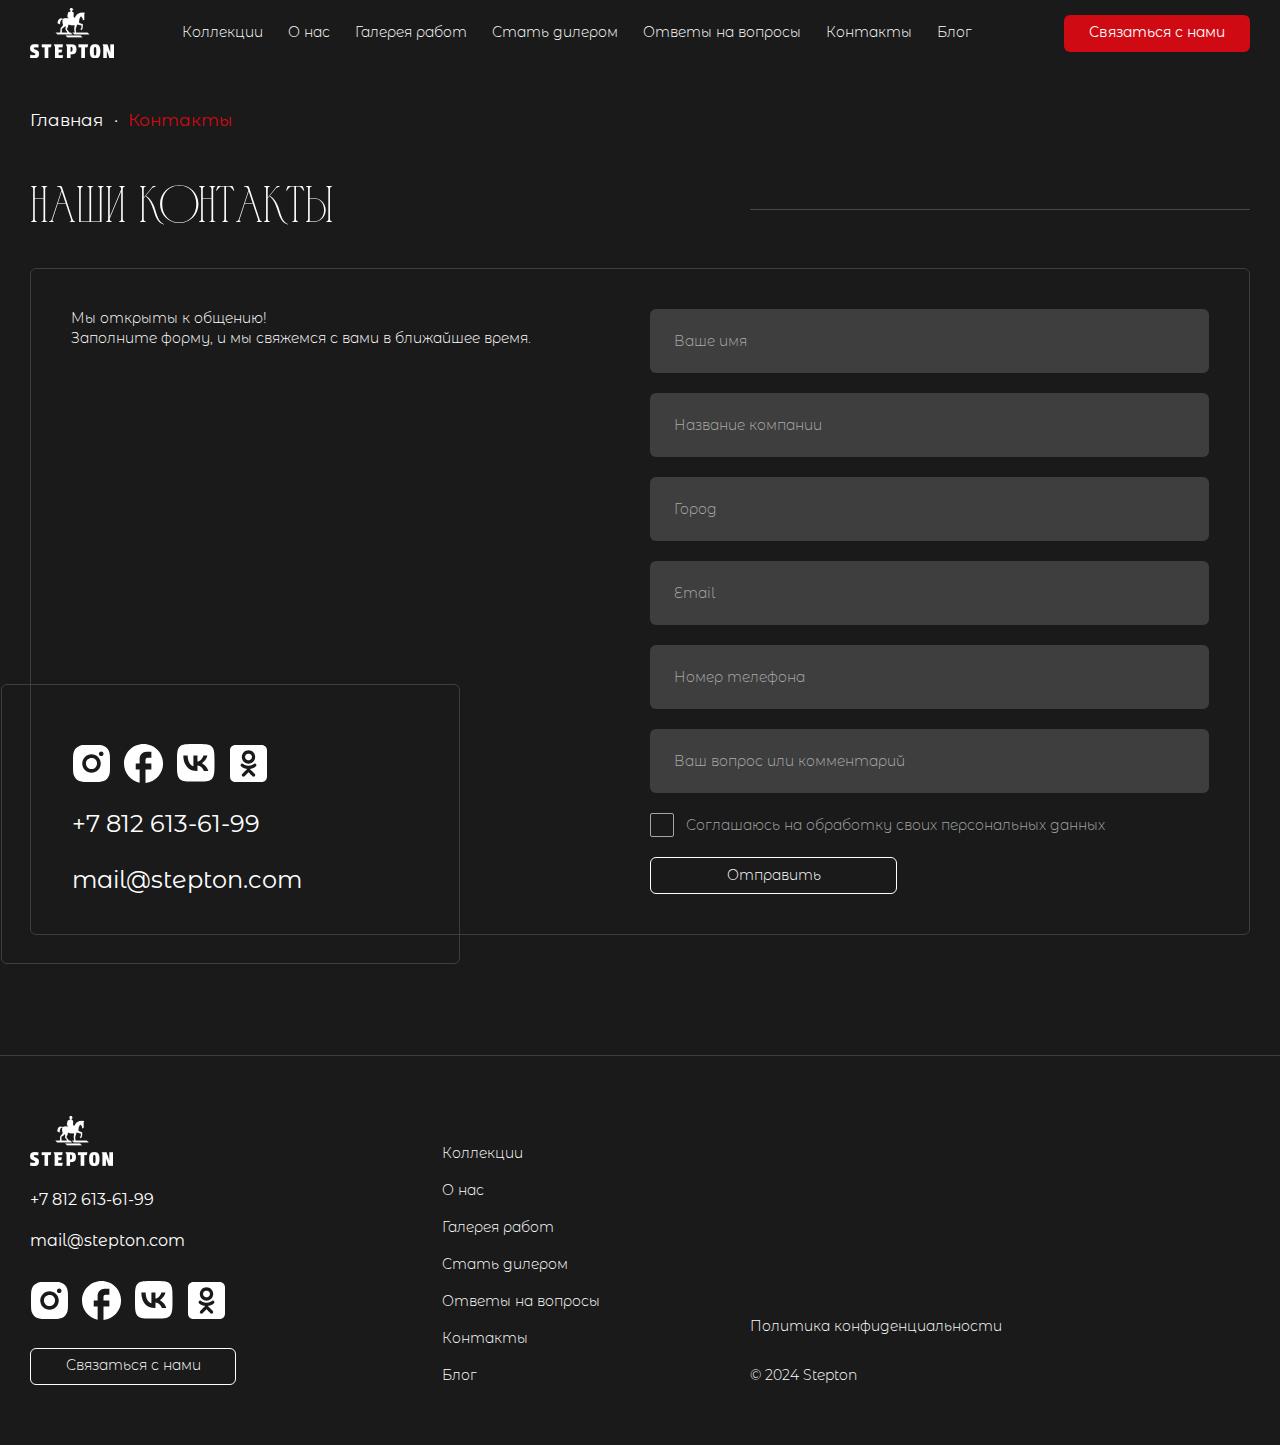
<file: contacts.html>
<!DOCTYPE html>
<html lang="ru">
  <head>
    <meta charset="utf-8">
    <meta http-equiv="X-UA-Compatible" content="IE=edge">
    <meta name="viewport" content="width=device-width, initial-scale=1">
    <title></title>

    <!-- CSS -->

    <link href="css/main.css" rel="stylesheet">
    <link href="css/media.css" rel="stylesheet">
    <link href="slick/slick.css" rel="stylesheet">
    <link href="slick/slick-theme.css" rel="stylesheet">
    <link rel="preconnect" href="https://fonts.googleapis.com">
    <link rel="preconnect" href="https://fonts.gstatic.com" crossorigin>
    <link href="https://fonts.googleapis.com/css2?family=Montserrat+Alternates:ital,wght@0,100;0,200;0,300;0,400;0,500;0,600;0,700;0,800;0,900;1,100;1,200;1,300;1,400;1,500;1,600;1,700;1,800;1,900&display=swap" rel="stylesheet">
    <link href="https://fonts.cdnfonts.com/css/mirra-auriolic" rel="stylesheet">
  </head>

  
  <body>


    <nav class="mt-mobile nav-open">
      <div class="mt-munu-mb">
        <div class="header_nav header_nav_burger">
              <ul>
                <li>
                  <a href="#">
                    Коллекции
                  </a>
                </li>
                <li>
                  <a href="#">
                    О нас
                  </a>
                </li>
                <li>
                  <a href="#">
                    Галерея работ
                  </a>
                </li>
                <li>
                  <a href="#">
                    Стать дилером
                  </a>
                </li>
                <li>
                  <a href="#">
                    Ответы на вопросы
                  </a>
                </li>
                <li>
                  <a href="#">
                    Контакты
                  </a>
                </li>
                <li>
                  <a href="#">
                    Блог
                  </a>
                </li>
              </ul>
        </div>
        <div class="burger_links">
          <ul>
            <li>
              <a href="#">
                +7 812 613-61-99
              </a>
            </li>
            <li>
              <a href="#">
                mail@stepton.com
              </a>
            </li>
          </ul>
        </div>
        <div class="burger_social">
          <ul>
            <li>
              <a href="#">
                <svg width="40" height="40" viewBox="0 0 40 40" fill="none" xmlns="http://www.w3.org/2000/svg">
                <path d="M21.4024 2C23.4836 2.00555 24.5399 2.01665 25.4519 2.04255L25.8108 2.0555C26.2252 2.0703 26.634 2.0888 27.128 2.111C29.0963 2.20349 30.4394 2.51429 31.6178 2.97123C32.8388 3.44112 33.8674 4.0775 34.8959 5.10422C35.837 6.02871 36.5649 7.14745 37.0289 8.38235C37.4859 9.56077 37.7967 10.9038 37.8892 12.874C37.9114 13.3661 37.9299 13.775 37.9447 14.1912L37.9558 14.5501C37.9835 15.4603 37.9946 16.5166 37.9983 18.5978L38.0002 19.9779V22.4013C38.0047 23.7507 37.9905 25.1 37.9576 26.449L37.9465 26.8079C37.9317 27.2241 37.9132 27.633 37.891 28.1251C37.7985 30.0953 37.484 31.4365 37.0289 32.6168C36.5649 33.8517 35.837 34.9704 34.8959 35.8949C33.9714 36.8359 32.8527 37.5639 31.6178 38.0279C30.4394 38.4848 29.0963 38.7956 27.128 38.8881L25.8108 38.9436L25.4519 38.9547C24.5399 38.9806 23.4836 38.9936 21.4024 38.9973L20.0223 38.9991H17.6007C16.2507 39.0039 14.9007 38.9897 13.5511 38.9566L13.1923 38.9455C12.7531 38.9288 12.314 38.9097 11.8751 38.8881C9.90674 38.7956 8.56367 38.4848 7.3834 38.0279C6.14916 37.5636 5.03107 36.8357 4.10713 35.8949C3.1654 34.9706 2.43682 33.8518 1.97228 32.6168C1.51534 31.4383 1.20455 30.0953 1.11205 28.1251L1.05655 26.8079L1.0473 26.449C1.0132 25.1001 0.997781 23.7507 1.00105 22.4013V18.5978C0.995932 17.2484 1.0095 15.8991 1.04175 14.5501L1.0547 14.1912C1.0695 13.775 1.088 13.3661 1.1102 12.874C1.2027 10.9038 1.51349 9.56262 1.97043 8.38235C2.43605 7.14694 3.16591 6.02816 4.10898 5.10422C5.03239 4.16361 6.14982 3.4357 7.3834 2.97123C8.56367 2.51429 9.90489 2.20349 11.8751 2.111C12.3672 2.0888 12.7779 2.0703 13.1923 2.0555L13.5511 2.0444C14.9001 2.01153 16.2495 1.99735 17.5988 2.00185L21.4024 2ZM19.5006 11.2498C17.0474 11.2498 14.6947 12.2243 12.96 13.959C11.2254 15.6936 10.2508 18.0464 10.2508 20.4996C10.2508 22.9527 11.2254 25.3055 12.96 27.0401C14.6947 28.7748 17.0474 29.7493 19.5006 29.7493C21.9538 29.7493 24.3065 28.7748 26.0412 27.0401C27.7759 25.3055 28.7504 22.9527 28.7504 20.4996C28.7504 18.0464 27.7759 15.6936 26.0412 13.959C24.3065 12.2243 21.9538 11.2498 19.5006 11.2498ZM19.5006 14.9497C20.2294 14.9496 20.9511 15.093 21.6245 15.3718C22.2979 15.6506 22.9098 16.0593 23.4252 16.5746C23.9407 17.0898 24.3496 17.7016 24.6286 18.3749C24.9076 19.0482 25.0513 19.7698 25.0514 20.4986C25.0515 21.2274 24.9081 21.9492 24.6293 22.6225C24.3505 23.2959 23.9418 23.9078 23.4265 24.4232C22.9113 24.9387 22.2995 25.3476 21.6262 25.6266C20.9529 25.9056 20.2313 26.0493 19.5025 26.0494C18.0305 26.0494 16.6189 25.4647 15.5781 24.4239C14.5373 23.3831 13.9526 21.9715 13.9526 20.4996C13.9526 19.0276 14.5373 17.616 15.5781 16.5752C16.6189 15.5344 18.0305 14.9497 19.5025 14.9497M29.2147 8.47484C28.6014 8.47484 28.0132 8.71847 27.5796 9.15214C27.1459 9.58581 26.9023 10.174 26.9023 10.7873C26.9023 11.4006 27.1459 11.9888 27.5796 12.4224C28.0132 12.8561 28.6014 13.0997 29.2147 13.0997C29.828 13.0997 30.4162 12.8561 30.8499 12.4224C31.2835 11.9888 31.5272 11.4006 31.5272 10.7873C31.5272 10.174 31.2835 9.58581 30.8499 9.15214C30.4162 8.71847 29.828 8.47484 29.2147 8.47484Z" fill="white"/>
                </svg>
              </a>
            </li>
            <li>
              <a href="#">
                <svg width="40" height="40" viewBox="0 0 40 40" fill="none" xmlns="http://www.w3.org/2000/svg">
                <path d="M39.0977 20.5489C39.0977 9.75789 30.3398 1 19.5489 1C8.75789 1 0 9.75789 0 20.5489C0 30.0105 6.72481 37.8887 15.6391 39.7068V26.4135H11.7293V20.5489H15.6391V15.6617C15.6391 11.8887 18.7083 8.81955 22.4812 8.81955H27.3684V14.6842H23.4586C22.3835 14.6842 21.5038 15.5639 21.5038 16.6391V20.5489H27.3684V26.4135H21.5038V40C31.3759 39.0226 39.0977 30.6947 39.0977 20.5489Z" fill="white"/>
                </svg>
              </a>
            </li>
            <li>
              <a href="#">
                <svg width="40" height="40" viewBox="0 0 40 40" fill="none" xmlns="http://www.w3.org/2000/svg">
                <path d="M3.625 3.625C1 6.275 1 10.5125 1 19V20.5C1 28.975 1 33.2125 3.625 35.875C6.275 38.5 10.5125 38.5 19 38.5H20.5C28.975 38.5 33.2125 38.5 35.875 35.875C38.5 33.225 38.5 28.9875 38.5 20.5V19C38.5 10.525 38.5 6.2875 35.875 3.625C33.225 1 28.9875 1 20.5 1H19C10.525 1 6.2875 1 3.625 3.625ZM7.325 12.4125H11.625C11.7625 19.5625 14.9125 22.5875 17.4125 23.2125V12.4125H21.45V18.575C23.9125 18.3125 26.5125 15.5 27.3875 12.4H31.4125C31.0841 14.0046 30.4284 15.5243 29.4864 16.8642C28.5444 18.2041 27.3363 19.3354 25.9375 20.1875C27.4988 20.9643 28.8777 22.0634 29.983 23.4122C31.0884 24.7611 31.8951 26.329 32.35 28.0125H27.9125C26.9625 25.05 24.5875 22.75 21.45 22.4375V28.0125H20.95C12.4 28.0125 7.525 22.1625 7.325 12.4125Z" fill="white"/>
                </svg>
              </a>
            </li>
            <li>
              <a href="#">
                <svg width="40" height="40" viewBox="0 0 40 40" fill="none" xmlns="http://www.w3.org/2000/svg">
                <path d="M20.5 10.6801C20.0539 10.6578 19.608 10.7263 19.1892 10.8816C18.7704 11.037 18.3876 11.2758 18.064 11.5836C17.7404 11.8914 17.4827 12.2618 17.3066 12.6722C17.1306 13.0827 17.0398 13.5247 17.0398 13.9713C17.0398 14.4179 17.1306 14.8599 17.3066 15.2704C17.4827 15.6809 17.7404 16.0512 18.064 16.3591C18.3876 16.6669 18.7704 16.9057 19.1892 17.061C19.608 17.2163 20.0539 17.2849 20.5 17.2625C20.9461 17.2849 21.392 17.2163 21.8108 17.061C22.2296 16.9057 22.6124 16.6669 22.936 16.3591C23.2596 16.0512 23.5173 15.6809 23.6934 15.2704C23.8694 14.8599 23.9602 14.4179 23.9602 13.9713C23.9602 13.5247 23.8694 13.0827 23.6934 12.6722C23.5173 12.2618 23.2596 11.8914 22.936 11.5836C22.6124 11.2758 22.2296 11.037 21.8108 10.8816C21.392 10.7263 20.9461 10.6578 20.5 10.6801ZM33.7143 2H7.28571C4.37031 2 2 4.37031 2 7.28571V33.7143C2 36.6297 4.37031 39 7.28571 39H33.7143C36.6297 39 39 36.6297 39 33.7143V7.28571C39 4.37031 36.6297 2 33.7143 2ZM20.5 7.27746C22.2753 7.27746 23.9779 7.9827 25.2333 9.23804C26.4886 10.4934 27.1939 12.196 27.1939 13.9713C27.1939 15.7466 26.4886 17.4492 25.2333 18.7046C23.9779 19.9599 22.2753 20.6652 20.5 20.6652C18.7247 20.6652 17.0221 19.9599 15.7667 18.7046C14.5114 17.4492 13.8061 15.7466 13.8061 13.9713C13.8061 12.196 14.5114 10.4934 15.7667 9.23804C17.0221 7.9827 18.7247 7.27746 20.5 7.27746ZM25.3975 21.1772C26.785 20.0871 27.8339 20.723 28.2138 21.4746C28.858 22.796 28.123 23.4319 26.4382 24.5304C25.0259 25.4306 23.0768 25.7857 21.7967 25.9179L22.8703 26.9833L26.8098 30.9228C28.2469 32.4011 25.9013 34.7054 24.4478 33.2848C23.4567 32.2772 22.0114 30.8319 20.5083 29.3288L16.5687 33.2848C15.1069 34.7054 12.7696 32.3763 14.2232 30.9228L15.2556 29.8904C16.1145 29.0315 17.1221 28.0156 18.1627 26.9833L19.2281 25.9179C17.9563 25.7857 15.9824 25.4471 14.5536 24.5304C12.877 23.4319 12.1337 22.8042 12.7862 21.4746C13.1661 20.723 14.215 20.0871 15.6025 21.1772C15.6025 21.1772 17.4772 22.6638 20.5 22.6638C23.5228 22.6638 25.3975 21.1772 25.3975 21.1772Z" fill="white"/>
                </svg>
              </a>
            </li>
          </ul>
        </div>
        <div class="burger_button">
          <button>
            Связаться с нами
          </button>
        </div>
      </div>
    </nav>
    
    <div class="relative">
      <div class="burger">
              <i>
                <svg width="50" height="50" viewBox="0 0 50 50" fill="none" xmlns="http://www.w3.org/2000/svg">
                <path d="M8.59375 14.8438H41.4062M8.59375 25H41.4062M8.59375 35.1562H41.4062" stroke="white" stroke-width="4.6875" stroke-miterlimit="10" stroke-linecap="round"/>
                </svg>
              </i>
              <i>
                <svg width="38" height="38" viewBox="0 0 38 38" fill="none" xmlns="http://www.w3.org/2000/svg">
                <path d="M28.5 9.5L9.5 28.5" stroke="white" stroke-width="4" stroke-linecap="round" stroke-linejoin="round"/>
                <path d="M9.5 9.5L28.5 28.5" stroke="white" stroke-width="4" stroke-linecap="round" stroke-linejoin="round"/>
                </svg>
              </i> 
      </div>
      <header class="header">
        <div class="container">
          <div class="header_wrap">
            <div class="header_logo">
              <a href="#">
                <img src="images/header_logo.png" alt="">
              </a>
            </div>
            <div class="header_nav">
              <ul>
                <li>
                  <a href="#">
                    Коллекции
                  </a>
                </li>
                <li>
                  <a href="#">
                    О нас
                  </a>
                </li>
                <li>
                  <a href="#">
                    Галерея работ
                  </a>
                </li>
                <li>
                  <a href="#">
                    Стать дилером
                  </a>
                </li>
                <li>
                  <a href="#">
                    Ответы на вопросы
                  </a>
                </li>
                <li>
                  <a href="#">
                    Контакты
                  </a>
                </li>
                <li>
                  <a href="#">
                    Блог
                  </a>
                </li>
              </ul>
            </div>
            <div class="header_button">
              <button>
                Связаться с нами
              </button>
            </div>
          </div>
        </div>
      </header>
    </div>

    

    

    <section class="seeds">
      <div class="container">
        <ul>
          <li>
            <a href="#">
              Главная
            </a>
          </li>
          <li>
            <p>
              Контакты
            </p>
          </li>
        </ul>
      </div>
    </section>

    <section class="ten section_pd">
      <div class="container">
        <div class="top">
          <h2>
            Наши контакты
          </h2>
          <div class="restagle"></div>
        </div>
        <div class="ten_border">
          <div class="ten_wrap">
            <div class="ten_block">
              <p>
                Мы открыты к общению! <br>Заполните форму, и мы свяжемся с вами в ближайшее время.
              </p>
            </div>
            <div class="ten_block">
              <form class="ten_form">
                <div class="ten_form_pd">
                  <input type="text" class="ten_form_input" placeholder="Ваше имя">
                </div>
                <div class="ten_form_pd">
                  <input type="text" class="ten_form_input" placeholder="Название компании">
                </div>
                <div class="ten_form_pd">
                  <input type="text" class="ten_form_input" placeholder="Город">
                </div>
                <div class="ten_form_pd">
                  <input type="text" class="ten_form_input" placeholder="Email">
                </div>
                <div class="ten_form_pd">
                  <input type="text" class="ten_form_input" placeholder="Номер телефона">
                </div>
                <div class="ten_form_pd">
                  <input type="text" class="ten_form_input" placeholder="Ваш вопрос или комментарий">
                </div>
                <div class="ten_form_pd">
                  <label class="checkbox-main">
                      <input type="checkbox" name="1">
                      <span class="checkbox"></span>
                      <p>
                        Соглашаюсь на обработку своих персональных данных
                      </p>
                  </label>
                </div>
                <div class="ten_form_pd">
                  <button>
                    Отправить
                  </button>
                </div>
              </form>
            </div>
          </div>
          <div class="ten_absolute">
            <div class="ten_social">
              <ul>
                <li>
                  <a href="#">
                    <svg width="40" height="40" viewBox="0 0 40 40" fill="none" xmlns="http://www.w3.org/2000/svg">
                    <path d="M21.4024 2C23.4836 2.00555 24.5399 2.01665 25.4519 2.04255L25.8108 2.0555C26.2252 2.0703 26.634 2.0888 27.128 2.111C29.0963 2.20349 30.4394 2.51429 31.6178 2.97123C32.8388 3.44112 33.8674 4.0775 34.8959 5.10422C35.837 6.02871 36.5649 7.14745 37.0289 8.38235C37.4859 9.56077 37.7967 10.9038 37.8892 12.874C37.9114 13.3661 37.9299 13.775 37.9447 14.1912L37.9558 14.5501C37.9835 15.4603 37.9946 16.5166 37.9983 18.5978L38.0002 19.9779V22.4013C38.0047 23.7507 37.9905 25.1 37.9576 26.449L37.9465 26.8079C37.9317 27.2241 37.9132 27.633 37.891 28.1251C37.7985 30.0953 37.484 31.4365 37.0289 32.6168C36.5649 33.8517 35.837 34.9704 34.8959 35.8949C33.9714 36.8359 32.8527 37.5639 31.6178 38.0279C30.4394 38.4848 29.0963 38.7956 27.128 38.8881L25.8108 38.9436L25.4519 38.9547C24.5399 38.9806 23.4836 38.9936 21.4024 38.9973L20.0223 38.9991H17.6007C16.2507 39.0039 14.9007 38.9897 13.5511 38.9566L13.1923 38.9455C12.7531 38.9288 12.314 38.9097 11.8751 38.8881C9.90674 38.7956 8.56367 38.4848 7.3834 38.0279C6.14916 37.5636 5.03107 36.8357 4.10713 35.8949C3.1654 34.9706 2.43682 33.8518 1.97228 32.6168C1.51534 31.4383 1.20455 30.0953 1.11205 28.1251L1.05655 26.8079L1.0473 26.449C1.0132 25.1001 0.997781 23.7507 1.00105 22.4013V18.5978C0.995932 17.2484 1.0095 15.8991 1.04175 14.5501L1.0547 14.1912C1.0695 13.775 1.088 13.3661 1.1102 12.874C1.2027 10.9038 1.51349 9.56262 1.97043 8.38235C2.43605 7.14694 3.16591 6.02816 4.10898 5.10422C5.03239 4.16361 6.14982 3.4357 7.3834 2.97123C8.56367 2.51429 9.90489 2.20349 11.8751 2.111C12.3672 2.0888 12.7779 2.0703 13.1923 2.0555L13.5511 2.0444C14.9001 2.01153 16.2495 1.99735 17.5988 2.00185L21.4024 2ZM19.5006 11.2498C17.0474 11.2498 14.6947 12.2243 12.96 13.959C11.2254 15.6936 10.2508 18.0464 10.2508 20.4996C10.2508 22.9527 11.2254 25.3055 12.96 27.0401C14.6947 28.7748 17.0474 29.7493 19.5006 29.7493C21.9538 29.7493 24.3065 28.7748 26.0412 27.0401C27.7759 25.3055 28.7504 22.9527 28.7504 20.4996C28.7504 18.0464 27.7759 15.6936 26.0412 13.959C24.3065 12.2243 21.9538 11.2498 19.5006 11.2498ZM19.5006 14.9497C20.2294 14.9496 20.9511 15.093 21.6245 15.3718C22.2979 15.6506 22.9098 16.0593 23.4252 16.5746C23.9407 17.0898 24.3496 17.7016 24.6286 18.3749C24.9076 19.0482 25.0513 19.7698 25.0514 20.4986C25.0515 21.2274 24.9081 21.9492 24.6293 22.6225C24.3505 23.2959 23.9418 23.9078 23.4265 24.4232C22.9113 24.9387 22.2995 25.3476 21.6262 25.6266C20.9529 25.9056 20.2313 26.0493 19.5025 26.0494C18.0305 26.0494 16.6189 25.4647 15.5781 24.4239C14.5373 23.3831 13.9526 21.9715 13.9526 20.4996C13.9526 19.0276 14.5373 17.616 15.5781 16.5752C16.6189 15.5344 18.0305 14.9497 19.5025 14.9497M29.2147 8.47484C28.6014 8.47484 28.0132 8.71847 27.5796 9.15214C27.1459 9.58581 26.9023 10.174 26.9023 10.7873C26.9023 11.4006 27.1459 11.9888 27.5796 12.4224C28.0132 12.8561 28.6014 13.0997 29.2147 13.0997C29.828 13.0997 30.4162 12.8561 30.8499 12.4224C31.2835 11.9888 31.5272 11.4006 31.5272 10.7873C31.5272 10.174 31.2835 9.58581 30.8499 9.15214C30.4162 8.71847 29.828 8.47484 29.2147 8.47484Z" fill="white"/>
                    </svg>
                  </a>
                </li>
                <li>
                  <a href="#">
                    <svg width="40" height="40" viewBox="0 0 40 40" fill="none" xmlns="http://www.w3.org/2000/svg">
                    <path d="M39.0977 20.5489C39.0977 9.75789 30.3398 1 19.5489 1C8.75789 1 0 9.75789 0 20.5489C0 30.0105 6.72481 37.8887 15.6391 39.7068V26.4135H11.7293V20.5489H15.6391V15.6617C15.6391 11.8887 18.7083 8.81955 22.4812 8.81955H27.3684V14.6842H23.4586C22.3835 14.6842 21.5038 15.5639 21.5038 16.6391V20.5489H27.3684V26.4135H21.5038V40C31.3759 39.0226 39.0977 30.6947 39.0977 20.5489Z" fill="white"/>
                    </svg>
                  </a>
                </li>
                <li>
                  <a href="#">
                    <svg width="40" height="40" viewBox="0 0 40 40" fill="none" xmlns="http://www.w3.org/2000/svg">
                    <path d="M3.625 3.625C1 6.275 1 10.5125 1 19V20.5C1 28.975 1 33.2125 3.625 35.875C6.275 38.5 10.5125 38.5 19 38.5H20.5C28.975 38.5 33.2125 38.5 35.875 35.875C38.5 33.225 38.5 28.9875 38.5 20.5V19C38.5 10.525 38.5 6.2875 35.875 3.625C33.225 1 28.9875 1 20.5 1H19C10.525 1 6.2875 1 3.625 3.625ZM7.325 12.4125H11.625C11.7625 19.5625 14.9125 22.5875 17.4125 23.2125V12.4125H21.45V18.575C23.9125 18.3125 26.5125 15.5 27.3875 12.4H31.4125C31.0841 14.0046 30.4284 15.5243 29.4864 16.8642C28.5444 18.2041 27.3363 19.3354 25.9375 20.1875C27.4988 20.9643 28.8777 22.0634 29.983 23.4122C31.0884 24.7611 31.8951 26.329 32.35 28.0125H27.9125C26.9625 25.05 24.5875 22.75 21.45 22.4375V28.0125H20.95C12.4 28.0125 7.525 22.1625 7.325 12.4125Z" fill="white"/>
                    </svg>
                  </a>
                </li>
                <li>
                  <a href="#">
                    <svg width="40" height="40" viewBox="0 0 40 40" fill="none" xmlns="http://www.w3.org/2000/svg">
                    <path d="M20.5 10.6801C20.0539 10.6578 19.608 10.7263 19.1892 10.8816C18.7704 11.037 18.3876 11.2758 18.064 11.5836C17.7404 11.8914 17.4827 12.2618 17.3066 12.6722C17.1306 13.0827 17.0398 13.5247 17.0398 13.9713C17.0398 14.4179 17.1306 14.8599 17.3066 15.2704C17.4827 15.6809 17.7404 16.0512 18.064 16.3591C18.3876 16.6669 18.7704 16.9057 19.1892 17.061C19.608 17.2163 20.0539 17.2849 20.5 17.2625C20.9461 17.2849 21.392 17.2163 21.8108 17.061C22.2296 16.9057 22.6124 16.6669 22.936 16.3591C23.2596 16.0512 23.5173 15.6809 23.6934 15.2704C23.8694 14.8599 23.9602 14.4179 23.9602 13.9713C23.9602 13.5247 23.8694 13.0827 23.6934 12.6722C23.5173 12.2618 23.2596 11.8914 22.936 11.5836C22.6124 11.2758 22.2296 11.037 21.8108 10.8816C21.392 10.7263 20.9461 10.6578 20.5 10.6801ZM33.7143 2H7.28571C4.37031 2 2 4.37031 2 7.28571V33.7143C2 36.6297 4.37031 39 7.28571 39H33.7143C36.6297 39 39 36.6297 39 33.7143V7.28571C39 4.37031 36.6297 2 33.7143 2ZM20.5 7.27746C22.2753 7.27746 23.9779 7.9827 25.2333 9.23804C26.4886 10.4934 27.1939 12.196 27.1939 13.9713C27.1939 15.7466 26.4886 17.4492 25.2333 18.7046C23.9779 19.9599 22.2753 20.6652 20.5 20.6652C18.7247 20.6652 17.0221 19.9599 15.7667 18.7046C14.5114 17.4492 13.8061 15.7466 13.8061 13.9713C13.8061 12.196 14.5114 10.4934 15.7667 9.23804C17.0221 7.9827 18.7247 7.27746 20.5 7.27746ZM25.3975 21.1772C26.785 20.0871 27.8339 20.723 28.2138 21.4746C28.858 22.796 28.123 23.4319 26.4382 24.5304C25.0259 25.4306 23.0768 25.7857 21.7967 25.9179L22.8703 26.9833L26.8098 30.9228C28.2469 32.4011 25.9013 34.7054 24.4478 33.2848C23.4567 32.2772 22.0114 30.8319 20.5083 29.3288L16.5687 33.2848C15.1069 34.7054 12.7696 32.3763 14.2232 30.9228L15.2556 29.8904C16.1145 29.0315 17.1221 28.0156 18.1627 26.9833L19.2281 25.9179C17.9563 25.7857 15.9824 25.4471 14.5536 24.5304C12.877 23.4319 12.1337 22.8042 12.7862 21.4746C13.1661 20.723 14.215 20.0871 15.6025 21.1772C15.6025 21.1772 17.4772 22.6638 20.5 22.6638C23.5228 22.6638 25.3975 21.1772 25.3975 21.1772Z" fill="white"/>
                    </svg>
                  </a>
                </li>
              </ul>
            </div>
            <div class="ten_link">
              <ul>
                <li>
                  <a href="#">
                    +7 812 613-61-99
                  </a>
                </li>
                <li>
                  <a href="#">
                    mail@stepton.com
                  </a>
                </li>
              </ul>
            </div>
          </div>
        </div>
      </div>
    </section>

    

    
    <footer class="footer">
      <div class="container">
        <div class="footer_wrap">
          <div class="footer_block">
            <div class="footer_logo">
              <a href="#">
                <img src="images/footer_logo.png" alt="">
              </a>
            </div>
            <div class="footer_link">
              <ul>
                <li>
                  <a href="#">
                    +7 812 613-61-99
                  </a>
                </li>
                <li>
                  <a href="#">
                    mail@stepton.com
                  </a>
                </li>
              </ul>
            </div>
            <div class="footer_social">
              <ul>
                <li>
                  <a href="#">
                    <svg width="40" height="40" viewBox="0 0 40 40" fill="none" xmlns="http://www.w3.org/2000/svg">
                    <path d="M21.4024 2C23.4836 2.00555 24.5399 2.01665 25.4519 2.04255L25.8108 2.0555C26.2252 2.0703 26.634 2.0888 27.128 2.111C29.0963 2.20349 30.4394 2.51429 31.6178 2.97123C32.8388 3.44112 33.8674 4.0775 34.8959 5.10422C35.837 6.02871 36.5649 7.14745 37.0289 8.38235C37.4859 9.56077 37.7967 10.9038 37.8892 12.874C37.9114 13.3661 37.9299 13.775 37.9447 14.1912L37.9558 14.5501C37.9835 15.4603 37.9946 16.5166 37.9983 18.5978L38.0002 19.9779V22.4013C38.0047 23.7507 37.9905 25.1 37.9576 26.449L37.9465 26.8079C37.9317 27.2241 37.9132 27.633 37.891 28.1251C37.7985 30.0953 37.484 31.4365 37.0289 32.6168C36.5649 33.8517 35.837 34.9704 34.8959 35.8949C33.9714 36.8359 32.8527 37.5639 31.6178 38.0279C30.4394 38.4848 29.0963 38.7956 27.128 38.8881L25.8108 38.9436L25.4519 38.9547C24.5399 38.9806 23.4836 38.9936 21.4024 38.9973L20.0223 38.9991H17.6007C16.2507 39.0039 14.9007 38.9897 13.5511 38.9566L13.1923 38.9455C12.7531 38.9288 12.314 38.9097 11.8751 38.8881C9.90674 38.7956 8.56367 38.4848 7.3834 38.0279C6.14916 37.5636 5.03107 36.8357 4.10713 35.8949C3.1654 34.9706 2.43682 33.8518 1.97228 32.6168C1.51534 31.4383 1.20455 30.0953 1.11205 28.1251L1.05655 26.8079L1.0473 26.449C1.0132 25.1001 0.997781 23.7507 1.00105 22.4013V18.5978C0.995932 17.2484 1.0095 15.8991 1.04175 14.5501L1.0547 14.1912C1.0695 13.775 1.088 13.3661 1.1102 12.874C1.2027 10.9038 1.51349 9.56262 1.97043 8.38235C2.43605 7.14694 3.16591 6.02816 4.10898 5.10422C5.03239 4.16361 6.14982 3.4357 7.3834 2.97123C8.56367 2.51429 9.90489 2.20349 11.8751 2.111C12.3672 2.0888 12.7779 2.0703 13.1923 2.0555L13.5511 2.0444C14.9001 2.01153 16.2495 1.99735 17.5988 2.00185L21.4024 2ZM19.5006 11.2498C17.0474 11.2498 14.6947 12.2243 12.96 13.959C11.2254 15.6936 10.2508 18.0464 10.2508 20.4996C10.2508 22.9527 11.2254 25.3055 12.96 27.0401C14.6947 28.7748 17.0474 29.7493 19.5006 29.7493C21.9538 29.7493 24.3065 28.7748 26.0412 27.0401C27.7759 25.3055 28.7504 22.9527 28.7504 20.4996C28.7504 18.0464 27.7759 15.6936 26.0412 13.959C24.3065 12.2243 21.9538 11.2498 19.5006 11.2498ZM19.5006 14.9497C20.2294 14.9496 20.9511 15.093 21.6245 15.3718C22.2979 15.6506 22.9098 16.0593 23.4252 16.5746C23.9407 17.0898 24.3496 17.7016 24.6286 18.3749C24.9076 19.0482 25.0513 19.7698 25.0514 20.4986C25.0515 21.2274 24.9081 21.9492 24.6293 22.6225C24.3505 23.2959 23.9418 23.9078 23.4265 24.4232C22.9113 24.9387 22.2995 25.3476 21.6262 25.6266C20.9529 25.9056 20.2313 26.0493 19.5025 26.0494C18.0305 26.0494 16.6189 25.4647 15.5781 24.4239C14.5373 23.3831 13.9526 21.9715 13.9526 20.4996C13.9526 19.0276 14.5373 17.616 15.5781 16.5752C16.6189 15.5344 18.0305 14.9497 19.5025 14.9497M29.2147 8.47484C28.6014 8.47484 28.0132 8.71847 27.5796 9.15214C27.1459 9.58581 26.9023 10.174 26.9023 10.7873C26.9023 11.4006 27.1459 11.9888 27.5796 12.4224C28.0132 12.8561 28.6014 13.0997 29.2147 13.0997C29.828 13.0997 30.4162 12.8561 30.8499 12.4224C31.2835 11.9888 31.5272 11.4006 31.5272 10.7873C31.5272 10.174 31.2835 9.58581 30.8499 9.15214C30.4162 8.71847 29.828 8.47484 29.2147 8.47484Z" fill="white"/>
                    </svg>
                  </a>
                </li>
                <li>
                  <a href="#">
                    <svg width="40" height="40" viewBox="0 0 40 40" fill="none" xmlns="http://www.w3.org/2000/svg">
                    <path d="M39.0977 20.5489C39.0977 9.75789 30.3398 1 19.5489 1C8.75789 1 0 9.75789 0 20.5489C0 30.0105 6.72481 37.8887 15.6391 39.7068V26.4135H11.7293V20.5489H15.6391V15.6617C15.6391 11.8887 18.7083 8.81955 22.4812 8.81955H27.3684V14.6842H23.4586C22.3835 14.6842 21.5038 15.5639 21.5038 16.6391V20.5489H27.3684V26.4135H21.5038V40C31.3759 39.0226 39.0977 30.6947 39.0977 20.5489Z" fill="white"/>
                    </svg>
                  </a>
                </li>
                <li>
                  <a href="#">
                    <svg width="40" height="40" viewBox="0 0 40 40" fill="none" xmlns="http://www.w3.org/2000/svg">
                    <path d="M3.625 3.625C1 6.275 1 10.5125 1 19V20.5C1 28.975 1 33.2125 3.625 35.875C6.275 38.5 10.5125 38.5 19 38.5H20.5C28.975 38.5 33.2125 38.5 35.875 35.875C38.5 33.225 38.5 28.9875 38.5 20.5V19C38.5 10.525 38.5 6.2875 35.875 3.625C33.225 1 28.9875 1 20.5 1H19C10.525 1 6.2875 1 3.625 3.625ZM7.325 12.4125H11.625C11.7625 19.5625 14.9125 22.5875 17.4125 23.2125V12.4125H21.45V18.575C23.9125 18.3125 26.5125 15.5 27.3875 12.4H31.4125C31.0841 14.0046 30.4284 15.5243 29.4864 16.8642C28.5444 18.2041 27.3363 19.3354 25.9375 20.1875C27.4988 20.9643 28.8777 22.0634 29.983 23.4122C31.0884 24.7611 31.8951 26.329 32.35 28.0125H27.9125C26.9625 25.05 24.5875 22.75 21.45 22.4375V28.0125H20.95C12.4 28.0125 7.525 22.1625 7.325 12.4125Z" fill="white"/>
                    </svg>
                  </a>
                </li>
                <li>
                  <a href="#">
                    <svg width="40" height="40" viewBox="0 0 40 40" fill="none" xmlns="http://www.w3.org/2000/svg">
                    <path d="M20.5 10.6801C20.0539 10.6578 19.608 10.7263 19.1892 10.8816C18.7704 11.037 18.3876 11.2758 18.064 11.5836C17.7404 11.8914 17.4827 12.2618 17.3066 12.6722C17.1306 13.0827 17.0398 13.5247 17.0398 13.9713C17.0398 14.4179 17.1306 14.8599 17.3066 15.2704C17.4827 15.6809 17.7404 16.0512 18.064 16.3591C18.3876 16.6669 18.7704 16.9057 19.1892 17.061C19.608 17.2163 20.0539 17.2849 20.5 17.2625C20.9461 17.2849 21.392 17.2163 21.8108 17.061C22.2296 16.9057 22.6124 16.6669 22.936 16.3591C23.2596 16.0512 23.5173 15.6809 23.6934 15.2704C23.8694 14.8599 23.9602 14.4179 23.9602 13.9713C23.9602 13.5247 23.8694 13.0827 23.6934 12.6722C23.5173 12.2618 23.2596 11.8914 22.936 11.5836C22.6124 11.2758 22.2296 11.037 21.8108 10.8816C21.392 10.7263 20.9461 10.6578 20.5 10.6801ZM33.7143 2H7.28571C4.37031 2 2 4.37031 2 7.28571V33.7143C2 36.6297 4.37031 39 7.28571 39H33.7143C36.6297 39 39 36.6297 39 33.7143V7.28571C39 4.37031 36.6297 2 33.7143 2ZM20.5 7.27746C22.2753 7.27746 23.9779 7.9827 25.2333 9.23804C26.4886 10.4934 27.1939 12.196 27.1939 13.9713C27.1939 15.7466 26.4886 17.4492 25.2333 18.7046C23.9779 19.9599 22.2753 20.6652 20.5 20.6652C18.7247 20.6652 17.0221 19.9599 15.7667 18.7046C14.5114 17.4492 13.8061 15.7466 13.8061 13.9713C13.8061 12.196 14.5114 10.4934 15.7667 9.23804C17.0221 7.9827 18.7247 7.27746 20.5 7.27746ZM25.3975 21.1772C26.785 20.0871 27.8339 20.723 28.2138 21.4746C28.858 22.796 28.123 23.4319 26.4382 24.5304C25.0259 25.4306 23.0768 25.7857 21.7967 25.9179L22.8703 26.9833L26.8098 30.9228C28.2469 32.4011 25.9013 34.7054 24.4478 33.2848C23.4567 32.2772 22.0114 30.8319 20.5083 29.3288L16.5687 33.2848C15.1069 34.7054 12.7696 32.3763 14.2232 30.9228L15.2556 29.8904C16.1145 29.0315 17.1221 28.0156 18.1627 26.9833L19.2281 25.9179C17.9563 25.7857 15.9824 25.4471 14.5536 24.5304C12.877 23.4319 12.1337 22.8042 12.7862 21.4746C13.1661 20.723 14.215 20.0871 15.6025 21.1772C15.6025 21.1772 17.4772 22.6638 20.5 22.6638C23.5228 22.6638 25.3975 21.1772 25.3975 21.1772Z" fill="white"/>
                    </svg>
                  </a>
                </li>
              </ul>
            </div>
            <div class="footer_button">
              <button>
                Связаться с нами
              </button>
            </div>
          </div>
          <div class="footer_block">
            <div class="footer_nav">
              <ul>
                <li>
                  <a href="#">
                    Коллекции
                  </a>
                </li>
                <li>
                  <a href="#">
                    О нас
                  </a>
                </li>
                <li>
                  <a href="#">
                    Галерея работ
                  </a>
                </li>
                <li>
                  <a href="#">
                    Стать дилером
                  </a>
                </li>
                <li>
                  <a href="#">
                    Ответы на вопросы
                  </a>
                </li>
                <li>
                  <a href="#">
                    Контакты
                  </a>
                </li>
                <li>
                  <a href="#">
                    Блог
                  </a>
                </li>
              </ul>
            </div>
          </div>
          <div class="footer_block">
            <div class="footer_politica">
              <a href="#">
                Политика конфиденциальности
              </a>
            </div>
            <div class="footer_title">
              <p>
                © 2024 Stepton
              </p>
            </div>
          </div>
        </div>
      </div>
    </footer>
   

    <script src='https://ajax.googleapis.com/ajax/libs/jquery/3.2.1/jquery.min.js'></script>
    <script type="text/javascript" src="js/main.js"></script>
    <script type="text/javascript" src="slick/slick.min.js"></script>
  </body>

  
</html>
</file>
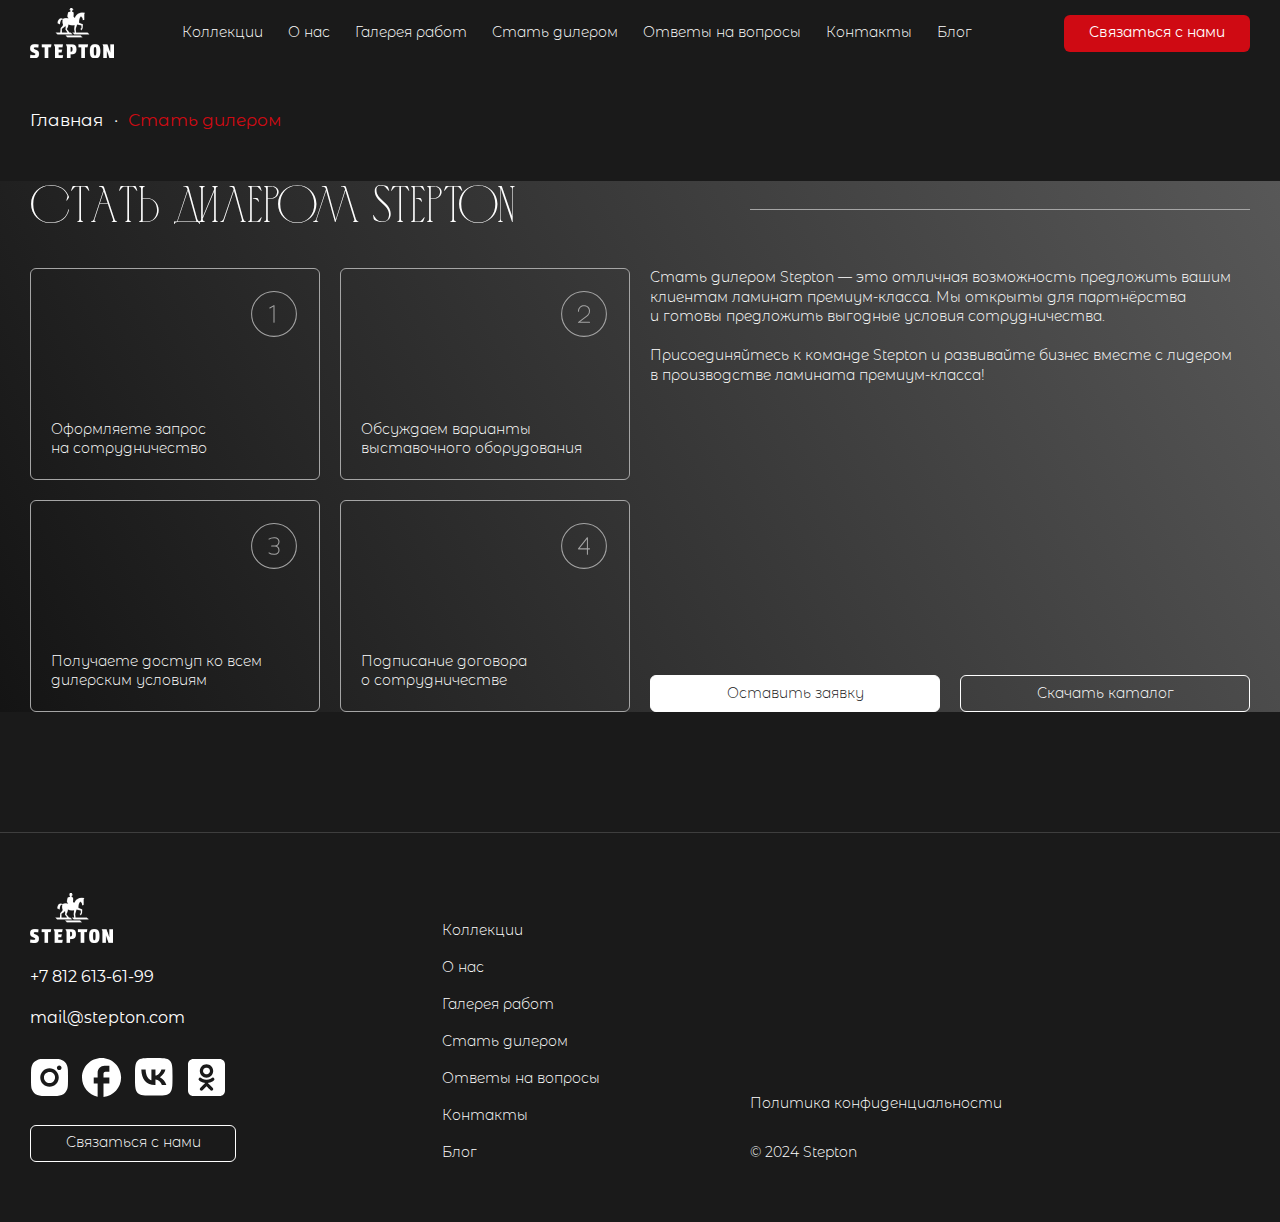
<file: dilers.html>
<!DOCTYPE html>
<html lang="ru">
  <head>
    <meta charset="utf-8">
    <meta http-equiv="X-UA-Compatible" content="IE=edge">
    <meta name="viewport" content="width=device-width, initial-scale=1">
    <title></title>

    <!-- CSS -->

    <link href="css/main.css" rel="stylesheet">
    <link href="css/media.css" rel="stylesheet">
    <link href="slick/slick.css" rel="stylesheet">
    <link href="slick/slick-theme.css" rel="stylesheet">
    <link rel="preconnect" href="https://fonts.googleapis.com">
    <link rel="preconnect" href="https://fonts.gstatic.com" crossorigin>
    <link href="https://fonts.googleapis.com/css2?family=Montserrat+Alternates:ital,wght@0,100;0,200;0,300;0,400;0,500;0,600;0,700;0,800;0,900;1,100;1,200;1,300;1,400;1,500;1,600;1,700;1,800;1,900&display=swap" rel="stylesheet">
    <link href="https://fonts.cdnfonts.com/css/mirra-auriolic" rel="stylesheet">
  </head>

  
  <body>


    <nav class="mt-mobile nav-open">
      <div class="mt-munu-mb">
        <div class="header_nav header_nav_burger">
              <ul>
                <li>
                  <a href="#">
                    Коллекции
                  </a>
                </li>
                <li>
                  <a href="#">
                    О нас
                  </a>
                </li>
                <li>
                  <a href="#">
                    Галерея работ
                  </a>
                </li>
                <li>
                  <a href="#">
                    Стать дилером
                  </a>
                </li>
                <li>
                  <a href="#">
                    Ответы на вопросы
                  </a>
                </li>
                <li>
                  <a href="#">
                    Контакты
                  </a>
                </li>
                <li>
                  <a href="#">
                    Блог
                  </a>
                </li>
              </ul>
        </div>
        <div class="burger_links">
          <ul>
            <li>
              <a href="#">
                +7 812 613-61-99
              </a>
            </li>
            <li>
              <a href="#">
                mail@stepton.com
              </a>
            </li>
          </ul>
        </div>
        <div class="burger_social">
          <ul>
            <li>
              <a href="#">
                <svg width="40" height="40" viewBox="0 0 40 40" fill="none" xmlns="http://www.w3.org/2000/svg">
                <path d="M21.4024 2C23.4836 2.00555 24.5399 2.01665 25.4519 2.04255L25.8108 2.0555C26.2252 2.0703 26.634 2.0888 27.128 2.111C29.0963 2.20349 30.4394 2.51429 31.6178 2.97123C32.8388 3.44112 33.8674 4.0775 34.8959 5.10422C35.837 6.02871 36.5649 7.14745 37.0289 8.38235C37.4859 9.56077 37.7967 10.9038 37.8892 12.874C37.9114 13.3661 37.9299 13.775 37.9447 14.1912L37.9558 14.5501C37.9835 15.4603 37.9946 16.5166 37.9983 18.5978L38.0002 19.9779V22.4013C38.0047 23.7507 37.9905 25.1 37.9576 26.449L37.9465 26.8079C37.9317 27.2241 37.9132 27.633 37.891 28.1251C37.7985 30.0953 37.484 31.4365 37.0289 32.6168C36.5649 33.8517 35.837 34.9704 34.8959 35.8949C33.9714 36.8359 32.8527 37.5639 31.6178 38.0279C30.4394 38.4848 29.0963 38.7956 27.128 38.8881L25.8108 38.9436L25.4519 38.9547C24.5399 38.9806 23.4836 38.9936 21.4024 38.9973L20.0223 38.9991H17.6007C16.2507 39.0039 14.9007 38.9897 13.5511 38.9566L13.1923 38.9455C12.7531 38.9288 12.314 38.9097 11.8751 38.8881C9.90674 38.7956 8.56367 38.4848 7.3834 38.0279C6.14916 37.5636 5.03107 36.8357 4.10713 35.8949C3.1654 34.9706 2.43682 33.8518 1.97228 32.6168C1.51534 31.4383 1.20455 30.0953 1.11205 28.1251L1.05655 26.8079L1.0473 26.449C1.0132 25.1001 0.997781 23.7507 1.00105 22.4013V18.5978C0.995932 17.2484 1.0095 15.8991 1.04175 14.5501L1.0547 14.1912C1.0695 13.775 1.088 13.3661 1.1102 12.874C1.2027 10.9038 1.51349 9.56262 1.97043 8.38235C2.43605 7.14694 3.16591 6.02816 4.10898 5.10422C5.03239 4.16361 6.14982 3.4357 7.3834 2.97123C8.56367 2.51429 9.90489 2.20349 11.8751 2.111C12.3672 2.0888 12.7779 2.0703 13.1923 2.0555L13.5511 2.0444C14.9001 2.01153 16.2495 1.99735 17.5988 2.00185L21.4024 2ZM19.5006 11.2498C17.0474 11.2498 14.6947 12.2243 12.96 13.959C11.2254 15.6936 10.2508 18.0464 10.2508 20.4996C10.2508 22.9527 11.2254 25.3055 12.96 27.0401C14.6947 28.7748 17.0474 29.7493 19.5006 29.7493C21.9538 29.7493 24.3065 28.7748 26.0412 27.0401C27.7759 25.3055 28.7504 22.9527 28.7504 20.4996C28.7504 18.0464 27.7759 15.6936 26.0412 13.959C24.3065 12.2243 21.9538 11.2498 19.5006 11.2498ZM19.5006 14.9497C20.2294 14.9496 20.9511 15.093 21.6245 15.3718C22.2979 15.6506 22.9098 16.0593 23.4252 16.5746C23.9407 17.0898 24.3496 17.7016 24.6286 18.3749C24.9076 19.0482 25.0513 19.7698 25.0514 20.4986C25.0515 21.2274 24.9081 21.9492 24.6293 22.6225C24.3505 23.2959 23.9418 23.9078 23.4265 24.4232C22.9113 24.9387 22.2995 25.3476 21.6262 25.6266C20.9529 25.9056 20.2313 26.0493 19.5025 26.0494C18.0305 26.0494 16.6189 25.4647 15.5781 24.4239C14.5373 23.3831 13.9526 21.9715 13.9526 20.4996C13.9526 19.0276 14.5373 17.616 15.5781 16.5752C16.6189 15.5344 18.0305 14.9497 19.5025 14.9497M29.2147 8.47484C28.6014 8.47484 28.0132 8.71847 27.5796 9.15214C27.1459 9.58581 26.9023 10.174 26.9023 10.7873C26.9023 11.4006 27.1459 11.9888 27.5796 12.4224C28.0132 12.8561 28.6014 13.0997 29.2147 13.0997C29.828 13.0997 30.4162 12.8561 30.8499 12.4224C31.2835 11.9888 31.5272 11.4006 31.5272 10.7873C31.5272 10.174 31.2835 9.58581 30.8499 9.15214C30.4162 8.71847 29.828 8.47484 29.2147 8.47484Z" fill="white"/>
                </svg>
              </a>
            </li>
            <li>
              <a href="#">
                <svg width="40" height="40" viewBox="0 0 40 40" fill="none" xmlns="http://www.w3.org/2000/svg">
                <path d="M39.0977 20.5489C39.0977 9.75789 30.3398 1 19.5489 1C8.75789 1 0 9.75789 0 20.5489C0 30.0105 6.72481 37.8887 15.6391 39.7068V26.4135H11.7293V20.5489H15.6391V15.6617C15.6391 11.8887 18.7083 8.81955 22.4812 8.81955H27.3684V14.6842H23.4586C22.3835 14.6842 21.5038 15.5639 21.5038 16.6391V20.5489H27.3684V26.4135H21.5038V40C31.3759 39.0226 39.0977 30.6947 39.0977 20.5489Z" fill="white"/>
                </svg>
              </a>
            </li>
            <li>
              <a href="#">
                <svg width="40" height="40" viewBox="0 0 40 40" fill="none" xmlns="http://www.w3.org/2000/svg">
                <path d="M3.625 3.625C1 6.275 1 10.5125 1 19V20.5C1 28.975 1 33.2125 3.625 35.875C6.275 38.5 10.5125 38.5 19 38.5H20.5C28.975 38.5 33.2125 38.5 35.875 35.875C38.5 33.225 38.5 28.9875 38.5 20.5V19C38.5 10.525 38.5 6.2875 35.875 3.625C33.225 1 28.9875 1 20.5 1H19C10.525 1 6.2875 1 3.625 3.625ZM7.325 12.4125H11.625C11.7625 19.5625 14.9125 22.5875 17.4125 23.2125V12.4125H21.45V18.575C23.9125 18.3125 26.5125 15.5 27.3875 12.4H31.4125C31.0841 14.0046 30.4284 15.5243 29.4864 16.8642C28.5444 18.2041 27.3363 19.3354 25.9375 20.1875C27.4988 20.9643 28.8777 22.0634 29.983 23.4122C31.0884 24.7611 31.8951 26.329 32.35 28.0125H27.9125C26.9625 25.05 24.5875 22.75 21.45 22.4375V28.0125H20.95C12.4 28.0125 7.525 22.1625 7.325 12.4125Z" fill="white"/>
                </svg>
              </a>
            </li>
            <li>
              <a href="#">
                <svg width="40" height="40" viewBox="0 0 40 40" fill="none" xmlns="http://www.w3.org/2000/svg">
                <path d="M20.5 10.6801C20.0539 10.6578 19.608 10.7263 19.1892 10.8816C18.7704 11.037 18.3876 11.2758 18.064 11.5836C17.7404 11.8914 17.4827 12.2618 17.3066 12.6722C17.1306 13.0827 17.0398 13.5247 17.0398 13.9713C17.0398 14.4179 17.1306 14.8599 17.3066 15.2704C17.4827 15.6809 17.7404 16.0512 18.064 16.3591C18.3876 16.6669 18.7704 16.9057 19.1892 17.061C19.608 17.2163 20.0539 17.2849 20.5 17.2625C20.9461 17.2849 21.392 17.2163 21.8108 17.061C22.2296 16.9057 22.6124 16.6669 22.936 16.3591C23.2596 16.0512 23.5173 15.6809 23.6934 15.2704C23.8694 14.8599 23.9602 14.4179 23.9602 13.9713C23.9602 13.5247 23.8694 13.0827 23.6934 12.6722C23.5173 12.2618 23.2596 11.8914 22.936 11.5836C22.6124 11.2758 22.2296 11.037 21.8108 10.8816C21.392 10.7263 20.9461 10.6578 20.5 10.6801ZM33.7143 2H7.28571C4.37031 2 2 4.37031 2 7.28571V33.7143C2 36.6297 4.37031 39 7.28571 39H33.7143C36.6297 39 39 36.6297 39 33.7143V7.28571C39 4.37031 36.6297 2 33.7143 2ZM20.5 7.27746C22.2753 7.27746 23.9779 7.9827 25.2333 9.23804C26.4886 10.4934 27.1939 12.196 27.1939 13.9713C27.1939 15.7466 26.4886 17.4492 25.2333 18.7046C23.9779 19.9599 22.2753 20.6652 20.5 20.6652C18.7247 20.6652 17.0221 19.9599 15.7667 18.7046C14.5114 17.4492 13.8061 15.7466 13.8061 13.9713C13.8061 12.196 14.5114 10.4934 15.7667 9.23804C17.0221 7.9827 18.7247 7.27746 20.5 7.27746ZM25.3975 21.1772C26.785 20.0871 27.8339 20.723 28.2138 21.4746C28.858 22.796 28.123 23.4319 26.4382 24.5304C25.0259 25.4306 23.0768 25.7857 21.7967 25.9179L22.8703 26.9833L26.8098 30.9228C28.2469 32.4011 25.9013 34.7054 24.4478 33.2848C23.4567 32.2772 22.0114 30.8319 20.5083 29.3288L16.5687 33.2848C15.1069 34.7054 12.7696 32.3763 14.2232 30.9228L15.2556 29.8904C16.1145 29.0315 17.1221 28.0156 18.1627 26.9833L19.2281 25.9179C17.9563 25.7857 15.9824 25.4471 14.5536 24.5304C12.877 23.4319 12.1337 22.8042 12.7862 21.4746C13.1661 20.723 14.215 20.0871 15.6025 21.1772C15.6025 21.1772 17.4772 22.6638 20.5 22.6638C23.5228 22.6638 25.3975 21.1772 25.3975 21.1772Z" fill="white"/>
                </svg>
              </a>
            </li>
          </ul>
        </div>
        <div class="burger_button">
          <button>
            Связаться с нами
          </button>
        </div>
      </div>
    </nav>
    
    <div class="relative">
      <div class="burger">
              <i>
                <svg width="50" height="50" viewBox="0 0 50 50" fill="none" xmlns="http://www.w3.org/2000/svg">
                <path d="M8.59375 14.8438H41.4062M8.59375 25H41.4062M8.59375 35.1562H41.4062" stroke="white" stroke-width="4.6875" stroke-miterlimit="10" stroke-linecap="round"/>
                </svg>
              </i>
              <i>
                <svg width="38" height="38" viewBox="0 0 38 38" fill="none" xmlns="http://www.w3.org/2000/svg">
                <path d="M28.5 9.5L9.5 28.5" stroke="white" stroke-width="4" stroke-linecap="round" stroke-linejoin="round"/>
                <path d="M9.5 9.5L28.5 28.5" stroke="white" stroke-width="4" stroke-linecap="round" stroke-linejoin="round"/>
                </svg>
              </i> 
      </div>
      <header class="header">
        <div class="container">
          <div class="header_wrap">
            <div class="header_logo">
              <a href="#">
                <img src="images/header_logo.png" alt="">
              </a>
            </div>
            <div class="header_nav">
              <ul>
                <li>
                  <a href="#">
                    Коллекции
                  </a>
                </li>
                <li>
                  <a href="#">
                    О нас
                  </a>
                </li>
                <li>
                  <a href="#">
                    Галерея работ
                  </a>
                </li>
                <li>
                  <a href="#">
                    Стать дилером
                  </a>
                </li>
                <li>
                  <a href="#">
                    Ответы на вопросы
                  </a>
                </li>
                <li>
                  <a href="#">
                    Контакты
                  </a>
                </li>
                <li>
                  <a href="#">
                    Блог
                  </a>
                </li>
              </ul>
            </div>
            <div class="header_button">
              <button>
                Связаться с нами
              </button>
            </div>
          </div>
        </div>
      </header>
    </div>

    

    

    <section class="seeds">
      <div class="container">
        <ul>
          <li>
            <a href="#">
              Главная
            </a>
          </li>
          <li>
            <p>
              Стать дилером
            </p>
          </li>
        </ul>
      </div>
    </section>

    <section class="eight section_pd">
      <div class="container">
        <div class="top">
          <h2>
            Стать дилером Stepton
          </h2>
          <div class="restagle"></div>
        </div>
        <div class="eight_wrap">
          <div class="eight_block">
            <div class="eight_inner">
              <div class="eight_inner_block">
                <div class="eight_border">
                  <div class="eight_flex">
                    <div class="eight_number">
                      <img src="images/eight_number.svg" alt="">
                    </div>
                    <div class="eight_bottom">
                      <p>
                        Оформляете запрос на сотрудничество
                      </p>
                    </div>
                  </div>
                </div>
              </div>
              <div class="eight_inner_block">
                <div class="eight_border">
                  <div class="eight_flex">
                    <div class="eight_number">
                      <img src="images/eight_number2.svg" alt="">
                    </div>
                    <div class="eight_bottom">
                      <p>
                        Обсуждаем варианты выставочного оборудования
                      </p>
                    </div>
                  </div>
                </div>
              </div>
              <div class="eight_inner_block">
                <div class="eight_border">
                  <div class="eight_flex">
                    <div class="eight_number">
                      <img src="images/eight_number3.svg" alt="">
                    </div>
                    <div class="eight_bottom">
                      <p>
                        Получаете доступ ко всем дилерским условиям
                      </p>
                    </div>
                  </div>
                </div>
              </div>
              <div class="eight_inner_block">
                <div class="eight_border">
                  <div class="eight_flex">
                    <div class="eight_number">
                      <img src="images/eight_number4.svg" alt="">
                    </div>
                    <div class="eight_bottom">
                      <p>
                        Подписание договора о сотрудничестве
                      </p>
                    </div>
                  </div>
                </div>
              </div>
            </div>
          </div>
          <div class="eight_block">
            <p>
              Стать дилером Stepton — это отличная возможность предложить вашим клиентам ламинат премиум-класса. Мы открыты для партнёрства и готовы предложить выгодные условия сотрудничества. <br><br>Присоединяйтесь к команде Stepton и развивайте бизнес вместе с лидером в производстве ламината премиум-класса!
            </p>
          </div>
        </div>
        <div class="eight_buttons">
          <div class="eight_botton">
            <button>
              Оставить заявку
            </button>
          </div>
          <div class="eight_botton eight_botton_color">
            <button>
              Скачать каталог
            </button>
          </div>
        </div>
      </div>
    </section>

    
    <footer class="footer">
      <div class="container">
        <div class="footer_wrap">
          <div class="footer_block">
            <div class="footer_logo">
              <a href="#">
                <img src="images/footer_logo.png" alt="">
              </a>
            </div>
            <div class="footer_link">
              <ul>
                <li>
                  <a href="#">
                    +7 812 613-61-99
                  </a>
                </li>
                <li>
                  <a href="#">
                    mail@stepton.com
                  </a>
                </li>
              </ul>
            </div>
            <div class="footer_social">
              <ul>
                <li>
                  <a href="#">
                    <svg width="40" height="40" viewBox="0 0 40 40" fill="none" xmlns="http://www.w3.org/2000/svg">
                    <path d="M21.4024 2C23.4836 2.00555 24.5399 2.01665 25.4519 2.04255L25.8108 2.0555C26.2252 2.0703 26.634 2.0888 27.128 2.111C29.0963 2.20349 30.4394 2.51429 31.6178 2.97123C32.8388 3.44112 33.8674 4.0775 34.8959 5.10422C35.837 6.02871 36.5649 7.14745 37.0289 8.38235C37.4859 9.56077 37.7967 10.9038 37.8892 12.874C37.9114 13.3661 37.9299 13.775 37.9447 14.1912L37.9558 14.5501C37.9835 15.4603 37.9946 16.5166 37.9983 18.5978L38.0002 19.9779V22.4013C38.0047 23.7507 37.9905 25.1 37.9576 26.449L37.9465 26.8079C37.9317 27.2241 37.9132 27.633 37.891 28.1251C37.7985 30.0953 37.484 31.4365 37.0289 32.6168C36.5649 33.8517 35.837 34.9704 34.8959 35.8949C33.9714 36.8359 32.8527 37.5639 31.6178 38.0279C30.4394 38.4848 29.0963 38.7956 27.128 38.8881L25.8108 38.9436L25.4519 38.9547C24.5399 38.9806 23.4836 38.9936 21.4024 38.9973L20.0223 38.9991H17.6007C16.2507 39.0039 14.9007 38.9897 13.5511 38.9566L13.1923 38.9455C12.7531 38.9288 12.314 38.9097 11.8751 38.8881C9.90674 38.7956 8.56367 38.4848 7.3834 38.0279C6.14916 37.5636 5.03107 36.8357 4.10713 35.8949C3.1654 34.9706 2.43682 33.8518 1.97228 32.6168C1.51534 31.4383 1.20455 30.0953 1.11205 28.1251L1.05655 26.8079L1.0473 26.449C1.0132 25.1001 0.997781 23.7507 1.00105 22.4013V18.5978C0.995932 17.2484 1.0095 15.8991 1.04175 14.5501L1.0547 14.1912C1.0695 13.775 1.088 13.3661 1.1102 12.874C1.2027 10.9038 1.51349 9.56262 1.97043 8.38235C2.43605 7.14694 3.16591 6.02816 4.10898 5.10422C5.03239 4.16361 6.14982 3.4357 7.3834 2.97123C8.56367 2.51429 9.90489 2.20349 11.8751 2.111C12.3672 2.0888 12.7779 2.0703 13.1923 2.0555L13.5511 2.0444C14.9001 2.01153 16.2495 1.99735 17.5988 2.00185L21.4024 2ZM19.5006 11.2498C17.0474 11.2498 14.6947 12.2243 12.96 13.959C11.2254 15.6936 10.2508 18.0464 10.2508 20.4996C10.2508 22.9527 11.2254 25.3055 12.96 27.0401C14.6947 28.7748 17.0474 29.7493 19.5006 29.7493C21.9538 29.7493 24.3065 28.7748 26.0412 27.0401C27.7759 25.3055 28.7504 22.9527 28.7504 20.4996C28.7504 18.0464 27.7759 15.6936 26.0412 13.959C24.3065 12.2243 21.9538 11.2498 19.5006 11.2498ZM19.5006 14.9497C20.2294 14.9496 20.9511 15.093 21.6245 15.3718C22.2979 15.6506 22.9098 16.0593 23.4252 16.5746C23.9407 17.0898 24.3496 17.7016 24.6286 18.3749C24.9076 19.0482 25.0513 19.7698 25.0514 20.4986C25.0515 21.2274 24.9081 21.9492 24.6293 22.6225C24.3505 23.2959 23.9418 23.9078 23.4265 24.4232C22.9113 24.9387 22.2995 25.3476 21.6262 25.6266C20.9529 25.9056 20.2313 26.0493 19.5025 26.0494C18.0305 26.0494 16.6189 25.4647 15.5781 24.4239C14.5373 23.3831 13.9526 21.9715 13.9526 20.4996C13.9526 19.0276 14.5373 17.616 15.5781 16.5752C16.6189 15.5344 18.0305 14.9497 19.5025 14.9497M29.2147 8.47484C28.6014 8.47484 28.0132 8.71847 27.5796 9.15214C27.1459 9.58581 26.9023 10.174 26.9023 10.7873C26.9023 11.4006 27.1459 11.9888 27.5796 12.4224C28.0132 12.8561 28.6014 13.0997 29.2147 13.0997C29.828 13.0997 30.4162 12.8561 30.8499 12.4224C31.2835 11.9888 31.5272 11.4006 31.5272 10.7873C31.5272 10.174 31.2835 9.58581 30.8499 9.15214C30.4162 8.71847 29.828 8.47484 29.2147 8.47484Z" fill="white"/>
                    </svg>
                  </a>
                </li>
                <li>
                  <a href="#">
                    <svg width="40" height="40" viewBox="0 0 40 40" fill="none" xmlns="http://www.w3.org/2000/svg">
                    <path d="M39.0977 20.5489C39.0977 9.75789 30.3398 1 19.5489 1C8.75789 1 0 9.75789 0 20.5489C0 30.0105 6.72481 37.8887 15.6391 39.7068V26.4135H11.7293V20.5489H15.6391V15.6617C15.6391 11.8887 18.7083 8.81955 22.4812 8.81955H27.3684V14.6842H23.4586C22.3835 14.6842 21.5038 15.5639 21.5038 16.6391V20.5489H27.3684V26.4135H21.5038V40C31.3759 39.0226 39.0977 30.6947 39.0977 20.5489Z" fill="white"/>
                    </svg>
                  </a>
                </li>
                <li>
                  <a href="#">
                    <svg width="40" height="40" viewBox="0 0 40 40" fill="none" xmlns="http://www.w3.org/2000/svg">
                    <path d="M3.625 3.625C1 6.275 1 10.5125 1 19V20.5C1 28.975 1 33.2125 3.625 35.875C6.275 38.5 10.5125 38.5 19 38.5H20.5C28.975 38.5 33.2125 38.5 35.875 35.875C38.5 33.225 38.5 28.9875 38.5 20.5V19C38.5 10.525 38.5 6.2875 35.875 3.625C33.225 1 28.9875 1 20.5 1H19C10.525 1 6.2875 1 3.625 3.625ZM7.325 12.4125H11.625C11.7625 19.5625 14.9125 22.5875 17.4125 23.2125V12.4125H21.45V18.575C23.9125 18.3125 26.5125 15.5 27.3875 12.4H31.4125C31.0841 14.0046 30.4284 15.5243 29.4864 16.8642C28.5444 18.2041 27.3363 19.3354 25.9375 20.1875C27.4988 20.9643 28.8777 22.0634 29.983 23.4122C31.0884 24.7611 31.8951 26.329 32.35 28.0125H27.9125C26.9625 25.05 24.5875 22.75 21.45 22.4375V28.0125H20.95C12.4 28.0125 7.525 22.1625 7.325 12.4125Z" fill="white"/>
                    </svg>
                  </a>
                </li>
                <li>
                  <a href="#">
                    <svg width="40" height="40" viewBox="0 0 40 40" fill="none" xmlns="http://www.w3.org/2000/svg">
                    <path d="M20.5 10.6801C20.0539 10.6578 19.608 10.7263 19.1892 10.8816C18.7704 11.037 18.3876 11.2758 18.064 11.5836C17.7404 11.8914 17.4827 12.2618 17.3066 12.6722C17.1306 13.0827 17.0398 13.5247 17.0398 13.9713C17.0398 14.4179 17.1306 14.8599 17.3066 15.2704C17.4827 15.6809 17.7404 16.0512 18.064 16.3591C18.3876 16.6669 18.7704 16.9057 19.1892 17.061C19.608 17.2163 20.0539 17.2849 20.5 17.2625C20.9461 17.2849 21.392 17.2163 21.8108 17.061C22.2296 16.9057 22.6124 16.6669 22.936 16.3591C23.2596 16.0512 23.5173 15.6809 23.6934 15.2704C23.8694 14.8599 23.9602 14.4179 23.9602 13.9713C23.9602 13.5247 23.8694 13.0827 23.6934 12.6722C23.5173 12.2618 23.2596 11.8914 22.936 11.5836C22.6124 11.2758 22.2296 11.037 21.8108 10.8816C21.392 10.7263 20.9461 10.6578 20.5 10.6801ZM33.7143 2H7.28571C4.37031 2 2 4.37031 2 7.28571V33.7143C2 36.6297 4.37031 39 7.28571 39H33.7143C36.6297 39 39 36.6297 39 33.7143V7.28571C39 4.37031 36.6297 2 33.7143 2ZM20.5 7.27746C22.2753 7.27746 23.9779 7.9827 25.2333 9.23804C26.4886 10.4934 27.1939 12.196 27.1939 13.9713C27.1939 15.7466 26.4886 17.4492 25.2333 18.7046C23.9779 19.9599 22.2753 20.6652 20.5 20.6652C18.7247 20.6652 17.0221 19.9599 15.7667 18.7046C14.5114 17.4492 13.8061 15.7466 13.8061 13.9713C13.8061 12.196 14.5114 10.4934 15.7667 9.23804C17.0221 7.9827 18.7247 7.27746 20.5 7.27746ZM25.3975 21.1772C26.785 20.0871 27.8339 20.723 28.2138 21.4746C28.858 22.796 28.123 23.4319 26.4382 24.5304C25.0259 25.4306 23.0768 25.7857 21.7967 25.9179L22.8703 26.9833L26.8098 30.9228C28.2469 32.4011 25.9013 34.7054 24.4478 33.2848C23.4567 32.2772 22.0114 30.8319 20.5083 29.3288L16.5687 33.2848C15.1069 34.7054 12.7696 32.3763 14.2232 30.9228L15.2556 29.8904C16.1145 29.0315 17.1221 28.0156 18.1627 26.9833L19.2281 25.9179C17.9563 25.7857 15.9824 25.4471 14.5536 24.5304C12.877 23.4319 12.1337 22.8042 12.7862 21.4746C13.1661 20.723 14.215 20.0871 15.6025 21.1772C15.6025 21.1772 17.4772 22.6638 20.5 22.6638C23.5228 22.6638 25.3975 21.1772 25.3975 21.1772Z" fill="white"/>
                    </svg>
                  </a>
                </li>
              </ul>
            </div>
            <div class="footer_button">
              <button>
                Связаться с нами
              </button>
            </div>
          </div>
          <div class="footer_block">
            <div class="footer_nav">
              <ul>
                <li>
                  <a href="#">
                    Коллекции
                  </a>
                </li>
                <li>
                  <a href="#">
                    О нас
                  </a>
                </li>
                <li>
                  <a href="#">
                    Галерея работ
                  </a>
                </li>
                <li>
                  <a href="#">
                    Стать дилером
                  </a>
                </li>
                <li>
                  <a href="#">
                    Ответы на вопросы
                  </a>
                </li>
                <li>
                  <a href="#">
                    Контакты
                  </a>
                </li>
                <li>
                  <a href="#">
                    Блог
                  </a>
                </li>
              </ul>
            </div>
          </div>
          <div class="footer_block">
            <div class="footer_politica">
              <a href="#">
                Политика конфиденциальности
              </a>
            </div>
            <div class="footer_title">
              <p>
                © 2024 Stepton
              </p>
            </div>
          </div>
        </div>
      </div>
    </footer>
   

    <script src='https://ajax.googleapis.com/ajax/libs/jquery/3.2.1/jquery.min.js'></script>
    <script type="text/javascript" src="js/main.js"></script>
    <script type="text/javascript" src="slick/slick.min.js"></script>
  </body>

  
</html>
</file>
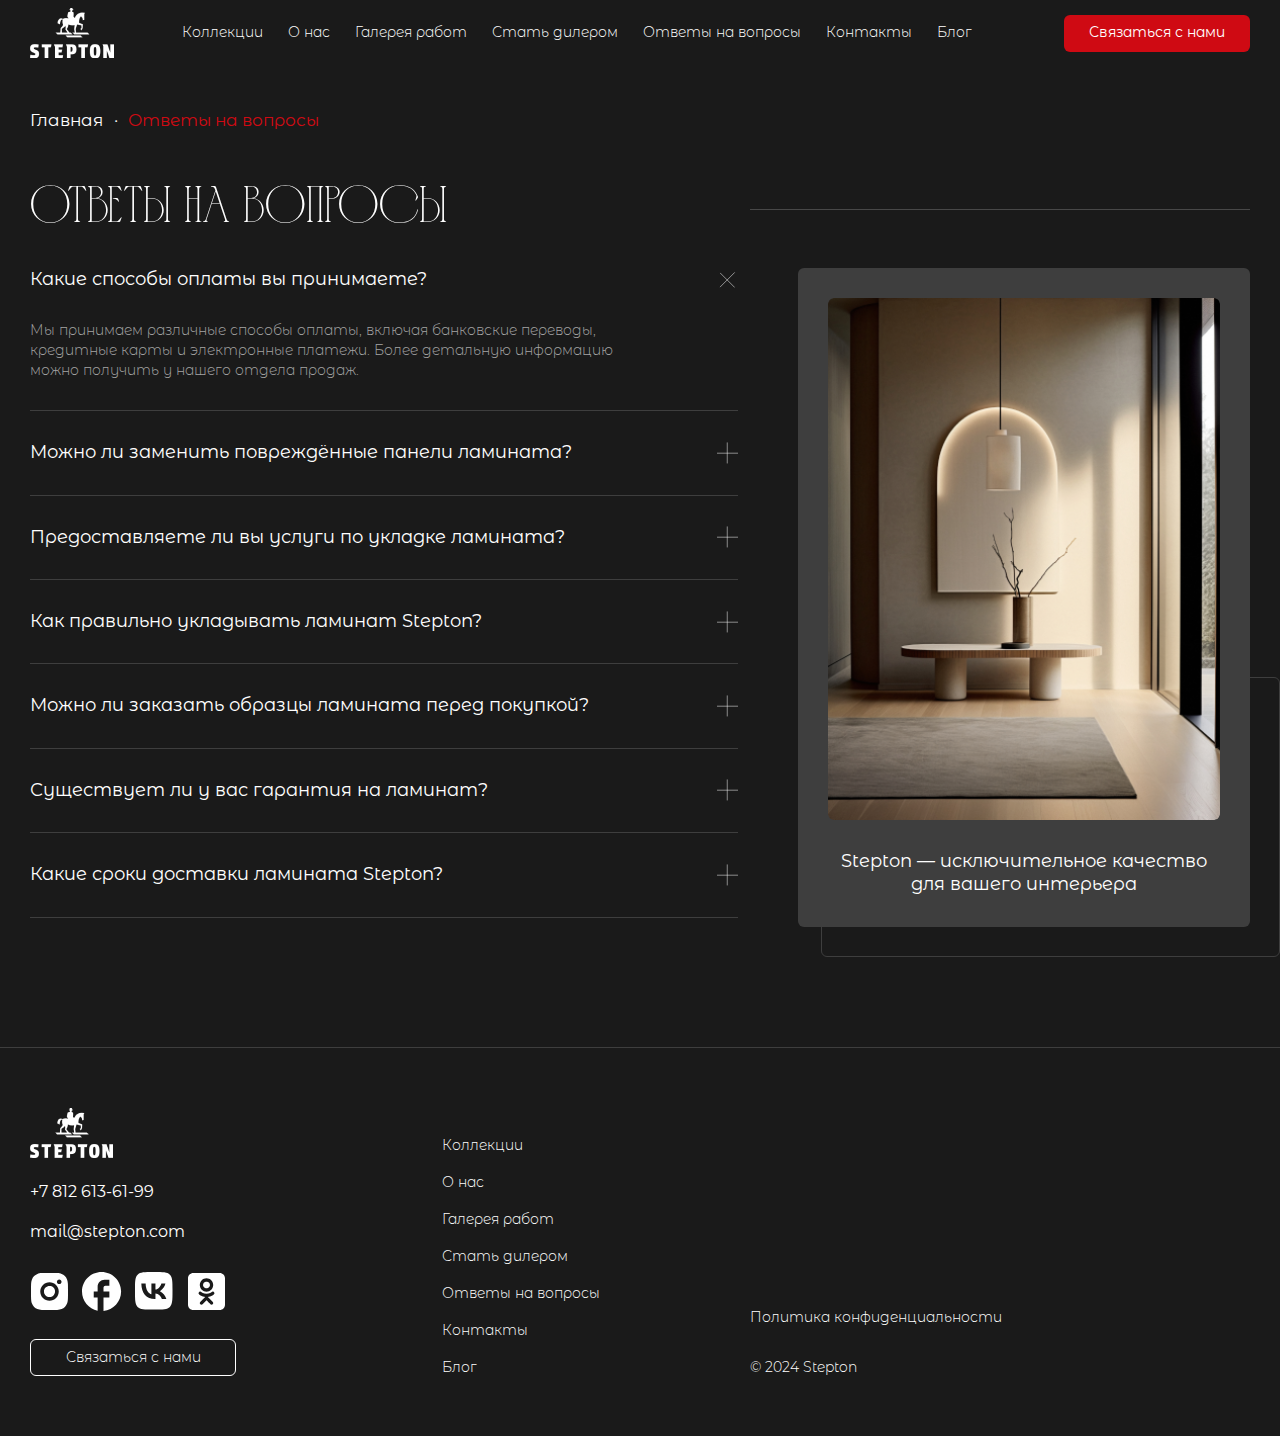
<file: faq.html>
<!DOCTYPE html>
<html lang="ru">
  <head>
    <meta charset="utf-8">
    <meta http-equiv="X-UA-Compatible" content="IE=edge">
    <meta name="viewport" content="width=device-width, initial-scale=1">
    <title></title>

    <!-- CSS -->

    <link href="css/main.css" rel="stylesheet">
    <link href="css/media.css" rel="stylesheet">
    <link href="slick/slick.css" rel="stylesheet">
    <link href="slick/slick-theme.css" rel="stylesheet">
    <link rel="preconnect" href="https://fonts.googleapis.com">
    <link rel="preconnect" href="https://fonts.gstatic.com" crossorigin>
    <link href="https://fonts.googleapis.com/css2?family=Montserrat+Alternates:ital,wght@0,100;0,200;0,300;0,400;0,500;0,600;0,700;0,800;0,900;1,100;1,200;1,300;1,400;1,500;1,600;1,700;1,800;1,900&display=swap" rel="stylesheet">
    <link href="https://fonts.cdnfonts.com/css/mirra-auriolic" rel="stylesheet">
  </head>

  
  <body>


    <nav class="mt-mobile nav-open">
      <div class="mt-munu-mb">
        <div class="header_nav header_nav_burger">
              <ul>
                <li>
                  <a href="#">
                    Коллекции
                  </a>
                </li>
                <li>
                  <a href="#">
                    О нас
                  </a>
                </li>
                <li>
                  <a href="#">
                    Галерея работ
                  </a>
                </li>
                <li>
                  <a href="#">
                    Стать дилером
                  </a>
                </li>
                <li>
                  <a href="#">
                    Ответы на вопросы
                  </a>
                </li>
                <li>
                  <a href="#">
                    Контакты
                  </a>
                </li>
                <li>
                  <a href="#">
                    Блог
                  </a>
                </li>
              </ul>
        </div>
        <div class="burger_links">
          <ul>
            <li>
              <a href="#">
                +7 812 613-61-99
              </a>
            </li>
            <li>
              <a href="#">
                mail@stepton.com
              </a>
            </li>
          </ul>
        </div>
        <div class="burger_social">
          <ul>
            <li>
              <a href="#">
                <svg width="40" height="40" viewBox="0 0 40 40" fill="none" xmlns="http://www.w3.org/2000/svg">
                <path d="M21.4024 2C23.4836 2.00555 24.5399 2.01665 25.4519 2.04255L25.8108 2.0555C26.2252 2.0703 26.634 2.0888 27.128 2.111C29.0963 2.20349 30.4394 2.51429 31.6178 2.97123C32.8388 3.44112 33.8674 4.0775 34.8959 5.10422C35.837 6.02871 36.5649 7.14745 37.0289 8.38235C37.4859 9.56077 37.7967 10.9038 37.8892 12.874C37.9114 13.3661 37.9299 13.775 37.9447 14.1912L37.9558 14.5501C37.9835 15.4603 37.9946 16.5166 37.9983 18.5978L38.0002 19.9779V22.4013C38.0047 23.7507 37.9905 25.1 37.9576 26.449L37.9465 26.8079C37.9317 27.2241 37.9132 27.633 37.891 28.1251C37.7985 30.0953 37.484 31.4365 37.0289 32.6168C36.5649 33.8517 35.837 34.9704 34.8959 35.8949C33.9714 36.8359 32.8527 37.5639 31.6178 38.0279C30.4394 38.4848 29.0963 38.7956 27.128 38.8881L25.8108 38.9436L25.4519 38.9547C24.5399 38.9806 23.4836 38.9936 21.4024 38.9973L20.0223 38.9991H17.6007C16.2507 39.0039 14.9007 38.9897 13.5511 38.9566L13.1923 38.9455C12.7531 38.9288 12.314 38.9097 11.8751 38.8881C9.90674 38.7956 8.56367 38.4848 7.3834 38.0279C6.14916 37.5636 5.03107 36.8357 4.10713 35.8949C3.1654 34.9706 2.43682 33.8518 1.97228 32.6168C1.51534 31.4383 1.20455 30.0953 1.11205 28.1251L1.05655 26.8079L1.0473 26.449C1.0132 25.1001 0.997781 23.7507 1.00105 22.4013V18.5978C0.995932 17.2484 1.0095 15.8991 1.04175 14.5501L1.0547 14.1912C1.0695 13.775 1.088 13.3661 1.1102 12.874C1.2027 10.9038 1.51349 9.56262 1.97043 8.38235C2.43605 7.14694 3.16591 6.02816 4.10898 5.10422C5.03239 4.16361 6.14982 3.4357 7.3834 2.97123C8.56367 2.51429 9.90489 2.20349 11.8751 2.111C12.3672 2.0888 12.7779 2.0703 13.1923 2.0555L13.5511 2.0444C14.9001 2.01153 16.2495 1.99735 17.5988 2.00185L21.4024 2ZM19.5006 11.2498C17.0474 11.2498 14.6947 12.2243 12.96 13.959C11.2254 15.6936 10.2508 18.0464 10.2508 20.4996C10.2508 22.9527 11.2254 25.3055 12.96 27.0401C14.6947 28.7748 17.0474 29.7493 19.5006 29.7493C21.9538 29.7493 24.3065 28.7748 26.0412 27.0401C27.7759 25.3055 28.7504 22.9527 28.7504 20.4996C28.7504 18.0464 27.7759 15.6936 26.0412 13.959C24.3065 12.2243 21.9538 11.2498 19.5006 11.2498ZM19.5006 14.9497C20.2294 14.9496 20.9511 15.093 21.6245 15.3718C22.2979 15.6506 22.9098 16.0593 23.4252 16.5746C23.9407 17.0898 24.3496 17.7016 24.6286 18.3749C24.9076 19.0482 25.0513 19.7698 25.0514 20.4986C25.0515 21.2274 24.9081 21.9492 24.6293 22.6225C24.3505 23.2959 23.9418 23.9078 23.4265 24.4232C22.9113 24.9387 22.2995 25.3476 21.6262 25.6266C20.9529 25.9056 20.2313 26.0493 19.5025 26.0494C18.0305 26.0494 16.6189 25.4647 15.5781 24.4239C14.5373 23.3831 13.9526 21.9715 13.9526 20.4996C13.9526 19.0276 14.5373 17.616 15.5781 16.5752C16.6189 15.5344 18.0305 14.9497 19.5025 14.9497M29.2147 8.47484C28.6014 8.47484 28.0132 8.71847 27.5796 9.15214C27.1459 9.58581 26.9023 10.174 26.9023 10.7873C26.9023 11.4006 27.1459 11.9888 27.5796 12.4224C28.0132 12.8561 28.6014 13.0997 29.2147 13.0997C29.828 13.0997 30.4162 12.8561 30.8499 12.4224C31.2835 11.9888 31.5272 11.4006 31.5272 10.7873C31.5272 10.174 31.2835 9.58581 30.8499 9.15214C30.4162 8.71847 29.828 8.47484 29.2147 8.47484Z" fill="white"/>
                </svg>
              </a>
            </li>
            <li>
              <a href="#">
                <svg width="40" height="40" viewBox="0 0 40 40" fill="none" xmlns="http://www.w3.org/2000/svg">
                <path d="M39.0977 20.5489C39.0977 9.75789 30.3398 1 19.5489 1C8.75789 1 0 9.75789 0 20.5489C0 30.0105 6.72481 37.8887 15.6391 39.7068V26.4135H11.7293V20.5489H15.6391V15.6617C15.6391 11.8887 18.7083 8.81955 22.4812 8.81955H27.3684V14.6842H23.4586C22.3835 14.6842 21.5038 15.5639 21.5038 16.6391V20.5489H27.3684V26.4135H21.5038V40C31.3759 39.0226 39.0977 30.6947 39.0977 20.5489Z" fill="white"/>
                </svg>
              </a>
            </li>
            <li>
              <a href="#">
                <svg width="40" height="40" viewBox="0 0 40 40" fill="none" xmlns="http://www.w3.org/2000/svg">
                <path d="M3.625 3.625C1 6.275 1 10.5125 1 19V20.5C1 28.975 1 33.2125 3.625 35.875C6.275 38.5 10.5125 38.5 19 38.5H20.5C28.975 38.5 33.2125 38.5 35.875 35.875C38.5 33.225 38.5 28.9875 38.5 20.5V19C38.5 10.525 38.5 6.2875 35.875 3.625C33.225 1 28.9875 1 20.5 1H19C10.525 1 6.2875 1 3.625 3.625ZM7.325 12.4125H11.625C11.7625 19.5625 14.9125 22.5875 17.4125 23.2125V12.4125H21.45V18.575C23.9125 18.3125 26.5125 15.5 27.3875 12.4H31.4125C31.0841 14.0046 30.4284 15.5243 29.4864 16.8642C28.5444 18.2041 27.3363 19.3354 25.9375 20.1875C27.4988 20.9643 28.8777 22.0634 29.983 23.4122C31.0884 24.7611 31.8951 26.329 32.35 28.0125H27.9125C26.9625 25.05 24.5875 22.75 21.45 22.4375V28.0125H20.95C12.4 28.0125 7.525 22.1625 7.325 12.4125Z" fill="white"/>
                </svg>
              </a>
            </li>
            <li>
              <a href="#">
                <svg width="40" height="40" viewBox="0 0 40 40" fill="none" xmlns="http://www.w3.org/2000/svg">
                <path d="M20.5 10.6801C20.0539 10.6578 19.608 10.7263 19.1892 10.8816C18.7704 11.037 18.3876 11.2758 18.064 11.5836C17.7404 11.8914 17.4827 12.2618 17.3066 12.6722C17.1306 13.0827 17.0398 13.5247 17.0398 13.9713C17.0398 14.4179 17.1306 14.8599 17.3066 15.2704C17.4827 15.6809 17.7404 16.0512 18.064 16.3591C18.3876 16.6669 18.7704 16.9057 19.1892 17.061C19.608 17.2163 20.0539 17.2849 20.5 17.2625C20.9461 17.2849 21.392 17.2163 21.8108 17.061C22.2296 16.9057 22.6124 16.6669 22.936 16.3591C23.2596 16.0512 23.5173 15.6809 23.6934 15.2704C23.8694 14.8599 23.9602 14.4179 23.9602 13.9713C23.9602 13.5247 23.8694 13.0827 23.6934 12.6722C23.5173 12.2618 23.2596 11.8914 22.936 11.5836C22.6124 11.2758 22.2296 11.037 21.8108 10.8816C21.392 10.7263 20.9461 10.6578 20.5 10.6801ZM33.7143 2H7.28571C4.37031 2 2 4.37031 2 7.28571V33.7143C2 36.6297 4.37031 39 7.28571 39H33.7143C36.6297 39 39 36.6297 39 33.7143V7.28571C39 4.37031 36.6297 2 33.7143 2ZM20.5 7.27746C22.2753 7.27746 23.9779 7.9827 25.2333 9.23804C26.4886 10.4934 27.1939 12.196 27.1939 13.9713C27.1939 15.7466 26.4886 17.4492 25.2333 18.7046C23.9779 19.9599 22.2753 20.6652 20.5 20.6652C18.7247 20.6652 17.0221 19.9599 15.7667 18.7046C14.5114 17.4492 13.8061 15.7466 13.8061 13.9713C13.8061 12.196 14.5114 10.4934 15.7667 9.23804C17.0221 7.9827 18.7247 7.27746 20.5 7.27746ZM25.3975 21.1772C26.785 20.0871 27.8339 20.723 28.2138 21.4746C28.858 22.796 28.123 23.4319 26.4382 24.5304C25.0259 25.4306 23.0768 25.7857 21.7967 25.9179L22.8703 26.9833L26.8098 30.9228C28.2469 32.4011 25.9013 34.7054 24.4478 33.2848C23.4567 32.2772 22.0114 30.8319 20.5083 29.3288L16.5687 33.2848C15.1069 34.7054 12.7696 32.3763 14.2232 30.9228L15.2556 29.8904C16.1145 29.0315 17.1221 28.0156 18.1627 26.9833L19.2281 25.9179C17.9563 25.7857 15.9824 25.4471 14.5536 24.5304C12.877 23.4319 12.1337 22.8042 12.7862 21.4746C13.1661 20.723 14.215 20.0871 15.6025 21.1772C15.6025 21.1772 17.4772 22.6638 20.5 22.6638C23.5228 22.6638 25.3975 21.1772 25.3975 21.1772Z" fill="white"/>
                </svg>
              </a>
            </li>
          </ul>
        </div>
        <div class="burger_button">
          <button>
            Связаться с нами
          </button>
        </div>
      </div>
    </nav>
    
    <div class="relative">
      <div class="burger">
              <i>
                <svg width="50" height="50" viewBox="0 0 50 50" fill="none" xmlns="http://www.w3.org/2000/svg">
                <path d="M8.59375 14.8438H41.4062M8.59375 25H41.4062M8.59375 35.1562H41.4062" stroke="white" stroke-width="4.6875" stroke-miterlimit="10" stroke-linecap="round"/>
                </svg>
              </i>
              <i>
                <svg width="38" height="38" viewBox="0 0 38 38" fill="none" xmlns="http://www.w3.org/2000/svg">
                <path d="M28.5 9.5L9.5 28.5" stroke="white" stroke-width="4" stroke-linecap="round" stroke-linejoin="round"/>
                <path d="M9.5 9.5L28.5 28.5" stroke="white" stroke-width="4" stroke-linecap="round" stroke-linejoin="round"/>
                </svg>
              </i> 
      </div>
      <header class="header">
        <div class="container">
          <div class="header_wrap">
            <div class="header_logo">
              <a href="#">
                <img src="images/header_logo.png" alt="">
              </a>
            </div>
            <div class="header_nav">
              <ul>
                <li>
                  <a href="#">
                    Коллекции
                  </a>
                </li>
                <li>
                  <a href="#">
                    О нас
                  </a>
                </li>
                <li>
                  <a href="#">
                    Галерея работ
                  </a>
                </li>
                <li>
                  <a href="#">
                    Стать дилером
                  </a>
                </li>
                <li>
                  <a href="#">
                    Ответы на вопросы
                  </a>
                </li>
                <li>
                  <a href="#">
                    Контакты
                  </a>
                </li>
                <li>
                  <a href="#">
                    Блог
                  </a>
                </li>
              </ul>
            </div>
            <div class="header_button">
              <button>
                Связаться с нами
              </button>
            </div>
          </div>
        </div>
      </header>
    </div>

    

    

    <section class="seeds">
      <div class="container">
        <ul>
          <li>
            <a href="#">
              Главная
            </a>
          </li>
          <li>
            <p>
              Ответы на вопросы
            </p>
          </li>
        </ul>
      </div>
    </section>

    <section class="nine section_pd">
      <div class="container">
        <div class="top">
          <h2>
            Ответы на вопросы
          </h2>
          <div class="restagle"></div>
        </div>
        <div class="nine_relative">
          <div class="nine_absolute"></div>
          <div class="nine_wrap">
            <div class="nine_block">
              <div class="nine_accordion">
                <ul id="accordion" class="accordion">
                  <li class="open">
                    <div class="link">
                      <h3>
                        Какие способы оплаты вы принимаете?
                      </h3>
                      <svg width="21" height="22" viewBox="0 0 21 22" fill="none" xmlns="http://www.w3.org/2000/svg">
                      <path d="M10.25 0.442383L10.25 21.4424M0 11.1924H21" stroke="white" stroke-width="0.5"/>
                      </svg>
                    </div>
                    <div class="nine_content" style="display: block;">
                      <p>
                        Мы принимаем различные способы оплаты, включая банковские переводы, кредитные карты и электронные платежи. Более детальную информацию можно получить у нашего отдела продаж.
                      </p>
                    </div>
                  </li>
                  <li>
                    <div class="link">
                      <h3>
                        Можно ли заменить повреждённые панели ламината?
                      </h3>
                      <svg width="21" height="22" viewBox="0 0 21 22" fill="none" xmlns="http://www.w3.org/2000/svg">
                      <path d="M10.25 0.442383L10.25 21.4424M0 11.1924H21" stroke="white" stroke-width="0.5"/>
                      </svg>
                    </div>
                    <div class="nine_content">
                      <p>
                        Мы принимаем различные способы оплаты, включая банковские переводы, кредитные карты и электронные платежи. Более детальную информацию можно получить у нашего отдела продаж.
                      </p>
                    </div>
                  </li>
                  <li>
                    <div class="link">
                      <h3>
                        Предоставляете ли вы услуги по укладке ламината?
                      </h3>
                      <svg width="21" height="22" viewBox="0 0 21 22" fill="none" xmlns="http://www.w3.org/2000/svg">
                      <path d="M10.25 0.442383L10.25 21.4424M0 11.1924H21" stroke="white" stroke-width="0.5"/>
                      </svg>
                    </div>
                    <div class="nine_content">
                      <p>
                        Мы принимаем различные способы оплаты, включая банковские переводы, кредитные карты и электронные платежи. Более детальную информацию можно получить у нашего отдела продаж.
                      </p>
                    </div>
                  </li>
                  <li>
                    <div class="link">
                      <h3>
                        Как правильно укладывать ламинат Stepton?
                      </h3>
                      <svg width="21" height="22" viewBox="0 0 21 22" fill="none" xmlns="http://www.w3.org/2000/svg">
                      <path d="M10.25 0.442383L10.25 21.4424M0 11.1924H21" stroke="white" stroke-width="0.5"/>
                      </svg>
                    </div>
                    <div class="nine_content">
                      <p>
                        Мы принимаем различные способы оплаты, включая банковские переводы, кредитные карты и электронные платежи. Более детальную информацию можно получить у нашего отдела продаж.
                      </p>
                    </div>
                  </li>
                  <li>
                    <div class="link">
                      <h3>
                        Можно ли заказать образцы ламината перед покупкой?
                      </h3>
                      <svg width="21" height="22" viewBox="0 0 21 22" fill="none" xmlns="http://www.w3.org/2000/svg">
                      <path d="M10.25 0.442383L10.25 21.4424M0 11.1924H21" stroke="white" stroke-width="0.5"/>
                      </svg>
                    </div>
                    <div class="nine_content">
                      <p>
                        Мы принимаем различные способы оплаты, включая банковские переводы, кредитные карты и электронные платежи. Более детальную информацию можно получить у нашего отдела продаж.
                      </p>
                    </div>
                  </li>
                  <li>
                    <div class="link">
                      <h3>
                        Существует ли у вас гарантия на ламинат?
                      </h3>
                      <svg width="21" height="22" viewBox="0 0 21 22" fill="none" xmlns="http://www.w3.org/2000/svg">
                      <path d="M10.25 0.442383L10.25 21.4424M0 11.1924H21" stroke="white" stroke-width="0.5"/>
                      </svg>
                    </div>
                    <div class="nine_content">
                      <p>
                        Мы принимаем различные способы оплаты, включая банковские переводы, кредитные карты и электронные платежи. Более детальную информацию можно получить у нашего отдела продаж.
                      </p>
                    </div>
                  </li>
                  <li>
                    <div class="link">
                      <h3>
                        Какие сроки доставки ламината Stepton?
                      </h3>
                      <svg width="21" height="22" viewBox="0 0 21 22" fill="none" xmlns="http://www.w3.org/2000/svg">
                      <path d="M10.25 0.442383L10.25 21.4424M0 11.1924H21" stroke="white" stroke-width="0.5"/>
                      </svg>
                    </div>
                    <div class="nine_content">
                      <p>
                        Мы принимаем различные способы оплаты, включая банковские переводы, кредитные карты и электронные платежи. Более детальную информацию можно получить у нашего отдела продаж.
                      </p>
                    </div>
                  </li>
                </ul>
              </div>
            </div>
            <div class="nine_block">
              <div class="nine_border">
                <div class="nine_img">
                  <img src="images/nine_img.png" alt="">
                </div>
                <h3>
                  Stepton — исключительное качество для вашего интерьера
                </h3>
              </div>
            </div>
          </div>
        </div>
      </div>
    </section>

    
    <footer class="footer">
      <div class="container">
        <div class="footer_wrap">
          <div class="footer_block">
            <div class="footer_logo">
              <a href="#">
                <img src="images/footer_logo.png" alt="">
              </a>
            </div>
            <div class="footer_link">
              <ul>
                <li>
                  <a href="#">
                    +7 812 613-61-99
                  </a>
                </li>
                <li>
                  <a href="#">
                    mail@stepton.com
                  </a>
                </li>
              </ul>
            </div>
            <div class="footer_social">
              <ul>
                <li>
                  <a href="#">
                    <svg width="40" height="40" viewBox="0 0 40 40" fill="none" xmlns="http://www.w3.org/2000/svg">
                    <path d="M21.4024 2C23.4836 2.00555 24.5399 2.01665 25.4519 2.04255L25.8108 2.0555C26.2252 2.0703 26.634 2.0888 27.128 2.111C29.0963 2.20349 30.4394 2.51429 31.6178 2.97123C32.8388 3.44112 33.8674 4.0775 34.8959 5.10422C35.837 6.02871 36.5649 7.14745 37.0289 8.38235C37.4859 9.56077 37.7967 10.9038 37.8892 12.874C37.9114 13.3661 37.9299 13.775 37.9447 14.1912L37.9558 14.5501C37.9835 15.4603 37.9946 16.5166 37.9983 18.5978L38.0002 19.9779V22.4013C38.0047 23.7507 37.9905 25.1 37.9576 26.449L37.9465 26.8079C37.9317 27.2241 37.9132 27.633 37.891 28.1251C37.7985 30.0953 37.484 31.4365 37.0289 32.6168C36.5649 33.8517 35.837 34.9704 34.8959 35.8949C33.9714 36.8359 32.8527 37.5639 31.6178 38.0279C30.4394 38.4848 29.0963 38.7956 27.128 38.8881L25.8108 38.9436L25.4519 38.9547C24.5399 38.9806 23.4836 38.9936 21.4024 38.9973L20.0223 38.9991H17.6007C16.2507 39.0039 14.9007 38.9897 13.5511 38.9566L13.1923 38.9455C12.7531 38.9288 12.314 38.9097 11.8751 38.8881C9.90674 38.7956 8.56367 38.4848 7.3834 38.0279C6.14916 37.5636 5.03107 36.8357 4.10713 35.8949C3.1654 34.9706 2.43682 33.8518 1.97228 32.6168C1.51534 31.4383 1.20455 30.0953 1.11205 28.1251L1.05655 26.8079L1.0473 26.449C1.0132 25.1001 0.997781 23.7507 1.00105 22.4013V18.5978C0.995932 17.2484 1.0095 15.8991 1.04175 14.5501L1.0547 14.1912C1.0695 13.775 1.088 13.3661 1.1102 12.874C1.2027 10.9038 1.51349 9.56262 1.97043 8.38235C2.43605 7.14694 3.16591 6.02816 4.10898 5.10422C5.03239 4.16361 6.14982 3.4357 7.3834 2.97123C8.56367 2.51429 9.90489 2.20349 11.8751 2.111C12.3672 2.0888 12.7779 2.0703 13.1923 2.0555L13.5511 2.0444C14.9001 2.01153 16.2495 1.99735 17.5988 2.00185L21.4024 2ZM19.5006 11.2498C17.0474 11.2498 14.6947 12.2243 12.96 13.959C11.2254 15.6936 10.2508 18.0464 10.2508 20.4996C10.2508 22.9527 11.2254 25.3055 12.96 27.0401C14.6947 28.7748 17.0474 29.7493 19.5006 29.7493C21.9538 29.7493 24.3065 28.7748 26.0412 27.0401C27.7759 25.3055 28.7504 22.9527 28.7504 20.4996C28.7504 18.0464 27.7759 15.6936 26.0412 13.959C24.3065 12.2243 21.9538 11.2498 19.5006 11.2498ZM19.5006 14.9497C20.2294 14.9496 20.9511 15.093 21.6245 15.3718C22.2979 15.6506 22.9098 16.0593 23.4252 16.5746C23.9407 17.0898 24.3496 17.7016 24.6286 18.3749C24.9076 19.0482 25.0513 19.7698 25.0514 20.4986C25.0515 21.2274 24.9081 21.9492 24.6293 22.6225C24.3505 23.2959 23.9418 23.9078 23.4265 24.4232C22.9113 24.9387 22.2995 25.3476 21.6262 25.6266C20.9529 25.9056 20.2313 26.0493 19.5025 26.0494C18.0305 26.0494 16.6189 25.4647 15.5781 24.4239C14.5373 23.3831 13.9526 21.9715 13.9526 20.4996C13.9526 19.0276 14.5373 17.616 15.5781 16.5752C16.6189 15.5344 18.0305 14.9497 19.5025 14.9497M29.2147 8.47484C28.6014 8.47484 28.0132 8.71847 27.5796 9.15214C27.1459 9.58581 26.9023 10.174 26.9023 10.7873C26.9023 11.4006 27.1459 11.9888 27.5796 12.4224C28.0132 12.8561 28.6014 13.0997 29.2147 13.0997C29.828 13.0997 30.4162 12.8561 30.8499 12.4224C31.2835 11.9888 31.5272 11.4006 31.5272 10.7873C31.5272 10.174 31.2835 9.58581 30.8499 9.15214C30.4162 8.71847 29.828 8.47484 29.2147 8.47484Z" fill="white"/>
                    </svg>
                  </a>
                </li>
                <li>
                  <a href="#">
                    <svg width="40" height="40" viewBox="0 0 40 40" fill="none" xmlns="http://www.w3.org/2000/svg">
                    <path d="M39.0977 20.5489C39.0977 9.75789 30.3398 1 19.5489 1C8.75789 1 0 9.75789 0 20.5489C0 30.0105 6.72481 37.8887 15.6391 39.7068V26.4135H11.7293V20.5489H15.6391V15.6617C15.6391 11.8887 18.7083 8.81955 22.4812 8.81955H27.3684V14.6842H23.4586C22.3835 14.6842 21.5038 15.5639 21.5038 16.6391V20.5489H27.3684V26.4135H21.5038V40C31.3759 39.0226 39.0977 30.6947 39.0977 20.5489Z" fill="white"/>
                    </svg>
                  </a>
                </li>
                <li>
                  <a href="#">
                    <svg width="40" height="40" viewBox="0 0 40 40" fill="none" xmlns="http://www.w3.org/2000/svg">
                    <path d="M3.625 3.625C1 6.275 1 10.5125 1 19V20.5C1 28.975 1 33.2125 3.625 35.875C6.275 38.5 10.5125 38.5 19 38.5H20.5C28.975 38.5 33.2125 38.5 35.875 35.875C38.5 33.225 38.5 28.9875 38.5 20.5V19C38.5 10.525 38.5 6.2875 35.875 3.625C33.225 1 28.9875 1 20.5 1H19C10.525 1 6.2875 1 3.625 3.625ZM7.325 12.4125H11.625C11.7625 19.5625 14.9125 22.5875 17.4125 23.2125V12.4125H21.45V18.575C23.9125 18.3125 26.5125 15.5 27.3875 12.4H31.4125C31.0841 14.0046 30.4284 15.5243 29.4864 16.8642C28.5444 18.2041 27.3363 19.3354 25.9375 20.1875C27.4988 20.9643 28.8777 22.0634 29.983 23.4122C31.0884 24.7611 31.8951 26.329 32.35 28.0125H27.9125C26.9625 25.05 24.5875 22.75 21.45 22.4375V28.0125H20.95C12.4 28.0125 7.525 22.1625 7.325 12.4125Z" fill="white"/>
                    </svg>
                  </a>
                </li>
                <li>
                  <a href="#">
                    <svg width="40" height="40" viewBox="0 0 40 40" fill="none" xmlns="http://www.w3.org/2000/svg">
                    <path d="M20.5 10.6801C20.0539 10.6578 19.608 10.7263 19.1892 10.8816C18.7704 11.037 18.3876 11.2758 18.064 11.5836C17.7404 11.8914 17.4827 12.2618 17.3066 12.6722C17.1306 13.0827 17.0398 13.5247 17.0398 13.9713C17.0398 14.4179 17.1306 14.8599 17.3066 15.2704C17.4827 15.6809 17.7404 16.0512 18.064 16.3591C18.3876 16.6669 18.7704 16.9057 19.1892 17.061C19.608 17.2163 20.0539 17.2849 20.5 17.2625C20.9461 17.2849 21.392 17.2163 21.8108 17.061C22.2296 16.9057 22.6124 16.6669 22.936 16.3591C23.2596 16.0512 23.5173 15.6809 23.6934 15.2704C23.8694 14.8599 23.9602 14.4179 23.9602 13.9713C23.9602 13.5247 23.8694 13.0827 23.6934 12.6722C23.5173 12.2618 23.2596 11.8914 22.936 11.5836C22.6124 11.2758 22.2296 11.037 21.8108 10.8816C21.392 10.7263 20.9461 10.6578 20.5 10.6801ZM33.7143 2H7.28571C4.37031 2 2 4.37031 2 7.28571V33.7143C2 36.6297 4.37031 39 7.28571 39H33.7143C36.6297 39 39 36.6297 39 33.7143V7.28571C39 4.37031 36.6297 2 33.7143 2ZM20.5 7.27746C22.2753 7.27746 23.9779 7.9827 25.2333 9.23804C26.4886 10.4934 27.1939 12.196 27.1939 13.9713C27.1939 15.7466 26.4886 17.4492 25.2333 18.7046C23.9779 19.9599 22.2753 20.6652 20.5 20.6652C18.7247 20.6652 17.0221 19.9599 15.7667 18.7046C14.5114 17.4492 13.8061 15.7466 13.8061 13.9713C13.8061 12.196 14.5114 10.4934 15.7667 9.23804C17.0221 7.9827 18.7247 7.27746 20.5 7.27746ZM25.3975 21.1772C26.785 20.0871 27.8339 20.723 28.2138 21.4746C28.858 22.796 28.123 23.4319 26.4382 24.5304C25.0259 25.4306 23.0768 25.7857 21.7967 25.9179L22.8703 26.9833L26.8098 30.9228C28.2469 32.4011 25.9013 34.7054 24.4478 33.2848C23.4567 32.2772 22.0114 30.8319 20.5083 29.3288L16.5687 33.2848C15.1069 34.7054 12.7696 32.3763 14.2232 30.9228L15.2556 29.8904C16.1145 29.0315 17.1221 28.0156 18.1627 26.9833L19.2281 25.9179C17.9563 25.7857 15.9824 25.4471 14.5536 24.5304C12.877 23.4319 12.1337 22.8042 12.7862 21.4746C13.1661 20.723 14.215 20.0871 15.6025 21.1772C15.6025 21.1772 17.4772 22.6638 20.5 22.6638C23.5228 22.6638 25.3975 21.1772 25.3975 21.1772Z" fill="white"/>
                    </svg>
                  </a>
                </li>
              </ul>
            </div>
            <div class="footer_button">
              <button>
                Связаться с нами
              </button>
            </div>
          </div>
          <div class="footer_block">
            <div class="footer_nav">
              <ul>
                <li>
                  <a href="#">
                    Коллекции
                  </a>
                </li>
                <li>
                  <a href="#">
                    О нас
                  </a>
                </li>
                <li>
                  <a href="#">
                    Галерея работ
                  </a>
                </li>
                <li>
                  <a href="#">
                    Стать дилером
                  </a>
                </li>
                <li>
                  <a href="#">
                    Ответы на вопросы
                  </a>
                </li>
                <li>
                  <a href="#">
                    Контакты
                  </a>
                </li>
                <li>
                  <a href="#">
                    Блог
                  </a>
                </li>
              </ul>
            </div>
          </div>
          <div class="footer_block">
            <div class="footer_politica">
              <a href="#">
                Политика конфиденциальности
              </a>
            </div>
            <div class="footer_title">
              <p>
                © 2024 Stepton
              </p>
            </div>
          </div>
        </div>
      </div>
    </footer>
   

    <script src='https://ajax.googleapis.com/ajax/libs/jquery/3.2.1/jquery.min.js'></script>
    <script type="text/javascript" src="js/main.js"></script>
    <script type="text/javascript" src="slick/slick.min.js"></script>
  </body>

  
</html>
</file>
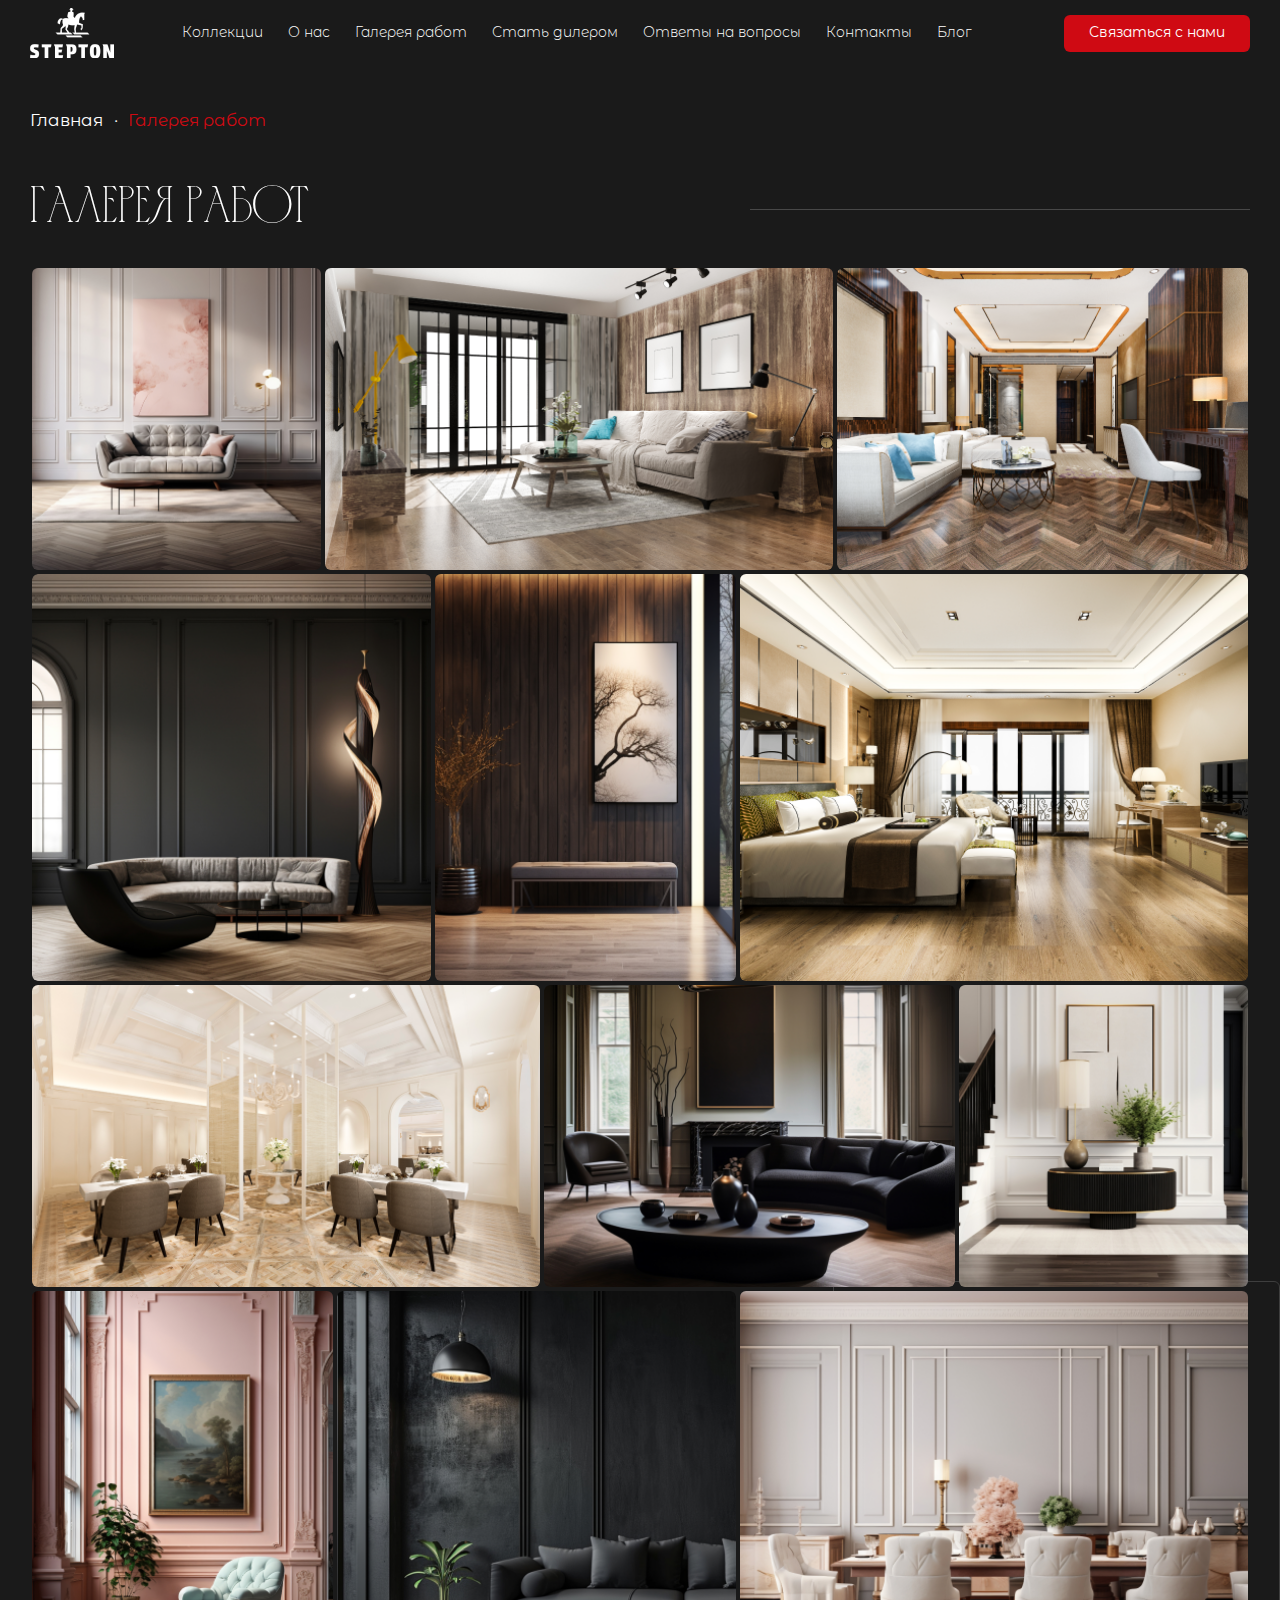
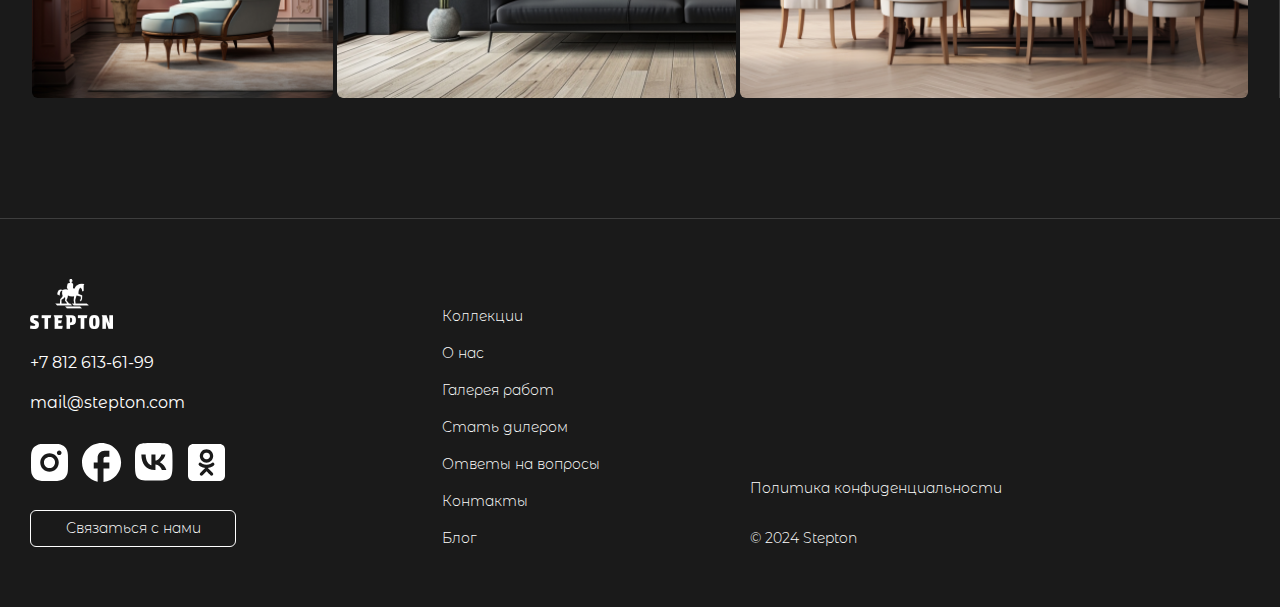
<file: gallery.html>
<!DOCTYPE html>
<html lang="ru">
  <head>
    <meta charset="utf-8">
    <meta http-equiv="X-UA-Compatible" content="IE=edge">
    <meta name="viewport" content="width=device-width, initial-scale=1">
    <title></title>

    <!-- CSS -->

    <link href="css/main.css" rel="stylesheet">
    <link href="css/media.css" rel="stylesheet">
    <link href="slick/slick.css" rel="stylesheet">
    <link href="slick/slick-theme.css" rel="stylesheet">
    <link rel="preconnect" href="https://fonts.googleapis.com">
    <link rel="preconnect" href="https://fonts.gstatic.com" crossorigin>
    <link href="https://fonts.googleapis.com/css2?family=Montserrat+Alternates:ital,wght@0,100;0,200;0,300;0,400;0,500;0,600;0,700;0,800;0,900;1,100;1,200;1,300;1,400;1,500;1,600;1,700;1,800;1,900&display=swap" rel="stylesheet">
    <link href="https://fonts.cdnfonts.com/css/mirra-auriolic" rel="stylesheet">
  </head>

  
  <body>


    <nav class="mt-mobile nav-open">
      <div class="mt-munu-mb">
        <div class="header_nav header_nav_burger">
              <ul>
                <li>
                  <a href="#">
                    Коллекции
                  </a>
                </li>
                <li>
                  <a href="#">
                    О нас
                  </a>
                </li>
                <li>
                  <a href="#">
                    Галерея работ
                  </a>
                </li>
                <li>
                  <a href="#">
                    Стать дилером
                  </a>
                </li>
                <li>
                  <a href="#">
                    Ответы на вопросы
                  </a>
                </li>
                <li>
                  <a href="#">
                    Контакты
                  </a>
                </li>
                <li>
                  <a href="#">
                    Блог
                  </a>
                </li>
              </ul>
        </div>
        <div class="burger_links">
          <ul>
            <li>
              <a href="#">
                +7 812 613-61-99
              </a>
            </li>
            <li>
              <a href="#">
                mail@stepton.com
              </a>
            </li>
          </ul>
        </div>
        <div class="burger_social">
          <ul>
            <li>
              <a href="#">
                <svg width="40" height="40" viewBox="0 0 40 40" fill="none" xmlns="http://www.w3.org/2000/svg">
                <path d="M21.4024 2C23.4836 2.00555 24.5399 2.01665 25.4519 2.04255L25.8108 2.0555C26.2252 2.0703 26.634 2.0888 27.128 2.111C29.0963 2.20349 30.4394 2.51429 31.6178 2.97123C32.8388 3.44112 33.8674 4.0775 34.8959 5.10422C35.837 6.02871 36.5649 7.14745 37.0289 8.38235C37.4859 9.56077 37.7967 10.9038 37.8892 12.874C37.9114 13.3661 37.9299 13.775 37.9447 14.1912L37.9558 14.5501C37.9835 15.4603 37.9946 16.5166 37.9983 18.5978L38.0002 19.9779V22.4013C38.0047 23.7507 37.9905 25.1 37.9576 26.449L37.9465 26.8079C37.9317 27.2241 37.9132 27.633 37.891 28.1251C37.7985 30.0953 37.484 31.4365 37.0289 32.6168C36.5649 33.8517 35.837 34.9704 34.8959 35.8949C33.9714 36.8359 32.8527 37.5639 31.6178 38.0279C30.4394 38.4848 29.0963 38.7956 27.128 38.8881L25.8108 38.9436L25.4519 38.9547C24.5399 38.9806 23.4836 38.9936 21.4024 38.9973L20.0223 38.9991H17.6007C16.2507 39.0039 14.9007 38.9897 13.5511 38.9566L13.1923 38.9455C12.7531 38.9288 12.314 38.9097 11.8751 38.8881C9.90674 38.7956 8.56367 38.4848 7.3834 38.0279C6.14916 37.5636 5.03107 36.8357 4.10713 35.8949C3.1654 34.9706 2.43682 33.8518 1.97228 32.6168C1.51534 31.4383 1.20455 30.0953 1.11205 28.1251L1.05655 26.8079L1.0473 26.449C1.0132 25.1001 0.997781 23.7507 1.00105 22.4013V18.5978C0.995932 17.2484 1.0095 15.8991 1.04175 14.5501L1.0547 14.1912C1.0695 13.775 1.088 13.3661 1.1102 12.874C1.2027 10.9038 1.51349 9.56262 1.97043 8.38235C2.43605 7.14694 3.16591 6.02816 4.10898 5.10422C5.03239 4.16361 6.14982 3.4357 7.3834 2.97123C8.56367 2.51429 9.90489 2.20349 11.8751 2.111C12.3672 2.0888 12.7779 2.0703 13.1923 2.0555L13.5511 2.0444C14.9001 2.01153 16.2495 1.99735 17.5988 2.00185L21.4024 2ZM19.5006 11.2498C17.0474 11.2498 14.6947 12.2243 12.96 13.959C11.2254 15.6936 10.2508 18.0464 10.2508 20.4996C10.2508 22.9527 11.2254 25.3055 12.96 27.0401C14.6947 28.7748 17.0474 29.7493 19.5006 29.7493C21.9538 29.7493 24.3065 28.7748 26.0412 27.0401C27.7759 25.3055 28.7504 22.9527 28.7504 20.4996C28.7504 18.0464 27.7759 15.6936 26.0412 13.959C24.3065 12.2243 21.9538 11.2498 19.5006 11.2498ZM19.5006 14.9497C20.2294 14.9496 20.9511 15.093 21.6245 15.3718C22.2979 15.6506 22.9098 16.0593 23.4252 16.5746C23.9407 17.0898 24.3496 17.7016 24.6286 18.3749C24.9076 19.0482 25.0513 19.7698 25.0514 20.4986C25.0515 21.2274 24.9081 21.9492 24.6293 22.6225C24.3505 23.2959 23.9418 23.9078 23.4265 24.4232C22.9113 24.9387 22.2995 25.3476 21.6262 25.6266C20.9529 25.9056 20.2313 26.0493 19.5025 26.0494C18.0305 26.0494 16.6189 25.4647 15.5781 24.4239C14.5373 23.3831 13.9526 21.9715 13.9526 20.4996C13.9526 19.0276 14.5373 17.616 15.5781 16.5752C16.6189 15.5344 18.0305 14.9497 19.5025 14.9497M29.2147 8.47484C28.6014 8.47484 28.0132 8.71847 27.5796 9.15214C27.1459 9.58581 26.9023 10.174 26.9023 10.7873C26.9023 11.4006 27.1459 11.9888 27.5796 12.4224C28.0132 12.8561 28.6014 13.0997 29.2147 13.0997C29.828 13.0997 30.4162 12.8561 30.8499 12.4224C31.2835 11.9888 31.5272 11.4006 31.5272 10.7873C31.5272 10.174 31.2835 9.58581 30.8499 9.15214C30.4162 8.71847 29.828 8.47484 29.2147 8.47484Z" fill="white"/>
                </svg>
              </a>
            </li>
            <li>
              <a href="#">
                <svg width="40" height="40" viewBox="0 0 40 40" fill="none" xmlns="http://www.w3.org/2000/svg">
                <path d="M39.0977 20.5489C39.0977 9.75789 30.3398 1 19.5489 1C8.75789 1 0 9.75789 0 20.5489C0 30.0105 6.72481 37.8887 15.6391 39.7068V26.4135H11.7293V20.5489H15.6391V15.6617C15.6391 11.8887 18.7083 8.81955 22.4812 8.81955H27.3684V14.6842H23.4586C22.3835 14.6842 21.5038 15.5639 21.5038 16.6391V20.5489H27.3684V26.4135H21.5038V40C31.3759 39.0226 39.0977 30.6947 39.0977 20.5489Z" fill="white"/>
                </svg>
              </a>
            </li>
            <li>
              <a href="#">
                <svg width="40" height="40" viewBox="0 0 40 40" fill="none" xmlns="http://www.w3.org/2000/svg">
                <path d="M3.625 3.625C1 6.275 1 10.5125 1 19V20.5C1 28.975 1 33.2125 3.625 35.875C6.275 38.5 10.5125 38.5 19 38.5H20.5C28.975 38.5 33.2125 38.5 35.875 35.875C38.5 33.225 38.5 28.9875 38.5 20.5V19C38.5 10.525 38.5 6.2875 35.875 3.625C33.225 1 28.9875 1 20.5 1H19C10.525 1 6.2875 1 3.625 3.625ZM7.325 12.4125H11.625C11.7625 19.5625 14.9125 22.5875 17.4125 23.2125V12.4125H21.45V18.575C23.9125 18.3125 26.5125 15.5 27.3875 12.4H31.4125C31.0841 14.0046 30.4284 15.5243 29.4864 16.8642C28.5444 18.2041 27.3363 19.3354 25.9375 20.1875C27.4988 20.9643 28.8777 22.0634 29.983 23.4122C31.0884 24.7611 31.8951 26.329 32.35 28.0125H27.9125C26.9625 25.05 24.5875 22.75 21.45 22.4375V28.0125H20.95C12.4 28.0125 7.525 22.1625 7.325 12.4125Z" fill="white"/>
                </svg>
              </a>
            </li>
            <li>
              <a href="#">
                <svg width="40" height="40" viewBox="0 0 40 40" fill="none" xmlns="http://www.w3.org/2000/svg">
                <path d="M20.5 10.6801C20.0539 10.6578 19.608 10.7263 19.1892 10.8816C18.7704 11.037 18.3876 11.2758 18.064 11.5836C17.7404 11.8914 17.4827 12.2618 17.3066 12.6722C17.1306 13.0827 17.0398 13.5247 17.0398 13.9713C17.0398 14.4179 17.1306 14.8599 17.3066 15.2704C17.4827 15.6809 17.7404 16.0512 18.064 16.3591C18.3876 16.6669 18.7704 16.9057 19.1892 17.061C19.608 17.2163 20.0539 17.2849 20.5 17.2625C20.9461 17.2849 21.392 17.2163 21.8108 17.061C22.2296 16.9057 22.6124 16.6669 22.936 16.3591C23.2596 16.0512 23.5173 15.6809 23.6934 15.2704C23.8694 14.8599 23.9602 14.4179 23.9602 13.9713C23.9602 13.5247 23.8694 13.0827 23.6934 12.6722C23.5173 12.2618 23.2596 11.8914 22.936 11.5836C22.6124 11.2758 22.2296 11.037 21.8108 10.8816C21.392 10.7263 20.9461 10.6578 20.5 10.6801ZM33.7143 2H7.28571C4.37031 2 2 4.37031 2 7.28571V33.7143C2 36.6297 4.37031 39 7.28571 39H33.7143C36.6297 39 39 36.6297 39 33.7143V7.28571C39 4.37031 36.6297 2 33.7143 2ZM20.5 7.27746C22.2753 7.27746 23.9779 7.9827 25.2333 9.23804C26.4886 10.4934 27.1939 12.196 27.1939 13.9713C27.1939 15.7466 26.4886 17.4492 25.2333 18.7046C23.9779 19.9599 22.2753 20.6652 20.5 20.6652C18.7247 20.6652 17.0221 19.9599 15.7667 18.7046C14.5114 17.4492 13.8061 15.7466 13.8061 13.9713C13.8061 12.196 14.5114 10.4934 15.7667 9.23804C17.0221 7.9827 18.7247 7.27746 20.5 7.27746ZM25.3975 21.1772C26.785 20.0871 27.8339 20.723 28.2138 21.4746C28.858 22.796 28.123 23.4319 26.4382 24.5304C25.0259 25.4306 23.0768 25.7857 21.7967 25.9179L22.8703 26.9833L26.8098 30.9228C28.2469 32.4011 25.9013 34.7054 24.4478 33.2848C23.4567 32.2772 22.0114 30.8319 20.5083 29.3288L16.5687 33.2848C15.1069 34.7054 12.7696 32.3763 14.2232 30.9228L15.2556 29.8904C16.1145 29.0315 17.1221 28.0156 18.1627 26.9833L19.2281 25.9179C17.9563 25.7857 15.9824 25.4471 14.5536 24.5304C12.877 23.4319 12.1337 22.8042 12.7862 21.4746C13.1661 20.723 14.215 20.0871 15.6025 21.1772C15.6025 21.1772 17.4772 22.6638 20.5 22.6638C23.5228 22.6638 25.3975 21.1772 25.3975 21.1772Z" fill="white"/>
                </svg>
              </a>
            </li>
          </ul>
        </div>
        <div class="burger_button">
          <button>
            Связаться с нами
          </button>
        </div>
      </div>
    </nav>
    
    <div class="relative">
      <div class="burger">
              <i>
                <svg width="50" height="50" viewBox="0 0 50 50" fill="none" xmlns="http://www.w3.org/2000/svg">
                <path d="M8.59375 14.8438H41.4062M8.59375 25H41.4062M8.59375 35.1562H41.4062" stroke="white" stroke-width="4.6875" stroke-miterlimit="10" stroke-linecap="round"/>
                </svg>
              </i>
              <i>
                <svg width="38" height="38" viewBox="0 0 38 38" fill="none" xmlns="http://www.w3.org/2000/svg">
                <path d="M28.5 9.5L9.5 28.5" stroke="white" stroke-width="4" stroke-linecap="round" stroke-linejoin="round"/>
                <path d="M9.5 9.5L28.5 28.5" stroke="white" stroke-width="4" stroke-linecap="round" stroke-linejoin="round"/>
                </svg>
              </i> 
      </div>
      <header class="header">
        <div class="container">
          <div class="header_wrap">
            <div class="header_logo">
              <a href="#">
                <img src="images/header_logo.png" alt="">
              </a>
            </div>
            <div class="header_nav">
              <ul>
                <li>
                  <a href="#">
                    Коллекции
                  </a>
                </li>
                <li>
                  <a href="#">
                    О нас
                  </a>
                </li>
                <li>
                  <a href="#">
                    Галерея работ
                  </a>
                </li>
                <li>
                  <a href="#">
                    Стать дилером
                  </a>
                </li>
                <li>
                  <a href="#">
                    Ответы на вопросы
                  </a>
                </li>
                <li>
                  <a href="#">
                    Контакты
                  </a>
                </li>
                <li>
                  <a href="#">
                    Блог
                  </a>
                </li>
              </ul>
            </div>
            <div class="header_button">
              <button>
                Связаться с нами
              </button>
            </div>
          </div>
        </div>
      </header>
    </div>

    

    <section class="seeds">
      <div class="container">
        <ul>
          <li>
            <a href="#">
              Главная
            </a>
          </li>
          <li>
            <p>
              Галерея работ
            </p>
          </li>
        </ul>
      </div>
    </section>

    <section class="seven section_pd">
      <div class="container">
        <div class="top">
          <h2>
            Галерея работ
          </h2>
          <div class="restagle"></div>
          
        </div>
        <div class="seven_relative">
          <div class="seven_absolute"></div>
          <div class="seven_wrap">
            <div class="seven_block">
              <div class="seven_img">
                <img src="images/seven_img.png" alt="">
              </div>
            </div>
            <div class="seven_block">
              <div class="seven_img">
                <img src="images/seven_img2.png" alt="">
              </div>
            </div>
            <div class="seven_block">
              <div class="seven_slayder">
                <div class="slider seven_sl">
                  <div>
                    <div class="seven_img">
                      <img src="images/seven_img3.png" alt="">
                    </div>
                  </div>
                  <div>
                    <div class="seven_img">
                      <img src="images/seven_img3.png" alt="">
                    </div>
                  </div>
                  <div>
                    <div class="seven_img">
                      <img src="images/seven_img3.png" alt="">
                    </div>
                  </div>
                </div>
              </div>
            </div>
            <div class="seven_block">
              <div class="seven_img">
                <img src="images/seven_img4.png" alt="">
              </div>
            </div>
            <div class="seven_block">
              <div class="seven_img">
                <img src="images/seven_img5.png" alt="">
              </div>
            </div>
            <div class="seven_block">
              <div class="seven_img">
                <img src="images/seven_img6.png" alt="">
              </div>
            </div>
            <div class="seven_block">
              <div class="seven_img">
                <img src="images/seven_img7.png" alt="">
              </div>
            </div>
            <div class="seven_block">
              <div class="seven_img">
                <img src="images/seven_img8.png" alt="">
              </div>
            </div>
            <div class="seven_block">
              <div class="seven_img">
                <img src="images/seven_img9.png" alt="">
              </div>
            </div>
            <div class="seven_block">
              <div class="seven_slayder">
                <div class="slider seven_sl">
                  <div>
                    <div class="seven_img">
                      <img src="images/seven_img10.png" alt="">
                    </div>
                  </div>
                  <div>
                    <div class="seven_img">
                      <img src="images/seven_img10.png" alt="">
                    </div>
                  </div>
                  <div>
                    <div class="seven_img">
                      <img src="images/seven_img10.png" alt="">
                    </div>
                  </div>
                </div>
              </div>
            </div>
            <div class="seven_block">
              <div class="seven_img">
                <img src="images/seven_img11.png" alt="">
              </div>
            </div>
            <div class="seven_block">
              <div class="seven_img">
                <img src="images/seven_img12.png" alt="">
              </div>
            </div>
          </div>
        </div>
      </div>
    </section>

    

    
    <footer class="footer">
      <div class="container">
        <div class="footer_wrap">
          <div class="footer_block">
            <div class="footer_logo">
              <a href="#">
                <img src="images/footer_logo.png" alt="">
              </a>
            </div>
            <div class="footer_link">
              <ul>
                <li>
                  <a href="#">
                    +7 812 613-61-99
                  </a>
                </li>
                <li>
                  <a href="#">
                    mail@stepton.com
                  </a>
                </li>
              </ul>
            </div>
            <div class="footer_social">
              <ul>
                <li>
                  <a href="#">
                    <svg width="40" height="40" viewBox="0 0 40 40" fill="none" xmlns="http://www.w3.org/2000/svg">
                    <path d="M21.4024 2C23.4836 2.00555 24.5399 2.01665 25.4519 2.04255L25.8108 2.0555C26.2252 2.0703 26.634 2.0888 27.128 2.111C29.0963 2.20349 30.4394 2.51429 31.6178 2.97123C32.8388 3.44112 33.8674 4.0775 34.8959 5.10422C35.837 6.02871 36.5649 7.14745 37.0289 8.38235C37.4859 9.56077 37.7967 10.9038 37.8892 12.874C37.9114 13.3661 37.9299 13.775 37.9447 14.1912L37.9558 14.5501C37.9835 15.4603 37.9946 16.5166 37.9983 18.5978L38.0002 19.9779V22.4013C38.0047 23.7507 37.9905 25.1 37.9576 26.449L37.9465 26.8079C37.9317 27.2241 37.9132 27.633 37.891 28.1251C37.7985 30.0953 37.484 31.4365 37.0289 32.6168C36.5649 33.8517 35.837 34.9704 34.8959 35.8949C33.9714 36.8359 32.8527 37.5639 31.6178 38.0279C30.4394 38.4848 29.0963 38.7956 27.128 38.8881L25.8108 38.9436L25.4519 38.9547C24.5399 38.9806 23.4836 38.9936 21.4024 38.9973L20.0223 38.9991H17.6007C16.2507 39.0039 14.9007 38.9897 13.5511 38.9566L13.1923 38.9455C12.7531 38.9288 12.314 38.9097 11.8751 38.8881C9.90674 38.7956 8.56367 38.4848 7.3834 38.0279C6.14916 37.5636 5.03107 36.8357 4.10713 35.8949C3.1654 34.9706 2.43682 33.8518 1.97228 32.6168C1.51534 31.4383 1.20455 30.0953 1.11205 28.1251L1.05655 26.8079L1.0473 26.449C1.0132 25.1001 0.997781 23.7507 1.00105 22.4013V18.5978C0.995932 17.2484 1.0095 15.8991 1.04175 14.5501L1.0547 14.1912C1.0695 13.775 1.088 13.3661 1.1102 12.874C1.2027 10.9038 1.51349 9.56262 1.97043 8.38235C2.43605 7.14694 3.16591 6.02816 4.10898 5.10422C5.03239 4.16361 6.14982 3.4357 7.3834 2.97123C8.56367 2.51429 9.90489 2.20349 11.8751 2.111C12.3672 2.0888 12.7779 2.0703 13.1923 2.0555L13.5511 2.0444C14.9001 2.01153 16.2495 1.99735 17.5988 2.00185L21.4024 2ZM19.5006 11.2498C17.0474 11.2498 14.6947 12.2243 12.96 13.959C11.2254 15.6936 10.2508 18.0464 10.2508 20.4996C10.2508 22.9527 11.2254 25.3055 12.96 27.0401C14.6947 28.7748 17.0474 29.7493 19.5006 29.7493C21.9538 29.7493 24.3065 28.7748 26.0412 27.0401C27.7759 25.3055 28.7504 22.9527 28.7504 20.4996C28.7504 18.0464 27.7759 15.6936 26.0412 13.959C24.3065 12.2243 21.9538 11.2498 19.5006 11.2498ZM19.5006 14.9497C20.2294 14.9496 20.9511 15.093 21.6245 15.3718C22.2979 15.6506 22.9098 16.0593 23.4252 16.5746C23.9407 17.0898 24.3496 17.7016 24.6286 18.3749C24.9076 19.0482 25.0513 19.7698 25.0514 20.4986C25.0515 21.2274 24.9081 21.9492 24.6293 22.6225C24.3505 23.2959 23.9418 23.9078 23.4265 24.4232C22.9113 24.9387 22.2995 25.3476 21.6262 25.6266C20.9529 25.9056 20.2313 26.0493 19.5025 26.0494C18.0305 26.0494 16.6189 25.4647 15.5781 24.4239C14.5373 23.3831 13.9526 21.9715 13.9526 20.4996C13.9526 19.0276 14.5373 17.616 15.5781 16.5752C16.6189 15.5344 18.0305 14.9497 19.5025 14.9497M29.2147 8.47484C28.6014 8.47484 28.0132 8.71847 27.5796 9.15214C27.1459 9.58581 26.9023 10.174 26.9023 10.7873C26.9023 11.4006 27.1459 11.9888 27.5796 12.4224C28.0132 12.8561 28.6014 13.0997 29.2147 13.0997C29.828 13.0997 30.4162 12.8561 30.8499 12.4224C31.2835 11.9888 31.5272 11.4006 31.5272 10.7873C31.5272 10.174 31.2835 9.58581 30.8499 9.15214C30.4162 8.71847 29.828 8.47484 29.2147 8.47484Z" fill="white"/>
                    </svg>
                  </a>
                </li>
                <li>
                  <a href="#">
                    <svg width="40" height="40" viewBox="0 0 40 40" fill="none" xmlns="http://www.w3.org/2000/svg">
                    <path d="M39.0977 20.5489C39.0977 9.75789 30.3398 1 19.5489 1C8.75789 1 0 9.75789 0 20.5489C0 30.0105 6.72481 37.8887 15.6391 39.7068V26.4135H11.7293V20.5489H15.6391V15.6617C15.6391 11.8887 18.7083 8.81955 22.4812 8.81955H27.3684V14.6842H23.4586C22.3835 14.6842 21.5038 15.5639 21.5038 16.6391V20.5489H27.3684V26.4135H21.5038V40C31.3759 39.0226 39.0977 30.6947 39.0977 20.5489Z" fill="white"/>
                    </svg>
                  </a>
                </li>
                <li>
                  <a href="#">
                    <svg width="40" height="40" viewBox="0 0 40 40" fill="none" xmlns="http://www.w3.org/2000/svg">
                    <path d="M3.625 3.625C1 6.275 1 10.5125 1 19V20.5C1 28.975 1 33.2125 3.625 35.875C6.275 38.5 10.5125 38.5 19 38.5H20.5C28.975 38.5 33.2125 38.5 35.875 35.875C38.5 33.225 38.5 28.9875 38.5 20.5V19C38.5 10.525 38.5 6.2875 35.875 3.625C33.225 1 28.9875 1 20.5 1H19C10.525 1 6.2875 1 3.625 3.625ZM7.325 12.4125H11.625C11.7625 19.5625 14.9125 22.5875 17.4125 23.2125V12.4125H21.45V18.575C23.9125 18.3125 26.5125 15.5 27.3875 12.4H31.4125C31.0841 14.0046 30.4284 15.5243 29.4864 16.8642C28.5444 18.2041 27.3363 19.3354 25.9375 20.1875C27.4988 20.9643 28.8777 22.0634 29.983 23.4122C31.0884 24.7611 31.8951 26.329 32.35 28.0125H27.9125C26.9625 25.05 24.5875 22.75 21.45 22.4375V28.0125H20.95C12.4 28.0125 7.525 22.1625 7.325 12.4125Z" fill="white"/>
                    </svg>
                  </a>
                </li>
                <li>
                  <a href="#">
                    <svg width="40" height="40" viewBox="0 0 40 40" fill="none" xmlns="http://www.w3.org/2000/svg">
                    <path d="M20.5 10.6801C20.0539 10.6578 19.608 10.7263 19.1892 10.8816C18.7704 11.037 18.3876 11.2758 18.064 11.5836C17.7404 11.8914 17.4827 12.2618 17.3066 12.6722C17.1306 13.0827 17.0398 13.5247 17.0398 13.9713C17.0398 14.4179 17.1306 14.8599 17.3066 15.2704C17.4827 15.6809 17.7404 16.0512 18.064 16.3591C18.3876 16.6669 18.7704 16.9057 19.1892 17.061C19.608 17.2163 20.0539 17.2849 20.5 17.2625C20.9461 17.2849 21.392 17.2163 21.8108 17.061C22.2296 16.9057 22.6124 16.6669 22.936 16.3591C23.2596 16.0512 23.5173 15.6809 23.6934 15.2704C23.8694 14.8599 23.9602 14.4179 23.9602 13.9713C23.9602 13.5247 23.8694 13.0827 23.6934 12.6722C23.5173 12.2618 23.2596 11.8914 22.936 11.5836C22.6124 11.2758 22.2296 11.037 21.8108 10.8816C21.392 10.7263 20.9461 10.6578 20.5 10.6801ZM33.7143 2H7.28571C4.37031 2 2 4.37031 2 7.28571V33.7143C2 36.6297 4.37031 39 7.28571 39H33.7143C36.6297 39 39 36.6297 39 33.7143V7.28571C39 4.37031 36.6297 2 33.7143 2ZM20.5 7.27746C22.2753 7.27746 23.9779 7.9827 25.2333 9.23804C26.4886 10.4934 27.1939 12.196 27.1939 13.9713C27.1939 15.7466 26.4886 17.4492 25.2333 18.7046C23.9779 19.9599 22.2753 20.6652 20.5 20.6652C18.7247 20.6652 17.0221 19.9599 15.7667 18.7046C14.5114 17.4492 13.8061 15.7466 13.8061 13.9713C13.8061 12.196 14.5114 10.4934 15.7667 9.23804C17.0221 7.9827 18.7247 7.27746 20.5 7.27746ZM25.3975 21.1772C26.785 20.0871 27.8339 20.723 28.2138 21.4746C28.858 22.796 28.123 23.4319 26.4382 24.5304C25.0259 25.4306 23.0768 25.7857 21.7967 25.9179L22.8703 26.9833L26.8098 30.9228C28.2469 32.4011 25.9013 34.7054 24.4478 33.2848C23.4567 32.2772 22.0114 30.8319 20.5083 29.3288L16.5687 33.2848C15.1069 34.7054 12.7696 32.3763 14.2232 30.9228L15.2556 29.8904C16.1145 29.0315 17.1221 28.0156 18.1627 26.9833L19.2281 25.9179C17.9563 25.7857 15.9824 25.4471 14.5536 24.5304C12.877 23.4319 12.1337 22.8042 12.7862 21.4746C13.1661 20.723 14.215 20.0871 15.6025 21.1772C15.6025 21.1772 17.4772 22.6638 20.5 22.6638C23.5228 22.6638 25.3975 21.1772 25.3975 21.1772Z" fill="white"/>
                    </svg>
                  </a>
                </li>
              </ul>
            </div>
            <div class="footer_button">
              <button>
                Связаться с нами
              </button>
            </div>
          </div>
          <div class="footer_block">
            <div class="footer_nav">
              <ul>
                <li>
                  <a href="#">
                    Коллекции
                  </a>
                </li>
                <li>
                  <a href="#">
                    О нас
                  </a>
                </li>
                <li>
                  <a href="#">
                    Галерея работ
                  </a>
                </li>
                <li>
                  <a href="#">
                    Стать дилером
                  </a>
                </li>
                <li>
                  <a href="#">
                    Ответы на вопросы
                  </a>
                </li>
                <li>
                  <a href="#">
                    Контакты
                  </a>
                </li>
                <li>
                  <a href="#">
                    Блог
                  </a>
                </li>
              </ul>
            </div>
          </div>
          <div class="footer_block">
            <div class="footer_politica">
              <a href="#">
                Политика конфиденциальности
              </a>
            </div>
            <div class="footer_title">
              <p>
                © 2024 Stepton
              </p>
            </div>
          </div>
        </div>
      </div>
    </footer>
   

    <script src='https://ajax.googleapis.com/ajax/libs/jquery/3.2.1/jquery.min.js'></script>
    <script type="text/javascript" src="js/main.js"></script>
    <script type="text/javascript" src="slick/slick.min.js"></script>
  </body>

  
</html>
</file>
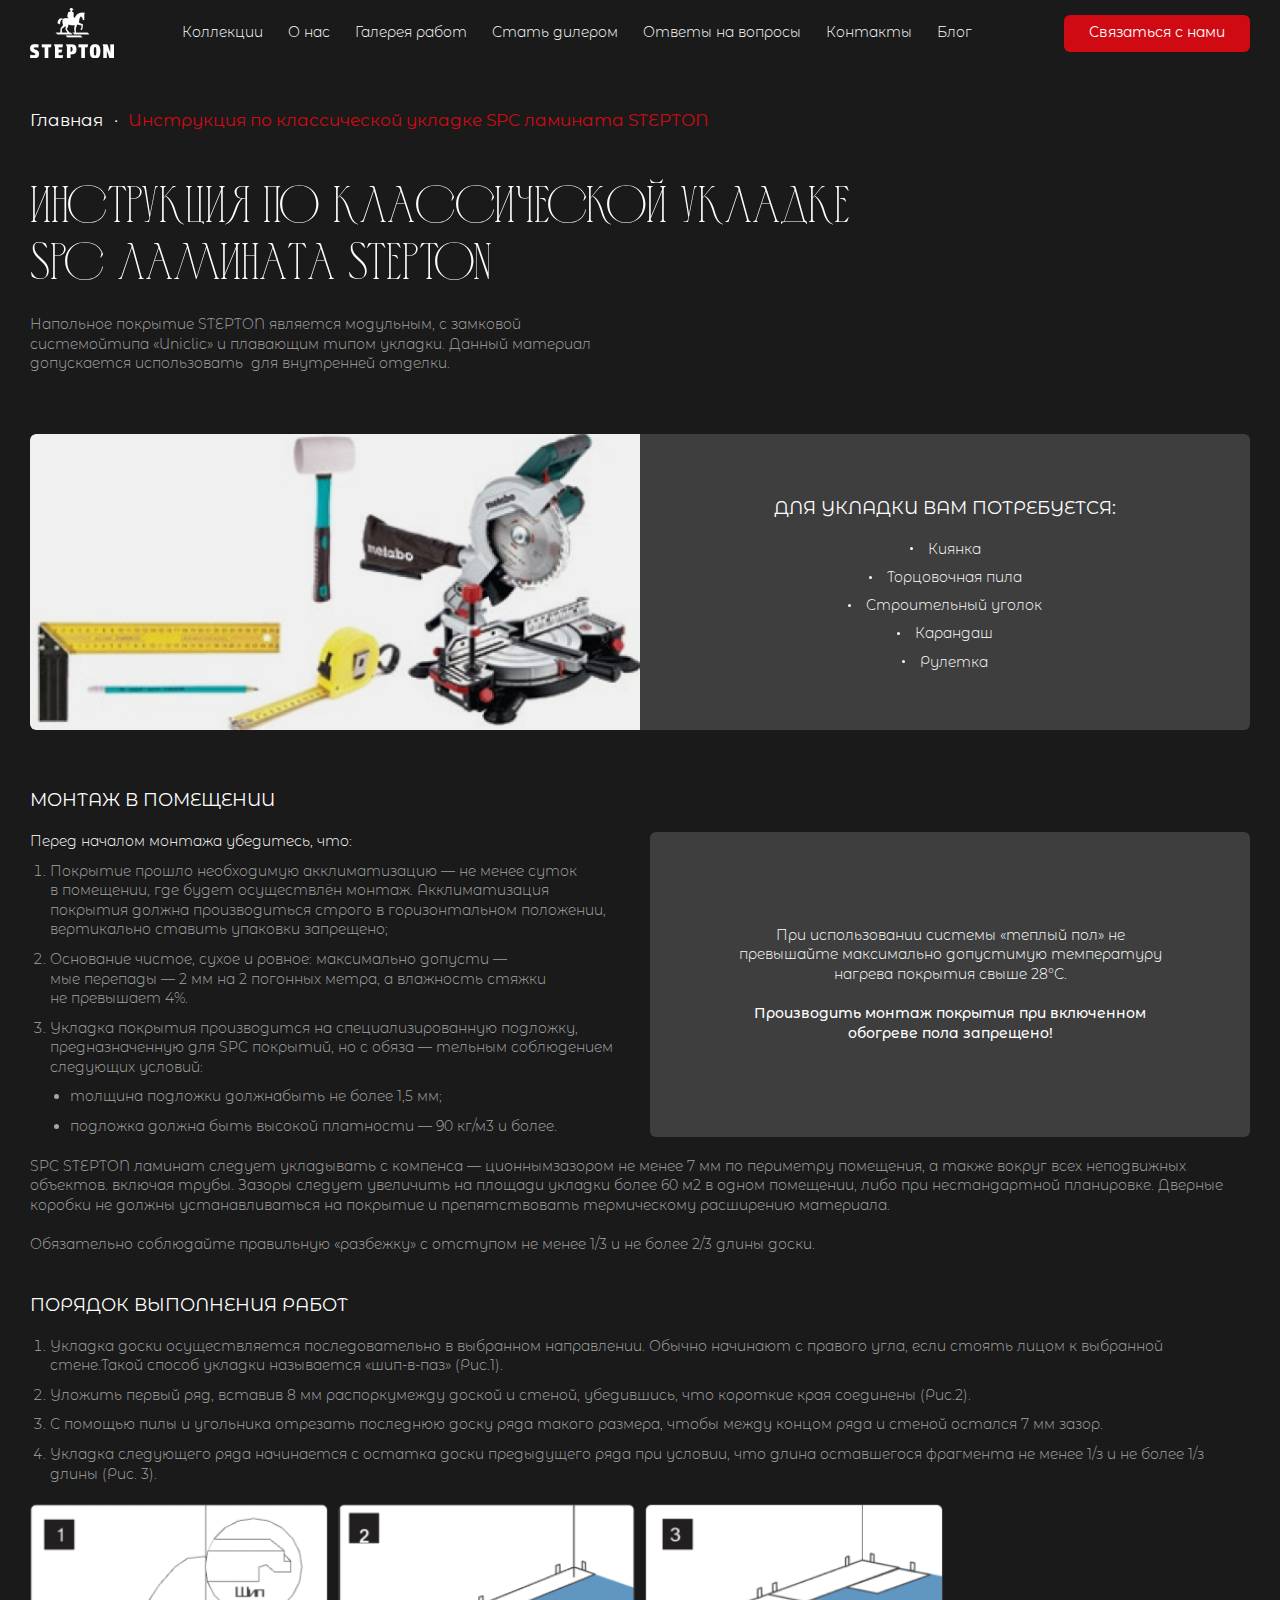
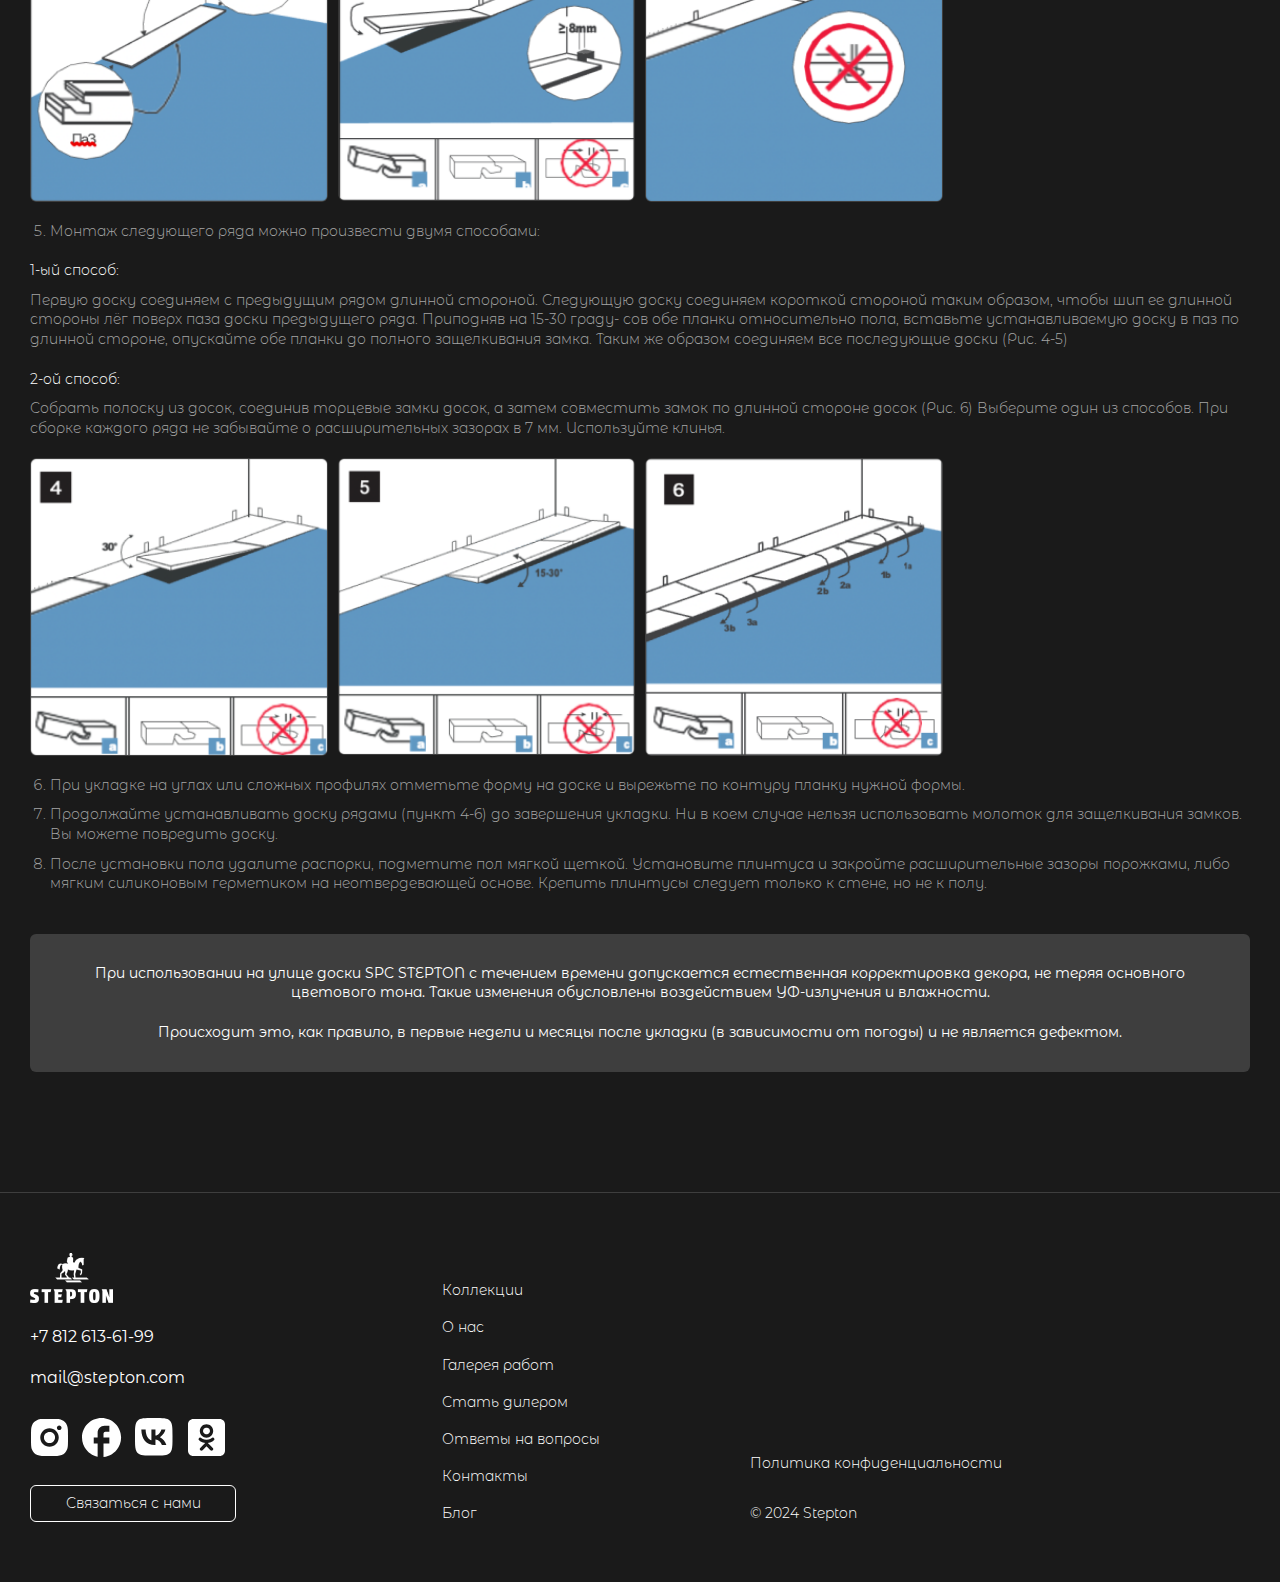
<file: instrukcia_classic.html>
<!DOCTYPE html>
<html lang="ru">
  <head>
    <meta charset="utf-8">
    <meta http-equiv="X-UA-Compatible" content="IE=edge">
    <meta name="viewport" content="width=device-width, initial-scale=1">
    <title></title>

    <!-- CSS -->

    <link href="css/main.css" rel="stylesheet">
    <link href="css/media.css" rel="stylesheet">
    <link href="slick/slick.css" rel="stylesheet">
    <link href="slick/slick-theme.css" rel="stylesheet">
    <link rel="preconnect" href="https://fonts.googleapis.com">
    <link rel="preconnect" href="https://fonts.gstatic.com" crossorigin>
    <link href="https://fonts.googleapis.com/css2?family=Montserrat+Alternates:ital,wght@0,100;0,200;0,300;0,400;0,500;0,600;0,700;0,800;0,900;1,100;1,200;1,300;1,400;1,500;1,600;1,700;1,800;1,900&display=swap" rel="stylesheet">
    <link href="https://fonts.cdnfonts.com/css/mirra-auriolic" rel="stylesheet">
  </head>

  
  <body>

    <nav class="mt-mobile nav-open">
      <div class="mt-munu-mb">
        <div class="header_nav header_nav_burger">
              <ul>
                <li>
                  <a href="#">
                    Коллекции
                  </a>
                </li>
                <li>
                  <a href="#">
                    О нас
                  </a>
                </li>
                <li>
                  <a href="#">
                    Галерея работ
                  </a>
                </li>
                <li>
                  <a href="#">
                    Стать дилером
                  </a>
                </li>
                <li>
                  <a href="#">
                    Ответы на вопросы
                  </a>
                </li>
                <li>
                  <a href="#">
                    Контакты
                  </a>
                </li>
                <li>
                  <a href="#">
                    Блог
                  </a>
                </li>
              </ul>
        </div>
        <div class="burger_links">
          <ul>
            <li>
              <a href="#">
                +7 812 613-61-99
              </a>
            </li>
            <li>
              <a href="#">
                mail@stepton.com
              </a>
            </li>
          </ul>
        </div>
        <div class="burger_social">
          <ul>
            <li>
              <a href="#">
                <svg width="40" height="40" viewBox="0 0 40 40" fill="none" xmlns="http://www.w3.org/2000/svg">
                <path d="M21.4024 2C23.4836 2.00555 24.5399 2.01665 25.4519 2.04255L25.8108 2.0555C26.2252 2.0703 26.634 2.0888 27.128 2.111C29.0963 2.20349 30.4394 2.51429 31.6178 2.97123C32.8388 3.44112 33.8674 4.0775 34.8959 5.10422C35.837 6.02871 36.5649 7.14745 37.0289 8.38235C37.4859 9.56077 37.7967 10.9038 37.8892 12.874C37.9114 13.3661 37.9299 13.775 37.9447 14.1912L37.9558 14.5501C37.9835 15.4603 37.9946 16.5166 37.9983 18.5978L38.0002 19.9779V22.4013C38.0047 23.7507 37.9905 25.1 37.9576 26.449L37.9465 26.8079C37.9317 27.2241 37.9132 27.633 37.891 28.1251C37.7985 30.0953 37.484 31.4365 37.0289 32.6168C36.5649 33.8517 35.837 34.9704 34.8959 35.8949C33.9714 36.8359 32.8527 37.5639 31.6178 38.0279C30.4394 38.4848 29.0963 38.7956 27.128 38.8881L25.8108 38.9436L25.4519 38.9547C24.5399 38.9806 23.4836 38.9936 21.4024 38.9973L20.0223 38.9991H17.6007C16.2507 39.0039 14.9007 38.9897 13.5511 38.9566L13.1923 38.9455C12.7531 38.9288 12.314 38.9097 11.8751 38.8881C9.90674 38.7956 8.56367 38.4848 7.3834 38.0279C6.14916 37.5636 5.03107 36.8357 4.10713 35.8949C3.1654 34.9706 2.43682 33.8518 1.97228 32.6168C1.51534 31.4383 1.20455 30.0953 1.11205 28.1251L1.05655 26.8079L1.0473 26.449C1.0132 25.1001 0.997781 23.7507 1.00105 22.4013V18.5978C0.995932 17.2484 1.0095 15.8991 1.04175 14.5501L1.0547 14.1912C1.0695 13.775 1.088 13.3661 1.1102 12.874C1.2027 10.9038 1.51349 9.56262 1.97043 8.38235C2.43605 7.14694 3.16591 6.02816 4.10898 5.10422C5.03239 4.16361 6.14982 3.4357 7.3834 2.97123C8.56367 2.51429 9.90489 2.20349 11.8751 2.111C12.3672 2.0888 12.7779 2.0703 13.1923 2.0555L13.5511 2.0444C14.9001 2.01153 16.2495 1.99735 17.5988 2.00185L21.4024 2ZM19.5006 11.2498C17.0474 11.2498 14.6947 12.2243 12.96 13.959C11.2254 15.6936 10.2508 18.0464 10.2508 20.4996C10.2508 22.9527 11.2254 25.3055 12.96 27.0401C14.6947 28.7748 17.0474 29.7493 19.5006 29.7493C21.9538 29.7493 24.3065 28.7748 26.0412 27.0401C27.7759 25.3055 28.7504 22.9527 28.7504 20.4996C28.7504 18.0464 27.7759 15.6936 26.0412 13.959C24.3065 12.2243 21.9538 11.2498 19.5006 11.2498ZM19.5006 14.9497C20.2294 14.9496 20.9511 15.093 21.6245 15.3718C22.2979 15.6506 22.9098 16.0593 23.4252 16.5746C23.9407 17.0898 24.3496 17.7016 24.6286 18.3749C24.9076 19.0482 25.0513 19.7698 25.0514 20.4986C25.0515 21.2274 24.9081 21.9492 24.6293 22.6225C24.3505 23.2959 23.9418 23.9078 23.4265 24.4232C22.9113 24.9387 22.2995 25.3476 21.6262 25.6266C20.9529 25.9056 20.2313 26.0493 19.5025 26.0494C18.0305 26.0494 16.6189 25.4647 15.5781 24.4239C14.5373 23.3831 13.9526 21.9715 13.9526 20.4996C13.9526 19.0276 14.5373 17.616 15.5781 16.5752C16.6189 15.5344 18.0305 14.9497 19.5025 14.9497M29.2147 8.47484C28.6014 8.47484 28.0132 8.71847 27.5796 9.15214C27.1459 9.58581 26.9023 10.174 26.9023 10.7873C26.9023 11.4006 27.1459 11.9888 27.5796 12.4224C28.0132 12.8561 28.6014 13.0997 29.2147 13.0997C29.828 13.0997 30.4162 12.8561 30.8499 12.4224C31.2835 11.9888 31.5272 11.4006 31.5272 10.7873C31.5272 10.174 31.2835 9.58581 30.8499 9.15214C30.4162 8.71847 29.828 8.47484 29.2147 8.47484Z" fill="white"/>
                </svg>
              </a>
            </li>
            <li>
              <a href="#">
                <svg width="40" height="40" viewBox="0 0 40 40" fill="none" xmlns="http://www.w3.org/2000/svg">
                <path d="M39.0977 20.5489C39.0977 9.75789 30.3398 1 19.5489 1C8.75789 1 0 9.75789 0 20.5489C0 30.0105 6.72481 37.8887 15.6391 39.7068V26.4135H11.7293V20.5489H15.6391V15.6617C15.6391 11.8887 18.7083 8.81955 22.4812 8.81955H27.3684V14.6842H23.4586C22.3835 14.6842 21.5038 15.5639 21.5038 16.6391V20.5489H27.3684V26.4135H21.5038V40C31.3759 39.0226 39.0977 30.6947 39.0977 20.5489Z" fill="white"/>
                </svg>
              </a>
            </li>
            <li>
              <a href="#">
                <svg width="40" height="40" viewBox="0 0 40 40" fill="none" xmlns="http://www.w3.org/2000/svg">
                <path d="M3.625 3.625C1 6.275 1 10.5125 1 19V20.5C1 28.975 1 33.2125 3.625 35.875C6.275 38.5 10.5125 38.5 19 38.5H20.5C28.975 38.5 33.2125 38.5 35.875 35.875C38.5 33.225 38.5 28.9875 38.5 20.5V19C38.5 10.525 38.5 6.2875 35.875 3.625C33.225 1 28.9875 1 20.5 1H19C10.525 1 6.2875 1 3.625 3.625ZM7.325 12.4125H11.625C11.7625 19.5625 14.9125 22.5875 17.4125 23.2125V12.4125H21.45V18.575C23.9125 18.3125 26.5125 15.5 27.3875 12.4H31.4125C31.0841 14.0046 30.4284 15.5243 29.4864 16.8642C28.5444 18.2041 27.3363 19.3354 25.9375 20.1875C27.4988 20.9643 28.8777 22.0634 29.983 23.4122C31.0884 24.7611 31.8951 26.329 32.35 28.0125H27.9125C26.9625 25.05 24.5875 22.75 21.45 22.4375V28.0125H20.95C12.4 28.0125 7.525 22.1625 7.325 12.4125Z" fill="white"/>
                </svg>
              </a>
            </li>
            <li>
              <a href="#">
                <svg width="40" height="40" viewBox="0 0 40 40" fill="none" xmlns="http://www.w3.org/2000/svg">
                <path d="M20.5 10.6801C20.0539 10.6578 19.608 10.7263 19.1892 10.8816C18.7704 11.037 18.3876 11.2758 18.064 11.5836C17.7404 11.8914 17.4827 12.2618 17.3066 12.6722C17.1306 13.0827 17.0398 13.5247 17.0398 13.9713C17.0398 14.4179 17.1306 14.8599 17.3066 15.2704C17.4827 15.6809 17.7404 16.0512 18.064 16.3591C18.3876 16.6669 18.7704 16.9057 19.1892 17.061C19.608 17.2163 20.0539 17.2849 20.5 17.2625C20.9461 17.2849 21.392 17.2163 21.8108 17.061C22.2296 16.9057 22.6124 16.6669 22.936 16.3591C23.2596 16.0512 23.5173 15.6809 23.6934 15.2704C23.8694 14.8599 23.9602 14.4179 23.9602 13.9713C23.9602 13.5247 23.8694 13.0827 23.6934 12.6722C23.5173 12.2618 23.2596 11.8914 22.936 11.5836C22.6124 11.2758 22.2296 11.037 21.8108 10.8816C21.392 10.7263 20.9461 10.6578 20.5 10.6801ZM33.7143 2H7.28571C4.37031 2 2 4.37031 2 7.28571V33.7143C2 36.6297 4.37031 39 7.28571 39H33.7143C36.6297 39 39 36.6297 39 33.7143V7.28571C39 4.37031 36.6297 2 33.7143 2ZM20.5 7.27746C22.2753 7.27746 23.9779 7.9827 25.2333 9.23804C26.4886 10.4934 27.1939 12.196 27.1939 13.9713C27.1939 15.7466 26.4886 17.4492 25.2333 18.7046C23.9779 19.9599 22.2753 20.6652 20.5 20.6652C18.7247 20.6652 17.0221 19.9599 15.7667 18.7046C14.5114 17.4492 13.8061 15.7466 13.8061 13.9713C13.8061 12.196 14.5114 10.4934 15.7667 9.23804C17.0221 7.9827 18.7247 7.27746 20.5 7.27746ZM25.3975 21.1772C26.785 20.0871 27.8339 20.723 28.2138 21.4746C28.858 22.796 28.123 23.4319 26.4382 24.5304C25.0259 25.4306 23.0768 25.7857 21.7967 25.9179L22.8703 26.9833L26.8098 30.9228C28.2469 32.4011 25.9013 34.7054 24.4478 33.2848C23.4567 32.2772 22.0114 30.8319 20.5083 29.3288L16.5687 33.2848C15.1069 34.7054 12.7696 32.3763 14.2232 30.9228L15.2556 29.8904C16.1145 29.0315 17.1221 28.0156 18.1627 26.9833L19.2281 25.9179C17.9563 25.7857 15.9824 25.4471 14.5536 24.5304C12.877 23.4319 12.1337 22.8042 12.7862 21.4746C13.1661 20.723 14.215 20.0871 15.6025 21.1772C15.6025 21.1772 17.4772 22.6638 20.5 22.6638C23.5228 22.6638 25.3975 21.1772 25.3975 21.1772Z" fill="white"/>
                </svg>
              </a>
            </li>
          </ul>
        </div>
        <div class="burger_button">
          <button>
            Связаться с нами
          </button>
        </div>
      </div>
    </nav>
    
    <div class="relative">
      <div class="burger">
              <i>
                <svg width="50" height="50" viewBox="0 0 50 50" fill="none" xmlns="http://www.w3.org/2000/svg">
                <path d="M8.59375 14.8438H41.4062M8.59375 25H41.4062M8.59375 35.1562H41.4062" stroke="white" stroke-width="4.6875" stroke-miterlimit="10" stroke-linecap="round"/>
                </svg>
              </i>
              <i>
                <svg width="38" height="38" viewBox="0 0 38 38" fill="none" xmlns="http://www.w3.org/2000/svg">
                <path d="M28.5 9.5L9.5 28.5" stroke="white" stroke-width="4" stroke-linecap="round" stroke-linejoin="round"/>
                <path d="M9.5 9.5L28.5 28.5" stroke="white" stroke-width="4" stroke-linecap="round" stroke-linejoin="round"/>
                </svg>
              </i> 
      </div>
      <header class="header">
        <div class="container">
          <div class="header_wrap">
            <div class="header_logo">
              <a href="#">
                <img src="images/header_logo.png" alt="">
              </a>
            </div>
            <div class="header_nav">
              <ul>
                <li>
                  <a href="#">
                    Коллекции
                  </a>
                </li>
                <li>
                  <a href="#">
                    О нас
                  </a>
                </li>
                <li>
                  <a href="#">
                    Галерея работ
                  </a>
                </li>
                <li>
                  <a href="#">
                    Стать дилером
                  </a>
                </li>
                <li>
                  <a href="#">
                    Ответы на вопросы
                  </a>
                </li>
                <li>
                  <a href="#">
                    Контакты
                  </a>
                </li>
                <li>
                  <a href="#">
                    Блог
                  </a>
                </li>
              </ul>
            </div>
            <div class="header_button">
              <button>
                Связаться с нами
              </button>
            </div>
          </div>
        </div>
      </header>
    </div>

    

    
    <section class="seeds seeds_instrukcia">
      <div class="container">
        <ul>
          <li>
            <a href="#">
              Главная
            </a>
          </li>
          <li>
            <p>
              Инструкция по классической укладке SPC ламината STEPTON
            </p>
          </li>
        </ul>
      </div>
    </section>
    
    <section class="instrukcia">
      <div class="container">
        <h2>
          Инструкция по классической укладке SPC ламината STEPTON
        </h2>
        <div class="instrukcia_width">
          <p>
            Напольное покрытие STEPTON является модульным, с замковой системойтипа «Uniclic» и плавающим типом укладки. Данный материал допускается использовать  для внутренней отделки.
          </p>
        </div>
        <div class="instrukcia_wrap">
          <div class="instrukcia_block">
            <div class="instrukcia_img">
              <img src="images/instrukcia_img.png" alt="">
            </div>
          </div>
          <div class="instrukcia_block">
            <div class="instrukcia_border">
              <h4>
                Для укладки Вам потребуется:
              </h4>
              <ul>
                <li>
                  <p>
                    Киянка
                  </p>
                </li>
                <li>
                  <p>
                    Торцовочная пила
                  </p>
                </li>
                <li>
                  <p>
                    Строительный уголок 
                  </p>
                </li>
                <li>
                  <p>
                    Карандаш
                  </p>
                </li>
                <li>
                  <p>
                    Рулетка
                  </p>
                </li>
              </ul>
            </div>
          </div>
          
        </div>
          <h3>
             Монтаж в помещении
          </h3>
        <div class="instrukcia_flex">
          <div class="instrukcia_flex_block">
            <p>
              <span>Перед началом монтажа убедитесь, что:</span>
            </p>
            <ol>
              <li>
                <p>
                  Покрытие прошло необходимую акклиматизацию — не менее суток в помещении, где будет осуществлён монтаж. Акклиматизация покрытия должна производиться строго в горизонтальном положении, вертикально ставить упаковки запрещено;
                </p>
              </li>
              <li>
                <p>
                  Основание чистое, сухое и ровное: максимально допусти — мые перепады — 2 мм на 2 погонных метра, а влажность стяжки не превышает 4%.
                </p>
              </li>
              <li>
                <p>
                  Укладка покрытия производится на специализированную подложку, предназначенную для SPC покрытий, но с обяза — тельным соблюдением следующих условий:
                </p>
                <ul>
                  <li>
                    <p>
                      толщина подложки должнабыть не более 1,5 мм;
                    </p>
                  </li>
                  <li>
                    <p>
                      подложка должна быть высокой платности — 90 кг/м3 и более.
                    </p>
                  </li>
                </ul>
              </li>
            </ol>
          </div>
          <div class="instrukcia_flex_block">
            <div class="instrukcia_bg">
             <p>
               При использовании системы «теплый пол» не превышайте максимально допустимую температуру нагрева покрытия свыше 28°С. <br><br><span>Производить монтаж покрытия при включенном обогреве пола запрещено!</span>
             </p>
           </div>
          </div>
        </div>
          
       
         <p>
           SPC STEPTON ламинат следует укладывать с компенса — ционнымзазором не менее 7 мм по периметру помещения, а также вокруг всех неподвижных объектов. включая трубы. Зазоры следует увеличить на площади укладки более 60 м2 в одном помещении, либо при нестандартной планировке. Дверные коробки не должны устанавливаться на покрытие и препятствовать термическому расширению материала. <br><br>Обязательно соблюдайте правильную «разбежку» с отступом не менее 1/3 и не более 2/3 длины доски.
         </p>
         <h3>
            Порядок выполнения работ
         </h3>
         <ol>
           <li>
             <p>
               Укладка доски осуществляется последовательно в выбранном направлении. Обычно начинают с правого угла, если стоять лицом к выбранной стене.Такой способ укладки называется «шип-в-паз» (Рис.1).
             </p>
           </li>
           <li>
             <p>
               Уложить первый ряд, вставив 8 мм распоркумежду доской и стеной, убедившись, что короткие края соединены (Рис.2).
             </p>
           </li>
           <li>
             <p>
               С помощью пилы и угольника отрезать последнюю доску ряда такого размера, чтобы между концом ряда и стеной остался 7 мм зазор.
             </p>
           </li>
           <li>
             <p>
               Укладка следующего ряда начинается с остатка доски предыдущего ряда при условии, что длина оставшегося фрагмента не менее 1/з и не более 1/з длины (Рис. 3).
             </p>
             <div class="instrukcia_mr">
               <div class="instrukcia_inner">
                 <div class="instrukcia_inner_block">
                   <div class="instrukcia_inner_img">
                     <img src="images/instrukcia_inner_img.png" alt="">
                   </div>
                 </div>
                 <div class="instrukcia_inner_block">
                   <div class="instrukcia_inner_img">
                     <img src="images/instrukcia_inner_img2.png" alt="">
                   </div>
                 </div>
                 <div class="instrukcia_inner_block">
                   <div class="instrukcia_inner_img">
                     <img src="images/instrukcia_inner_img3.png" alt="">
                   </div>
                 </div>
               </div>
             </div>
           </li>
           <li>
             <p>
               Монтаж следующего ряда можно произвести двумя способами:
             </p>
           </li>
           <div class="instrukcia_mr">
             <p>
               <span>1-ый способ:</span>
             </p>
             <p>
               Первую доску соединяем с предыдущим рядом длинной стороной. Следующую доску соединяем короткой стороной таким образом, чтобы шип ее длинной стороны лёг поверх паза доски предыдущего ряда. Приподняв на 15-30 граду- сов обе планки относительно пола, вставьте устанавливаемую доску в паз по длинной стороне, опускайте обе планки до полного защелкивания замка. Таким же образом соединяем все последующие доски (Рис. 4-5)
             </p>
             <p>
               <span>2-ой способ:</span>
             </p>
             <p>
               Собрать полоску из досок, соединив торцевые замки досок, а затем совместить замок по длинной стороне досок (Рис. 6) Выберите один из способов. При сборке каждого ряда не забывайте о расширительных зазорах в 7 мм. Используйте клинья.
             </p>
             <div class="instrukcia_inner">
                 <div class="instrukcia_inner_block">
                   <div class="instrukcia_inner_img">
                     <img src="images/instrukcia_inner_img4.png" alt="">
                   </div>
                 </div>
                 <div class="instrukcia_inner_block">
                   <div class="instrukcia_inner_img">
                     <img src="images/instrukcia_inner_img5.png" alt="">
                   </div>
                 </div>
                 <div class="instrukcia_inner_block">
                   <div class="instrukcia_inner_img">
                     <img src="images/instrukcia_inner_img6.png" alt="">
                   </div>
                 </div>
              </div>
           </div>
           <li>
             <p>
               При укладке на углах или сложных профилях отметьте форму на доске и вырежьте по контуру планку нужной формы.
             </p>
           </li>
           <li>
             <p>
               Продолжайте устанавливать доску рядами (пункт 4-6) до завершения укладки. Ни в коем случае нельзя использовать молоток для защелкивания замков. Вы можете повредить доску.
             </p>
           </li>
           <li>
             <p>
               После установки пола удалите распорки, подметите пол мягкой щеткой. Установите плинтуса и закройте расширительные зазоры порожками, либо мягким силиконовым герметиком на неотвердевающей основе. Крепить плинтусы следует только к стене, но не к полу.
             </p>
           </li>
         </ol>
       <div class="instrukcia_background">
         <p>
           При использовании на улице доски SPC STEPTON с течением времени допускается естественная корректировка декора, не теряя основного цветового тона. Такие изменения обусловлены воздействием УФ-излучения и влажности. <br><br>Происходит это, как правило, в первые недели и месяцы после укладки (в зависимости от погоды) и не является дефектом.
         </p>
       </div>
      </div>
    </section>
    
    
    

    <footer class="footer">
      <div class="container">
        <div class="footer_wrap">
          <div class="footer_block">
            <div class="footer_logo">
              <a href="#">
                <img src="images/footer_logo.png" alt="">
              </a>
            </div>
            <div class="footer_link">
              <ul>
                <li>
                  <a href="#">
                    +7 812 613-61-99
                  </a>
                </li>
                <li>
                  <a href="#">
                    mail@stepton.com
                  </a>
                </li>
              </ul>
            </div>
            <div class="footer_social">
              <ul>
                <li>
                  <a href="#">
                    <svg width="40" height="40" viewBox="0 0 40 40" fill="none" xmlns="http://www.w3.org/2000/svg">
                    <path d="M21.4024 2C23.4836 2.00555 24.5399 2.01665 25.4519 2.04255L25.8108 2.0555C26.2252 2.0703 26.634 2.0888 27.128 2.111C29.0963 2.20349 30.4394 2.51429 31.6178 2.97123C32.8388 3.44112 33.8674 4.0775 34.8959 5.10422C35.837 6.02871 36.5649 7.14745 37.0289 8.38235C37.4859 9.56077 37.7967 10.9038 37.8892 12.874C37.9114 13.3661 37.9299 13.775 37.9447 14.1912L37.9558 14.5501C37.9835 15.4603 37.9946 16.5166 37.9983 18.5978L38.0002 19.9779V22.4013C38.0047 23.7507 37.9905 25.1 37.9576 26.449L37.9465 26.8079C37.9317 27.2241 37.9132 27.633 37.891 28.1251C37.7985 30.0953 37.484 31.4365 37.0289 32.6168C36.5649 33.8517 35.837 34.9704 34.8959 35.8949C33.9714 36.8359 32.8527 37.5639 31.6178 38.0279C30.4394 38.4848 29.0963 38.7956 27.128 38.8881L25.8108 38.9436L25.4519 38.9547C24.5399 38.9806 23.4836 38.9936 21.4024 38.9973L20.0223 38.9991H17.6007C16.2507 39.0039 14.9007 38.9897 13.5511 38.9566L13.1923 38.9455C12.7531 38.9288 12.314 38.9097 11.8751 38.8881C9.90674 38.7956 8.56367 38.4848 7.3834 38.0279C6.14916 37.5636 5.03107 36.8357 4.10713 35.8949C3.1654 34.9706 2.43682 33.8518 1.97228 32.6168C1.51534 31.4383 1.20455 30.0953 1.11205 28.1251L1.05655 26.8079L1.0473 26.449C1.0132 25.1001 0.997781 23.7507 1.00105 22.4013V18.5978C0.995932 17.2484 1.0095 15.8991 1.04175 14.5501L1.0547 14.1912C1.0695 13.775 1.088 13.3661 1.1102 12.874C1.2027 10.9038 1.51349 9.56262 1.97043 8.38235C2.43605 7.14694 3.16591 6.02816 4.10898 5.10422C5.03239 4.16361 6.14982 3.4357 7.3834 2.97123C8.56367 2.51429 9.90489 2.20349 11.8751 2.111C12.3672 2.0888 12.7779 2.0703 13.1923 2.0555L13.5511 2.0444C14.9001 2.01153 16.2495 1.99735 17.5988 2.00185L21.4024 2ZM19.5006 11.2498C17.0474 11.2498 14.6947 12.2243 12.96 13.959C11.2254 15.6936 10.2508 18.0464 10.2508 20.4996C10.2508 22.9527 11.2254 25.3055 12.96 27.0401C14.6947 28.7748 17.0474 29.7493 19.5006 29.7493C21.9538 29.7493 24.3065 28.7748 26.0412 27.0401C27.7759 25.3055 28.7504 22.9527 28.7504 20.4996C28.7504 18.0464 27.7759 15.6936 26.0412 13.959C24.3065 12.2243 21.9538 11.2498 19.5006 11.2498ZM19.5006 14.9497C20.2294 14.9496 20.9511 15.093 21.6245 15.3718C22.2979 15.6506 22.9098 16.0593 23.4252 16.5746C23.9407 17.0898 24.3496 17.7016 24.6286 18.3749C24.9076 19.0482 25.0513 19.7698 25.0514 20.4986C25.0515 21.2274 24.9081 21.9492 24.6293 22.6225C24.3505 23.2959 23.9418 23.9078 23.4265 24.4232C22.9113 24.9387 22.2995 25.3476 21.6262 25.6266C20.9529 25.9056 20.2313 26.0493 19.5025 26.0494C18.0305 26.0494 16.6189 25.4647 15.5781 24.4239C14.5373 23.3831 13.9526 21.9715 13.9526 20.4996C13.9526 19.0276 14.5373 17.616 15.5781 16.5752C16.6189 15.5344 18.0305 14.9497 19.5025 14.9497M29.2147 8.47484C28.6014 8.47484 28.0132 8.71847 27.5796 9.15214C27.1459 9.58581 26.9023 10.174 26.9023 10.7873C26.9023 11.4006 27.1459 11.9888 27.5796 12.4224C28.0132 12.8561 28.6014 13.0997 29.2147 13.0997C29.828 13.0997 30.4162 12.8561 30.8499 12.4224C31.2835 11.9888 31.5272 11.4006 31.5272 10.7873C31.5272 10.174 31.2835 9.58581 30.8499 9.15214C30.4162 8.71847 29.828 8.47484 29.2147 8.47484Z" fill="white"/>
                    </svg>
                  </a>
                </li>
                <li>
                  <a href="#">
                    <svg width="40" height="40" viewBox="0 0 40 40" fill="none" xmlns="http://www.w3.org/2000/svg">
                    <path d="M39.0977 20.5489C39.0977 9.75789 30.3398 1 19.5489 1C8.75789 1 0 9.75789 0 20.5489C0 30.0105 6.72481 37.8887 15.6391 39.7068V26.4135H11.7293V20.5489H15.6391V15.6617C15.6391 11.8887 18.7083 8.81955 22.4812 8.81955H27.3684V14.6842H23.4586C22.3835 14.6842 21.5038 15.5639 21.5038 16.6391V20.5489H27.3684V26.4135H21.5038V40C31.3759 39.0226 39.0977 30.6947 39.0977 20.5489Z" fill="white"/>
                    </svg>
                  </a>
                </li>
                <li>
                  <a href="#">
                    <svg width="40" height="40" viewBox="0 0 40 40" fill="none" xmlns="http://www.w3.org/2000/svg">
                    <path d="M3.625 3.625C1 6.275 1 10.5125 1 19V20.5C1 28.975 1 33.2125 3.625 35.875C6.275 38.5 10.5125 38.5 19 38.5H20.5C28.975 38.5 33.2125 38.5 35.875 35.875C38.5 33.225 38.5 28.9875 38.5 20.5V19C38.5 10.525 38.5 6.2875 35.875 3.625C33.225 1 28.9875 1 20.5 1H19C10.525 1 6.2875 1 3.625 3.625ZM7.325 12.4125H11.625C11.7625 19.5625 14.9125 22.5875 17.4125 23.2125V12.4125H21.45V18.575C23.9125 18.3125 26.5125 15.5 27.3875 12.4H31.4125C31.0841 14.0046 30.4284 15.5243 29.4864 16.8642C28.5444 18.2041 27.3363 19.3354 25.9375 20.1875C27.4988 20.9643 28.8777 22.0634 29.983 23.4122C31.0884 24.7611 31.8951 26.329 32.35 28.0125H27.9125C26.9625 25.05 24.5875 22.75 21.45 22.4375V28.0125H20.95C12.4 28.0125 7.525 22.1625 7.325 12.4125Z" fill="white"/>
                    </svg>
                  </a>
                </li>
                <li>
                  <a href="#">
                    <svg width="40" height="40" viewBox="0 0 40 40" fill="none" xmlns="http://www.w3.org/2000/svg">
                    <path d="M20.5 10.6801C20.0539 10.6578 19.608 10.7263 19.1892 10.8816C18.7704 11.037 18.3876 11.2758 18.064 11.5836C17.7404 11.8914 17.4827 12.2618 17.3066 12.6722C17.1306 13.0827 17.0398 13.5247 17.0398 13.9713C17.0398 14.4179 17.1306 14.8599 17.3066 15.2704C17.4827 15.6809 17.7404 16.0512 18.064 16.3591C18.3876 16.6669 18.7704 16.9057 19.1892 17.061C19.608 17.2163 20.0539 17.2849 20.5 17.2625C20.9461 17.2849 21.392 17.2163 21.8108 17.061C22.2296 16.9057 22.6124 16.6669 22.936 16.3591C23.2596 16.0512 23.5173 15.6809 23.6934 15.2704C23.8694 14.8599 23.9602 14.4179 23.9602 13.9713C23.9602 13.5247 23.8694 13.0827 23.6934 12.6722C23.5173 12.2618 23.2596 11.8914 22.936 11.5836C22.6124 11.2758 22.2296 11.037 21.8108 10.8816C21.392 10.7263 20.9461 10.6578 20.5 10.6801ZM33.7143 2H7.28571C4.37031 2 2 4.37031 2 7.28571V33.7143C2 36.6297 4.37031 39 7.28571 39H33.7143C36.6297 39 39 36.6297 39 33.7143V7.28571C39 4.37031 36.6297 2 33.7143 2ZM20.5 7.27746C22.2753 7.27746 23.9779 7.9827 25.2333 9.23804C26.4886 10.4934 27.1939 12.196 27.1939 13.9713C27.1939 15.7466 26.4886 17.4492 25.2333 18.7046C23.9779 19.9599 22.2753 20.6652 20.5 20.6652C18.7247 20.6652 17.0221 19.9599 15.7667 18.7046C14.5114 17.4492 13.8061 15.7466 13.8061 13.9713C13.8061 12.196 14.5114 10.4934 15.7667 9.23804C17.0221 7.9827 18.7247 7.27746 20.5 7.27746ZM25.3975 21.1772C26.785 20.0871 27.8339 20.723 28.2138 21.4746C28.858 22.796 28.123 23.4319 26.4382 24.5304C25.0259 25.4306 23.0768 25.7857 21.7967 25.9179L22.8703 26.9833L26.8098 30.9228C28.2469 32.4011 25.9013 34.7054 24.4478 33.2848C23.4567 32.2772 22.0114 30.8319 20.5083 29.3288L16.5687 33.2848C15.1069 34.7054 12.7696 32.3763 14.2232 30.9228L15.2556 29.8904C16.1145 29.0315 17.1221 28.0156 18.1627 26.9833L19.2281 25.9179C17.9563 25.7857 15.9824 25.4471 14.5536 24.5304C12.877 23.4319 12.1337 22.8042 12.7862 21.4746C13.1661 20.723 14.215 20.0871 15.6025 21.1772C15.6025 21.1772 17.4772 22.6638 20.5 22.6638C23.5228 22.6638 25.3975 21.1772 25.3975 21.1772Z" fill="white"/>
                    </svg>
                  </a>
                </li>
              </ul>
            </div>
            <div class="footer_button">
              <button>
                Связаться с нами
              </button>
            </div>
          </div>
          <div class="footer_block">
            <div class="footer_nav">
              <ul>
                <li>
                  <a href="#">
                    Коллекции
                  </a>
                </li>
                <li>
                  <a href="#">
                    О нас
                  </a>
                </li>
                <li>
                  <a href="#">
                    Галерея работ
                  </a>
                </li>
                <li>
                  <a href="#">
                    Стать дилером
                  </a>
                </li>
                <li>
                  <a href="#">
                    Ответы на вопросы
                  </a>
                </li>
                <li>
                  <a href="#">
                    Контакты
                  </a>
                </li>
                <li>
                  <a href="#">
                    Блог
                  </a>
                </li>
              </ul>
            </div>
          </div>
          <div class="footer_block">
            <div class="footer_politica">
              <a href="#">
                Политика конфиденциальности
              </a>
            </div>
            <div class="footer_title">
              <p>
                © 2024 Stepton
              </p>
            </div>
          </div>
        </div>
      </div>
    </footer>
   

    <script src='https://ajax.googleapis.com/ajax/libs/jquery/3.2.1/jquery.min.js'></script>
    <script type="text/javascript" src="js/main.js"></script>
    <script type="text/javascript" src="slick/slick.min.js"></script>
  </body>

  
</html>
</file>
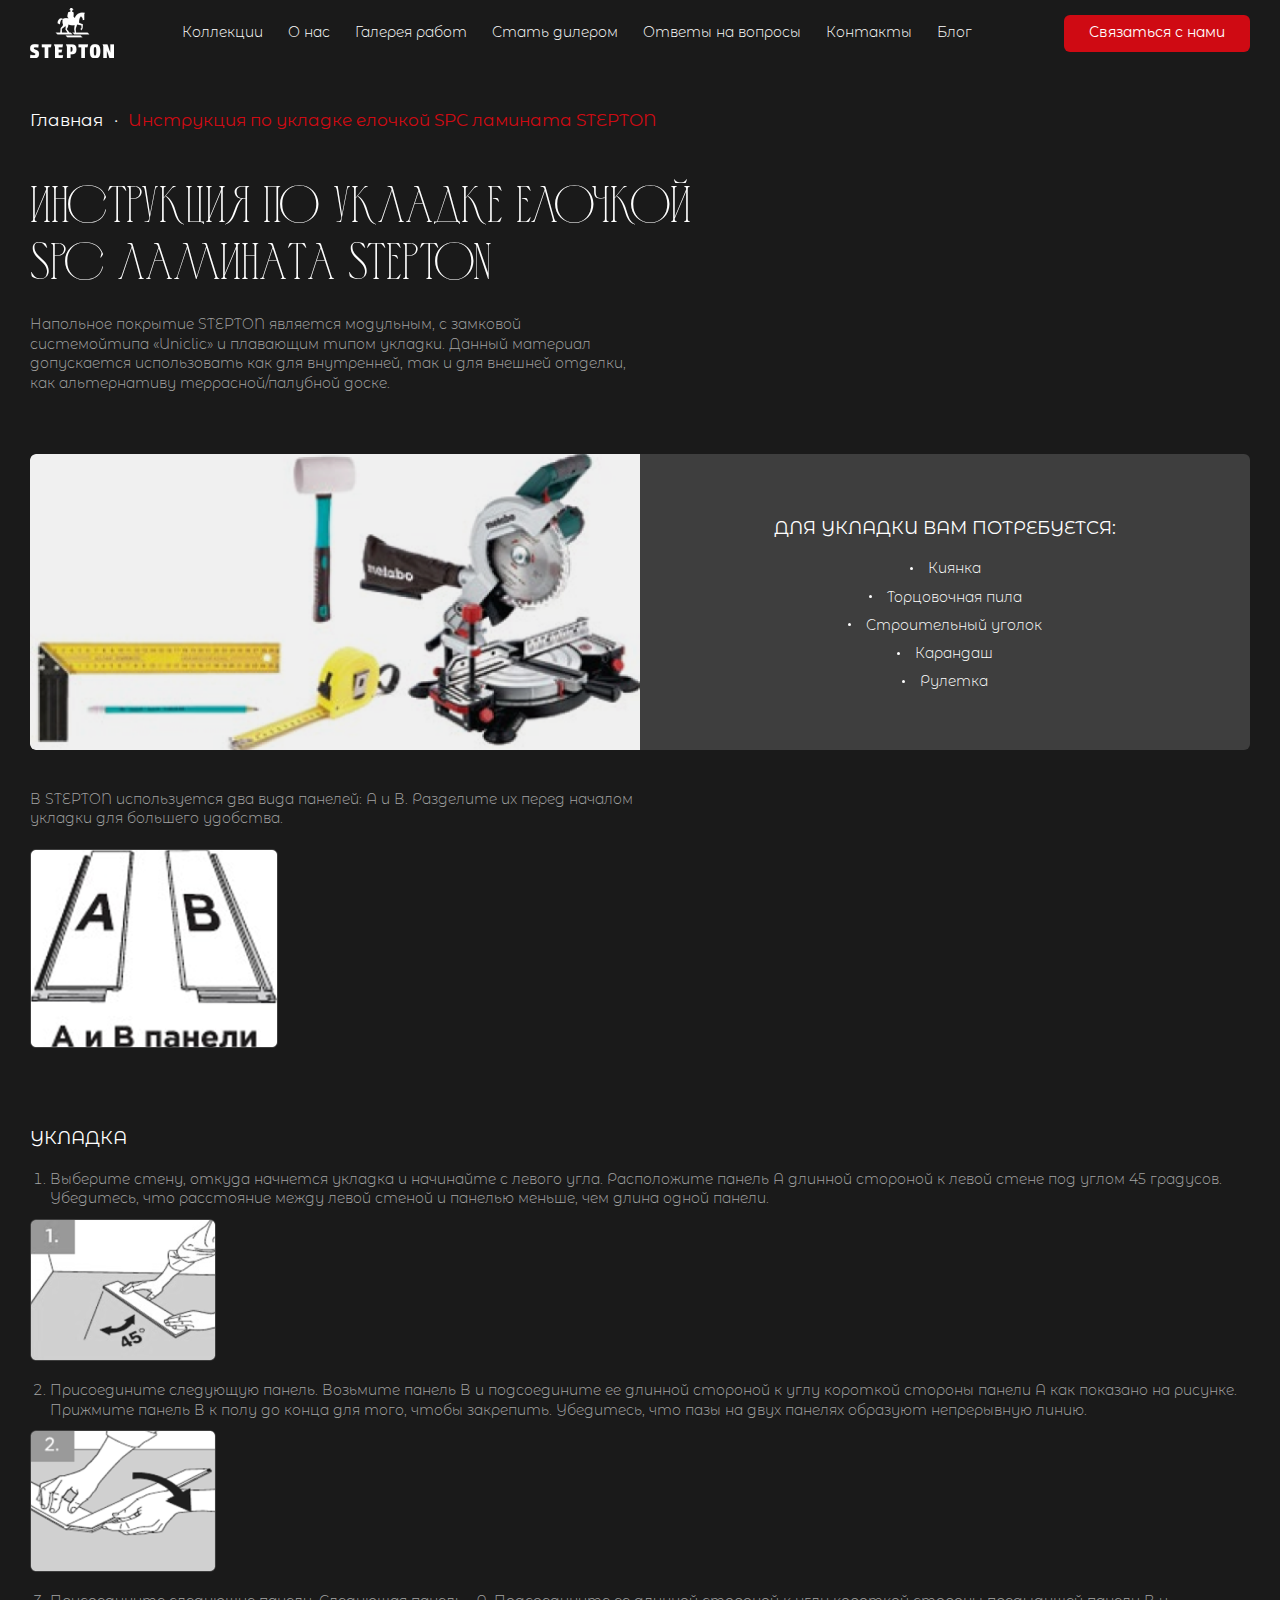
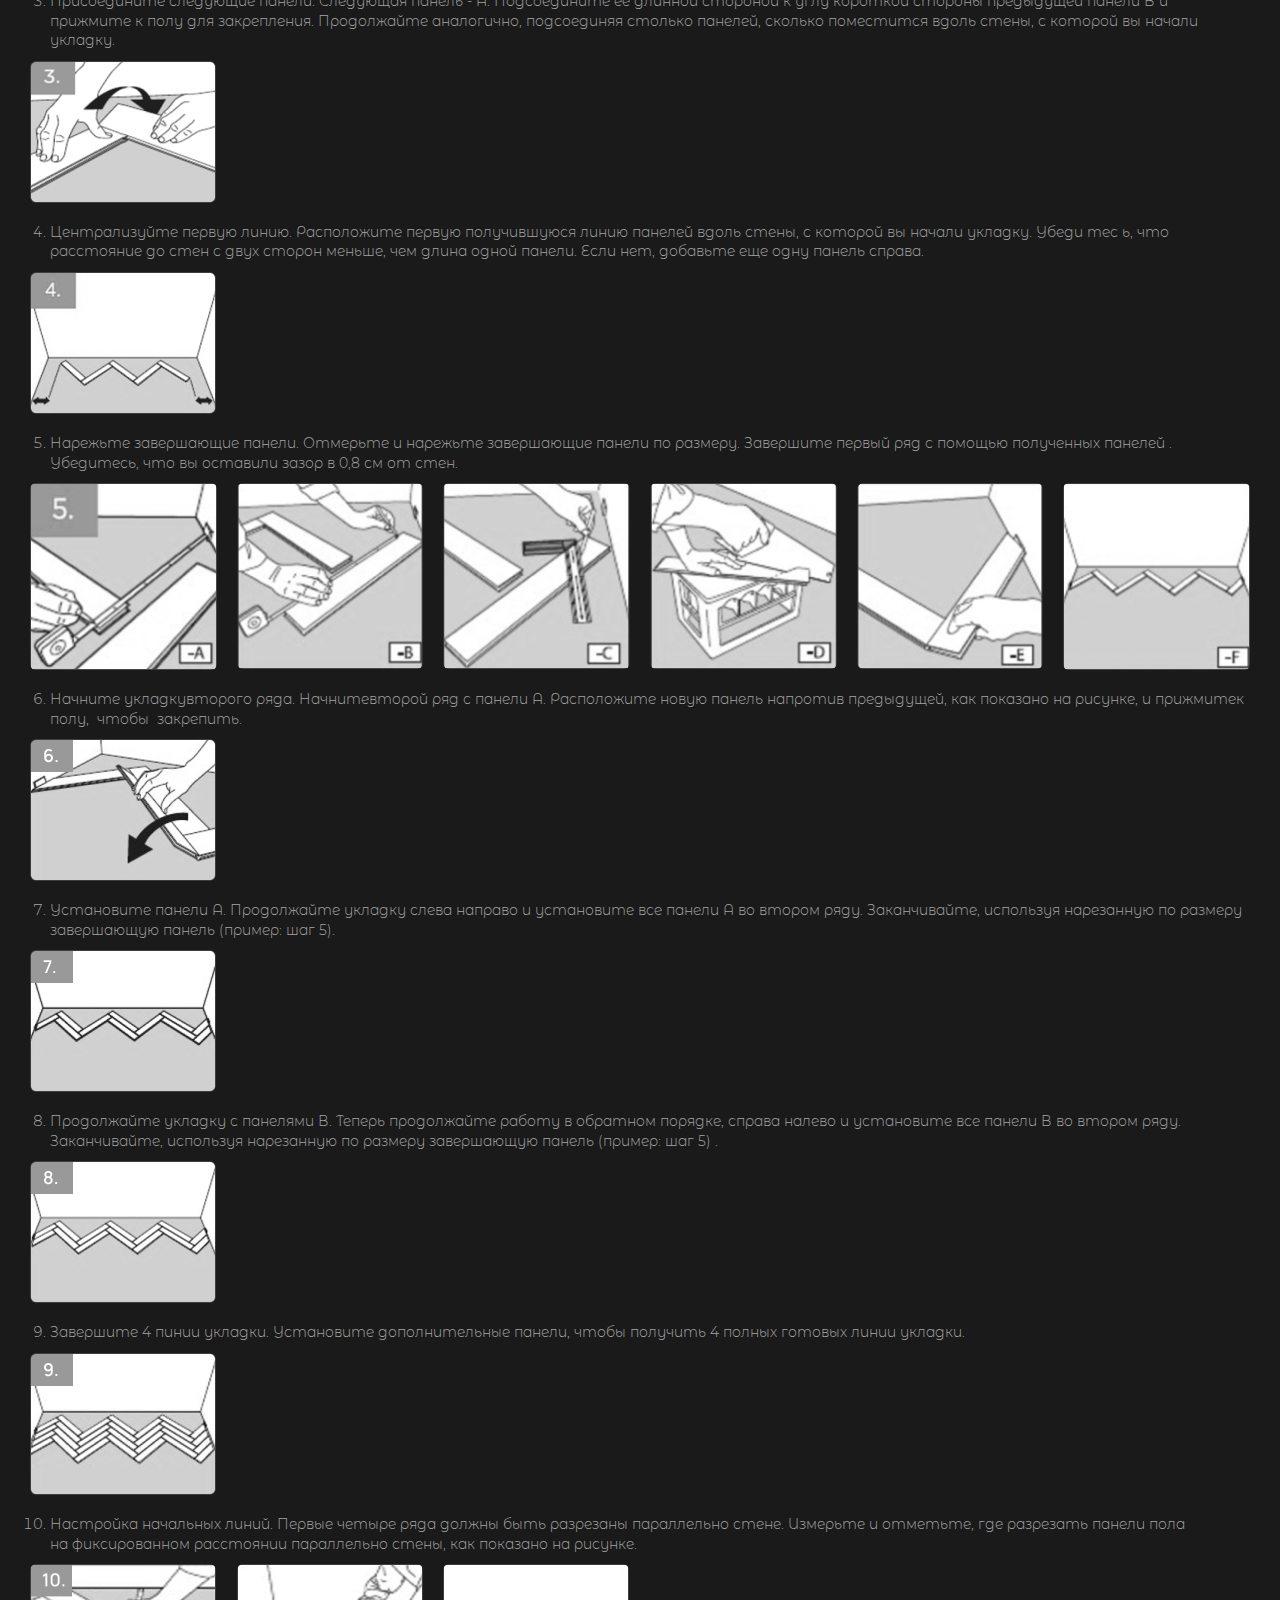
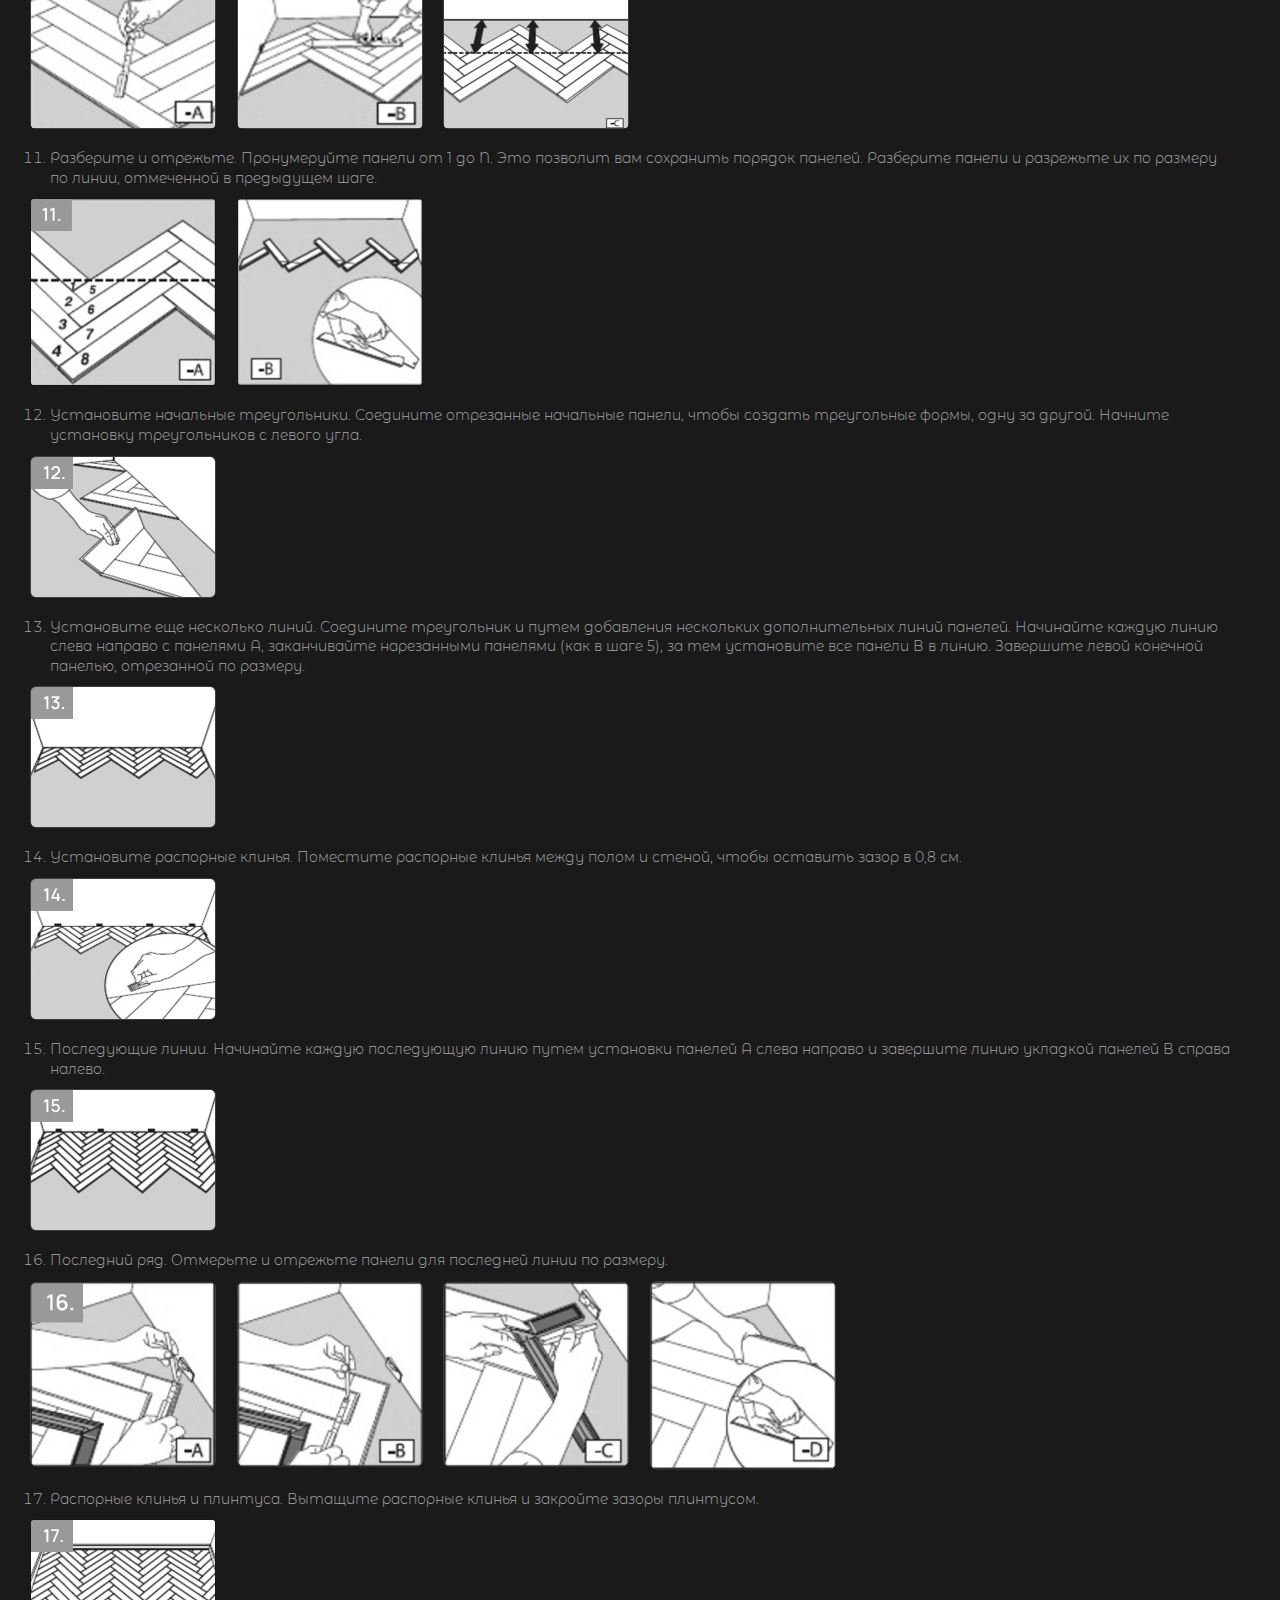
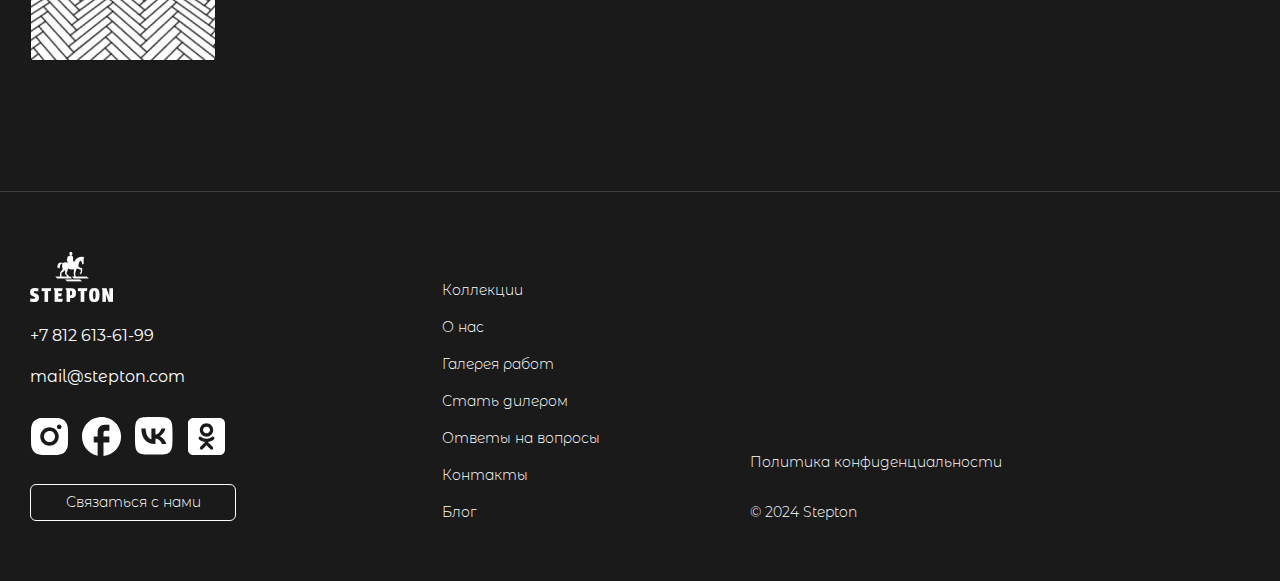
<file: instrukcia_elochka.html>
<!DOCTYPE html>
<html lang="ru">
  <head>
    <meta charset="utf-8">
    <meta http-equiv="X-UA-Compatible" content="IE=edge">
    <meta name="viewport" content="width=device-width, initial-scale=1">
    <title></title>

    <!-- CSS -->

    <link href="css/main.css" rel="stylesheet">
    <link href="css/media.css" rel="stylesheet">
    <link href="slick/slick.css" rel="stylesheet">
    <link href="slick/slick-theme.css" rel="stylesheet">
    <link rel="preconnect" href="https://fonts.googleapis.com">
    <link rel="preconnect" href="https://fonts.gstatic.com" crossorigin>
    <link href="https://fonts.googleapis.com/css2?family=Montserrat+Alternates:ital,wght@0,100;0,200;0,300;0,400;0,500;0,600;0,700;0,800;0,900;1,100;1,200;1,300;1,400;1,500;1,600;1,700;1,800;1,900&display=swap" rel="stylesheet">
    <link href="https://fonts.cdnfonts.com/css/mirra-auriolic" rel="stylesheet">
  </head>

  
  <body>

    <nav class="mt-mobile nav-open">
      <div class="mt-munu-mb">
        <div class="header_nav header_nav_burger">
              <ul>
                <li>
                  <a href="#">
                    Коллекции
                  </a>
                </li>
                <li>
                  <a href="#">
                    О нас
                  </a>
                </li>
                <li>
                  <a href="#">
                    Галерея работ
                  </a>
                </li>
                <li>
                  <a href="#">
                    Стать дилером
                  </a>
                </li>
                <li>
                  <a href="#">
                    Ответы на вопросы
                  </a>
                </li>
                <li>
                  <a href="#">
                    Контакты
                  </a>
                </li>
                <li>
                  <a href="#">
                    Блог
                  </a>
                </li>
              </ul>
        </div>
        <div class="burger_links">
          <ul>
            <li>
              <a href="#">
                +7 812 613-61-99
              </a>
            </li>
            <li>
              <a href="#">
                mail@stepton.com
              </a>
            </li>
          </ul>
        </div>
        <div class="burger_social">
          <ul>
            <li>
              <a href="#">
                <svg width="40" height="40" viewBox="0 0 40 40" fill="none" xmlns="http://www.w3.org/2000/svg">
                <path d="M21.4024 2C23.4836 2.00555 24.5399 2.01665 25.4519 2.04255L25.8108 2.0555C26.2252 2.0703 26.634 2.0888 27.128 2.111C29.0963 2.20349 30.4394 2.51429 31.6178 2.97123C32.8388 3.44112 33.8674 4.0775 34.8959 5.10422C35.837 6.02871 36.5649 7.14745 37.0289 8.38235C37.4859 9.56077 37.7967 10.9038 37.8892 12.874C37.9114 13.3661 37.9299 13.775 37.9447 14.1912L37.9558 14.5501C37.9835 15.4603 37.9946 16.5166 37.9983 18.5978L38.0002 19.9779V22.4013C38.0047 23.7507 37.9905 25.1 37.9576 26.449L37.9465 26.8079C37.9317 27.2241 37.9132 27.633 37.891 28.1251C37.7985 30.0953 37.484 31.4365 37.0289 32.6168C36.5649 33.8517 35.837 34.9704 34.8959 35.8949C33.9714 36.8359 32.8527 37.5639 31.6178 38.0279C30.4394 38.4848 29.0963 38.7956 27.128 38.8881L25.8108 38.9436L25.4519 38.9547C24.5399 38.9806 23.4836 38.9936 21.4024 38.9973L20.0223 38.9991H17.6007C16.2507 39.0039 14.9007 38.9897 13.5511 38.9566L13.1923 38.9455C12.7531 38.9288 12.314 38.9097 11.8751 38.8881C9.90674 38.7956 8.56367 38.4848 7.3834 38.0279C6.14916 37.5636 5.03107 36.8357 4.10713 35.8949C3.1654 34.9706 2.43682 33.8518 1.97228 32.6168C1.51534 31.4383 1.20455 30.0953 1.11205 28.1251L1.05655 26.8079L1.0473 26.449C1.0132 25.1001 0.997781 23.7507 1.00105 22.4013V18.5978C0.995932 17.2484 1.0095 15.8991 1.04175 14.5501L1.0547 14.1912C1.0695 13.775 1.088 13.3661 1.1102 12.874C1.2027 10.9038 1.51349 9.56262 1.97043 8.38235C2.43605 7.14694 3.16591 6.02816 4.10898 5.10422C5.03239 4.16361 6.14982 3.4357 7.3834 2.97123C8.56367 2.51429 9.90489 2.20349 11.8751 2.111C12.3672 2.0888 12.7779 2.0703 13.1923 2.0555L13.5511 2.0444C14.9001 2.01153 16.2495 1.99735 17.5988 2.00185L21.4024 2ZM19.5006 11.2498C17.0474 11.2498 14.6947 12.2243 12.96 13.959C11.2254 15.6936 10.2508 18.0464 10.2508 20.4996C10.2508 22.9527 11.2254 25.3055 12.96 27.0401C14.6947 28.7748 17.0474 29.7493 19.5006 29.7493C21.9538 29.7493 24.3065 28.7748 26.0412 27.0401C27.7759 25.3055 28.7504 22.9527 28.7504 20.4996C28.7504 18.0464 27.7759 15.6936 26.0412 13.959C24.3065 12.2243 21.9538 11.2498 19.5006 11.2498ZM19.5006 14.9497C20.2294 14.9496 20.9511 15.093 21.6245 15.3718C22.2979 15.6506 22.9098 16.0593 23.4252 16.5746C23.9407 17.0898 24.3496 17.7016 24.6286 18.3749C24.9076 19.0482 25.0513 19.7698 25.0514 20.4986C25.0515 21.2274 24.9081 21.9492 24.6293 22.6225C24.3505 23.2959 23.9418 23.9078 23.4265 24.4232C22.9113 24.9387 22.2995 25.3476 21.6262 25.6266C20.9529 25.9056 20.2313 26.0493 19.5025 26.0494C18.0305 26.0494 16.6189 25.4647 15.5781 24.4239C14.5373 23.3831 13.9526 21.9715 13.9526 20.4996C13.9526 19.0276 14.5373 17.616 15.5781 16.5752C16.6189 15.5344 18.0305 14.9497 19.5025 14.9497M29.2147 8.47484C28.6014 8.47484 28.0132 8.71847 27.5796 9.15214C27.1459 9.58581 26.9023 10.174 26.9023 10.7873C26.9023 11.4006 27.1459 11.9888 27.5796 12.4224C28.0132 12.8561 28.6014 13.0997 29.2147 13.0997C29.828 13.0997 30.4162 12.8561 30.8499 12.4224C31.2835 11.9888 31.5272 11.4006 31.5272 10.7873C31.5272 10.174 31.2835 9.58581 30.8499 9.15214C30.4162 8.71847 29.828 8.47484 29.2147 8.47484Z" fill="white"/>
                </svg>
              </a>
            </li>
            <li>
              <a href="#">
                <svg width="40" height="40" viewBox="0 0 40 40" fill="none" xmlns="http://www.w3.org/2000/svg">
                <path d="M39.0977 20.5489C39.0977 9.75789 30.3398 1 19.5489 1C8.75789 1 0 9.75789 0 20.5489C0 30.0105 6.72481 37.8887 15.6391 39.7068V26.4135H11.7293V20.5489H15.6391V15.6617C15.6391 11.8887 18.7083 8.81955 22.4812 8.81955H27.3684V14.6842H23.4586C22.3835 14.6842 21.5038 15.5639 21.5038 16.6391V20.5489H27.3684V26.4135H21.5038V40C31.3759 39.0226 39.0977 30.6947 39.0977 20.5489Z" fill="white"/>
                </svg>
              </a>
            </li>
            <li>
              <a href="#">
                <svg width="40" height="40" viewBox="0 0 40 40" fill="none" xmlns="http://www.w3.org/2000/svg">
                <path d="M3.625 3.625C1 6.275 1 10.5125 1 19V20.5C1 28.975 1 33.2125 3.625 35.875C6.275 38.5 10.5125 38.5 19 38.5H20.5C28.975 38.5 33.2125 38.5 35.875 35.875C38.5 33.225 38.5 28.9875 38.5 20.5V19C38.5 10.525 38.5 6.2875 35.875 3.625C33.225 1 28.9875 1 20.5 1H19C10.525 1 6.2875 1 3.625 3.625ZM7.325 12.4125H11.625C11.7625 19.5625 14.9125 22.5875 17.4125 23.2125V12.4125H21.45V18.575C23.9125 18.3125 26.5125 15.5 27.3875 12.4H31.4125C31.0841 14.0046 30.4284 15.5243 29.4864 16.8642C28.5444 18.2041 27.3363 19.3354 25.9375 20.1875C27.4988 20.9643 28.8777 22.0634 29.983 23.4122C31.0884 24.7611 31.8951 26.329 32.35 28.0125H27.9125C26.9625 25.05 24.5875 22.75 21.45 22.4375V28.0125H20.95C12.4 28.0125 7.525 22.1625 7.325 12.4125Z" fill="white"/>
                </svg>
              </a>
            </li>
            <li>
              <a href="#">
                <svg width="40" height="40" viewBox="0 0 40 40" fill="none" xmlns="http://www.w3.org/2000/svg">
                <path d="M20.5 10.6801C20.0539 10.6578 19.608 10.7263 19.1892 10.8816C18.7704 11.037 18.3876 11.2758 18.064 11.5836C17.7404 11.8914 17.4827 12.2618 17.3066 12.6722C17.1306 13.0827 17.0398 13.5247 17.0398 13.9713C17.0398 14.4179 17.1306 14.8599 17.3066 15.2704C17.4827 15.6809 17.7404 16.0512 18.064 16.3591C18.3876 16.6669 18.7704 16.9057 19.1892 17.061C19.608 17.2163 20.0539 17.2849 20.5 17.2625C20.9461 17.2849 21.392 17.2163 21.8108 17.061C22.2296 16.9057 22.6124 16.6669 22.936 16.3591C23.2596 16.0512 23.5173 15.6809 23.6934 15.2704C23.8694 14.8599 23.9602 14.4179 23.9602 13.9713C23.9602 13.5247 23.8694 13.0827 23.6934 12.6722C23.5173 12.2618 23.2596 11.8914 22.936 11.5836C22.6124 11.2758 22.2296 11.037 21.8108 10.8816C21.392 10.7263 20.9461 10.6578 20.5 10.6801ZM33.7143 2H7.28571C4.37031 2 2 4.37031 2 7.28571V33.7143C2 36.6297 4.37031 39 7.28571 39H33.7143C36.6297 39 39 36.6297 39 33.7143V7.28571C39 4.37031 36.6297 2 33.7143 2ZM20.5 7.27746C22.2753 7.27746 23.9779 7.9827 25.2333 9.23804C26.4886 10.4934 27.1939 12.196 27.1939 13.9713C27.1939 15.7466 26.4886 17.4492 25.2333 18.7046C23.9779 19.9599 22.2753 20.6652 20.5 20.6652C18.7247 20.6652 17.0221 19.9599 15.7667 18.7046C14.5114 17.4492 13.8061 15.7466 13.8061 13.9713C13.8061 12.196 14.5114 10.4934 15.7667 9.23804C17.0221 7.9827 18.7247 7.27746 20.5 7.27746ZM25.3975 21.1772C26.785 20.0871 27.8339 20.723 28.2138 21.4746C28.858 22.796 28.123 23.4319 26.4382 24.5304C25.0259 25.4306 23.0768 25.7857 21.7967 25.9179L22.8703 26.9833L26.8098 30.9228C28.2469 32.4011 25.9013 34.7054 24.4478 33.2848C23.4567 32.2772 22.0114 30.8319 20.5083 29.3288L16.5687 33.2848C15.1069 34.7054 12.7696 32.3763 14.2232 30.9228L15.2556 29.8904C16.1145 29.0315 17.1221 28.0156 18.1627 26.9833L19.2281 25.9179C17.9563 25.7857 15.9824 25.4471 14.5536 24.5304C12.877 23.4319 12.1337 22.8042 12.7862 21.4746C13.1661 20.723 14.215 20.0871 15.6025 21.1772C15.6025 21.1772 17.4772 22.6638 20.5 22.6638C23.5228 22.6638 25.3975 21.1772 25.3975 21.1772Z" fill="white"/>
                </svg>
              </a>
            </li>
          </ul>
        </div>
        <div class="burger_button">
          <button>
            Связаться с нами
          </button>
        </div>
      </div>
    </nav>
    
    <div class="relative">
      <div class="burger">
              <i>
                <svg width="50" height="50" viewBox="0 0 50 50" fill="none" xmlns="http://www.w3.org/2000/svg">
                <path d="M8.59375 14.8438H41.4062M8.59375 25H41.4062M8.59375 35.1562H41.4062" stroke="white" stroke-width="4.6875" stroke-miterlimit="10" stroke-linecap="round"/>
                </svg>
              </i>
              <i>
                <svg width="38" height="38" viewBox="0 0 38 38" fill="none" xmlns="http://www.w3.org/2000/svg">
                <path d="M28.5 9.5L9.5 28.5" stroke="white" stroke-width="4" stroke-linecap="round" stroke-linejoin="round"/>
                <path d="M9.5 9.5L28.5 28.5" stroke="white" stroke-width="4" stroke-linecap="round" stroke-linejoin="round"/>
                </svg>
              </i> 
      </div>
      <header class="header">
        <div class="container">
          <div class="header_wrap">
            <div class="header_logo">
              <a href="#">
                <img src="images/header_logo.png" alt="">
              </a>
            </div>
            <div class="header_nav">
              <ul>
                <li>
                  <a href="#">
                    Коллекции
                  </a>
                </li>
                <li>
                  <a href="#">
                    О нас
                  </a>
                </li>
                <li>
                  <a href="#">
                    Галерея работ
                  </a>
                </li>
                <li>
                  <a href="#">
                    Стать дилером
                  </a>
                </li>
                <li>
                  <a href="#">
                    Ответы на вопросы
                  </a>
                </li>
                <li>
                  <a href="#">
                    Контакты
                  </a>
                </li>
                <li>
                  <a href="#">
                    Блог
                  </a>
                </li>
              </ul>
            </div>
            <div class="header_button">
              <button>
                Связаться с нами
              </button>
            </div>
          </div>
        </div>
      </header>
    </div>

    

    
    <section class="seeds seeds_instrukcia">
      <div class="container">
        <ul>
          <li>
            <a href="#">
              Главная
            </a>
          </li>
          <li>
            <p>
              Инструкция по укладке елочкой SPC ламината STEPTON
            </p>
          </li>
        </ul>
      </div>
    </section>
    
    <section class="instrukcia instrukcia_e">
      <div class="container">
        <h2>
          Инструкция по укладке елочкой SPC ламината STEPTON
        </h2>
        <div class="instrukcia_width">
          <p>
            Напольное покрытие STEPTON является модульным, с замковой системойтипа «Uniclic» и плавающим типом укладки. Данный материал допускается использовать как для внутренней, так и для внешней отделки, как альтернативу террасной/палубной доске.
          </p>
        </div>
        <div class="instrukcia_wrap">
          
          <div class="instrukcia_block">
            <div class="instrukcia_img">
              <img src="images/instrukcia_img.png" alt="">
            </div>
          </div>
          <div class="instrukcia_block">
            <div class="instrukcia_border">
              <h4>
                Для укладки Вам потребуется:
              </h4>
              <ul>
                <li>
                  <p>
                    Киянка
                  </p>
                </li>
                <li>
                  <p>
                    Торцовочная пила
                  </p>
                </li>
                <li>
                  <p>
                    Строительный уголок 
                  </p>
                </li>
                <li>
                  <p>
                    Карандаш
                  </p>
                </li>
                <li>
                  <p>
                    Рулетка
                  </p>
                </li>
              </ul>
            </div>
          </div>
        </div>
        <div class="instrukcia_e_wrap">
          <div class="instrukcia_e_block">
            <p>
              В STEPTON используется два вида панелей: А и В. Разделите их перед началом укладки для большего удобства.
            </p>
          </div>
          <div class="instrukcia_e_block">
            <div class="instrukcia_e_img">
              <img src="images/instrukcia_e_img.png" alt="">
            </div>
          </div>
        </div>
        <h3>
          Укладка
        </h3>
        <ol>
          
          <li>
            <p>
              Выберите стену, откуда начнется укладка и начинайте с левого угла. Расположите панель А длинной стороной к левой стене под углом 45 градусов. Убедитесь, что расстояние между левой стеной и панелью меньше, чем длина одной панели.
            </p>
          </li>
          <div class="instrukcia_e_mr">
              <div class="instrukcia_e_images">
                <img src="images/instrukcia_e_images.png" alt="">
              </div>
          </div>
          
          <li>
            <p>
              Присоедините следующую панель. Возьмите панель В и подсоедините ее длинной стороной к углу короткой стороны панели А как показано на рисунке. Прижмите панель В к полу до конца для того, чтобы закрепить. Убедитесь, что пазы на двух панелях образуют непрерывную линию.
            </p>
          </li>
          <div class="instrukcia_e_mr">
              <div class="instrukcia_e_images">
                <img src="images/instrukcia_e_images2.png" alt="">
              </div>
          </div>
          
          <li>
            <p>
              Присоедините следующие панели. Следующая панель - А. Подсоедините ее длинной стороной к углу короткой стороны предыдущей панели В и прижмите к полу для закрепления. Продолжайте аналогично, подсоединяя столько панелей, сколько поместится вдоль стены, с которой вы начали укладку.
            </p>
          </li>
          <div class="instrukcia_e_mr">
              <div class="instrukcia_e_images">
                <img src="images/instrukcia_e_images3.png" alt="">
              </div>
          </div>
          
          <li>
            <p>
              Централизуйте первую линию. Расположите первую получившуюся линию панелей вдоль стены, с которой вы начали укладку. Убеди тес ь, что расстояние до стен с двух сторон меньше, чем длина одной панели. Если нет, добавьте еще одну панель справа.
            </p>
          </li>
          <div class="instrukcia_e_mr">
              <div class="instrukcia_e_images">
                <img src="images/instrukcia_e_images4.png" alt="">
              </div>
          </div>
          
          <li>
            <p>
              Нарежьте завершающие панели. Отмерьте и нарежьте завершающие панели по размеру. Завершите первый ряд с помощью полученных панелей . Убедитесь, что вы оставили зазор в 0,8 см от стен.
            </p>
          </li>
          <div class="instrukcia_e_mr">
            <div class="instrukcia_e_inner">
              <div class="instrukcia_e_inner_block">
                <div class="instrukcia_e_images">
                  <img src="images/instrukcia_e_images5.png" alt="">
                </div>
              </div>
              <div class="instrukcia_e_inner_block">
                <div class="instrukcia_e_images">
                  <img src="images/instrukcia_e_images5_2.png" alt="">
                </div>
              </div>
              <div class="instrukcia_e_inner_block">
                <div class="instrukcia_e_images">
                  <img src="images/instrukcia_e_images5_3.png" alt="">
                </div>
              </div>
              <div class="instrukcia_e_inner_block">
                <div class="instrukcia_e_images">
                  <img src="images/instrukcia_e_images5_4.png" alt="">
                </div>
              </div>
              <div class="instrukcia_e_inner_block">
                <div class="instrukcia_e_images">
                  <img src="images/instrukcia_e_images5_5.png" alt="">
                </div>
              </div>
              <div class="instrukcia_e_inner_block">
                <div class="instrukcia_e_images">
                  <img src="images/instrukcia_e_images5_6.png" alt="">
                </div>
              </div>
            </div>
          </div>
          
          <li>
            <p>
              Начните укладкувторого ряда. Начнитевторой ряд с панели А. Расположите новую панель напротив предыдущей, как показано на рисунке, и прижмитек полу,  чтобы  закрепить.
            </p>
          </li>
          <div class="instrukcia_e_mr">
              <div class="instrukcia_e_images">
                <img src="images/instrukcia_e_images6.png" alt="">
              </div>
          </div>
          
          <li>
            <p>
              Установите панели А. Продолжайте укладку слева направо и установите все панели А во втором ряду. Заканчивайте, используя нарезанную по размеру завершающую панель (пример: шаг 5).
            </p>
          </li>
          <div class="instrukcia_e_mr">
              <div class="instrukcia_e_images">
                <img src="images/instrukcia_e_images7.png" alt="">
              </div>
          </div>
          
          <li>
            Продолжайте укладку с панелями В. Теперь продолжайте работу в обратном порядке, справа налево и установите все панели В во втором ряду. Заканчивайте, используя нарезанную по размеру завершающую панель (пример: шаг 5) .
          </li>
          <div class="instrukcia_e_mr">
              <div class="instrukcia_e_images">
                <img src="images/instrukcia_e_images8.png" alt="">
              </div>
          </div>
          
          <li>
            <p>
              Завершите 4 пинии укладки. Установите дополнительные панели, чтобы получить 4 полных готовых линии укладки.
            </p>
          </li>
          <div class="instrukcia_e_mr">
              <div class="instrukcia_e_images">
                <img src="images/instrukcia_e_images9.png" alt="">
              </div>
          </div>
          
          <li>
            <p>
              Настройка начальных линий. Первые четыре ряда должны быть разрезаны параллельно стене. Измерьте и отметьте, где разрезать панели пола на фиксированном расстоянии параллельно стены, как показано на рисунке.
            </p>
          </li>
          <div class="instrukcia_e_mr">
            <div class="instrukcia_e_inner instrukcia_e_inner_flex">
              <div class="instrukcia_e_inner_block">
                <div class="instrukcia_e_images">
                  <img src="images/instrukcia_e_images10.png" alt="">
                </div>
              </div>
              <div class="instrukcia_e_inner_block">
                <div class="instrukcia_e_images">
                  <img src="images/instrukcia_e_images10_2.png" alt="">
                </div>
              </div>
              <div class="instrukcia_e_inner_block">
                <div class="instrukcia_e_images">
                  <img src="images/instrukcia_e_images10_3.png" alt="">
                </div>
              </div>
            </div>
          </div>
          
          <li>
            <p>
              Разберите и отрежьте. Пронумеруйте панели от 1 до N. Это позволит вам сохранить порядок панелей. Разберите панели и разрежьте их по размеру по линии, отмеченной в предыдущем шаге.
            </p>
          </li>
          <div class="instrukcia_e_mr">
            <div class="instrukcia_e_inner instrukcia_e_inner_flex">
              <div class="instrukcia_e_inner_block">
                <div class="instrukcia_e_images">
                  <img src="images/instrukcia_e_images11.png" alt="">
                </div>
              </div>
              <div class="instrukcia_e_inner_block">
                <div class="instrukcia_e_images">
                  <img src="images/instrukcia_e_images11_2.png" alt="">
                </div>
              </div>
            </div>
          </div>
          
          <li>
            <p>
              Установите начальные треугольники. Соедините отрезанные начальные панели, чтобы создать треугольные формы, одну за другой. Начните установку треугольников с левого угла.
            </p>
          </li>
          <div class="instrukcia_e_mr">
              <div class="instrukcia_e_images">
                <img src="images/instrukcia_e_images12.png" alt="">
              </div>
          </div>
          
          <li>
            <p>
              Установите еще несколько линий. Соедините треугольник и путем добавления нескольких дополнительных линий панелей. Начинайте каждую линию слева направо с панелями А, заканчивайте нарезанными панелями (как в шаге 5), за тем установите все панели В в линию. Завершите левой конечной панелью, отрезанной по размеру.
            </p>
          </li>
          <div class="instrukcia_e_mr">
              <div class="instrukcia_e_images">
                <img src="images/instrukcia_e_images13.png" alt="">
              </div>
          </div>
          
          <li>
            <p>
              Установите распорные клинья. Поместите распорные клинья между полом и стеной, чтобы оставить зазор в 0,8 см.
            </p>
          </li>
          <div class="instrukcia_e_mr">
              <div class="instrukcia_e_images">
                <img src="images/instrukcia_e_images14.png" alt="">
              </div>
          </div>
          
          <li>
            <p>
              Последующие линии. Начинайте каждую последующую линию путем установки панелей А слева направо и завершите линию укладкой панелей В справа налево.
            </p>
          </li>
          <div class="instrukcia_e_mr">
              <div class="instrukcia_e_images">
                <img src="images/instrukcia_e_images15.png" alt="">
              </div>
          </div>
          
          <li>
            <p>
              Последний ряд. Отмерьте и отрежьте панели для последней линии по размеру.
            </p>
          </li>
          <div class="instrukcia_e_mr">
            <div class="instrukcia_e_inner instrukcia_e_inner_flex">
              <div class="instrukcia_e_inner_block">
                <div class="instrukcia_e_images">
                  <img src="images/instrukcia_e_images16.png" alt="">
                </div>
              </div>
              <div class="instrukcia_e_inner_block">
                <div class="instrukcia_e_images">
                  <img src="images/instrukcia_e_images16_2.png" alt="">
                </div>
              </div>
              <div class="instrukcia_e_inner_block">
                <div class="instrukcia_e_images">
                  <img src="images/instrukcia_e_images16_3.png" alt="">
                </div>
              </div>
              <div class="instrukcia_e_inner_block">
                <div class="instrukcia_e_images">
                  <img src="images/instrukcia_e_images16_4.png" alt="">
                </div>
              </div>
            </div>
          </div>
          
          <li>
            <p>
              Распорные клинья и плинтуса. Вытащите распорные клинья и закройте зазоры плинтусом.
            </p>
          </li>
          <div class="instrukcia_e_mr">
              <div class="instrukcia_e_images">
                <img src="images/instrukcia_e_images17.png" alt="">
              </div>
          </div>
        </ol>
      </div>
    </section>
    
    
    

    <footer class="footer">
      <div class="container">
        <div class="footer_wrap">
          <div class="footer_block">
            <div class="footer_logo">
              <a href="#">
                <img src="images/footer_logo.png" alt="">
              </a>
            </div>
            <div class="footer_link">
              <ul>
                <li>
                  <a href="#">
                    +7 812 613-61-99
                  </a>
                </li>
                <li>
                  <a href="#">
                    mail@stepton.com
                  </a>
                </li>
              </ul>
            </div>
            <div class="footer_social">
              <ul>
                <li>
                  <a href="#">
                    <svg width="40" height="40" viewBox="0 0 40 40" fill="none" xmlns="http://www.w3.org/2000/svg">
                    <path d="M21.4024 2C23.4836 2.00555 24.5399 2.01665 25.4519 2.04255L25.8108 2.0555C26.2252 2.0703 26.634 2.0888 27.128 2.111C29.0963 2.20349 30.4394 2.51429 31.6178 2.97123C32.8388 3.44112 33.8674 4.0775 34.8959 5.10422C35.837 6.02871 36.5649 7.14745 37.0289 8.38235C37.4859 9.56077 37.7967 10.9038 37.8892 12.874C37.9114 13.3661 37.9299 13.775 37.9447 14.1912L37.9558 14.5501C37.9835 15.4603 37.9946 16.5166 37.9983 18.5978L38.0002 19.9779V22.4013C38.0047 23.7507 37.9905 25.1 37.9576 26.449L37.9465 26.8079C37.9317 27.2241 37.9132 27.633 37.891 28.1251C37.7985 30.0953 37.484 31.4365 37.0289 32.6168C36.5649 33.8517 35.837 34.9704 34.8959 35.8949C33.9714 36.8359 32.8527 37.5639 31.6178 38.0279C30.4394 38.4848 29.0963 38.7956 27.128 38.8881L25.8108 38.9436L25.4519 38.9547C24.5399 38.9806 23.4836 38.9936 21.4024 38.9973L20.0223 38.9991H17.6007C16.2507 39.0039 14.9007 38.9897 13.5511 38.9566L13.1923 38.9455C12.7531 38.9288 12.314 38.9097 11.8751 38.8881C9.90674 38.7956 8.56367 38.4848 7.3834 38.0279C6.14916 37.5636 5.03107 36.8357 4.10713 35.8949C3.1654 34.9706 2.43682 33.8518 1.97228 32.6168C1.51534 31.4383 1.20455 30.0953 1.11205 28.1251L1.05655 26.8079L1.0473 26.449C1.0132 25.1001 0.997781 23.7507 1.00105 22.4013V18.5978C0.995932 17.2484 1.0095 15.8991 1.04175 14.5501L1.0547 14.1912C1.0695 13.775 1.088 13.3661 1.1102 12.874C1.2027 10.9038 1.51349 9.56262 1.97043 8.38235C2.43605 7.14694 3.16591 6.02816 4.10898 5.10422C5.03239 4.16361 6.14982 3.4357 7.3834 2.97123C8.56367 2.51429 9.90489 2.20349 11.8751 2.111C12.3672 2.0888 12.7779 2.0703 13.1923 2.0555L13.5511 2.0444C14.9001 2.01153 16.2495 1.99735 17.5988 2.00185L21.4024 2ZM19.5006 11.2498C17.0474 11.2498 14.6947 12.2243 12.96 13.959C11.2254 15.6936 10.2508 18.0464 10.2508 20.4996C10.2508 22.9527 11.2254 25.3055 12.96 27.0401C14.6947 28.7748 17.0474 29.7493 19.5006 29.7493C21.9538 29.7493 24.3065 28.7748 26.0412 27.0401C27.7759 25.3055 28.7504 22.9527 28.7504 20.4996C28.7504 18.0464 27.7759 15.6936 26.0412 13.959C24.3065 12.2243 21.9538 11.2498 19.5006 11.2498ZM19.5006 14.9497C20.2294 14.9496 20.9511 15.093 21.6245 15.3718C22.2979 15.6506 22.9098 16.0593 23.4252 16.5746C23.9407 17.0898 24.3496 17.7016 24.6286 18.3749C24.9076 19.0482 25.0513 19.7698 25.0514 20.4986C25.0515 21.2274 24.9081 21.9492 24.6293 22.6225C24.3505 23.2959 23.9418 23.9078 23.4265 24.4232C22.9113 24.9387 22.2995 25.3476 21.6262 25.6266C20.9529 25.9056 20.2313 26.0493 19.5025 26.0494C18.0305 26.0494 16.6189 25.4647 15.5781 24.4239C14.5373 23.3831 13.9526 21.9715 13.9526 20.4996C13.9526 19.0276 14.5373 17.616 15.5781 16.5752C16.6189 15.5344 18.0305 14.9497 19.5025 14.9497M29.2147 8.47484C28.6014 8.47484 28.0132 8.71847 27.5796 9.15214C27.1459 9.58581 26.9023 10.174 26.9023 10.7873C26.9023 11.4006 27.1459 11.9888 27.5796 12.4224C28.0132 12.8561 28.6014 13.0997 29.2147 13.0997C29.828 13.0997 30.4162 12.8561 30.8499 12.4224C31.2835 11.9888 31.5272 11.4006 31.5272 10.7873C31.5272 10.174 31.2835 9.58581 30.8499 9.15214C30.4162 8.71847 29.828 8.47484 29.2147 8.47484Z" fill="white"/>
                    </svg>
                  </a>
                </li>
                <li>
                  <a href="#">
                    <svg width="40" height="40" viewBox="0 0 40 40" fill="none" xmlns="http://www.w3.org/2000/svg">
                    <path d="M39.0977 20.5489C39.0977 9.75789 30.3398 1 19.5489 1C8.75789 1 0 9.75789 0 20.5489C0 30.0105 6.72481 37.8887 15.6391 39.7068V26.4135H11.7293V20.5489H15.6391V15.6617C15.6391 11.8887 18.7083 8.81955 22.4812 8.81955H27.3684V14.6842H23.4586C22.3835 14.6842 21.5038 15.5639 21.5038 16.6391V20.5489H27.3684V26.4135H21.5038V40C31.3759 39.0226 39.0977 30.6947 39.0977 20.5489Z" fill="white"/>
                    </svg>
                  </a>
                </li>
                <li>
                  <a href="#">
                    <svg width="40" height="40" viewBox="0 0 40 40" fill="none" xmlns="http://www.w3.org/2000/svg">
                    <path d="M3.625 3.625C1 6.275 1 10.5125 1 19V20.5C1 28.975 1 33.2125 3.625 35.875C6.275 38.5 10.5125 38.5 19 38.5H20.5C28.975 38.5 33.2125 38.5 35.875 35.875C38.5 33.225 38.5 28.9875 38.5 20.5V19C38.5 10.525 38.5 6.2875 35.875 3.625C33.225 1 28.9875 1 20.5 1H19C10.525 1 6.2875 1 3.625 3.625ZM7.325 12.4125H11.625C11.7625 19.5625 14.9125 22.5875 17.4125 23.2125V12.4125H21.45V18.575C23.9125 18.3125 26.5125 15.5 27.3875 12.4H31.4125C31.0841 14.0046 30.4284 15.5243 29.4864 16.8642C28.5444 18.2041 27.3363 19.3354 25.9375 20.1875C27.4988 20.9643 28.8777 22.0634 29.983 23.4122C31.0884 24.7611 31.8951 26.329 32.35 28.0125H27.9125C26.9625 25.05 24.5875 22.75 21.45 22.4375V28.0125H20.95C12.4 28.0125 7.525 22.1625 7.325 12.4125Z" fill="white"/>
                    </svg>
                  </a>
                </li>
                <li>
                  <a href="#">
                    <svg width="40" height="40" viewBox="0 0 40 40" fill="none" xmlns="http://www.w3.org/2000/svg">
                    <path d="M20.5 10.6801C20.0539 10.6578 19.608 10.7263 19.1892 10.8816C18.7704 11.037 18.3876 11.2758 18.064 11.5836C17.7404 11.8914 17.4827 12.2618 17.3066 12.6722C17.1306 13.0827 17.0398 13.5247 17.0398 13.9713C17.0398 14.4179 17.1306 14.8599 17.3066 15.2704C17.4827 15.6809 17.7404 16.0512 18.064 16.3591C18.3876 16.6669 18.7704 16.9057 19.1892 17.061C19.608 17.2163 20.0539 17.2849 20.5 17.2625C20.9461 17.2849 21.392 17.2163 21.8108 17.061C22.2296 16.9057 22.6124 16.6669 22.936 16.3591C23.2596 16.0512 23.5173 15.6809 23.6934 15.2704C23.8694 14.8599 23.9602 14.4179 23.9602 13.9713C23.9602 13.5247 23.8694 13.0827 23.6934 12.6722C23.5173 12.2618 23.2596 11.8914 22.936 11.5836C22.6124 11.2758 22.2296 11.037 21.8108 10.8816C21.392 10.7263 20.9461 10.6578 20.5 10.6801ZM33.7143 2H7.28571C4.37031 2 2 4.37031 2 7.28571V33.7143C2 36.6297 4.37031 39 7.28571 39H33.7143C36.6297 39 39 36.6297 39 33.7143V7.28571C39 4.37031 36.6297 2 33.7143 2ZM20.5 7.27746C22.2753 7.27746 23.9779 7.9827 25.2333 9.23804C26.4886 10.4934 27.1939 12.196 27.1939 13.9713C27.1939 15.7466 26.4886 17.4492 25.2333 18.7046C23.9779 19.9599 22.2753 20.6652 20.5 20.6652C18.7247 20.6652 17.0221 19.9599 15.7667 18.7046C14.5114 17.4492 13.8061 15.7466 13.8061 13.9713C13.8061 12.196 14.5114 10.4934 15.7667 9.23804C17.0221 7.9827 18.7247 7.27746 20.5 7.27746ZM25.3975 21.1772C26.785 20.0871 27.8339 20.723 28.2138 21.4746C28.858 22.796 28.123 23.4319 26.4382 24.5304C25.0259 25.4306 23.0768 25.7857 21.7967 25.9179L22.8703 26.9833L26.8098 30.9228C28.2469 32.4011 25.9013 34.7054 24.4478 33.2848C23.4567 32.2772 22.0114 30.8319 20.5083 29.3288L16.5687 33.2848C15.1069 34.7054 12.7696 32.3763 14.2232 30.9228L15.2556 29.8904C16.1145 29.0315 17.1221 28.0156 18.1627 26.9833L19.2281 25.9179C17.9563 25.7857 15.9824 25.4471 14.5536 24.5304C12.877 23.4319 12.1337 22.8042 12.7862 21.4746C13.1661 20.723 14.215 20.0871 15.6025 21.1772C15.6025 21.1772 17.4772 22.6638 20.5 22.6638C23.5228 22.6638 25.3975 21.1772 25.3975 21.1772Z" fill="white"/>
                    </svg>
                  </a>
                </li>
              </ul>
            </div>
            <div class="footer_button">
              <button>
                Связаться с нами
              </button>
            </div>
          </div>
          <div class="footer_block">
            <div class="footer_nav">
              <ul>
                <li>
                  <a href="#">
                    Коллекции
                  </a>
                </li>
                <li>
                  <a href="#">
                    О нас
                  </a>
                </li>
                <li>
                  <a href="#">
                    Галерея работ
                  </a>
                </li>
                <li>
                  <a href="#">
                    Стать дилером
                  </a>
                </li>
                <li>
                  <a href="#">
                    Ответы на вопросы
                  </a>
                </li>
                <li>
                  <a href="#">
                    Контакты
                  </a>
                </li>
                <li>
                  <a href="#">
                    Блог
                  </a>
                </li>
              </ul>
            </div>
          </div>
          <div class="footer_block">
            <div class="footer_politica">
              <a href="#">
                Политика конфиденциальности
              </a>
            </div>
            <div class="footer_title">
              <p>
                © 2024 Stepton
              </p>
            </div>
          </div>
        </div>
      </div>
    </footer>
   

    <script src='https://ajax.googleapis.com/ajax/libs/jquery/3.2.1/jquery.min.js'></script>
    <script type="text/javascript" src="js/main.js"></script>
    <script type="text/javascript" src="slick/slick.min.js"></script>
  </body>

  
</html>
</file>
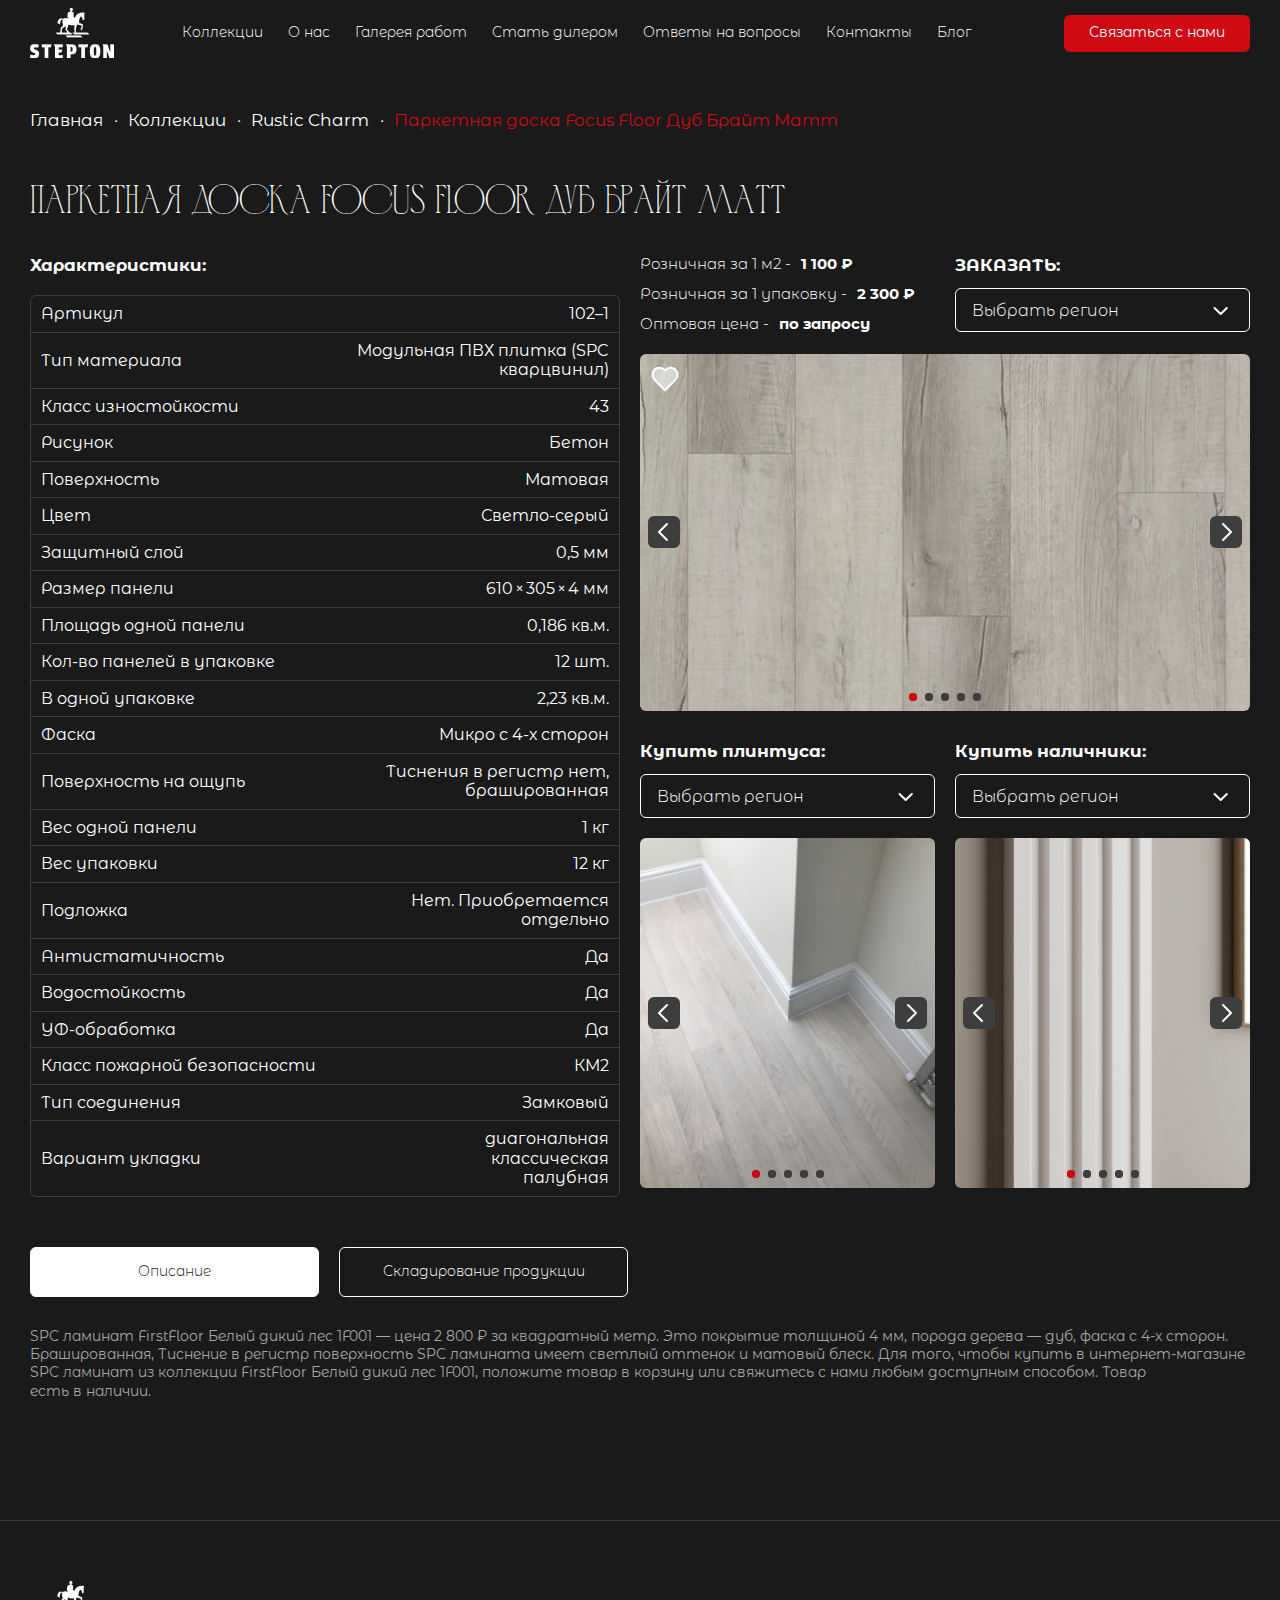
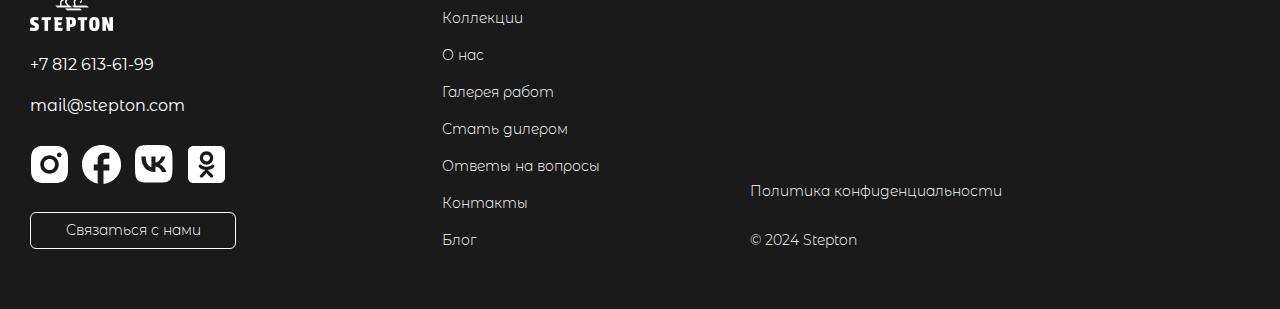
<file: item_page.html>
<!DOCTYPE html>
<html lang="ru">
  <head>
    <meta charset="utf-8">
    <meta http-equiv="X-UA-Compatible" content="IE=edge">
    <meta name="viewport" content="width=device-width, initial-scale=1">
    <title></title>

    <!-- CSS -->

    <link href="css/main.css" rel="stylesheet">
    <link href="css/media.css" rel="stylesheet">
    <link href="slick/slick.css" rel="stylesheet">
    <link href="slick/slick-theme.css" rel="stylesheet">
    <link rel="preconnect" href="https://fonts.googleapis.com">
    <link rel="preconnect" href="https://fonts.gstatic.com" crossorigin>
    <link href="https://fonts.googleapis.com/css2?family=Montserrat+Alternates:ital,wght@0,100;0,200;0,300;0,400;0,500;0,600;0,700;0,800;0,900;1,100;1,200;1,300;1,400;1,500;1,600;1,700;1,800;1,900&display=swap" rel="stylesheet">
    <link href="https://fonts.cdnfonts.com/css/mirra-auriolic" rel="stylesheet">
  </head>

  
  <body>


    <nav class="mt-mobile nav-open">
      <div class="mt-munu-mb">
        <div class="header_nav header_nav_burger">
              <ul>
                <li>
                  <a href="#">
                    Коллекции
                  </a>
                </li>
                <li>
                  <a href="#">
                    О нас
                  </a>
                </li>
                <li>
                  <a href="#">
                    Галерея работ
                  </a>
                </li>
                <li>
                  <a href="#">
                    Стать дилером
                  </a>
                </li>
                <li>
                  <a href="#">
                    Ответы на вопросы
                  </a>
                </li>
                <li>
                  <a href="#">
                    Контакты
                  </a>
                </li>
                <li>
                  <a href="#">
                    Блог
                  </a>
                </li>
              </ul>
        </div>
        <div class="burger_links">
          <ul>
            <li>
              <a href="#">
                +7 812 613-61-99
              </a>
            </li>
            <li>
              <a href="#">
                mail@stepton.com
              </a>
            </li>
          </ul>
        </div>
        <div class="burger_social">
          <ul>
            <li>
              <a href="#">
                <svg width="40" height="40" viewBox="0 0 40 40" fill="none" xmlns="http://www.w3.org/2000/svg">
                <path d="M21.4024 2C23.4836 2.00555 24.5399 2.01665 25.4519 2.04255L25.8108 2.0555C26.2252 2.0703 26.634 2.0888 27.128 2.111C29.0963 2.20349 30.4394 2.51429 31.6178 2.97123C32.8388 3.44112 33.8674 4.0775 34.8959 5.10422C35.837 6.02871 36.5649 7.14745 37.0289 8.38235C37.4859 9.56077 37.7967 10.9038 37.8892 12.874C37.9114 13.3661 37.9299 13.775 37.9447 14.1912L37.9558 14.5501C37.9835 15.4603 37.9946 16.5166 37.9983 18.5978L38.0002 19.9779V22.4013C38.0047 23.7507 37.9905 25.1 37.9576 26.449L37.9465 26.8079C37.9317 27.2241 37.9132 27.633 37.891 28.1251C37.7985 30.0953 37.484 31.4365 37.0289 32.6168C36.5649 33.8517 35.837 34.9704 34.8959 35.8949C33.9714 36.8359 32.8527 37.5639 31.6178 38.0279C30.4394 38.4848 29.0963 38.7956 27.128 38.8881L25.8108 38.9436L25.4519 38.9547C24.5399 38.9806 23.4836 38.9936 21.4024 38.9973L20.0223 38.9991H17.6007C16.2507 39.0039 14.9007 38.9897 13.5511 38.9566L13.1923 38.9455C12.7531 38.9288 12.314 38.9097 11.8751 38.8881C9.90674 38.7956 8.56367 38.4848 7.3834 38.0279C6.14916 37.5636 5.03107 36.8357 4.10713 35.8949C3.1654 34.9706 2.43682 33.8518 1.97228 32.6168C1.51534 31.4383 1.20455 30.0953 1.11205 28.1251L1.05655 26.8079L1.0473 26.449C1.0132 25.1001 0.997781 23.7507 1.00105 22.4013V18.5978C0.995932 17.2484 1.0095 15.8991 1.04175 14.5501L1.0547 14.1912C1.0695 13.775 1.088 13.3661 1.1102 12.874C1.2027 10.9038 1.51349 9.56262 1.97043 8.38235C2.43605 7.14694 3.16591 6.02816 4.10898 5.10422C5.03239 4.16361 6.14982 3.4357 7.3834 2.97123C8.56367 2.51429 9.90489 2.20349 11.8751 2.111C12.3672 2.0888 12.7779 2.0703 13.1923 2.0555L13.5511 2.0444C14.9001 2.01153 16.2495 1.99735 17.5988 2.00185L21.4024 2ZM19.5006 11.2498C17.0474 11.2498 14.6947 12.2243 12.96 13.959C11.2254 15.6936 10.2508 18.0464 10.2508 20.4996C10.2508 22.9527 11.2254 25.3055 12.96 27.0401C14.6947 28.7748 17.0474 29.7493 19.5006 29.7493C21.9538 29.7493 24.3065 28.7748 26.0412 27.0401C27.7759 25.3055 28.7504 22.9527 28.7504 20.4996C28.7504 18.0464 27.7759 15.6936 26.0412 13.959C24.3065 12.2243 21.9538 11.2498 19.5006 11.2498ZM19.5006 14.9497C20.2294 14.9496 20.9511 15.093 21.6245 15.3718C22.2979 15.6506 22.9098 16.0593 23.4252 16.5746C23.9407 17.0898 24.3496 17.7016 24.6286 18.3749C24.9076 19.0482 25.0513 19.7698 25.0514 20.4986C25.0515 21.2274 24.9081 21.9492 24.6293 22.6225C24.3505 23.2959 23.9418 23.9078 23.4265 24.4232C22.9113 24.9387 22.2995 25.3476 21.6262 25.6266C20.9529 25.9056 20.2313 26.0493 19.5025 26.0494C18.0305 26.0494 16.6189 25.4647 15.5781 24.4239C14.5373 23.3831 13.9526 21.9715 13.9526 20.4996C13.9526 19.0276 14.5373 17.616 15.5781 16.5752C16.6189 15.5344 18.0305 14.9497 19.5025 14.9497M29.2147 8.47484C28.6014 8.47484 28.0132 8.71847 27.5796 9.15214C27.1459 9.58581 26.9023 10.174 26.9023 10.7873C26.9023 11.4006 27.1459 11.9888 27.5796 12.4224C28.0132 12.8561 28.6014 13.0997 29.2147 13.0997C29.828 13.0997 30.4162 12.8561 30.8499 12.4224C31.2835 11.9888 31.5272 11.4006 31.5272 10.7873C31.5272 10.174 31.2835 9.58581 30.8499 9.15214C30.4162 8.71847 29.828 8.47484 29.2147 8.47484Z" fill="white"/>
                </svg>
              </a>
            </li>
            <li>
              <a href="#">
                <svg width="40" height="40" viewBox="0 0 40 40" fill="none" xmlns="http://www.w3.org/2000/svg">
                <path d="M39.0977 20.5489C39.0977 9.75789 30.3398 1 19.5489 1C8.75789 1 0 9.75789 0 20.5489C0 30.0105 6.72481 37.8887 15.6391 39.7068V26.4135H11.7293V20.5489H15.6391V15.6617C15.6391 11.8887 18.7083 8.81955 22.4812 8.81955H27.3684V14.6842H23.4586C22.3835 14.6842 21.5038 15.5639 21.5038 16.6391V20.5489H27.3684V26.4135H21.5038V40C31.3759 39.0226 39.0977 30.6947 39.0977 20.5489Z" fill="white"/>
                </svg>
              </a>
            </li>
            <li>
              <a href="#">
                <svg width="40" height="40" viewBox="0 0 40 40" fill="none" xmlns="http://www.w3.org/2000/svg">
                <path d="M3.625 3.625C1 6.275 1 10.5125 1 19V20.5C1 28.975 1 33.2125 3.625 35.875C6.275 38.5 10.5125 38.5 19 38.5H20.5C28.975 38.5 33.2125 38.5 35.875 35.875C38.5 33.225 38.5 28.9875 38.5 20.5V19C38.5 10.525 38.5 6.2875 35.875 3.625C33.225 1 28.9875 1 20.5 1H19C10.525 1 6.2875 1 3.625 3.625ZM7.325 12.4125H11.625C11.7625 19.5625 14.9125 22.5875 17.4125 23.2125V12.4125H21.45V18.575C23.9125 18.3125 26.5125 15.5 27.3875 12.4H31.4125C31.0841 14.0046 30.4284 15.5243 29.4864 16.8642C28.5444 18.2041 27.3363 19.3354 25.9375 20.1875C27.4988 20.9643 28.8777 22.0634 29.983 23.4122C31.0884 24.7611 31.8951 26.329 32.35 28.0125H27.9125C26.9625 25.05 24.5875 22.75 21.45 22.4375V28.0125H20.95C12.4 28.0125 7.525 22.1625 7.325 12.4125Z" fill="white"/>
                </svg>
              </a>
            </li>
            <li>
              <a href="#">
                <svg width="40" height="40" viewBox="0 0 40 40" fill="none" xmlns="http://www.w3.org/2000/svg">
                <path d="M20.5 10.6801C20.0539 10.6578 19.608 10.7263 19.1892 10.8816C18.7704 11.037 18.3876 11.2758 18.064 11.5836C17.7404 11.8914 17.4827 12.2618 17.3066 12.6722C17.1306 13.0827 17.0398 13.5247 17.0398 13.9713C17.0398 14.4179 17.1306 14.8599 17.3066 15.2704C17.4827 15.6809 17.7404 16.0512 18.064 16.3591C18.3876 16.6669 18.7704 16.9057 19.1892 17.061C19.608 17.2163 20.0539 17.2849 20.5 17.2625C20.9461 17.2849 21.392 17.2163 21.8108 17.061C22.2296 16.9057 22.6124 16.6669 22.936 16.3591C23.2596 16.0512 23.5173 15.6809 23.6934 15.2704C23.8694 14.8599 23.9602 14.4179 23.9602 13.9713C23.9602 13.5247 23.8694 13.0827 23.6934 12.6722C23.5173 12.2618 23.2596 11.8914 22.936 11.5836C22.6124 11.2758 22.2296 11.037 21.8108 10.8816C21.392 10.7263 20.9461 10.6578 20.5 10.6801ZM33.7143 2H7.28571C4.37031 2 2 4.37031 2 7.28571V33.7143C2 36.6297 4.37031 39 7.28571 39H33.7143C36.6297 39 39 36.6297 39 33.7143V7.28571C39 4.37031 36.6297 2 33.7143 2ZM20.5 7.27746C22.2753 7.27746 23.9779 7.9827 25.2333 9.23804C26.4886 10.4934 27.1939 12.196 27.1939 13.9713C27.1939 15.7466 26.4886 17.4492 25.2333 18.7046C23.9779 19.9599 22.2753 20.6652 20.5 20.6652C18.7247 20.6652 17.0221 19.9599 15.7667 18.7046C14.5114 17.4492 13.8061 15.7466 13.8061 13.9713C13.8061 12.196 14.5114 10.4934 15.7667 9.23804C17.0221 7.9827 18.7247 7.27746 20.5 7.27746ZM25.3975 21.1772C26.785 20.0871 27.8339 20.723 28.2138 21.4746C28.858 22.796 28.123 23.4319 26.4382 24.5304C25.0259 25.4306 23.0768 25.7857 21.7967 25.9179L22.8703 26.9833L26.8098 30.9228C28.2469 32.4011 25.9013 34.7054 24.4478 33.2848C23.4567 32.2772 22.0114 30.8319 20.5083 29.3288L16.5687 33.2848C15.1069 34.7054 12.7696 32.3763 14.2232 30.9228L15.2556 29.8904C16.1145 29.0315 17.1221 28.0156 18.1627 26.9833L19.2281 25.9179C17.9563 25.7857 15.9824 25.4471 14.5536 24.5304C12.877 23.4319 12.1337 22.8042 12.7862 21.4746C13.1661 20.723 14.215 20.0871 15.6025 21.1772C15.6025 21.1772 17.4772 22.6638 20.5 22.6638C23.5228 22.6638 25.3975 21.1772 25.3975 21.1772Z" fill="white"/>
                </svg>
              </a>
            </li>
          </ul>
        </div>
        <div class="burger_button">
          <button>
            Связаться с нами
          </button>
        </div>
      </div>
    </nav>
    
    <div class="relative">
      <div class="burger">
              <i>
                <svg width="50" height="50" viewBox="0 0 50 50" fill="none" xmlns="http://www.w3.org/2000/svg">
                <path d="M8.59375 14.8438H41.4062M8.59375 25H41.4062M8.59375 35.1562H41.4062" stroke="white" stroke-width="4.6875" stroke-miterlimit="10" stroke-linecap="round"/>
                </svg>
              </i>
              <i>
                <svg width="38" height="38" viewBox="0 0 38 38" fill="none" xmlns="http://www.w3.org/2000/svg">
                <path d="M28.5 9.5L9.5 28.5" stroke="white" stroke-width="4" stroke-linecap="round" stroke-linejoin="round"/>
                <path d="M9.5 9.5L28.5 28.5" stroke="white" stroke-width="4" stroke-linecap="round" stroke-linejoin="round"/>
                </svg>
              </i> 
      </div>
      <header class="header">
        <div class="container">
          <div class="header_wrap">
            <div class="header_logo">
              <a href="#">
                <img src="images/header_logo.png" alt="">
              </a>
            </div>
            <div class="header_nav">
              <ul>
                <li>
                  <a href="#">
                    Коллекции
                  </a>
                </li>
                <li>
                  <a href="#">
                    О нас
                  </a>
                </li>
                <li>
                  <a href="#">
                    Галерея работ
                  </a>
                </li>
                <li>
                  <a href="#">
                    Стать дилером
                  </a>
                </li>
                <li>
                  <a href="#">
                    Ответы на вопросы
                  </a>
                </li>
                <li>
                  <a href="#">
                    Контакты
                  </a>
                </li>
                <li>
                  <a href="#">
                    Блог
                  </a>
                </li>
              </ul>
            </div>
            <div class="header_button">
              <button>
                Связаться с нами
              </button>
            </div>
          </div>
        </div>
      </header>
    </div>

    

    

    <section class="seeds">
      <div class="container">
        <ul>
          <li>
            <a href="#">
              Главная
            </a>
          </li>
          <li>
            <a href="#">
              Коллекции
            </a>
          </li>
          <li>
            <a href="#">
              Rustic Charm
            </a>
          </li>
          <li>
            <p>
              Паркетная доска Focus Floor Дуб Брайт Матт
            </p>
          </li>
        </ul>
      </div>
    </section>

    <section class="item">
      <div class="container">
        <h1>
          Паркетная доска Focus Floor Дуб Брайт Матт
        </h1>
        <div class="item_wrap">
          <div class="item_block">
            <h3>
              Характеристики:
            </h3>
            <ul>
              <li>
                <p>
                  Артикул
                </p>
                <p>
                  102–1
                </p>
              </li>
              <li>
                <p>
                  Тип материала
                </p>
                <p>
                  Модульная ПВХ плитка (SPC кварцвинил)
                </p>
              </li>
              <li>
                <p>
                  Класс изностойкости
                </p>
                <p>
                  43
                </p>
              </li>
              <li>
                <p>
                  Рисунок
                </p>
                <p>
                  Бетон
                </p>
              </li>
              <li>
                <p>
                  Поверхность
                </p>
                <p>
                  Матовая
                </p>
              </li>
              <li>
                <p>
                  Цвет
                </p>
                <p>
                  Светло-серый
                </p>
              </li>
              <li>
                <p>
                  Защитный слой
                </p>
                <p>
                  0,5 мм
                </p>
              </li>
              <li>
                <p>
                  Размер панели
                </p>
                <p>
                  610 × 305 × 4 мм
                </p>
              </li>
              <li>
                <p>
                  Площадь одной панели
                </p>
                <p>
                  0,186 кв.м.
                </p>
              </li>
              <li>
                <p>
                  Кол-во панелей в упаковке
                </p>
                <p>
                  12 шт.
                </p>
              </li>
              <li>
                <p>
                  В одной упаковке
                </p>
                <p>
                  2,23 кв.м.
                </p>
              </li>
              <li>
                <p>
                  Фаска
                </p>
                <p>
                  Микро с 4-х сторон
                </p>
              </li>
              <li>
                <p>
                  Поверхность на ощупь
                </p>
                <p>
                  Тиснения в регистр нет, брашированная
                </p>
              </li>
              <li>
                <p>
                  Вес одной панели
                </p>
                <p>
                  1 кг
                </p>
              </li>
              <li>
                <p>
                  Вес упаковки
                </p>
                <p>
                  12 кг
                </p>
              </li>
              <li>
                <p>
                  Подложка
                </p>
                <p>
                  Нет. Приобретается отдельно
                </p>
              </li>
              <li>
                <p>
                  Антистатичность
                </p>
                <p>
                  Да
                </p>
              </li>
              <li>
                <p>
                  Водостойкость
                </p>
                <p>
                  Да
                </p>
              </li>
              <li>
                <p>
                  УФ-обработка
                </p>
                <p>
                  Да
                </p>
              </li>
              <li>
                <p>
                  Класс пожарной безопасности
                </p>
                <p>
                  КМ2
                </p>
              </li>
              <li>
                <p>
                  Тип соединения
                </p>
                <p>
                  Замковый
                </p>
              </li>
              <li>
                <p>
                  Вариант укладки
                </p>
                <p>
                  диагональная <br>классическая <br>палубная
                </p>
              </li>
            </ul>
          </div>
          <div class="item_block">
            <div class="item_flex">
              <div class="item_flex_block">
                <ol>
                  <li>
                    <p>
                      Розничная за 1 м2 -<span>1 100 ₽</span>
                    </p>
                  </li>
                  <li>
                    <p>
                      Розничная за 1 упаковку -<span>2 300 ₽</span>
                    </p>
                  </li>
                  <li>
                    <p>
                      Оптовая цена -<span>по запросу</span>
                    </p>
                  </li>
                </ol>
              </div>
              <div class="item_flex_block">
                <h3>
                  ЗАКАЗАТЬ:
                </h3>
                <div class="item_drop">
                  <div class="dropdown js-dropdown">
                      <a class="dropdown__header js-dropdown-toggler" href="javascript:;">
                        <span class="dropdown__title js-dropdown-title">
                          Выбрать регион
                        </span>
                        <span class="dropdown__icon fa js-dropdown-icon">
                          <svg width="25" height="24" viewBox="0 0 25 24" fill="none" xmlns="http://www.w3.org/2000/svg">
                          <path d="M6.55369 9L12.7026 15L18.8516 9" stroke="white" stroke-width="2" stroke-linecap="round" stroke-linejoin="round"/>
                          </svg>
                        </span>
                      </a>

                      <div class="dropdown__container">
                        <ul class="list">               
                          <li class="list__item">
                            <a class="list__link js-dropdown-choice" href="javascript:;">
                              Москва
                            </a>
                          </li>
                          <li class="list__item">
                            <a class="list__link js-dropdown-choice" href="javascript:;">
                              Казань
                            </a>
                          </li> 
                          <li class="list__item">
                            <a class="list__link js-dropdown-choice" href="javascript:;">
                              Саратов
                            </a>
                          </li>                               
                        </ul>
                      </div>
                  </div>
                </div>
              </div>
            </div>
            <div class="item_slayder">
              <div class="collection_heart">
                        <label class="checkbox-main2">
                          <input type="checkbox" name="1">
                          <span class="checkbox2">
                            <svg width="30" height="30" viewBox="0 0 30 30" fill="none" xmlns="http://www.w3.org/2000/svg">
                            <path d="M23.75 17.5C25.6125 15.675 27.5 13.4875 27.5 10.625C27.5 8.80164 26.7757 7.05295 25.4864 5.76364C24.197 4.47433 22.4484 3.75 20.625 3.75C18.425 3.75 16.875 4.375 15 6.25C13.125 4.375 11.575 3.75 9.375 3.75C7.55164 3.75 5.80295 4.47433 4.51364 5.76364C3.22433 7.05295 2.5 8.80164 2.5 10.625C2.5 13.5 4.375 15.6875 6.25 17.5L15 26.25L23.75 17.5Z" fill="white" fill-opacity="0.5" stroke="white" stroke-width="2" stroke-linecap="round" stroke-linejoin="round"/>
                            </svg>
                          </span>
                        </label>
              </div>
              <div class="slider item_sl">
                <div>
                  <div class="item_img">
                    <img src="images/item_img.png" alt="">
                  </div>
                </div>
                <div>
                  <div class="item_img">
                    <img src="images/item_img.png" alt="">
                  </div>
                </div>
                <div>
                  <div class="item_img">
                    <img src="images/item_img.png" alt="">
                  </div>
                </div>
                <div>
                  <div class="item_img">
                    <img src="images/item_img.png" alt="">
                  </div>
                </div>
                <div>
                  <div class="item_img">
                    <img src="images/item_img.png" alt="">
                  </div>
                </div>
              </div>
            </div>
            <div class="item_pd">
              <div class="item_inner">
                <div class="item_inner_block">
                  <h3>
                    Купить плинтуса:
                  </h3>
                  <div class="item_drop">
                    <div class="dropdown js-dropdown">
                        <a class="dropdown__header js-dropdown-toggler" href="javascript:;">
                          <span class="dropdown__title js-dropdown-title">
                            Выбрать регион
                          </span>
                          <span class="dropdown__icon fa js-dropdown-icon">
                            <svg width="25" height="24" viewBox="0 0 25 24" fill="none" xmlns="http://www.w3.org/2000/svg">
                            <path d="M6.55369 9L12.7026 15L18.8516 9" stroke="white" stroke-width="2" stroke-linecap="round" stroke-linejoin="round"/>
                            </svg>
                          </span>
                        </a>

                        <div class="dropdown__container">
                          <ul class="list">               
                            <li class="list__item">
                              <a class="list__link js-dropdown-choice" href="javascript:;">
                                Москва
                              </a>
                            </li>
                            <li class="list__item">
                              <a class="list__link js-dropdown-choice" href="javascript:;">
                                Казань
                              </a>
                            </li> 
                            <li class="list__item">
                              <a class="list__link js-dropdown-choice" href="javascript:;">
                                Саратов
                              </a>
                            </li>                               
                          </ul>
                        </div>
                    </div>
                  </div>
                  <div class="item_slayder">
                    <div class="slider item_sl">
                      <div>
                        <div class="item_img item_img_hg">
                          <img src="images/item_img2.png" alt="">
                        </div>
                      </div>
                      <div>
                        <div class="item_img item_img_hg">
                          <img src="images/item_img2.png" alt="">
                        </div>
                      </div>
                      <div>
                        <div class="item_img item_img_hg">
                          <img src="images/item_img2.png" alt="">
                        </div>
                      </div>
                      <div>
                        <div class="item_img item_img_hg">
                          <img src="images/item_img2.png" alt="">
                        </div>
                      </div>
                      <div>
                        <div class="item_img item_img_hg">
                          <img src="images/item_img2.png" alt="">
                        </div>
                      </div>
                    </div>
                  </div>
                </div>
                <div class="item_inner_block">
                  <h3>
                    Купить наличники:
                  </h3>
                  <div class="item_drop">
                    <div class="dropdown js-dropdown">
                        <a class="dropdown__header js-dropdown-toggler" href="javascript:;">
                          <span class="dropdown__title js-dropdown-title">
                            Выбрать регион
                          </span>
                          <span class="dropdown__icon fa js-dropdown-icon">
                            <svg width="25" height="24" viewBox="0 0 25 24" fill="none" xmlns="http://www.w3.org/2000/svg">
                            <path d="M6.55369 9L12.7026 15L18.8516 9" stroke="white" stroke-width="2" stroke-linecap="round" stroke-linejoin="round"/>
                            </svg>
                          </span>
                        </a>

                        <div class="dropdown__container">
                          <ul class="list">               
                            <li class="list__item">
                              <a class="list__link js-dropdown-choice" href="javascript:;">
                                Москва
                              </a>
                            </li>
                            <li class="list__item">
                              <a class="list__link js-dropdown-choice" href="javascript:;">
                                Казань
                              </a>
                            </li> 
                            <li class="list__item">
                              <a class="list__link js-dropdown-choice" href="javascript:;">
                                Саратов
                              </a>
                            </li>                               
                          </ul>
                        </div>
                    </div>
                  </div>
                  <div class="item_slayder">
                    <div class="slider item_sl">
                      <div>
                        <div class="item_img item_img_hg">
                          <img src="images/item_img3.png" alt="">
                        </div>
                      </div>
                      <div>
                        <div class="item_img item_img_hg">
                          <img src="images/item_img3.png" alt="">
                        </div>
                      </div>
                      <div>
                        <div class="item_img item_img_hg">
                          <img src="images/item_img3.png" alt="">
                        </div>
                      </div>
                      <div>
                        <div class="item_img item_img_hg">
                          <img src="images/item_img3.png" alt="">
                        </div>
                      </div>
                      <div>
                        <div class="item_img item_img_hg">
                          <img src="images/item_img3.png" alt="">
                        </div>
                      </div>
                    </div>
                  </div>
                </div>
              </div>
            </div>
          </div>
        </div>
        <div class="item_info">
          <div class="item_info_tabs">
            <ul class="tabs">
              <li class="active" rel="tab1">Описание</li>
              <li rel="tab2">Складирование продукции</li>
            </ul>
          </div>
          <div class="item_info_content">
            <div class="tab_container">
              <h3 class="d_active tab_drawer_heading" rel="tab1">Tab 1</h3>
              <div id="tab1" class="tab_content">
                <div class="item_info_title">
                  <p>
                    SPC ламинат FirstFloor Белый дикий лес 1F001 — цена 2 800 ₽ за квадратный метр. Это покрытие толщиной 4 мм, порода дерева — дуб, фаска с 4-х сторон. Брашированная, Тиснение в регистр поверхность SPC ламината имеет светлый оттенок и матовый блеск. Для того, чтобы купить в интернет-магазине SPC ламинат из коллекции FirstFloor Белый дикий лес 1F001, положите товар в корзину или свяжитесь с нами любым доступным способом. Товар есть в наличии.
                  </p>
                </div>
              </div>
              <h3 class="tab_drawer_heading" rel="tab2">Tab 2</h3>
              <div id="tab2" class="tab_content">
                <ul>
                  <li>
                    <p>
                      Наружный размер индивидуальной упаковки с панелями
                    </p>
                    <p>
                      620 × 315 × 60 мм
                    </p>
                  </li>
                  <li>
                    <p>
                      Схемы размещения упаковок на поддоне в одном ряду:
                    </p>
                    <p>
                      <img src="images/item_info.png" alt="">
                    </p>
                  </li>
                  <li>
                    <p>
                      Кол-во упаковок на поддоне
                    </p>
                    <p>
                      56 шт.
                    </p>
                  </li>
                  <li>
                    <p>
                      Кол-во кв. м. панелей на поддоне
                    </p>
                    <p>
                      124,88 км. м.
                    </p>
                  </li>
                  <li>
                    <p>
                      Высота всех упаковок на поддоне
                    </p>
                    <p>
                      0,84 м
                    </p>
                  </li>
                  <li>
                    <p>
                      Кол-во рядов упаковок на поддоне
                    </p>
                    <p>
                      14 шт.
                    </p>
                  </li>
                  <li>
                    <p>
                      Вес на поддоне, кг
                    </p>
                    <p>
                      672 кг
                    </p>
                  </li>
                  <li>
                    <p>
                      Размер европоддона
                    </p>
                    <p>
                      1200 × 800 мм
                    </p>
                  </li>
                </ul>
              </div>
            </div>
          </div>
        </div>
      </div>
    </section>

    
    <footer class="footer">
      <div class="container">
        <div class="footer_wrap">
          <div class="footer_block">
            <div class="footer_logo">
              <a href="#">
                <img src="images/footer_logo.png" alt="">
              </a>
            </div>
            <div class="footer_link">
              <ul>
                <li>
                  <a href="#">
                    +7 812 613-61-99
                  </a>
                </li>
                <li>
                  <a href="#">
                    mail@stepton.com
                  </a>
                </li>
              </ul>
            </div>
            <div class="footer_social">
              <ul>
                <li>
                  <a href="#">
                    <svg width="40" height="40" viewBox="0 0 40 40" fill="none" xmlns="http://www.w3.org/2000/svg">
                    <path d="M21.4024 2C23.4836 2.00555 24.5399 2.01665 25.4519 2.04255L25.8108 2.0555C26.2252 2.0703 26.634 2.0888 27.128 2.111C29.0963 2.20349 30.4394 2.51429 31.6178 2.97123C32.8388 3.44112 33.8674 4.0775 34.8959 5.10422C35.837 6.02871 36.5649 7.14745 37.0289 8.38235C37.4859 9.56077 37.7967 10.9038 37.8892 12.874C37.9114 13.3661 37.9299 13.775 37.9447 14.1912L37.9558 14.5501C37.9835 15.4603 37.9946 16.5166 37.9983 18.5978L38.0002 19.9779V22.4013C38.0047 23.7507 37.9905 25.1 37.9576 26.449L37.9465 26.8079C37.9317 27.2241 37.9132 27.633 37.891 28.1251C37.7985 30.0953 37.484 31.4365 37.0289 32.6168C36.5649 33.8517 35.837 34.9704 34.8959 35.8949C33.9714 36.8359 32.8527 37.5639 31.6178 38.0279C30.4394 38.4848 29.0963 38.7956 27.128 38.8881L25.8108 38.9436L25.4519 38.9547C24.5399 38.9806 23.4836 38.9936 21.4024 38.9973L20.0223 38.9991H17.6007C16.2507 39.0039 14.9007 38.9897 13.5511 38.9566L13.1923 38.9455C12.7531 38.9288 12.314 38.9097 11.8751 38.8881C9.90674 38.7956 8.56367 38.4848 7.3834 38.0279C6.14916 37.5636 5.03107 36.8357 4.10713 35.8949C3.1654 34.9706 2.43682 33.8518 1.97228 32.6168C1.51534 31.4383 1.20455 30.0953 1.11205 28.1251L1.05655 26.8079L1.0473 26.449C1.0132 25.1001 0.997781 23.7507 1.00105 22.4013V18.5978C0.995932 17.2484 1.0095 15.8991 1.04175 14.5501L1.0547 14.1912C1.0695 13.775 1.088 13.3661 1.1102 12.874C1.2027 10.9038 1.51349 9.56262 1.97043 8.38235C2.43605 7.14694 3.16591 6.02816 4.10898 5.10422C5.03239 4.16361 6.14982 3.4357 7.3834 2.97123C8.56367 2.51429 9.90489 2.20349 11.8751 2.111C12.3672 2.0888 12.7779 2.0703 13.1923 2.0555L13.5511 2.0444C14.9001 2.01153 16.2495 1.99735 17.5988 2.00185L21.4024 2ZM19.5006 11.2498C17.0474 11.2498 14.6947 12.2243 12.96 13.959C11.2254 15.6936 10.2508 18.0464 10.2508 20.4996C10.2508 22.9527 11.2254 25.3055 12.96 27.0401C14.6947 28.7748 17.0474 29.7493 19.5006 29.7493C21.9538 29.7493 24.3065 28.7748 26.0412 27.0401C27.7759 25.3055 28.7504 22.9527 28.7504 20.4996C28.7504 18.0464 27.7759 15.6936 26.0412 13.959C24.3065 12.2243 21.9538 11.2498 19.5006 11.2498ZM19.5006 14.9497C20.2294 14.9496 20.9511 15.093 21.6245 15.3718C22.2979 15.6506 22.9098 16.0593 23.4252 16.5746C23.9407 17.0898 24.3496 17.7016 24.6286 18.3749C24.9076 19.0482 25.0513 19.7698 25.0514 20.4986C25.0515 21.2274 24.9081 21.9492 24.6293 22.6225C24.3505 23.2959 23.9418 23.9078 23.4265 24.4232C22.9113 24.9387 22.2995 25.3476 21.6262 25.6266C20.9529 25.9056 20.2313 26.0493 19.5025 26.0494C18.0305 26.0494 16.6189 25.4647 15.5781 24.4239C14.5373 23.3831 13.9526 21.9715 13.9526 20.4996C13.9526 19.0276 14.5373 17.616 15.5781 16.5752C16.6189 15.5344 18.0305 14.9497 19.5025 14.9497M29.2147 8.47484C28.6014 8.47484 28.0132 8.71847 27.5796 9.15214C27.1459 9.58581 26.9023 10.174 26.9023 10.7873C26.9023 11.4006 27.1459 11.9888 27.5796 12.4224C28.0132 12.8561 28.6014 13.0997 29.2147 13.0997C29.828 13.0997 30.4162 12.8561 30.8499 12.4224C31.2835 11.9888 31.5272 11.4006 31.5272 10.7873C31.5272 10.174 31.2835 9.58581 30.8499 9.15214C30.4162 8.71847 29.828 8.47484 29.2147 8.47484Z" fill="white"/>
                    </svg>
                  </a>
                </li>
                <li>
                  <a href="#">
                    <svg width="40" height="40" viewBox="0 0 40 40" fill="none" xmlns="http://www.w3.org/2000/svg">
                    <path d="M39.0977 20.5489C39.0977 9.75789 30.3398 1 19.5489 1C8.75789 1 0 9.75789 0 20.5489C0 30.0105 6.72481 37.8887 15.6391 39.7068V26.4135H11.7293V20.5489H15.6391V15.6617C15.6391 11.8887 18.7083 8.81955 22.4812 8.81955H27.3684V14.6842H23.4586C22.3835 14.6842 21.5038 15.5639 21.5038 16.6391V20.5489H27.3684V26.4135H21.5038V40C31.3759 39.0226 39.0977 30.6947 39.0977 20.5489Z" fill="white"/>
                    </svg>
                  </a>
                </li>
                <li>
                  <a href="#">
                    <svg width="40" height="40" viewBox="0 0 40 40" fill="none" xmlns="http://www.w3.org/2000/svg">
                    <path d="M3.625 3.625C1 6.275 1 10.5125 1 19V20.5C1 28.975 1 33.2125 3.625 35.875C6.275 38.5 10.5125 38.5 19 38.5H20.5C28.975 38.5 33.2125 38.5 35.875 35.875C38.5 33.225 38.5 28.9875 38.5 20.5V19C38.5 10.525 38.5 6.2875 35.875 3.625C33.225 1 28.9875 1 20.5 1H19C10.525 1 6.2875 1 3.625 3.625ZM7.325 12.4125H11.625C11.7625 19.5625 14.9125 22.5875 17.4125 23.2125V12.4125H21.45V18.575C23.9125 18.3125 26.5125 15.5 27.3875 12.4H31.4125C31.0841 14.0046 30.4284 15.5243 29.4864 16.8642C28.5444 18.2041 27.3363 19.3354 25.9375 20.1875C27.4988 20.9643 28.8777 22.0634 29.983 23.4122C31.0884 24.7611 31.8951 26.329 32.35 28.0125H27.9125C26.9625 25.05 24.5875 22.75 21.45 22.4375V28.0125H20.95C12.4 28.0125 7.525 22.1625 7.325 12.4125Z" fill="white"/>
                    </svg>
                  </a>
                </li>
                <li>
                  <a href="#">
                    <svg width="40" height="40" viewBox="0 0 40 40" fill="none" xmlns="http://www.w3.org/2000/svg">
                    <path d="M20.5 10.6801C20.0539 10.6578 19.608 10.7263 19.1892 10.8816C18.7704 11.037 18.3876 11.2758 18.064 11.5836C17.7404 11.8914 17.4827 12.2618 17.3066 12.6722C17.1306 13.0827 17.0398 13.5247 17.0398 13.9713C17.0398 14.4179 17.1306 14.8599 17.3066 15.2704C17.4827 15.6809 17.7404 16.0512 18.064 16.3591C18.3876 16.6669 18.7704 16.9057 19.1892 17.061C19.608 17.2163 20.0539 17.2849 20.5 17.2625C20.9461 17.2849 21.392 17.2163 21.8108 17.061C22.2296 16.9057 22.6124 16.6669 22.936 16.3591C23.2596 16.0512 23.5173 15.6809 23.6934 15.2704C23.8694 14.8599 23.9602 14.4179 23.9602 13.9713C23.9602 13.5247 23.8694 13.0827 23.6934 12.6722C23.5173 12.2618 23.2596 11.8914 22.936 11.5836C22.6124 11.2758 22.2296 11.037 21.8108 10.8816C21.392 10.7263 20.9461 10.6578 20.5 10.6801ZM33.7143 2H7.28571C4.37031 2 2 4.37031 2 7.28571V33.7143C2 36.6297 4.37031 39 7.28571 39H33.7143C36.6297 39 39 36.6297 39 33.7143V7.28571C39 4.37031 36.6297 2 33.7143 2ZM20.5 7.27746C22.2753 7.27746 23.9779 7.9827 25.2333 9.23804C26.4886 10.4934 27.1939 12.196 27.1939 13.9713C27.1939 15.7466 26.4886 17.4492 25.2333 18.7046C23.9779 19.9599 22.2753 20.6652 20.5 20.6652C18.7247 20.6652 17.0221 19.9599 15.7667 18.7046C14.5114 17.4492 13.8061 15.7466 13.8061 13.9713C13.8061 12.196 14.5114 10.4934 15.7667 9.23804C17.0221 7.9827 18.7247 7.27746 20.5 7.27746ZM25.3975 21.1772C26.785 20.0871 27.8339 20.723 28.2138 21.4746C28.858 22.796 28.123 23.4319 26.4382 24.5304C25.0259 25.4306 23.0768 25.7857 21.7967 25.9179L22.8703 26.9833L26.8098 30.9228C28.2469 32.4011 25.9013 34.7054 24.4478 33.2848C23.4567 32.2772 22.0114 30.8319 20.5083 29.3288L16.5687 33.2848C15.1069 34.7054 12.7696 32.3763 14.2232 30.9228L15.2556 29.8904C16.1145 29.0315 17.1221 28.0156 18.1627 26.9833L19.2281 25.9179C17.9563 25.7857 15.9824 25.4471 14.5536 24.5304C12.877 23.4319 12.1337 22.8042 12.7862 21.4746C13.1661 20.723 14.215 20.0871 15.6025 21.1772C15.6025 21.1772 17.4772 22.6638 20.5 22.6638C23.5228 22.6638 25.3975 21.1772 25.3975 21.1772Z" fill="white"/>
                    </svg>
                  </a>
                </li>
              </ul>
            </div>
            <div class="footer_button">
              <button>
                Связаться с нами
              </button>
            </div>
          </div>
          <div class="footer_block">
            <div class="footer_nav">
              <ul>
                <li>
                  <a href="#">
                    Коллекции
                  </a>
                </li>
                <li>
                  <a href="#">
                    О нас
                  </a>
                </li>
                <li>
                  <a href="#">
                    Галерея работ
                  </a>
                </li>
                <li>
                  <a href="#">
                    Стать дилером
                  </a>
                </li>
                <li>
                  <a href="#">
                    Ответы на вопросы
                  </a>
                </li>
                <li>
                  <a href="#">
                    Контакты
                  </a>
                </li>
                <li>
                  <a href="#">
                    Блог
                  </a>
                </li>
              </ul>
            </div>
          </div>
          <div class="footer_block">
            <div class="footer_politica">
              <a href="#">
                Политика конфиденциальности
              </a>
            </div>
            <div class="footer_title">
              <p>
                © 2024 Stepton
              </p>
            </div>
          </div>
        </div>
      </div>
    </footer>
   

    <script src='https://ajax.googleapis.com/ajax/libs/jquery/3.2.1/jquery.min.js'></script>
    <script type="text/javascript" src="js/main.js"></script>
    <script type="text/javascript" src="slick/slick.min.js"></script>
  </body>

  
</html>
</file>
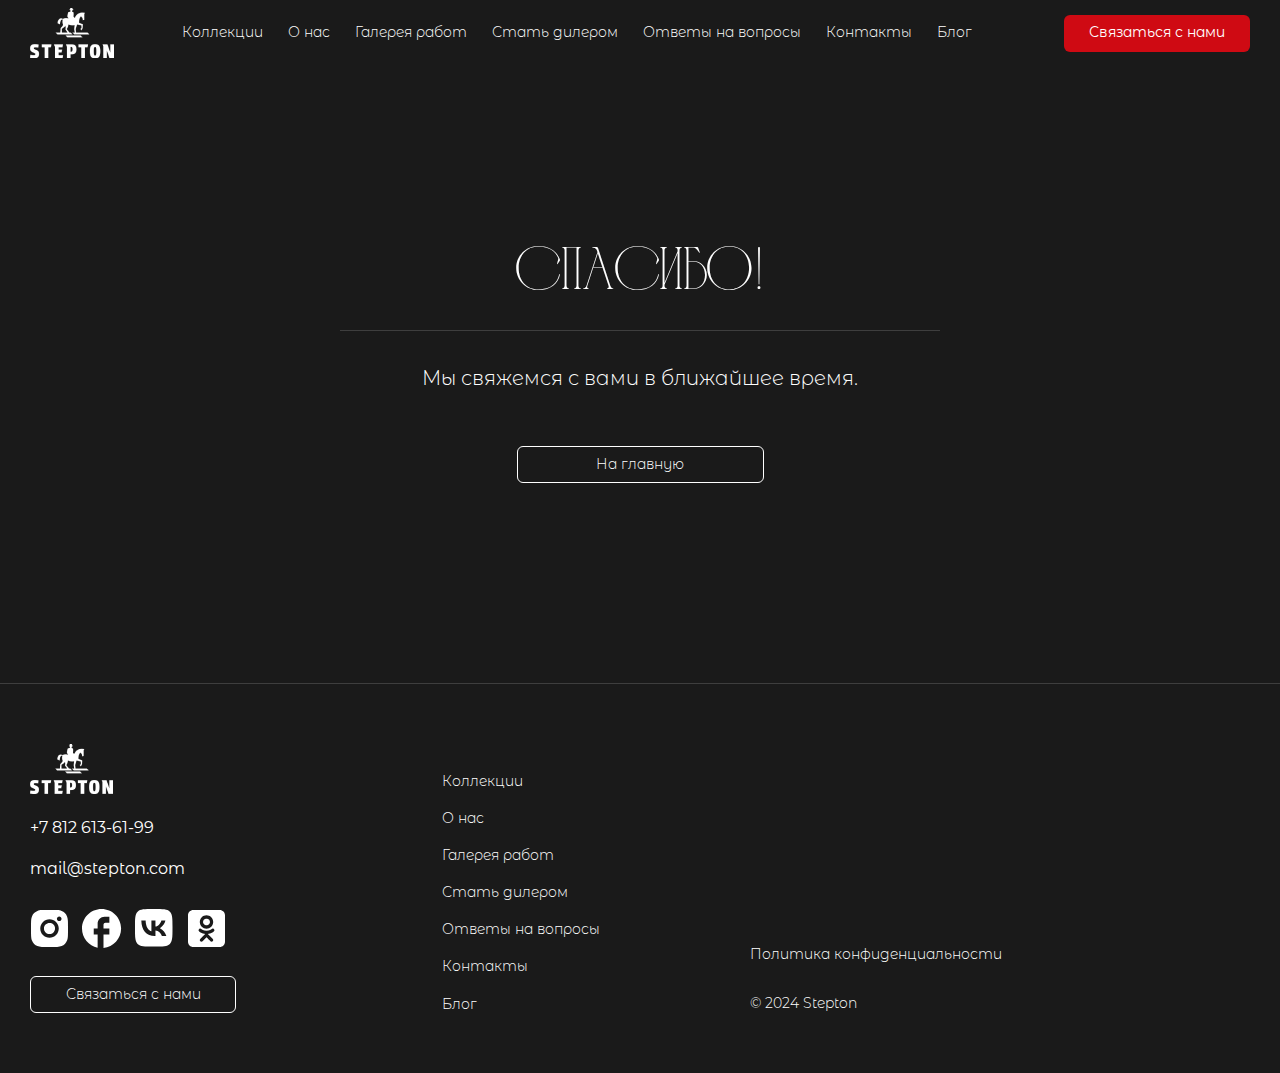
<file: thank_you_page.html>
<!DOCTYPE html>
<html lang="ru">
  <head>
    <meta charset="utf-8">
    <meta http-equiv="X-UA-Compatible" content="IE=edge">
    <meta name="viewport" content="width=device-width, initial-scale=1">
    <title></title>

    <!-- CSS -->

    <link href="css/main.css" rel="stylesheet">
    <link href="css/media.css" rel="stylesheet">
    <link href="slick/slick.css" rel="stylesheet">
    <link href="slick/slick-theme.css" rel="stylesheet">
    <link rel="preconnect" href="https://fonts.googleapis.com">
    <link rel="preconnect" href="https://fonts.gstatic.com" crossorigin>
    <link href="https://fonts.googleapis.com/css2?family=Montserrat+Alternates:ital,wght@0,100;0,200;0,300;0,400;0,500;0,600;0,700;0,800;0,900;1,100;1,200;1,300;1,400;1,500;1,600;1,700;1,800;1,900&display=swap" rel="stylesheet">
    <link href="https://fonts.cdnfonts.com/css/mirra-auriolic" rel="stylesheet">
  </head>

  
  <body>


    <nav class="mt-mobile nav-open">
      <div class="mt-munu-mb">
        <div class="header_nav header_nav_burger">
              <ul>
                <li>
                  <a href="#">
                    Коллекции
                  </a>
                </li>
                <li>
                  <a href="#">
                    О нас
                  </a>
                </li>
                <li>
                  <a href="#">
                    Галерея работ
                  </a>
                </li>
                <li>
                  <a href="#">
                    Стать дилером
                  </a>
                </li>
                <li>
                  <a href="#">
                    Ответы на вопросы
                  </a>
                </li>
                <li>
                  <a href="#">
                    Контакты
                  </a>
                </li>
                <li>
                  <a href="#">
                    Блог
                  </a>
                </li>
              </ul>
        </div>
        <div class="burger_links">
          <ul>
            <li>
              <a href="#">
                +7 812 613-61-99
              </a>
            </li>
            <li>
              <a href="#">
                mail@stepton.com
              </a>
            </li>
          </ul>
        </div>
        <div class="burger_social">
          <ul>
            <li>
              <a href="#">
                <svg width="40" height="40" viewBox="0 0 40 40" fill="none" xmlns="http://www.w3.org/2000/svg">
                <path d="M21.4024 2C23.4836 2.00555 24.5399 2.01665 25.4519 2.04255L25.8108 2.0555C26.2252 2.0703 26.634 2.0888 27.128 2.111C29.0963 2.20349 30.4394 2.51429 31.6178 2.97123C32.8388 3.44112 33.8674 4.0775 34.8959 5.10422C35.837 6.02871 36.5649 7.14745 37.0289 8.38235C37.4859 9.56077 37.7967 10.9038 37.8892 12.874C37.9114 13.3661 37.9299 13.775 37.9447 14.1912L37.9558 14.5501C37.9835 15.4603 37.9946 16.5166 37.9983 18.5978L38.0002 19.9779V22.4013C38.0047 23.7507 37.9905 25.1 37.9576 26.449L37.9465 26.8079C37.9317 27.2241 37.9132 27.633 37.891 28.1251C37.7985 30.0953 37.484 31.4365 37.0289 32.6168C36.5649 33.8517 35.837 34.9704 34.8959 35.8949C33.9714 36.8359 32.8527 37.5639 31.6178 38.0279C30.4394 38.4848 29.0963 38.7956 27.128 38.8881L25.8108 38.9436L25.4519 38.9547C24.5399 38.9806 23.4836 38.9936 21.4024 38.9973L20.0223 38.9991H17.6007C16.2507 39.0039 14.9007 38.9897 13.5511 38.9566L13.1923 38.9455C12.7531 38.9288 12.314 38.9097 11.8751 38.8881C9.90674 38.7956 8.56367 38.4848 7.3834 38.0279C6.14916 37.5636 5.03107 36.8357 4.10713 35.8949C3.1654 34.9706 2.43682 33.8518 1.97228 32.6168C1.51534 31.4383 1.20455 30.0953 1.11205 28.1251L1.05655 26.8079L1.0473 26.449C1.0132 25.1001 0.997781 23.7507 1.00105 22.4013V18.5978C0.995932 17.2484 1.0095 15.8991 1.04175 14.5501L1.0547 14.1912C1.0695 13.775 1.088 13.3661 1.1102 12.874C1.2027 10.9038 1.51349 9.56262 1.97043 8.38235C2.43605 7.14694 3.16591 6.02816 4.10898 5.10422C5.03239 4.16361 6.14982 3.4357 7.3834 2.97123C8.56367 2.51429 9.90489 2.20349 11.8751 2.111C12.3672 2.0888 12.7779 2.0703 13.1923 2.0555L13.5511 2.0444C14.9001 2.01153 16.2495 1.99735 17.5988 2.00185L21.4024 2ZM19.5006 11.2498C17.0474 11.2498 14.6947 12.2243 12.96 13.959C11.2254 15.6936 10.2508 18.0464 10.2508 20.4996C10.2508 22.9527 11.2254 25.3055 12.96 27.0401C14.6947 28.7748 17.0474 29.7493 19.5006 29.7493C21.9538 29.7493 24.3065 28.7748 26.0412 27.0401C27.7759 25.3055 28.7504 22.9527 28.7504 20.4996C28.7504 18.0464 27.7759 15.6936 26.0412 13.959C24.3065 12.2243 21.9538 11.2498 19.5006 11.2498ZM19.5006 14.9497C20.2294 14.9496 20.9511 15.093 21.6245 15.3718C22.2979 15.6506 22.9098 16.0593 23.4252 16.5746C23.9407 17.0898 24.3496 17.7016 24.6286 18.3749C24.9076 19.0482 25.0513 19.7698 25.0514 20.4986C25.0515 21.2274 24.9081 21.9492 24.6293 22.6225C24.3505 23.2959 23.9418 23.9078 23.4265 24.4232C22.9113 24.9387 22.2995 25.3476 21.6262 25.6266C20.9529 25.9056 20.2313 26.0493 19.5025 26.0494C18.0305 26.0494 16.6189 25.4647 15.5781 24.4239C14.5373 23.3831 13.9526 21.9715 13.9526 20.4996C13.9526 19.0276 14.5373 17.616 15.5781 16.5752C16.6189 15.5344 18.0305 14.9497 19.5025 14.9497M29.2147 8.47484C28.6014 8.47484 28.0132 8.71847 27.5796 9.15214C27.1459 9.58581 26.9023 10.174 26.9023 10.7873C26.9023 11.4006 27.1459 11.9888 27.5796 12.4224C28.0132 12.8561 28.6014 13.0997 29.2147 13.0997C29.828 13.0997 30.4162 12.8561 30.8499 12.4224C31.2835 11.9888 31.5272 11.4006 31.5272 10.7873C31.5272 10.174 31.2835 9.58581 30.8499 9.15214C30.4162 8.71847 29.828 8.47484 29.2147 8.47484Z" fill="white"/>
                </svg>
              </a>
            </li>
            <li>
              <a href="#">
                <svg width="40" height="40" viewBox="0 0 40 40" fill="none" xmlns="http://www.w3.org/2000/svg">
                <path d="M39.0977 20.5489C39.0977 9.75789 30.3398 1 19.5489 1C8.75789 1 0 9.75789 0 20.5489C0 30.0105 6.72481 37.8887 15.6391 39.7068V26.4135H11.7293V20.5489H15.6391V15.6617C15.6391 11.8887 18.7083 8.81955 22.4812 8.81955H27.3684V14.6842H23.4586C22.3835 14.6842 21.5038 15.5639 21.5038 16.6391V20.5489H27.3684V26.4135H21.5038V40C31.3759 39.0226 39.0977 30.6947 39.0977 20.5489Z" fill="white"/>
                </svg>
              </a>
            </li>
            <li>
              <a href="#">
                <svg width="40" height="40" viewBox="0 0 40 40" fill="none" xmlns="http://www.w3.org/2000/svg">
                <path d="M3.625 3.625C1 6.275 1 10.5125 1 19V20.5C1 28.975 1 33.2125 3.625 35.875C6.275 38.5 10.5125 38.5 19 38.5H20.5C28.975 38.5 33.2125 38.5 35.875 35.875C38.5 33.225 38.5 28.9875 38.5 20.5V19C38.5 10.525 38.5 6.2875 35.875 3.625C33.225 1 28.9875 1 20.5 1H19C10.525 1 6.2875 1 3.625 3.625ZM7.325 12.4125H11.625C11.7625 19.5625 14.9125 22.5875 17.4125 23.2125V12.4125H21.45V18.575C23.9125 18.3125 26.5125 15.5 27.3875 12.4H31.4125C31.0841 14.0046 30.4284 15.5243 29.4864 16.8642C28.5444 18.2041 27.3363 19.3354 25.9375 20.1875C27.4988 20.9643 28.8777 22.0634 29.983 23.4122C31.0884 24.7611 31.8951 26.329 32.35 28.0125H27.9125C26.9625 25.05 24.5875 22.75 21.45 22.4375V28.0125H20.95C12.4 28.0125 7.525 22.1625 7.325 12.4125Z" fill="white"/>
                </svg>
              </a>
            </li>
            <li>
              <a href="#">
                <svg width="40" height="40" viewBox="0 0 40 40" fill="none" xmlns="http://www.w3.org/2000/svg">
                <path d="M20.5 10.6801C20.0539 10.6578 19.608 10.7263 19.1892 10.8816C18.7704 11.037 18.3876 11.2758 18.064 11.5836C17.7404 11.8914 17.4827 12.2618 17.3066 12.6722C17.1306 13.0827 17.0398 13.5247 17.0398 13.9713C17.0398 14.4179 17.1306 14.8599 17.3066 15.2704C17.4827 15.6809 17.7404 16.0512 18.064 16.3591C18.3876 16.6669 18.7704 16.9057 19.1892 17.061C19.608 17.2163 20.0539 17.2849 20.5 17.2625C20.9461 17.2849 21.392 17.2163 21.8108 17.061C22.2296 16.9057 22.6124 16.6669 22.936 16.3591C23.2596 16.0512 23.5173 15.6809 23.6934 15.2704C23.8694 14.8599 23.9602 14.4179 23.9602 13.9713C23.9602 13.5247 23.8694 13.0827 23.6934 12.6722C23.5173 12.2618 23.2596 11.8914 22.936 11.5836C22.6124 11.2758 22.2296 11.037 21.8108 10.8816C21.392 10.7263 20.9461 10.6578 20.5 10.6801ZM33.7143 2H7.28571C4.37031 2 2 4.37031 2 7.28571V33.7143C2 36.6297 4.37031 39 7.28571 39H33.7143C36.6297 39 39 36.6297 39 33.7143V7.28571C39 4.37031 36.6297 2 33.7143 2ZM20.5 7.27746C22.2753 7.27746 23.9779 7.9827 25.2333 9.23804C26.4886 10.4934 27.1939 12.196 27.1939 13.9713C27.1939 15.7466 26.4886 17.4492 25.2333 18.7046C23.9779 19.9599 22.2753 20.6652 20.5 20.6652C18.7247 20.6652 17.0221 19.9599 15.7667 18.7046C14.5114 17.4492 13.8061 15.7466 13.8061 13.9713C13.8061 12.196 14.5114 10.4934 15.7667 9.23804C17.0221 7.9827 18.7247 7.27746 20.5 7.27746ZM25.3975 21.1772C26.785 20.0871 27.8339 20.723 28.2138 21.4746C28.858 22.796 28.123 23.4319 26.4382 24.5304C25.0259 25.4306 23.0768 25.7857 21.7967 25.9179L22.8703 26.9833L26.8098 30.9228C28.2469 32.4011 25.9013 34.7054 24.4478 33.2848C23.4567 32.2772 22.0114 30.8319 20.5083 29.3288L16.5687 33.2848C15.1069 34.7054 12.7696 32.3763 14.2232 30.9228L15.2556 29.8904C16.1145 29.0315 17.1221 28.0156 18.1627 26.9833L19.2281 25.9179C17.9563 25.7857 15.9824 25.4471 14.5536 24.5304C12.877 23.4319 12.1337 22.8042 12.7862 21.4746C13.1661 20.723 14.215 20.0871 15.6025 21.1772C15.6025 21.1772 17.4772 22.6638 20.5 22.6638C23.5228 22.6638 25.3975 21.1772 25.3975 21.1772Z" fill="white"/>
                </svg>
              </a>
            </li>
          </ul>
        </div>
        <div class="burger_button">
          <button>
            Связаться с нами
          </button>
        </div>
      </div>
    </nav>
    
    <div class="relative">
      <div class="burger">
              <i>
                <svg width="50" height="50" viewBox="0 0 50 50" fill="none" xmlns="http://www.w3.org/2000/svg">
                <path d="M8.59375 14.8438H41.4062M8.59375 25H41.4062M8.59375 35.1562H41.4062" stroke="white" stroke-width="4.6875" stroke-miterlimit="10" stroke-linecap="round"/>
                </svg>
              </i>
              <i>
                <svg width="38" height="38" viewBox="0 0 38 38" fill="none" xmlns="http://www.w3.org/2000/svg">
                <path d="M28.5 9.5L9.5 28.5" stroke="white" stroke-width="4" stroke-linecap="round" stroke-linejoin="round"/>
                <path d="M9.5 9.5L28.5 28.5" stroke="white" stroke-width="4" stroke-linecap="round" stroke-linejoin="round"/>
                </svg>
              </i> 
      </div>
      <header class="header">
        <div class="container">
          <div class="header_wrap">
            <div class="header_logo">
              <a href="#">
                <img src="images/header_logo.png" alt="">
              </a>
            </div>
            <div class="header_nav">
              <ul>
                <li>
                  <a href="#">
                    Коллекции
                  </a>
                </li>
                <li>
                  <a href="#">
                    О нас
                  </a>
                </li>
                <li>
                  <a href="#">
                    Галерея работ
                  </a>
                </li>
                <li>
                  <a href="#">
                    Стать дилером
                  </a>
                </li>
                <li>
                  <a href="#">
                    Ответы на вопросы
                  </a>
                </li>
                <li>
                  <a href="#">
                    Контакты
                  </a>
                </li>
                <li>
                  <a href="#">
                    Блог
                  </a>
                </li>
              </ul>
            </div>
            <div class="header_button">
              <button>
                Связаться с нами
              </button>
            </div>
          </div>
        </div>
      </header>
    </div>

    
    <section class="thank">
      <div class="container">
        <h1>
          Спасибо!
        </h1>
        <div class="thank_restagle"></div>
        <p>
          Мы свяжемся с вами в ближайшее время.
        </p>
        <div class="thank_link">
          <a href="#">
            На главную
          </a>
        </div>
      </div>
    </section>
    
    <footer class="footer">
      <div class="container">
        <div class="footer_wrap">
          <div class="footer_block">
            <div class="footer_logo">
              <a href="#">
                <img src="images/footer_logo.png" alt="">
              </a>
            </div>
            <div class="footer_link">
              <ul>
                <li>
                  <a href="#">
                    +7 812 613-61-99
                  </a>
                </li>
                <li>
                  <a href="#">
                    mail@stepton.com
                  </a>
                </li>
              </ul>
            </div>
            <div class="footer_social">
              <ul>
                <li>
                  <a href="#">
                    <svg width="40" height="40" viewBox="0 0 40 40" fill="none" xmlns="http://www.w3.org/2000/svg">
                    <path d="M21.4024 2C23.4836 2.00555 24.5399 2.01665 25.4519 2.04255L25.8108 2.0555C26.2252 2.0703 26.634 2.0888 27.128 2.111C29.0963 2.20349 30.4394 2.51429 31.6178 2.97123C32.8388 3.44112 33.8674 4.0775 34.8959 5.10422C35.837 6.02871 36.5649 7.14745 37.0289 8.38235C37.4859 9.56077 37.7967 10.9038 37.8892 12.874C37.9114 13.3661 37.9299 13.775 37.9447 14.1912L37.9558 14.5501C37.9835 15.4603 37.9946 16.5166 37.9983 18.5978L38.0002 19.9779V22.4013C38.0047 23.7507 37.9905 25.1 37.9576 26.449L37.9465 26.8079C37.9317 27.2241 37.9132 27.633 37.891 28.1251C37.7985 30.0953 37.484 31.4365 37.0289 32.6168C36.5649 33.8517 35.837 34.9704 34.8959 35.8949C33.9714 36.8359 32.8527 37.5639 31.6178 38.0279C30.4394 38.4848 29.0963 38.7956 27.128 38.8881L25.8108 38.9436L25.4519 38.9547C24.5399 38.9806 23.4836 38.9936 21.4024 38.9973L20.0223 38.9991H17.6007C16.2507 39.0039 14.9007 38.9897 13.5511 38.9566L13.1923 38.9455C12.7531 38.9288 12.314 38.9097 11.8751 38.8881C9.90674 38.7956 8.56367 38.4848 7.3834 38.0279C6.14916 37.5636 5.03107 36.8357 4.10713 35.8949C3.1654 34.9706 2.43682 33.8518 1.97228 32.6168C1.51534 31.4383 1.20455 30.0953 1.11205 28.1251L1.05655 26.8079L1.0473 26.449C1.0132 25.1001 0.997781 23.7507 1.00105 22.4013V18.5978C0.995932 17.2484 1.0095 15.8991 1.04175 14.5501L1.0547 14.1912C1.0695 13.775 1.088 13.3661 1.1102 12.874C1.2027 10.9038 1.51349 9.56262 1.97043 8.38235C2.43605 7.14694 3.16591 6.02816 4.10898 5.10422C5.03239 4.16361 6.14982 3.4357 7.3834 2.97123C8.56367 2.51429 9.90489 2.20349 11.8751 2.111C12.3672 2.0888 12.7779 2.0703 13.1923 2.0555L13.5511 2.0444C14.9001 2.01153 16.2495 1.99735 17.5988 2.00185L21.4024 2ZM19.5006 11.2498C17.0474 11.2498 14.6947 12.2243 12.96 13.959C11.2254 15.6936 10.2508 18.0464 10.2508 20.4996C10.2508 22.9527 11.2254 25.3055 12.96 27.0401C14.6947 28.7748 17.0474 29.7493 19.5006 29.7493C21.9538 29.7493 24.3065 28.7748 26.0412 27.0401C27.7759 25.3055 28.7504 22.9527 28.7504 20.4996C28.7504 18.0464 27.7759 15.6936 26.0412 13.959C24.3065 12.2243 21.9538 11.2498 19.5006 11.2498ZM19.5006 14.9497C20.2294 14.9496 20.9511 15.093 21.6245 15.3718C22.2979 15.6506 22.9098 16.0593 23.4252 16.5746C23.9407 17.0898 24.3496 17.7016 24.6286 18.3749C24.9076 19.0482 25.0513 19.7698 25.0514 20.4986C25.0515 21.2274 24.9081 21.9492 24.6293 22.6225C24.3505 23.2959 23.9418 23.9078 23.4265 24.4232C22.9113 24.9387 22.2995 25.3476 21.6262 25.6266C20.9529 25.9056 20.2313 26.0493 19.5025 26.0494C18.0305 26.0494 16.6189 25.4647 15.5781 24.4239C14.5373 23.3831 13.9526 21.9715 13.9526 20.4996C13.9526 19.0276 14.5373 17.616 15.5781 16.5752C16.6189 15.5344 18.0305 14.9497 19.5025 14.9497M29.2147 8.47484C28.6014 8.47484 28.0132 8.71847 27.5796 9.15214C27.1459 9.58581 26.9023 10.174 26.9023 10.7873C26.9023 11.4006 27.1459 11.9888 27.5796 12.4224C28.0132 12.8561 28.6014 13.0997 29.2147 13.0997C29.828 13.0997 30.4162 12.8561 30.8499 12.4224C31.2835 11.9888 31.5272 11.4006 31.5272 10.7873C31.5272 10.174 31.2835 9.58581 30.8499 9.15214C30.4162 8.71847 29.828 8.47484 29.2147 8.47484Z" fill="white"/>
                    </svg>
                  </a>
                </li>
                <li>
                  <a href="#">
                    <svg width="40" height="40" viewBox="0 0 40 40" fill="none" xmlns="http://www.w3.org/2000/svg">
                    <path d="M39.0977 20.5489C39.0977 9.75789 30.3398 1 19.5489 1C8.75789 1 0 9.75789 0 20.5489C0 30.0105 6.72481 37.8887 15.6391 39.7068V26.4135H11.7293V20.5489H15.6391V15.6617C15.6391 11.8887 18.7083 8.81955 22.4812 8.81955H27.3684V14.6842H23.4586C22.3835 14.6842 21.5038 15.5639 21.5038 16.6391V20.5489H27.3684V26.4135H21.5038V40C31.3759 39.0226 39.0977 30.6947 39.0977 20.5489Z" fill="white"/>
                    </svg>
                  </a>
                </li>
                <li>
                  <a href="#">
                    <svg width="40" height="40" viewBox="0 0 40 40" fill="none" xmlns="http://www.w3.org/2000/svg">
                    <path d="M3.625 3.625C1 6.275 1 10.5125 1 19V20.5C1 28.975 1 33.2125 3.625 35.875C6.275 38.5 10.5125 38.5 19 38.5H20.5C28.975 38.5 33.2125 38.5 35.875 35.875C38.5 33.225 38.5 28.9875 38.5 20.5V19C38.5 10.525 38.5 6.2875 35.875 3.625C33.225 1 28.9875 1 20.5 1H19C10.525 1 6.2875 1 3.625 3.625ZM7.325 12.4125H11.625C11.7625 19.5625 14.9125 22.5875 17.4125 23.2125V12.4125H21.45V18.575C23.9125 18.3125 26.5125 15.5 27.3875 12.4H31.4125C31.0841 14.0046 30.4284 15.5243 29.4864 16.8642C28.5444 18.2041 27.3363 19.3354 25.9375 20.1875C27.4988 20.9643 28.8777 22.0634 29.983 23.4122C31.0884 24.7611 31.8951 26.329 32.35 28.0125H27.9125C26.9625 25.05 24.5875 22.75 21.45 22.4375V28.0125H20.95C12.4 28.0125 7.525 22.1625 7.325 12.4125Z" fill="white"/>
                    </svg>
                  </a>
                </li>
                <li>
                  <a href="#">
                    <svg width="40" height="40" viewBox="0 0 40 40" fill="none" xmlns="http://www.w3.org/2000/svg">
                    <path d="M20.5 10.6801C20.0539 10.6578 19.608 10.7263 19.1892 10.8816C18.7704 11.037 18.3876 11.2758 18.064 11.5836C17.7404 11.8914 17.4827 12.2618 17.3066 12.6722C17.1306 13.0827 17.0398 13.5247 17.0398 13.9713C17.0398 14.4179 17.1306 14.8599 17.3066 15.2704C17.4827 15.6809 17.7404 16.0512 18.064 16.3591C18.3876 16.6669 18.7704 16.9057 19.1892 17.061C19.608 17.2163 20.0539 17.2849 20.5 17.2625C20.9461 17.2849 21.392 17.2163 21.8108 17.061C22.2296 16.9057 22.6124 16.6669 22.936 16.3591C23.2596 16.0512 23.5173 15.6809 23.6934 15.2704C23.8694 14.8599 23.9602 14.4179 23.9602 13.9713C23.9602 13.5247 23.8694 13.0827 23.6934 12.6722C23.5173 12.2618 23.2596 11.8914 22.936 11.5836C22.6124 11.2758 22.2296 11.037 21.8108 10.8816C21.392 10.7263 20.9461 10.6578 20.5 10.6801ZM33.7143 2H7.28571C4.37031 2 2 4.37031 2 7.28571V33.7143C2 36.6297 4.37031 39 7.28571 39H33.7143C36.6297 39 39 36.6297 39 33.7143V7.28571C39 4.37031 36.6297 2 33.7143 2ZM20.5 7.27746C22.2753 7.27746 23.9779 7.9827 25.2333 9.23804C26.4886 10.4934 27.1939 12.196 27.1939 13.9713C27.1939 15.7466 26.4886 17.4492 25.2333 18.7046C23.9779 19.9599 22.2753 20.6652 20.5 20.6652C18.7247 20.6652 17.0221 19.9599 15.7667 18.7046C14.5114 17.4492 13.8061 15.7466 13.8061 13.9713C13.8061 12.196 14.5114 10.4934 15.7667 9.23804C17.0221 7.9827 18.7247 7.27746 20.5 7.27746ZM25.3975 21.1772C26.785 20.0871 27.8339 20.723 28.2138 21.4746C28.858 22.796 28.123 23.4319 26.4382 24.5304C25.0259 25.4306 23.0768 25.7857 21.7967 25.9179L22.8703 26.9833L26.8098 30.9228C28.2469 32.4011 25.9013 34.7054 24.4478 33.2848C23.4567 32.2772 22.0114 30.8319 20.5083 29.3288L16.5687 33.2848C15.1069 34.7054 12.7696 32.3763 14.2232 30.9228L15.2556 29.8904C16.1145 29.0315 17.1221 28.0156 18.1627 26.9833L19.2281 25.9179C17.9563 25.7857 15.9824 25.4471 14.5536 24.5304C12.877 23.4319 12.1337 22.8042 12.7862 21.4746C13.1661 20.723 14.215 20.0871 15.6025 21.1772C15.6025 21.1772 17.4772 22.6638 20.5 22.6638C23.5228 22.6638 25.3975 21.1772 25.3975 21.1772Z" fill="white"/>
                    </svg>
                  </a>
                </li>
              </ul>
            </div>
            <div class="footer_button">
              <button>
                Связаться с нами
              </button>
            </div>
          </div>
          <div class="footer_block">
            <div class="footer_nav">
              <ul>
                <li>
                  <a href="#">
                    Коллекции
                  </a>
                </li>
                <li>
                  <a href="#">
                    О нас
                  </a>
                </li>
                <li>
                  <a href="#">
                    Галерея работ
                  </a>
                </li>
                <li>
                  <a href="#">
                    Стать дилером
                  </a>
                </li>
                <li>
                  <a href="#">
                    Ответы на вопросы
                  </a>
                </li>
                <li>
                  <a href="#">
                    Контакты
                  </a>
                </li>
                <li>
                  <a href="#">
                    Блог
                  </a>
                </li>
              </ul>
            </div>
          </div>
          <div class="footer_block">
            <div class="footer_politica">
              <a href="#">
                Политика конфиденциальности
              </a>
            </div>
            <div class="footer_title">
              <p>
                © 2024 Stepton
              </p>
            </div>
          </div>
        </div>
      </div>
    </footer>
   

    <script src='https://ajax.googleapis.com/ajax/libs/jquery/3.2.1/jquery.min.js'></script>
    <script type="text/javascript" src="js/main.js"></script>
    <script type="text/javascript" src="slick/slick.min.js"></script>
  </body>

  
</html>
</file>
<file: css/main.css>
@font-face {
  font-family: 'mirra';
  src:url('../fonts/mirra.otf?-kwf309');
  src:url('../fonts/mirra.otf?#iefix-kwf309') format('embedded-opentype'),
    url('../fonts/mirra.otf?-kwf309') format('woff'),
    url('../fonts/mirra.otf?-kwf309') format('truetype'),
    url('../fonts/mirra.otf?-kwf309#AA-Regular') format('svg');
  font-weight: normal;
  font-style: normal;
} 


* {
  box-sizing: border-box;
}

*::before,
*::after {
  box-sizing: border-box;

}

:hover {
  transition: 0.3s;
}

body {
  font-family: "Montserrat Alternates", sans-serif;
  font-style: normal;
  font-weight: 300;
  margin: 0;
  background: #1A1A1A;
  color: #fff;
  font-size: 14px;
  line-height: 19.6px;
}

img {
  max-width: 100%;
}

input:focus {
  
  outline:none;
}

textarea:focus {
  outline: none;
}

textarea {
  font: inherit;
  border: none;
}

input {
  font: inherit;
  border: none;
}

button {
  font: inherit;
  padding: 0;
  cursor: pointer;
  border: none;
  background: none;
}

a {
  font: inherit;
  text-decoration: none;
}

a:hover {
  transition: 0.3s;
}

button:hover {
  transition: 0.3s;
}

svg {
  transition: 0.3s;
}

p {
  padding: 0;
  margin: 0;
}

h1, h2, h3, h4 {
  margin: 0;
  padding: 0;
  font-weight: normal;
  font-family: inherit;
  font-size: inherit;
}

ul, ol {
  list-style: none;
  margin: 0;
  padding: 0;
}

.clear {clear:both;}

.container {
  padding: 0 10px;
  max-width: 1240px;
  margin: 0 auto;
}

/*header*/

.header {
  padding: 8px 0;
  background: #1A1A1A;
}

.header_wrap {
  display: flex;
  align-items: center;
  justify-content: space-between;
}

.header_logo a {
  display: flex;
}

.header_nav ul {
  display: flex;
}

.header_nav ul li {
  display: flex;
  padding: 0 25px 0 0;
}

.header_nav ul li:lst-child {
  padding: 0;
}

.header_nav ul li a {
  display: inline-block;
  font-size: 14px;
  line-height: 17.07px;
  color: #fff;
}

.header_nav ul li a:hover {
  color: #CF0A13;
}

.header_button button {
  width: 186px;
  height: 37px;
  background: #CF0A13;
  border-radius: 6px;
  font-size: 14px;
  font-weight: 400;
  line-height: 17.07px;
  color: #fff;
}

.header_button button:hover {
  background: #F7323B;
}

/*BURGER*/

.mt-munu-mb {
  
}


.body-open {
  position: relative;
}



.burger {
  position: absolute;
  top: 0;
  right: 4px;
  display: none !important;
  color: #23f0ff;
  cursor: pointer;
  z-index: 12;
  display: flex;
}
.burger i:nth-of-type(1) {
  display: block;
}
.burger i:nth-of-type(2) {
  margin: 6px 6px 0 0;
  display: none;
}
.burger.burger-open {
  color: #2a3255;
}
.burger.burger-open i:nth-of-type(1) {
  display: none;
}
.burger.burger-open i:nth-of-type(2) {

  display: block;
}

.body-open:before {
  position: absolute;
  content: '';
  top: 0;
  right: 0;
  left: 0;
  bottom: 0;
  background: rgba(0, 0, 0, 0.7);
}

.mt-mobile {
  overflow: auto;
  position: absolute;
  top: 50px;
  z-index: 11;
  right: 0;
  background: #1A1A1A;
  width: 246px;
  height: auto;
  padding: 20px 20px;
  max-width: 100%;
  transition: 0.5s ease all;
  clip-path: circle(200%);
  border-top: 1px solid #3E3E3E;
}


.mt-mobile.nav-open {
  clip-path: circle(0 at 100% 0);
  z-index: -1;
}

.burger i svg {

}

.relative {
  position: relative;
}

.burger_links {
  padding: 40px 0 0 0;
}

.burger_links ul li {
  padding: 0 0 20px 0;
  display: flex;
  justify-content: flex-end;
}

.burger_links ul li:last-child {
  padding: 0;
}

.burger_links ul li a {
  font-size: 16px;
  font-weight: 400;
  line-height: 20.8px;
  color: #fff;
  display: inline-block;
}

.burger_links ul li a:hover {
  text-decoration: underline;
}

.burger_social {
  padding: 30px 0 0 0;
}

.burger_social ul {
  display: flex;
}

.burger_social ul li {
  display: flex;
  padding: 0 12px 0 0;
}

.burger_social ul li:last-child {
  padding: 0;
}

.burger_social ul li a {
  display: flex;
}

.burger_social ul li a:hover svg path {
  fill: #CF0A13;
}

.burger_button {
  padding: 30px 0 0 0;
}

.burger_button button {
  width: 100%;
  height: 37px;
  border: 1px solid #fff;
  border-radius: 6px;
  font-size: 14px;
  font-weight: 300;
  line-height: 17.07px;
  color: #fff;
}

.burger_button button:hover {
  background: #fff;
  color: #1A1A1A;
}

/*one*/

.one {
  background: url(../images/one.png) 0 0 no-repeat;
  background-size: cover;
  height: 718px;
  padding: 158px 0 0 0;
}

.one h1 {
  font-family: 'mirra';
  font-size: 70px;
  line-height: 77px;
  text-align: center;
}

.one p {
  margin-top: 30px;
  font-size: 20px;
  line-height: 26px;
  text-align: center;
}

.one_wrap {
  display: flex;
  align-items: center;
  justify-content: center;
  padding: 40px 0 0 0;
}

.one_block {
  padding: 0 30px 0 0;
}

.one_block:last-child {
  padding: 0;
}

.one_link a {
  width: 247px;
  height: 37px;
  display: flex;
  align-items: center;
  justify-content: center;
  border: 1px solid #FFFFFF;
  border-radius: 6px;
  font-size: 14px;
  line-height: 17.07px;
  color: #fff;
}

.one_link a:hover {
  background: #fff;
  color: #1A1A1A;
}

.one_link button {
  width: 247px;
  height: 37px;
  display: flex;
  align-items: center;
  justify-content: center;
  border: 1px solid #FFFFFF;
  border-radius: 6px;
  font-size: 14px;
  line-height: 17.07px;
  color: #fff;
}

.one_link button:hover {
  background: #fff;
  color: #1A1A1A;
}

/*two*/

.two {
  padding: 100px 0 0 0;
}

section h2 {
  font-family: 'mirra';
  font-size: 52px;
  font-weight: 400;
  line-height: 57.2px;
  display: flex;
  align-items: center;
  text-transform: uppercase;
}

.top {
  display: flex;
  align-items: center;
  justify-content: space-between;
}

.restagle {
  width: 500px;
  height: 1px;
  background: #484848;
}

.two_relative {
  position: relative;
}

.two_restagle {
  position: absolute;
  width: 447px;
  height: 447px;
  border-radius: 6px;
  border: 1px solid #3E3E3E;
  left: -30px;
  bottom: -33px;
}

.two_wrap {
  display: flex;
  padding: 30px 0 0 0;
}

.two_block {
  width: 46%;
}

.two_img {
  display: flex;
  height: 100%;
  position: relative;
  overflow: hidden;
  border-radius: 6px;
}

.two_img img {
  width: 100%;
  height: 100%;
  object-fit: cover;
}

.two_absolute {
  position: absolute;
  width: 100%;
  bottom: 0;
  left: 0;
  padding: 20px 20px;
  background: #3E3E3E;
}

.two_absolute h3 {
  font-size: 24px;
  font-weight: 400;
  line-height: 31.2px;
  text-align: center;
}

.two_block:last-child {
  width: 54%;
  padding: 0 0 0 60px;
}

.two ul li {
  position: relative;
  padding: 0 0 20px 40px;
}

.two ul li:before {
  position: absolute;
  content: '';
  width: 30px;
  height: 30px;
  background: url(../images/two_bf.svg) 0 0 no-repeat;
  top: -1px;
  left: 0;
}

.two ul li h3 {
  font-size: 24px;
  font-weight: 300;
  line-height: 29.26px;
}

.two p {
  color: #A5A5A5;
}

.two ul div {
  padding: 0 0 43px 0;
}

.two ul div:last-child {
  padding: 0;
}

/*three*/

.three {
  padding: 133px 0 0 0;
}

.three_wrap {
  margin: 30px 0 0 0;
  background: linear-gradient(242.38deg, #5F5F5F -10.76%, #000000 129.27%);
  padding: 19px 30px 14px 40px;
  display: flex;
  align-items: center;
}

.three_block {
  width: 51.4%;
}

.three_block:last-child {
  width: 48.6%;
}

.three p {
  line-height: 18.2px;
}

.three ul {
  margin: -35px 0 0 -15px;
}

.three ul li {
  display: flex;
  align-items: center;
  justify-content: flex-end;
  padding: 0 0 12px 0;
}

.three ul li:last-child {
  padding: 0;
}

.three_restagle {
  padding: 0 12px 0 0;
  display: flex;
}

.three_img {
  display: flex;
}

.three ol {
    display: none;
}

/*four*/

.four {
  padding: 100px 0 0 0;
}

.four_inner {
  position: relative;
  z-index: 1;
  padding: 42px 0 0 0;
}

.four_block {
  padding: 0 0 20px 0;
}

.four_block:last-child {
  padding: 0;
}

.four_border {
  display: flex;
  border-radius: 6px;
  overflow: hidden;
}

.four_border_block {
  width: 50%;
}

.four_border_border {
  position: relative;
  background: linear-gradient(242.38deg, rgba(95, 95, 95, 1) 0%, rgba(0, 0, 0, 1) 100%);
  height: 400px;
  padding: 20px 20px;
}

.four_flex {
  display: flex;
  flex-wrap: wrap;
  align-content: space-between;
  height: 100%;
}

.four_top {
  width: 100%;
}

.four h3 {
  font-size: 24px;
  line-height: 29.26px;
  margin-bottom: 30px;
}

.four p {
  max-width: 437px;
}

.four_bottom {
  width: 100%;
  padding: 20px 0 0 0;
}

.four_link a {
  width: 244px;
  display: flex;
  align-items: center;
  justify-content: center;
  height: 37px;
  border-radius: 6px;
  border: 1px solid #fff;
  font-size: 14px;
  line-height: 17.07px;
  color: #fff;
}

.four_link a:hover {
  background: #fff;
  color: #1A1A1A;
}

.four_img {
  display: flex;
  height: 400px;
}

.four_img img {
  height: 100%;
  width: 100%;
  object-fit: cover;
}

.four_relative {
  position: relative;
}

.four_absolute {
  width: 447px;
  height: 640px;
  border: 1px solid #3E3E3E;
  border-radius: 6px;
  position: absolute;
  right: -30px;
  bottom: -30px;
}

/*five*/

.five {
  padding: 100px 0;
}

.five_wrap {
  display: flex;
  padding: 30px 0 0 0;
}

.five_block {
  width: 50%;
  margin: 0 20px 0 0;
}

.five_block:last-child {
  margin: 0;
}

.five_inner {
  padding: 44px 0 0 0;
  margin: 0 -10px;
  display: flex;
}

.five_inner_block {
  width: 25%;
  padding: 0 10px;
}

.five_inner_border {
  padding: 10px 10px 20px 10px;
  border-radius: 6px;
  border: 1px solid #3E3E3E;
}

.five p {
  color: #A5A5A5;
}

.five h3 {
  font-size: 70px;
  line-height: 91px;
  margin-bottom: 8px;
  text-align: center;
}

.five h4 {
  font-size: 17px;
  line-height: 22.1px;
  text-align: center;
}

/*six*/

.six {
  padding: 50px 0 60px 0;
  background: url(../images/six.png) 0 0 no-repeat;
  background-size: cover;
}

.six_wrap {
  display: flex;
  padding: 42px 0 0 0;
}

.six_block {
  width: 40.6%;
}

.six_border {
  background: rgba(62, 62, 62, 0.6);
  border-radius: 6px;
  padding: 20px 20px 15px 20px;
}

.six_block:last-child {
  width: 59.4%;
  padding: 0 0 0 120px;
}

.six_inner {
  display: flex;
  flex-wrap: wrap;
  margin: -50px -10px 0 -10px;
}

.six_inner_block {
  width: 50%;
  padding: 50px 10px 0 10px;
}

.six h3 {
  font-size: 50px;
  line-height: 65px;
  text-align: center;
  margin-bottom: 8px;
}

.six h4 {
  font-size: 17px;
  line-height: 22.1px;
  text-align: center;
}

/*seven*/

.seven {
  overflow: hidden;
  padding: 100px 0 120px 0;
}

.seven_wrap {
  position: relative;
  z-index: 1;
  padding: 26px 0 0 0;
  display: flex;
  flex-wrap: wrap;
}

.seven_img {
  display: flex;
  height: 100%;
  border-radius: 6px;
  overflow: hidden;
}

.seven_img img {
  width: 100%;
  height: 100%;
  object-fit: cover;
}


.seven_block {
  padding: 4px 2px 0 2px;
}

.seven_block:nth-child(1) {
  width: 24%;
}

.seven_block:nth-child(2) {
  width: 42%;
}

.seven_block:nth-child(3) {
  width: 34%;
}

.seven_block:nth-child(4) {
  width: 33%;
}

.seven_block:nth-child(5) {
  width: 25%;
}

.seven_block:nth-child(6) {
  width: 42%;
}

.seven_block:nth-child(7) {
  width: 42%;
}

.seven_block:nth-child(8) {
  width: 34%;
}

.seven_block:nth-child(9) {
  width: 24%;
}

.seven_block:nth-child(10) {
  width: 25%;
}

.seven_block:nth-child(11) {
  width: 33%;
}

.seven_block:nth-child(12) {
  width: 42%;
}

.seven_block:nth-child(13) {
  width: 42%;
}

.seven_block:nth-child(14) {
  width: 24%;
}

.seven_block:nth-child(15) {
  width: 34%;
}

.seven_block:nth-child(16) {
  width: 24%;
}

.seven_block:nth-child(17) {
  width: 42%;
}

.seven_block:nth-child(18) {
  width: 34%;
}

.seven_block:nth-child(19) {
  width: 33%;
}

.seven_block:nth-child(20) {
  width: 25%;
}

.seven_block:nth-child(21) {
  width: 42%;
}

.seven_slayder {
  height: 100%;
}

.seven_sl {
  height: 100%;
}

.seven_sl .slick-list {
  height: 100%;
}

.seven_sl .slick-track {
  height: 100%;
}

.seven_relative {
  position: relative;
}

.seven_absolute {
  width: 447px;
  height: 447px;
  border: 1px solid #3E3E3E;
  border-radius: 6px;
  position: absolute;
  right: -30px;
  bottom: -30px;
}

/*eight*/

.eight {
  padding: 100px 0;
  background: linear-gradient(242.38deg, #5F5F5F -10.76%, #000000 129.27%);
}

.eight_wrap {
  display: flex;
  padding: 30px 0 0 0;
}

.eight .restagle {
  background: #A5A5A5;
}

.eight_block {
  width: 50%;
  margin: 0 20px 0 0;
}

.eight_block:last-child {
  margin: 0;
}

.eight_inner {
  display: flex;
  flex-wrap: wrap;
  margin: -20px -10px 0 -10px;
}

.eight_inner_block {
  width: 50%;
  padding: 20px 10px 0 10px;
}

.eight_border {
  border: 1px solid #A5A5A5;
  border-radius: 6px;
  padding: 20px 20px;
  height: 212px;
}

.eight_flex {
  display: flex;
  flex-wrap: wrap;
  align-content: space-between;
  height: 100%;
}

.eight_number {
  display: flex;
  justify-content: flex-end;
  width: 100%;
}

.eight_bottom {
  width: 100%;
  padding: 20px 0 0 0;
}

.eight_buttons {
  padding: 0 0 0 10px;
  display: flex;
  width: 50%;
  margin: -37px 0 0 auto;
}

.eight_botton {
  width: 50%;
  margin: 0 20px 0 0;
}

.eight_botton:last-child {
  margin: 0;
}

.eight_botton button {
  width: 100%;
  height: 37px;
  border-radius: 6px;
  border: 1px solid #FFFFFF;
  background: #fff;
  font-size: 14px;
  font-weight: 300;
  line-height: 17.07px;
  color: #1A1A1A;
}

.eight_botton button:hover {
  background: none;
  color: #fff;
}

.eight_botton_color button {
  background: none;
  color: #fff;
}

.eight_botton_color button:hover {
  color: #1A1A1A;
  background: #fff;
}

/*nine*/

.nine {
  padding: 100px 0 0 0;
}

.accordion {
  margin: 0 0 0 0;
}

.accordion li {
  padding: 30px 0;
  border-bottom: 1px solid #3E3E3E;
}

.accordion li:first-child {
  padding: 0 0 30px 0;
}

.accordion .link {
  padding: 0;
  cursor: pointer;
  display: flex;
  align-items: center;
  justify-content: space-between;
  position: relative;
  -webkit-transition: all 0.4s ease;
  -o-transition: all 0.4s ease;
  transition: all 0.4s ease;
  font-size: 18px;
  line-height: 23.4px;
}

.accordion .link h3 {
  width: 90%;
  padding: 0 20px 0 0;
  font-size: 18px;
  line-height: 23.4px;
}

.accordion .link svg {
  transition: 0.3s;
  margin: 0 0 0 0;
  transform: rotate(0deg);
}

.accordion li.open .link svg {
  transition: 0.3s;
  transform: rotate(45deg);
}

.nine_content {
  padding: 30px 0 0 0;
  display: none;
  max-width: 597px;
}

.nine p {
  color: #A5A5A5;
}

.nine_wrap {
  position: relative;
  z-index: 1;
  display: flex;
  padding: 30px 0 0 0;
}

.nine_block {
  width: 58%;
}

.nine_border {
  padding: 30px 30px;
  border-radius: 6px;
  background: #3E3E3E;
  height: 100%;
}

.nine_img {
  display: flex;
  border-radius: 6px;
  overflow: hidden;
}

.nine_img img {
  width: 100%;
}

.nine_border h3 {
  margin-top: 30px;
  font-size: 18px;
  font-weight: 400;
  line-height: 23.4px;
  text-align: center;
}

.nine_block:last-child {
  width: 42%;
  padding: 0 0 0 60px;
}

.nine_relative {
  position: relative;
}

.nine_absolute {
  position: absolute;
  right: -30px;
  bottom: -30px;
  width: 459px;
  height: 280px;
  border-radius: 6px;
  border: 1px solid #3E3E3E;
}

/*ten*/

.ten {
  padding: 100px 0 0 0;
}

.ten_border {
  position: relative;
  margin: 30px 0 0 0;
  border: 1px solid #3E3E3E;
  border-radius: 6px;
  padding: 40px 40px;
}

.ten_wrap {
  display: flex;
}

.ten_block {
  width: 50%;
  margin: 0 20px 0 0;
}

.ten_block:last-child {
  margin: 0;
}

.ten_form_pd {
  padding: 0 0 20px 0;
}

.ten_form_pd:last-child {
  padding: 0;
}

.ten_form_input {
  font-size: 14px;
  font-weight: 300;
  line-height: 24px;
  color: #fff;
  margin: 0 0 0 0;
  width: 100%; 
  padding: 0 24px;
  height:64px; 
  background: #3E3E3E;
  border-bottom: none;
  box-sizing: border-box;
  border-radius: 6px;  
}


.ten_form_input::-webkit-input-placeholder {
 color: #AAAAAA;
}

.ten_form_input::-moz-placeholder {
  color: #AAAAAA;
}

.ten_form_input:-ms-input-placeholder {
  color: #AAAAAA;
}

.ten_form_input::placeholder {
  color: #AAAAAA;
}

.checkbox-main {
  align-items: center;
  display: flex;
  padding-left: 0;
  position: relative; 
}

.checkbox-main .checkbox {
  margin: 0 0 0 0;
  padding: 0;
  cursor: pointer;
  display: flex;
  align-items: center;
  height: 24px;
  width: 24px;
  border-radius: 2px;
  border: 1px solid #A5A5A5;
  -webkit-box-sizing: border-box;
  top: 0;
  left: 0;
  box-sizing: border-box;
}

.checkbox-main input[type="checkbox"] {
  width: 0;
  height: 0;
  opacity: 0;
  margin: 0;
}

.checkbox-main input[type="checkbox"]:checked ~ .checkbox {
  border: 1px solid #fff;
  background: #fff url(../images/chekbox_arrow.svg) 50% 50% no-repeat;
  box-sizing: border-box;
}


.ten .checkbox-main p {
  width: 95%;
  padding: 0 0 0 12px;
  line-height: 24px;
  color: #A5A5A5;
}

.ten_form button {
  border: 1px solid #fff;
  border-radius: 6px;
  width: 247px;
  height: 37px;
  font-size: 14px;
  font-weight: 300;
  line-height: 17.07px;
  color: #fff;
}

.ten_form button:hover {
  background: #fff;
  color: #1A1A1A;
}

.ten_absolute {
  width: 459px;
  height: 280px;
  border: 1px solid #3E3E3E;
  border-radius: 6px;
  bottom: -30px;
  left: -30px;
  padding: 58px 0 0 70px;
  position: absolute;
}

.ten_social ul {
  display: flex;
}

.ten_social ul li {
  display: flex;
  padding: 0 12px 0 0;
}

.ten_social ul li:last-child {
  padding: 0;
}

.ten_social ul li a {
  display: flex;
}

.ten_social ul li a:hover svg path {
  fill: #CF0A13;
}

.ten_link ul li {
  display: flex;
  padding: 25px 0 0 0;
}

.ten_link ul li a {
  display: inline-block;
  font-size: 24px;
  font-weight: 400;
  line-height: 31.2px;
  color: #fff;
}

.ten_link ul li a:hover {
  text-decoration: underline;
}

/*eleven*/

.eleven {
  padding: 100px 0 0 0;
}

.eleven_wrap {
  display: flex;
  flex-wrap: wrap;
  padding: 10px -10px 0 -10px;
}

.eleven_block {
  width: 33.3333333%;
  padding: 20px 10px 0 10px;
}

.eleven_border {
  border-radius: 6px;
  overflow: hidden;
}

.eleven_img {
  display: flex;
  height: 360px;
}

.eleven_img img {
  height: 100%;
  width: 100%;
  object-fit: cover;
}

.eleven_bg {
  height: 214px;
  padding: 20px 20px;
  background: linear-gradient(242.38deg, rgba(95, 95, 95, 1) 0%, rgba(0, 0, 0, 1) 100%);

}

.eleven_flex {
  display: flex;
  flex-wrap: wrap;
  align-content: space-between;
  height: 100%;
}

.eleven_top {
  width: 100%;
}

.eleven_link {
  width: 100%;
  padding: 12px 0 0 0;
}

.eleven_link a {
  display: flex;
  justify-content: center;
  align-items: center;
  height: 37px;
  width: 100%;
  border: 1px solid #fff;
  border-radius: 6px;
  font-size: 14px;
  font-weight: 300;
  line-height: 17.07px;
  color: #fff;
}

.eleven_link a:hover {
  background: #fff;
  color: #1A1A1A;
}

/*footer*/

.footer {
  padding: 60px 0;
  margin: 120px 0 0 0;
  border-top: 1px solid #3E3E3E;
}

.footer_wrap {
  display: flex;
  align-items: flex-end;
}

.footer_block:nth-child(1) {
  margin: 0 206px 0 0;
}

.footer_logo a {
  display: flex;
}

.footer_link {
  padding: 24px 0 0 0;
}

.footer_link ul li {
  display: flex;
  padding: 0 0 20px 0;
}

.footer_link ul li:last-child {
  padding: 0;
}

.footer_link ul li a {
  font-size: 16px;
  font-weight: 400;
  line-height: 20.8px;
  color: #fff;
  display: inline-block;
}

.footer_link ul li a:hover {
  text-decoration: underline;
}

.footer_social ul {
  display: flex;
  padding: 28px 0 0 0;
}

.footer_social ul li {
  display: flex;
  padding: 0 12px 0 0;
}

.footer_social ul li:last-child {
  padding: 0;
}

.footer_social ul li a {
  display: flex;
}

.footer_social ul li a:hover svg path {
  fill: #CF0A13;
}

.footer_button {
  padding: 28px 0 0 0;
}

.footer_button button {
  width: 206px;
  height: 37px;
  border-radius: 6px;
  border: 1px solid #fff;
  font-size: 14px;
  font-weight: 300;
  line-height: 17.07px;
  color: #fff;
}

.footer_button button:hover {
  background: #fff;
  color: #1A1A1A;
}

.footer_nav ul li {
  display: flex;
  padding: 0 0 20px 0;
}

.footer_nav ul li:last-child {
  padding: 0;
}

.footer_nav ul li a {
  display: inline-block;
  font-size: 14px;
  font-weight: 300;
  line-height: 17.07px;
  color: #fff;
}

.footer_nav ul li a:hover {
  color: #CF0A13;
}

.footer_block:nth-child(2) {
  margin: 0 150px 0 0;
}

.footer_politica a {
  display: inline-block;
  font-size: 14px;
  font-weight: 300;
  line-height: 18.2px;
  color: #fff;
}

.footer_politica a:hover {
  text-decoration: underline;
}

.footer_title {
  padding: 30px 0 0 0;
}

.footer p {
  line-height: 18.2px;
}

/*catalog*/

.catalog {
  height: 718px;
  padding: 180px 0 0 0;
  background: url(../images/catalog.png) 0 0 no-repeat;
  background-size: cover;
}

.catalog h1 {
  font-family: 'mirra';
  font-size: 70px;
  line-height: 77px;
  text-align: center;
  text-transform: uppercase;
}

.catalog ul {
  padding: 30px 0 0 0;
}

.catalog ul li {
  padding: 0 0 40px 0;
  display: flex;
  justify-content: center;
  align-items: center;
}

.catalog ul li:last-child {
  padding: 0;
}

.catalog ul li:before {
  content: '';
  background: url(../images/catalog_bf.svg) 0 0 no-repeat;
  width: 30px;
  height: 30px;
}

.catalog ul li p {
  padding: 0 0 0 10px;
  font-size: 24px;
  font-weight: 500;
  line-height: 29.26px;
}

.section_pd {
  padding: 0;
}

.seeds {
  padding: 36px 0 50px 0;
}

.seeds ul {
  flex-wrap: wrap;
  display: flex;
}

.seeds ul li {
  margin: 8px 0 0 0;
  display: flex;
  padding: 0 25px 0 0;
  position: relative;
}

.seeds ul li:last-child {
  padding: 0;
}

.seeds ul li:before {
  position: absolute;
  content: '·';
  font-size: 17px;
  font-weight: 400;
  line-height: 20.72px;
  color: #fff;
  top: 0;
  right: 10px;
}

.seeds ul li:last-child:before {
  display: none;
}

.seeds ul li a {
  font-size: 17px;
  font-weight: 400;
  line-height: 20.72px;
  display: inline-block;
  color: #fff;
}

.seeds ul li a:hover {
  text-decoration: underline;
}

.seeds ul li p {
  font-size: 17px;
  font-weight: 400;
  line-height: 20.72px;
  color: #CF0A13;
}

/*collection*/

.collection {
  height: 718px;
  padding: 180px 0 50px 0;
  background: url(../images/catalog.png) 0 0 no-repeat;
  background-size: cover;
}

.collection h1 {
  font-family: 'mirra';
  font-size: 70px;
  line-height: 77px;
  text-align: center;
  text-transform: uppercase;
}

.collection .container {
  height: 100%;
}

.collection_flex {
  display: flex;
  flex-wrap: wrap;
  align-content: space-between;
  height: 100%;
}

.collection_top {
  width: 100%;
}

.collection h3 {
  font-size: 20px;
  line-height: 26px;
  text-align: center;
  max-width: 735px;
  margin: 20px auto 0 auto;
}

.collection_wrap {
  width: 100%;
  display: flex;
}

.collection_block {
  width: 50%;
  margin: 0 20px 0 0;
}

.collection_block:last-child {
  margin: 0;
}

.collection h4 {
  font-size: 24px;
  line-height: 29.26px;
  position: relative;
  padding: 0 0 0 40px;
  margin-bottom: 20px;
}

.collection h4:before {
  position: absolute;
  content: '';
  width: 30px;
  height: 30px;
  top: -1px;
  left: 0;
  background: url(../images/catalog_bf.svg) 0 0 no-repeat;
}

.collection_c {
  margin: -20px 0 0 0;
}

.collection_c_wrap {
  display: flex;
  margin: 0 -10px;
}

.collection_c_block {
  width: 25%;
  padding: 0 10px;
}

.collection_c_border {
  height: 100%;
  background: #3E3E3E;
  padding: 0 20px 20px 20px;
  border-radius: 6px;
}

.accordion_collection {
  margin: 0 0 0 0;
}

.accordion_collection li {
  
}

.accordion_collection li:first-child {

}

.accordion_collection .link_collection {
  padding: 0;
  cursor: pointer;
  display: flex;
  align-items: center;
  justify-content: space-between;
  position: relative;
  -webkit-transition: all 0.4s ease;
  -o-transition: all 0.4s ease;
  transition: all 0.4s ease;
  font-size: 16px;
  font-weight: 500;
  line-height: 19.5px;
  padding: 20px 0 10px 0;
  border-bottom: 1px solid #AAAAAA;
}

.accordion_collection .link_collection p {
  width: 90%;
  padding: 0 0 0 0;
}

.accordion_collection .link_collection svg {
  transition: 0.3s;
  margin: 0 0 0 0;
  transform: rotate(0deg);
}

.accordion_collection li.open_collection .link_collection svg {
  transition: 0.3s;
  transform: rotate(180deg);
}

.collection_content {
  padding: 0 0 0 0;
  display: none;
}

.collection_chekbox {
  padding: 12px 0 0 0;
}

.checkbox-main_collection {
  align-items: center;
  display: flex;
  padding-left: 0;
  position: relative; 
}

.checkbox-main_collection .checkbox_collection {
  margin: 0 0 0 0;
  padding: 0;
  cursor: pointer;
  display: flex;
  align-items: center;
  height: 24px;
  width: 24px;
  border-radius: 4px;
  border: 2px solid #fff;
  -webkit-box-sizing: border-box;
  top: 0;
  left: 0;
  box-sizing: border-box;
}

.checkbox-main_collection input[type="radio"] {
  width: 0;
  height: 0;
  opacity: 0;
  margin: 0;
}

.checkbox-main_collection input[type="radio"]:checked ~ .checkbox_collection {
  background: #fff url(../images/chekbox_arrow.svg) 50% 50% no-repeat;
  box-sizing: border-box;
}


.collection_c .checkbox-main_collection p {
  width: 90%;
  padding: 0 0 0 16px;
  font-size: 17px;
  font-weight: 400;
  line-height: 20.72px;
}

.collection_c_block:last-child {
  width: 75%;
}

.collection_c_inner {
  display: flex;
  flex-wrap: wrap;
  margin: -20px -10px 0 -10px;
}

.collection_c_inner_block {
  width: 33.333333333%;
  padding: 20px 10px 0 10px;
}

.collection_c_inner_border {
  background: #3E3E3E;
  border-radius: 6px;
  padding: 20px 20px;
  height: 100%;
}

.collection_c_inner_img {
  position: relative;
  overflow: hidden;
  border-radius: 6px;
  height: 312px;
}

.collection_c_inner_img img {
  height: 100%;
  width: 100%;
  object-fit: cover;
}

.collection_c_inner_border h3 {
  font-size: 16px;
  font-weight: 500;
  line-height: 20.8px;
  margin-top: 12px;
}

.collection_c_inner_border ul {
  white-space: nowrap;
}

.collection_c_inner_border ul li {
  padding: 12px 0 0 0;
  display: flex;
  align-items: center;
  justify-content: space-between;
}

.collection_c_inner_border ul li p {
  font-size: 15px;
  line-height: 18.29px;
}

.collection_c_inner_border h4 {
  font-size: 20px;
  font-weight: 700;
  line-height: 24.38px;
}

.collection_c_inner_border h4 span {
  font-size: 15px;
  line-height: 18.29px;
}

.collection_c_inner_border a {
  margin: 12px 0 0 0;
  width: 100%;
  display: flex;
  justify-content: center;
  align-items: center;
  height: 37px;
  border: 1px solid #fff;
  border-radius: 6px;
  font-size: 14px;
  font-weight: 300;
  line-height: 17.07px;
  color: #fff;
}

.collection_c_inner_border a:hover {
  background: #fff;
  color: #1A1A1A;
}

.collection_heart {
  z-index: 1;
  position: absolute;
  top: 10px;
  left: 10px;
}

.checkbox-main2 {
  align-items: center;
  display: flex;
  padding-left: 0;
  position: relative; 
}

.checkbox-main2 .checkbox2 {
  margin: 0 0 0 0;
  padding: 0;
  cursor: pointer;
  display: flex;
  align-items: center;
  height: 30px;
  width: 30px;
  border-radius: 0;
  border: none;
  -webkit-box-sizing: border-box;
  top: 0;
  left: 0;
  box-sizing: border-box;
}

.checkbox-main2 input[type="checkbox"] {
  width: 0;
  height: 0;
  opacity: 0;
  margin: 0;
}

.checkbox-main2 input[type="checkbox"]:checked ~ .checkbox2 {
  box-sizing: border-box;
}

.checkbox-main2 input[type="checkbox"]:checked ~ .checkbox2 svg path {
  fill: #CF0A13;
  fill-opacity: 1;
}

.pagination {
  width: 75%;
  margin: 0 0 0 auto;
  display: flex;
  align-items: center;
  justify-content: space-between;
  padding: 50px 0 0 10px;
}

.pagination button {
  border: 1px solid #fff;
  width: 247px;
  height: 40px;
  border-radius: 6px;
  font-size: 16px;
  font-weight: 400;
  line-height: 19.5px;
  color: #fff;
}

.pagination button:hover {
  background: #fff;
  color: #1A1A1A;
}

.pagination ul {
  display: flex;
}

.pagination ul li {
  padding: 0 30px 0 0;
}

.pagination ul li:last-child {
  padding: 0;
}

.pagination ul li a {
  display: flex;
  font-size: 17px;
  font-weight: 400;
  line-height: 20.72px;
  color: #fff;
}

.pagination ul li a.active {
  color: #E31E27;
}

.pagination ul li a:hover svg path {
  stroke: #E31E27;
}

.pagination ul li p {
  display: flex;
  font-size: 17px;
  font-weight: 400;
  line-height: 20.72px;
  color: #fff;
}


.collection_mobile {
  display: none;
  position: relative;
}

.collection_mobile button {
  width: 100%;
  height: 50px;
  display: flex;
  align-items: center;
  justify-content: space-between;
  padding: 0 15px;
  border-radius: 6px;
  background: #3E3E3E;
  font-size: 14px;
  font-weight: 400;
  line-height: 17.07px;
  color: #fff;
}


@import url("https://netdna.bootstrapcdn.com/font-awesome/4.1.0/css/font-awesome.min.css");

.burger2 {
  cursor: pointer;
  display: block;
  content: "";
  font-size: 0px;
  user-select: none;
  position: absolute;
  top: 30px;
  left: unset;
  right: 0;
  width: 24px;
  height: 24px;
  background: none;
  z-index: 1;
  
}
.burger2:before {
  position: absolute;
  top: 50%;
  left: 0;
  width: 24px;
  height: 2px;
  background: #EF3E2C;
  top: -15px;
  content: "";
  transform: rotateZ(-45deg);
}
.burger2:after {
  position: absolute;
  top: 50%;
  left: 0;
  width: 24px;
  height: 2px;
  background: #EF3E2C;
  top: 15px;
  transform: rotateZ(45deg);
  content: "";
}

 .burger2.is-open {

  transition: all 0.25s linear;
  background: transparent;

}
.burger2.is-open:before {
  top: 10px;
  
  background:#EF3E2C;
}
.burger2.is-open:after {
  top: 10px;
  background:#EF3E2C;
  
}

.sliding-panel-content {
  position: absolute;
  top: 60px;
  right: auto;
  border-radius: 6px;
  left: 0px;
  height: auto;
  width: 100%;
  padding: 0 20px 20px 20px;
  -webkit-transform: translateY(-200%);
  -moz-transform: translateY(-200%);
  -ms-transform: translateY(-200%);
  -o-transform: translateY(-200%);
  transform: translateY(-200%);
  -webkit-transition: all 0.25s linear;
  -moz-transition: all 0.25s linear;
  transition: all 0.3s linear;
  background: #3E3E3E;
  background-size: cover;
  opacity: 0;
  z-index: -1;
  /*overflow: auto;*/
  -webkit-overflow-scrolling: touch;
}

.sliding-panel-content.is-visible {
  -webkit-transform: translateY(0);
  -moz-transform: translateY(0);
  -ms-transform: translateY(0);
  -o-transform: translateY(0);
  transform: translateY(0);
  opacity: 1;
  z-index: 12 !important;
  
}

.sliding-panel-fade-screen {
  position: fixed;
  top: 0;
  width: 100%;
  height: auto;
  left: 0px;
  right: 0;
  bottom: 0;
  -webkit-transition: all 0.15s ease-out 0s;
  -moz-transition: all 0.15s ease-out 0s;
  transition: all 0.15s ease-out 0s;
  opacity: 0;
  visibility: hidden;
  z-index: 11;
  background: none;
}
.sliding-panel-fade-screen.is-visible {
  opacity: 1;
  visibility: visible;
  background: rgba(0, 0, 0, 0.7);
}

body.is-visible {
  
}

.burger-box.is-open {
  z-index: 12;
  position: relative;
}

.collection_s {
  padding: 100px 0 0 0;
}

.collection_s_wrap {
  display: flex;
  margin: 10px -10px 0 -10px;
}

.collection_s_block {
  width: 25%;
  padding: 20px 10px 0 10px;
}

/*about*/

.five_about {
  padding: 0 0 100px 0;
}

/*thank_you_page*/

.thank {
  padding: 175px 0 80px 0;
}

.thank h1 {
  font-family: 'mirra';
  font-size: 60px;
  line-height: 66px;
  text-align: center;
  text-transform: uppercase;
}

.thank_restagle {
  max-width: 600px;
  height: 1px;
  background: #3E3E3E;
  margin: 23px auto 34px auto;
}

.thank p {
  font-size: 20px;
  line-height: 26px;
  text-align: center;
}

.thank_link {
  display: flex;
  justify-content: center;
  padding: 55px 0 0 0;
}

.thank_link a {
  display: flex;
  align-items: center;
  justify-content: center;
  width: 247px;
  height: 37px;
  border-radius: 6px;
  border: 1px solid #fff;
  font-size: 14px;
  font-weight: 300;
  line-height: 17.07px;
  color: #fff;
}

.thank_link a:hover {
  background: #fff;
  color: #1A1A1A;
}

/*instrukcia*/

.instrukcia h2 {
  max-width: 908px;
  margin-bottom: 10px;
}

.instrukcia p {
  color: #A5A5A5;
  margin-top: 20px;
}

.instrukcia p span {
  color: #fff;
  margin: 0 0 -10px 0;
  display: block;
}

.instrukcia ol {
  padding: 10px 0 0 20px;
}

.instrukcia ol li {
  padding: 10px 0 0 0;
  list-style: decimal;
  color: #A5A5A5;
}

.instrukcia ol li p {
  margin: 0;
}

.instrukcia ul {
  padding: 0 0 0 20px;
}

.instrukcia ul li {
  padding: 10px 0 0 0;
  list-style: disc;
  color: #A5A5A5;
}

.instrukcia ul li p {
  margin: 0;
}



.instrukcia_width {
  width: 50%;
}

.instrukcia_wrap {
  display: flex;
  padding: 60px 0 20px 0;
}

.instrukcia_block {
  width: 50%;
}

.instrukcia_img {
  border-radius: 6px 0 0 6px;
  overflow: hidden;
  display: flex;
}

.instrukcia_img img {
  width: 100%;
}

.instrukcia h3 {
  margin-top: 40px;
  font-size: 18px;
  line-height: 21.94px;
  text-transform: uppercase;
}

.instrukcia_border {
  padding: 64px 0 0 0;
  height: 100%;
  background: #3E3E3E;
  border-radius: 0 6px 6px 0;
}

.instrukcia h4 {
  font-size: 18px;
  line-height: 21.94px;
  position: relative;
  z-index: 1;
  margin-bottom: 10px;
  text-transform: uppercase;
  text-align: center;
}

.instrukcia_border ul {
  padding: 0;
}

.instrukcia_border ul li {
  padding: 10px 0 0 0;
  display: flex;
  align-items: center;
  justify-content: center;
}

.instrukcia_border ul li:before {
  content: '';
  width: 3px;
  height: 3px;
  border-radius: 50%;
  background: #fff;
}

.instrukcia_border ul li p {
  padding: 0 0 0 15px;
  margin: 0;
  line-height: 18.2px;
  color: #fff;
}

.instrukcia_flex {
  display: flex;
}

.instrukcia_flex_block {
  width: 50%;
  margin: 0 20px 0 0;
}

.instrukcia_flex_block:last-child {
  padding: 20px 0 0 0;
  margin: 0;
}

.instrukcia_bg {
  background: #3E3E3E;
  border-radius: 6px;
  height: 100%;
  padding: 20px 20px;
  display: flex;
  align-items: center;
  justify-content: center;
}

.instrukcia_bg p {
  max-width: 433px;
  margin: 0 auto;
  text-align: center;
  color: #fff;
}

.instrukcia_bg p span {
  margin: 0;
  font-weight: 500;
}

.instrukcia_mr {
  margin: 0 0 0 -20px;
}

.instrukcia_inner {
  display: flex;
  padding: 10px 0 10px 0;
  margin: 0 -5px;
}

.instrukcia_inner_block {
  width: 25%;
  padding: 10px 5px 0 5px;
}

.instrukcia_inner_img {
  display: flex;
  overflow: hidden;
  border-radius: 6px;
}

.instrukcia_inner_img img {
  width: 100%;
}

.instrukcia_background {
  margin: 40px 0 0 0;
  background: #3E3E3E;
  border-radius: 6px;
  padding: 30px 30px;
}

.instrukcia_background p {
  font-weight: 400;
  color: #fff;
  margin: 0;
  text-align: center;
}

.instrukcia_e_wrap {
  padding: 0 0 40px 0;
  width: 50%;
}

.instrukcia_e_img {
  display: flex;
  overflow: hidden;
  border-radius: 6px;
  width: fit-content;
}

.instrukcia_e_block {
  margin: 0 0 20px 0;
}

.instrukcia_e_block:last-child {
  margin: 0;
}

.instrukcia_e_mr {
  padding: 10px 0 10px 0;
  margin: 0 0 0 -20px;
}

.instrukcia_e_images {
  display: flex;
  overflow: hidden;
  border-radius: 6px;
  width: fit-content;
}

.instrukcia_e_inner {
  display: flex;
  margin: -10px -10px 0 -10px;
  flex-wrap: wrap;
}

.instrukcia_e_inner_block {
  width: 16.666666666%;
  padding: 10px 10px 0 10px;
}

/*item_page*/

.item h1 {
  font-family: 'mirra';
  font-size: 40px;
  line-height: 44px;
  text-transform: uppercase;
}

.item_wrap {
  display: flex;
  padding: 30px 0 0 0;
}

.item_block {
  width: 50%;
  margin: 0 20px 0 0;
}

.item_block:last-child {
  margin: 0;
}

.item h3 {
  font-size: 17px;
  font-weight: 700;
  line-height: 20.72px;
}

.item ul {
  margin: 20px 0 0 0;
  border: 1px solid #3E3E3E;
  border-radius: 6px;
}

.item ul li {
  display: flex;
  align-items: center;
  border-bottom: 1px solid #3E3E3E;
  padding: 8px 10px;
}

.item ul li p {
  width: 50%;
  font-size: 16px;
  font-weight: 400;
  line-height: 19.5px;
}

.item ul li p:last-child {
  text-align: right;
  padding: 0 0 0 0;
}

.item ul li p img {
  display: flex;
  margin: 0 0 0 auto;
}

.item ul li:last-child {
  border-bottom: none;
}

.item_flex {
  display: flex;
}

.item_flex_block {
  width: 50%;
  margin: 0 20px 0 0;
}

.item_flex_block:last-child {
  margin: 0;
}

.item ol li {
  padding: 0 0 12px 0;
}

.item ol li:last-child {
  padding: 0;
}

.item ol li p {
  font-size: 15px;
  line-height: 18.29px;
}

.item ol li p span {
  margin: 0 0 0 10px;
  font-weight: 700;
}

.item_drop {
  padding: 13px 0 0 0;
}



.dropdown {
  position: relative;
}

.dropdown__header {
  margin: 0 0 0 0;
  height: 44px;
  position: relative;
  display: flex;
  align-items: center;
  justify-content: space-between;
  width: 100%;
  padding: 0 40px 0 16px;
  background: none;
  border: 1px solid #fff;
  border-radius: 6px;
  box-sizing: border-box;
}

.dropdown__icon {
  position: absolute;
  top: 10px;
  right: 16px;
  display: flex;
}


.dropdown.is-expanded .dropdown__header .dropdown__icon svg {
  transform: rotate(180deg);
}
.dropdown.is-expanded .dropdown__header {
  
}

.dropdown.is-active .dropdown__header .dropdown__title {
  
}


.dropdown__header .dropdown__title {
  display: -webkit-box;
  /*vertical-align: middle;*/
  font-size: 16px;
  font-weight: 300;
  line-height: 19.5px;
  color: #fff;
  -webkit-line-clamp: 1;
  -webkit-box-orient: vertical;
  overflow: hidden;

}

.dropdown.is-active .dropdown__header .dropdown__title {
  opacity: 1;
}


.dropdown__container {
  z-index: 1;
  position: absolute;
  left: 0;
  bottom: -5px;
  width: 100%;
  height: 0;
  overflow: hidden;
}
.dropdown.is-expanded .dropdown__container {
  overflow: visible;
}
.dropdown__header + .dropdown__container {
  margin-top: 0;
}

ul.list {
  margin: 0;
}

ul.list li {
  border-bottom: none;
}

.list {
  margin: 0;
  white-space: nowrap;
  padding: 0 0;
  height: auto;
  width: 100%;
  display: inline-block;
  border: 1px solid #FFF !important;
  background-color: #1A1A1A;
  border-radius: 6px;
  overflow: auto;
  
}
.list__item {
  border-bottom: none;
  display: block;
}
.list__link,
.list__link:visited {
  display: flex;
  align-items: center;
  padding: 10px 16px;
  font-size: 16px;
  font-weight: 300;
  line-height: 19.5px;
  color: #fff;
}

.list__link:hover {
  color: #CF0A13;
}

.list .list__item {
  padding: 0 0;
  margin: 0 0;
  display: block;
}

.item_img {
  display: flex;
  border-radius: 6px;
  overflow: hidden;
  height: 357px;
}

.item_img img {
  width: 100%;
  height: 100%;
  object-fit: cover;
}

.item_slayder {
  position: relative;
  margin: 20px 0 0 0;
}

.item_pd {
  padding: 30px 0 0 0;
}

.item_img_hg {
  height: 350px;
}

.item_inner {
  margin: 0 -10px;
  display: flex;
}

.item_inner_block {
  padding: 0 10px;
  width: 50%;
}

.item_info {
  padding: 50px 0 0 0;
}


ul.tabs {
  margin: 0;
  padding: 0;
  display: flex;
  align-items: center;
  list-style: none;
  border: none;
}

ul.tabs li {
  margin: 0 20px 0 0;
  cursor: pointer;
  padding: 0 0;
  width: 289px;
  height: 50px;
  display: flex;
  align-items: center;
  justify-content: center;
  font-size: 14px;
  line-height: 17.07px;
  color: #fff;
  position: relative;
  border-radius: 6px;
  border: 1px solid #fff !important;
}

ul.tabs li:last-child {
  margin: 0;
}


ul.tabs li.active {
  color: #1A1A1A;
  background: #fff;
}

.tab_container {
  border-top: none;
  clear: both;
  width: 100%;
}

.tab_content {
  padding: 0 0 0 0;
  display: none;
}

.tab_drawer_heading { display: none; }

.item_info_title {
  padding: 30px 0 0 0;
}

.item_info_title p {
  font-size: 14px;
  font-weight: 400;
  line-height: 18.2px;
  color: #A5A5A5;
}
</file>
<file: css/media.css>
@media screen and (max-width: 1300px) {
	
}

@media screen and (max-width: 1250px){
	
}


/* стили для md-устройств */
@media screen and (max-width: 1200px) {
	.three ul {
	    /*margin: -35px 0 0 -80px;*/
	    white-space: nowrap;
	}

	.four_absolute {
		display: none;
	}

	.six_block:last-child {
	    width: 59.4%;
	    padding: 0 0 0 20px;
	}

	.nine_absolute {
		display: none;
	}

	.instrukcia_e_inner_block {
	    width: 16.666666666%;
	    padding: 10px 5px 0 5px;
	}

	.instrukcia_e_inner {
	    display: flex;
	    margin: -10px -5px 0 -4px;
	    flex-wrap: wrap;
	}
}	


@media screen and (max-width: 1050px) {
	.header_nav ul li {
	    padding: 0 15px 0 0;
	}

	.header_nav ul li a {
	    display: inline-block;
	    font-size: 12px;
	    line-height: 14.07px;
	    color: #fff;
	}

	.two_block:last-child {
	    width: 54%;
	    padding: 0 0 0 20px;
	}

	.restagle {
	    width: 166px;
	    height: 1px;
	    background: #484848;
	}

	.three_wrap {
		overflow: hidden;
	}

	.three_img {
		margin: 0 0 0 -230px;
	}

	.three_block {
	    width: 40%;
	}

	.three_block:last-child {
	    width: 60%;
	}

	.five h3 {
	    font-size: 50px;
	    line-height: 65px;
	    margin-bottom: 4px;
	    text-align: center;
	}

	.five h4 {
	    font-size: 14px;
	    line-height: 18.1px;
	    text-align: center;
	}

	.five_inner_border {
		padding: 9px 9px;
	}

	.accordion .link h3 {
	    width: 95%;
	    padding: 0 20px 0 0;
	    font-size: 16px;
	    line-height: 20.4px;
	}

	.nine_block:last-child {
	    width: 50%;
	    padding: 0 0 0 20px;
	}

	.nine_block {
		width: 50%;
	}

	.footer_block:nth-child(1) {
	    margin: 0px 100px 0 0;
	}

	.footer_block:nth-child(2) {
	    margin: 0 100px 0 0;
	}

	.collection_c_inner_block_mb {
		display: none;
	}

	.collection_c_inner_block {
		width: 50%;
	}

	.collection_c_block {
		width: 33.333333333%;
	}

	.collection_c_block:last-child {
		width: 66.6666666666%;
	}

	.pagination {
		width: 66.666666666%;
	}

	.collection_s_block {
		width: 33.3333333%;
	}

	.collection_s_wrap {
		flex-wrap: wrap;
	}

	.instrukcia_border {
		padding: 20px 20px 0 20px;
	}

	.instrukcia_e_inner_block {
		width: 20%;
	}

	.item_wrap {
		flex-wrap: wrap;
	}

	.item_block {
		width: 100%;
		margin: 30px 0 0 0;
		order: 2;
	}

	.item_block:last-child {
		order: 1;
	}



  
}


/* стили для sm-устройств */
@media screen and (max-width: 1024px) {
	
  
}

/* стили для sm-устройств */
@media screen and (max-width: 992px) {
	.two_absolute h3 {
	    font-size: 16px;
	    font-weight: 400;
	    line-height: 20.2px;
	    text-align: center;
	}

	.two ul li h3 {
	    font-size: 16px;
	    font-weight: 300;
	    line-height: 19.5px;
	}

	.two ul li:before {
		background-size: 20px;
		top: 0;
	}

	.two ul li {
	    position: relative;
	    padding: 0 0 10px 30px;
	}
}

@media screen and (max-width: 950px) {
	/*Burger*/

	.burger {
	    display: block !important;
	}

	.mt-munu-mb .header-navigation-wr {
	    display: block !important;
	}

	.header {
		position: relative;
		z-index: 11;
		padding: 5px 0;
	}

	.header_logo a img {
		width: 58px;
		height: 40px;
	}

	.header_nav {
		display: none;
	}

	.header_button {
		display: none;
	}

	.header_nav_burger {
		display: block;
	}

	.header_nav_burger ul {
		flex-wrap: wrap;
	}

	.header_nav_burger ul li {
		padding: 0 0 16px 0;
		width: 100%;
		justify-content: flex-end;
	}

	.header_nav_burger ul li:last-child {
		padding: 0;
	}

	.header_nav ul li a {
	  display: inline-block;
	  font-size: 14px;
	  line-height: 17.07px;
	  color: #fff;
	}

	.one {
		background-position: 90% 0;
		height: 650px;
		padding: 60px 0 0 0;
	}

	.two ul div {
	    padding: 0px 0 16px 0;
	}

	section h2 {
	    font-family: 'mirra';
	    font-size: 40px;
	    font-weight: 400;
	    line-height: 42.2px;
	    display: flex;
	    align-items: center;
	}

	.two_restagle {
		display: none;
	}

	.six_wrap {
		flex-wrap: wrap;
		padding: 30px 0 0 0;
	}

	.six_block {
		width: 100%;
	}

	.six_block:last-child {
		width: 100%;
		padding: 0;
	}

	.six_inner {
		margin: 0 -10px;
	}

	.six_inner_block {
		padding: 20px 10px 0 10px;
	}

	.ten .checkbox-main p {
	    width: 93%;
	    padding: 0 0 0 12px;
	    line-height: 18px;
	    color: #A5A5A5;
	}

	.ten_absolute {
	    width: 350px;
	    height: 280px;
	    border: 1px solid #3E3E3E;
	    border-radius: 6px;
	    bottom: -30px;
	    left: -30px;
	    padding: 58px 0 0 70px;
	    position: absolute;
	}
}

@media screen and (max-width: 900px) {
	
	.three_block:last-child {
        width: 70%;
    }

    .three_block {
    	width: 30%;
    }

    .three_img {
        margin: 0 0 0 -348px;
    }

    .eight_wrap {
    	flex-wrap: wrap;
    }

    .eight_block {
    	width: 100%;
    	order: 2;
    	margin: 0;
    }

    .eight_block:last-child {
    	order: 1;
    }

    .eight_inner {
    	margin: 20px -5px 0 -5px;
    }

    .eight_inner_block {
    	padding: 10px 5px 0 5px;
    }

    .eight_buttons {
    	padding: 10px 0 0 0;
    	margin: 0;
    	width: 100%;
    }

    .eight_botton {
    	margin: 0 10px 0 0;
    }

    .eight_border {
    	height: 90px;
    }

    .eight_flex {
    	align-items: center;
    	flex-wrap: nowrap;
    }

    .eight_number {
    	order: 2;
    	width: 13%;
    }

    .eight_bottom {
    	width: 87%;
    	order: 1;
    	padding: 0 13px 0 0;
    }

    .eleven_img {
    	height: 300px;
    }

    .eleven_bg {
	    height: 150px;
	    padding: 12px 12px;
	    background: linear-gradient(242.38deg, #5F5F5F -10.76%, #000000 129.27%);
	}

	.eleven .eleven_border p {
		display: -webkit-box;
        -webkit-line-clamp: 4;
        -webkit-box-orient: vertical;
        overflow: hidden;
	}

	.footer_block:nth-child(1) {
	    margin: 0px 50px 0 0;
	}

	.footer_block:nth-child(2) {
		margin: 0 50px 0 0;
	}

	.collection_mobile {
		display: block;
	}

	.collection_c_wrap {
		flex-wrap: wrap;
		margin: 0;
	}

	.collection_c_block {
		width: 100%;
		padding: 0;
	}

	.collection_c_block:last-child {
		width: 100%;
	}

	.collection_c_inner {
		margin: 0 -10px;
	}

	.collection_c_border {
		display: none;
	}

	.pagination {
		width: 100%;
		padding: 20px 0 0 0;
	}

	.collection_s_block {
		width: 50%;
	}

	.instrukcia_e_inner_block {
		width: 25%;
	}

}

@media screen and (max-width: 850px) {
	.instrukcia_wrap {
		flex-wrap: wrap;
	}

	.instrukcia_width {
		width: 100%;
	}

	/*.instrukcia p {
		margin-top: 10px;
	}*/

	.instrukcia_wrap {
		flex-wrap: wrap;
		padding: 20px 0 10px 0;
	}

	.instrukcia_block {
		width: 100%;
	}

	.instrukcia_img {
		border-radius: 6px;
	}

	.instrukcia_img img {
		width: 100%;
	}

	.instrukcia_border {
		border-radius: 6px;
		margin: 10px 0 0 0;
		padding: 20px 10px;
	}

	.instrukcia h3 {
		margin-top: 30px 0 0 0;
	}

	.instrukcia_flex {
		flex-wrap: wrap;
	}

	.instrukcia_flex_block {
		width: 100%;
	}

	.instrukcia_flex_block:last-child {
		padding: 10px 0 0 0;
	}

	.instrukcia_inner {
		flex-wrap: wrap;
	}

	.instrukcia_inner_block {
		width: 33.3333333%;
	}

	.instrukcia_background {
	    margin: 30px 0 0 0;
	    background: #3E3E3E;
	    border-radius: 6px;
	    padding: 20px 10px;
	}

	.instrukcia_background p {
		padding: 0;
	}

	.instrukcia_e_wrap {
		width: 100%;
		padding: 20px 0 10px 0;
	}


}


/* Ipad*/ 
@media screen and (max-width: 768px) {
	section h2 {
	    font-family: 'mirra';
	    font-size: 32px;
	    font-weight: 400;
	    line-height: 34.2px;
	    display: flex;
	    align-items: center;
	}

	.two {
	    padding: 50px 0 0 0;
	}

	.three {
		padding: 50px 0 0 0;
	}

	.three_wrap {
		overflow: unset;
		background: none;
		flex-wrap: wrap;
		padding: 0;
	}

	.three_block {
		width: 100%;
	}

	.three_block:last-child {
		width: 100%;
		padding: 22px 0 0 10px;
	}

	.three ul {
		margin: 0;
	}

	.three_border {
		position: relative;
		border-radius: 6px;
		background: linear-gradient(242.38deg, #5F5F5F -10.76%, #000000 129.27%);
		overflow: hidden;
		height: 256px;
	}

	.three_img {
		margin: -54px 0 0 0;
		justify-content: flex-end;
	}

	.three_img img {
		transform: rotateY(180deg);
	}

	.three ol {
		z-index: 1;
		display: block;
		position: absolute;
		left: 10px;
		top: 60px;
	}

	.three ol li {
		display: flex;
		align-items: center;
		justify-content: center;
		border-radius: 50%;
		background: #1A1A1A;
		width: 23px;
		height: 23px;
		margin: 0 0 5px 0;
	}

	.three ul {
		counter-reset: myCounter;
		margin: 0;
	}

	.three ul li {
		display: block;
		position: relative;
		margin: 0 0 13px 0;
		padding: 0 0 0 31px;
	}

	.three ul li:last-child {
		margin: 0;
		padding: 0 0 0 31px;
	}

	.three ul li:before {
		top: -2px;
		left: 0;
		position: absolute;
	    counter-increment: myCounter;
	    content:counter(myCounter);
	    background: #3E3E3E;
	    border-radius: 50%;
	    display: flex;
	    align-items: center;
	    justify-content: center;
	    padding: 0 0 0 0;
		font-size: 14px;
		font-weight: 400;
		line-height: 19.5px;
		color: #fff;
	    width: 23px;
	    height: 23px;
	}

	.three_restagle {
		display: none;
	}

	.four h3 {
	    font-size: 16px;
	    line-height: 19.5px;
	    margin-bottom: 12px;
	}

	.four_border_border {
	    position: relative;
	    background: linear-gradient(242.38deg, rgba(95, 95, 95, 1) 0%, rgba(0, 0, 0, 1) 100%);
	    height: 400px;
	    padding: 12px 12px;
	}

	.four p {
		display: -webkit-box;
        -webkit-line-clamp: 7;
        -webkit-box-orient: vertical;
        overflow: hidden;
	}

	.four_bottom {
		padding: 12px 0 0 0;
	}

	.four_link a {
		width: 100%;
	}

	.four {
		padding: 50px 0 0 0;
	}

	.four_inner {
		padding: 30px 0 0 0;
	}

	.five_wrap {
		flex-wrap: wrap;
	}

	.five_block {
		width: 100%;
		margin: 0;
	}

	.five_inner {
		padding: 12px 0 0 0;
		margin: 0 -4px;
		flex-wrap: wrap;
	}

	.five_inner_block {
		width: 50%;
		padding: 8px 4px 0 4px;
	}

	.five_inner_border {
		height: 100%;
	}

	.five {
		padding: 50px 0;
	}

	.seven {
		padding: 50px 0;
	}

	.seven_absolute {
		display: none;
	}

	.eight_bottom {
		width: 83%;
	}

	.eight_number {
		width: 17%;
	}

	.eight {
		padding: 50px 0;
	}

	.nine_wrap {
		flex-wrap: wrap;
	}

	.nine_block {
		width: 100%;
	}

	.nine_block:last-child {
		width: 100%;
		padding: 30px 0 0 0;
	}

	.nine_content {
	    padding: 16px 0 0 0;
	    display: none;
	    max-width: 597px;
	}

	.accordion li {
		padding: 20px 0 16px 0;
	}

	.accordion li:first-child {
		padding: 0 0 16px 0;
	}

	.nine_border h3 {
	    margin-top: 12px;
	    font-size: 16px;
	    font-weight: 400;
	    line-height: 20.4px;
	    text-align: center;
	}

	.nine {
		padding: 50px 0 0 0;
	}

	.ten_form_input {
	    font-size: 14px;
	    font-weight: 300;
	    line-height: 24px;
	    color: #fff;
	    margin: 0 0 0 0;
	    width: 100%;
	    padding: 0 14px;
	    height: 50px;
	    background: #3E3E3E;
	    border-bottom: none;
	    box-sizing: border-box;
	    border-radius: 6px;
	}

	.ten_form_pd {
	    padding: 0 0 10px 0;
	}

	.ten_border {
	    position: relative;
	    margin: 30px 0 0 0;
	    border: 1px solid #3E3E3E;
	    border-radius: 6px;
	    padding: 12px 12px 30px 12px;
	}

	.ten {
		padding: 50px 0 0 0;
	}

	.ten_absolute {
        width: 300px;
        height: 225px;
        border: 1px solid #3E3E3E;
        border-radius: 6px;
        bottom: -15px;
        left: -5px;
        padding: 30px 0 0 23px;
        position: absolute;
    }

    .ten_link ul li a {
	    display: inline-block;
	    font-size: 20px;
	    font-weight: 400;
	    line-height: 26.2px;
	    color: #fff;
	}

	.eleven {
		padding: 50px 0 0 0;
	}

	.footer {
		margin: 50px 0 0 0;
		padding: 50px 0;
	}

	.seeds ul li a {
	    font-size: 14px;
	    font-weight: 400;
	    line-height: 17.72px;
	    display: inline-block;
	    color: #fff;
	}

	.seeds ul li p {
	    font-size: 14px;
	    font-weight: 400;
	    line-height: 17.72px;
	    color: #CF0A13;
	}

	.seeds ul li:before {
	    position: absolute;
	    content: '·';
	    font-size: 14px;
	    font-weight: 400;
	    line-height: 17.72px;
	    color: #fff;
	    top: 0;
	    right: 8px;
	}

	.seeds ul li {
	    margin: 8px 0 0 0;
	    display: flex;
	    padding: 0 20px 0 0;
	    position: relative;
	}

	.seeds {
	    padding: 32px 0 40px 0;
	}

	.section_pd {
		padding: 0;
	}

	.collection h4 {
	    font-size: 16px;
	    line-height: 19.5px;
	    position: relative;
	    padding: 0 0 0 40px;
	    margin-bottom: 15px;
	}

	.collection h4:before {
	    position: absolute;
	    content: '';
	    width: 30px;
	    height: 30px;
	    top: -5px;
	    left: 0;
	    background: url(../images/catalog_bf.svg) 0 0 no-repeat;
	}


	.catalog ul li p {
	    font-size: 18px;
	    font-weight: 500;
	    line-height: 21.26px;
	}

	.collection_s {
		padding: 50px 0 0 0;
	}

	.five_about {
		padding: 0 0 50px 0;
	}

	.thank {
		padding: 110px 0 70px 0;
	}

	.thank h1 {
	    font-family: 'mirra';
	    font-size: 50px;
	    line-height: 55px;
	    text-align: center;
	    text-transform: uppercase;
	}

	.thank_restagle {
	    max-width: 300px;
	    height: 1px;
	    background: #3E3E3E;
	    margin: 30px auto 40px auto;
	}

	.thank p {
		font-size: 15px;
		line-height: 19.5px;
	}

	.thank_link {
		padding: 40px 0 0 0;
	}

	.seeds_instrukcia ul {
		flex-wrap: nowrap;
	}

	.item h1 {
	    font-family: 'mirra';
	    font-size: 32px;
	    line-height: 35px;
	    text-transform: uppercase;
	}

	ul.tabs li {
		width: 50%;
		margin: 0 8px 0 0;
		padding: 0 5px;
		text-align: center;
	}

	.item_info_title {
		padding: 20px 0 0 0;
	}

	
}


/* Ipad mini*/ 
@media screen and (max-width: 640px) {
	.one h1 {
	    font-family: 'mirra';
	    font-size: 40px;
	    line-height: 44px;
	    text-align: center;
	}

	.one p {
	    margin-top: 20px;
	    font-size: 16px;
	    line-height: 20.8px;
	    text-align: center;
	}

	.one p br {
		display: none;
	}

	.one_wrap {
		flex-wrap: wrap;
		padding: 30px 0 0 0;
	}

	.one_block {
		width: 100%;
		padding: 0 0 30px 0;
	}

	.one_link a {
		width: 100%;
	}

	.one_link button {
		width: 100%;
	}

	.two_wrap {
		padding: 10px 0 0 0;
		flex-wrap: wrap;
	}

	.top {
		flex-wrap: wrap;
	}

	.top h2 {
		width: 100%;
		order: 1;
	}

	.restagle {
		order: 2;
		margin: 10px 0 0 0;
	}

	section h2 {
        font-family: 'mirra';
        font-size: 24px;
        font-weight: 400;
        line-height: 26.2px;
        display: flex;
        align-items: center;
    }

    .two_block {
    	width: 100%;
    	order: 2;
    }

    .two_block:last-child {
    	width: 100%;
    	order: 1;
    	padding: 0 0 20px 0;
    }

    .three_img {
        margin: -55px -150px 0 0;
        justify-content: flex-end;
    }

    .four_border_border {
        position: relative;
        background: linear-gradient(242.38deg, rgba(95, 95, 95, 1) 0%, rgba(0, 0, 0, 1) 100%);
        height: 244px;
        padding: 12px 12px;
    }

    .seven_block:nth-child(1) {
    	width: 50%;
    }

    .seven_block:nth-child(2) {
    	width: 50%;
    }

    .seven_block:nth-child(3) {
    	width: 100%;
    }

    .seven_block:nth-child(4) {
    	width: 50%;
    }

    .seven_block:nth-child(5) {
    	width: 50%;
    }

    .seven_block:nth-child(6) {
    	width: 100%;
    }

    .seven_block:nth-child(7) {
    	width: 50%;
    }

    .seven_block:nth-child(8) {
    	width: 50%;
    }

    .seven_block:nth-child(9) {
    	width: 100%;
    }

    .seven_block:nth-child(10) {
    	width: 50%;
    }

    .seven_block:nth-child(11) {
    	width: 50%;
    }

    .seven_block:nth-child(12) {
    	width: 100%;
    }

    .seven_block:nth-child(13) {
    	width: 50%;
    }

    .seven_block:nth-child(14) {
    	width: 50%;
    }

    .seven_block:nth-child(15) {
    	width: 100%;
    }

    .seven_block:nth-child(16) {
    	width: 50%;
    }

    .seven_block:nth-child(17) {
    	width: 50%;
    }

    .seven_block:nth-child(18) {
    	width: 100%;
    }

    .seven_block:nth-child(19) {
    	width: 50%;
    }

    .seven_block:nth-child(20) {
    	width: 50%;
    }

    .seven_block:nth-child(21) {
    	width: 100%;
    }

    .eight_inner_block {
    	width: 100%;
    }

    .eight_botton {
    	width: 100%;
    	margin: 0 0 10px 0;
    }

    .eight_buttons {
    	flex-wrap: wrap;
    }

    .ten_wrap {
    	flex-wrap: wrap;
    }

    .ten_block {
    	width: 100%;
    	margin: 0 0 12px 0;
    }

    .ten_absolute {
    	border: none;
    	position: relative;
    	left: 0;
    	bottom: 0;
    	width: auto;
    	height: auto;
    	padding: 0;
    	display: flex;
    	flex-wrap: wrap;
    }

    .ten_link {
    	width: 100%;
    	order: 1;
    }

    .ten_social {
    	width: 100%;
    	order: 2;
    	padding: 30px 0 0 0;
    }

    .ten_social ul {
    	justify-content: center;
    }

    .ten_link ul li {
    	justify-content: center;
    }

    .ten_form button {
    	width: 100%;
    }

    .eleven_block {
    	width: 100%;
    }

    .footer_wrap {
    	flex-wrap: wrap;
    }

    .footer_block {
    	text-align: center;
    	width: 100%;
    }

    .footer_block:nth-child(1) {
    	margin: 0;
    }

    .footer_block:nth-child(2) {
    	margin: 30px 0;
    }

    .footer_logo {
    	display: flex;
    	justify-content: center;
    }

    .footer_link ul li {
    	justify-content: center;
    }

    .footer_social ul {
    	justify-content: center;
    }

    .footer_button {
    	text-align: center;
    }

    .footer_nav ul li {
    	justify-content: center;
    }

    .four_img {
    	height: 244px;
    }

    .catalog {
    	background: url(../images/catalog2.png) 0 0 no-repeat;
    	background-size: cover;
    	height: 650px;
    	padding: 130px 0 0 0;
    }

    .catalog h1 {
	    font-family: 'mirra';
	    font-size: 40px;
	    line-height: 44px;
	    text-align: center;
	    text-transform: uppercase;
	}

	.catalog ul li {
		padding: 0 0 20px 0;
		justify-content: flex-start;
	}

	.catalog ul li p {
		width: 91%;
	    padding: 0 0 0 10px;
	    font-size: 18px;
	    font-weight: 500;
	    line-height: 21.26px;
	}

	.collection {
    	background: url(../images/catalog2.png) 0 0 no-repeat;
    	background-size: cover;
    	height: 650px;
    	padding: 60px 0 30px 0;
    }

    .collection h1 {
	    font-family: 'mirra';
	    font-size: 40px;
	    line-height: 44px;
	    text-align: center;
	    text-transform: uppercase;
	}

	.collection h3 {
	    font-size: 16px;
	    line-height: 20.8px;
	    text-align: center;
	    max-width: 735px;
	    margin: 20px auto 0 auto;
	}

	.collection_wrap {
		flex-wrap: wrap;
	}

	.collection_block {
		width: 100%;
		margin: 0 0 35px 0;
	}

	.collection_c_inner_block {
		width: 100%;
	}

	.pagination ul {
		display: none;
	}

	.pagination button {
		width: 100%;
	}

	.collection_s_block {
		width: 100%;
	}

	.instrukcia_inner_block {
		width: 50%;
	}

	.instrukcia_e_inner_block {
		width: 33.33333333%;
	}

	.item ul li p {
		padding: 0 5px 0 0;
	    width: 50%;
	    font-size: 14px;
	    font-weight: 400;
	    line-height: 17.5px;
	}

	.item ul li p:last-child {
		padding: 0 0 0 5px;
	}
}

@media screen and (max-width: 575px) {
  	.three_img {
        margin: -55px -200px 0 0;
        justify-content: flex-end;
    }

    .four_border {
    	flex-wrap: wrap;
    }

    .four_border_block {
    	width: 100%;
    	order: 2;
    }

    .four_border_block:last-child {
    	order: 1;
    }

    .four_img {
    	height: 300px;
    }

    .six_inner_block {
    	width: 100%;
    }

    .six {
    	padding: 50px 0;
    	background: url(../images/six2.png) 0 0 no-repeat;
    	background-size: cover;
    }

    .six_border {
    	padding: 12px 12px;
    }

    .item_flex {
    	flex-wrap: wrap;
    }

    .item_flex_block {
    	width: 100%;
    	margin: 0 0 30px 0;
    }

    .item_inner {
    	flex-wrap: wrap;
    	margin: 0;
    }

    .item_inner_block {
    	width: 100%;
    	padding: 0;
    	margin: 0 0 30px 0;
    }

    .item_inner_block:last-child {
    	margin: 0;
    }
}

/* Galaxy S8+*/ 
@media screen and (max-width: 480px) {
  	.one {
        background-position: 85% 0;
        height: 650px;
        padding: 60px 0 0 0;
    }

    .two_img {
    	height: 480px;
    }

    .two_absolute {
    	padding: 10px 10px;
    }

    .three_img {
        margin: -55px -260px 0 0;
        justify-content: flex-end;
    }

    .seven_img {
    	height: 200px;
    }

    .nine_border {
	    padding: 10px 10px;
	    border-radius: 6px;
	    background: #3E3E3E;
	    height: 100%;
	}

	.accordion .link h3 {
		width: 93%;
	}

	.instrukcia_inner_block {
		width: 100%;
	}

	.instrukcia_e_inner_block {
		width: 50%;
	}

	.instrukcia_e_images img {
    	width: 100%;
    }

    .instrukcia_e_images {
    	width: 100%;
    }
}

/* Galaxy*/ 
@media screen and (max-width: 415px) {
  	.three_img {
        margin: -58px -310px 0 0;
        justify-content: flex-end;
    }

    .instrukcia_e_inner_block {
    	width: 100%;
    }

    .instrukcia_e_img {
    	width: 100%;
    }

    .instrukcia_e_img img {
    	width: 100%;
    }


}


/* Iphone 6.7.8 */ 
@media screen and (max-width: 375px) {
	
}

/* Iphone 5.5SE */ 
@media screen and (max-width: 320px) {
	
}
</file>
